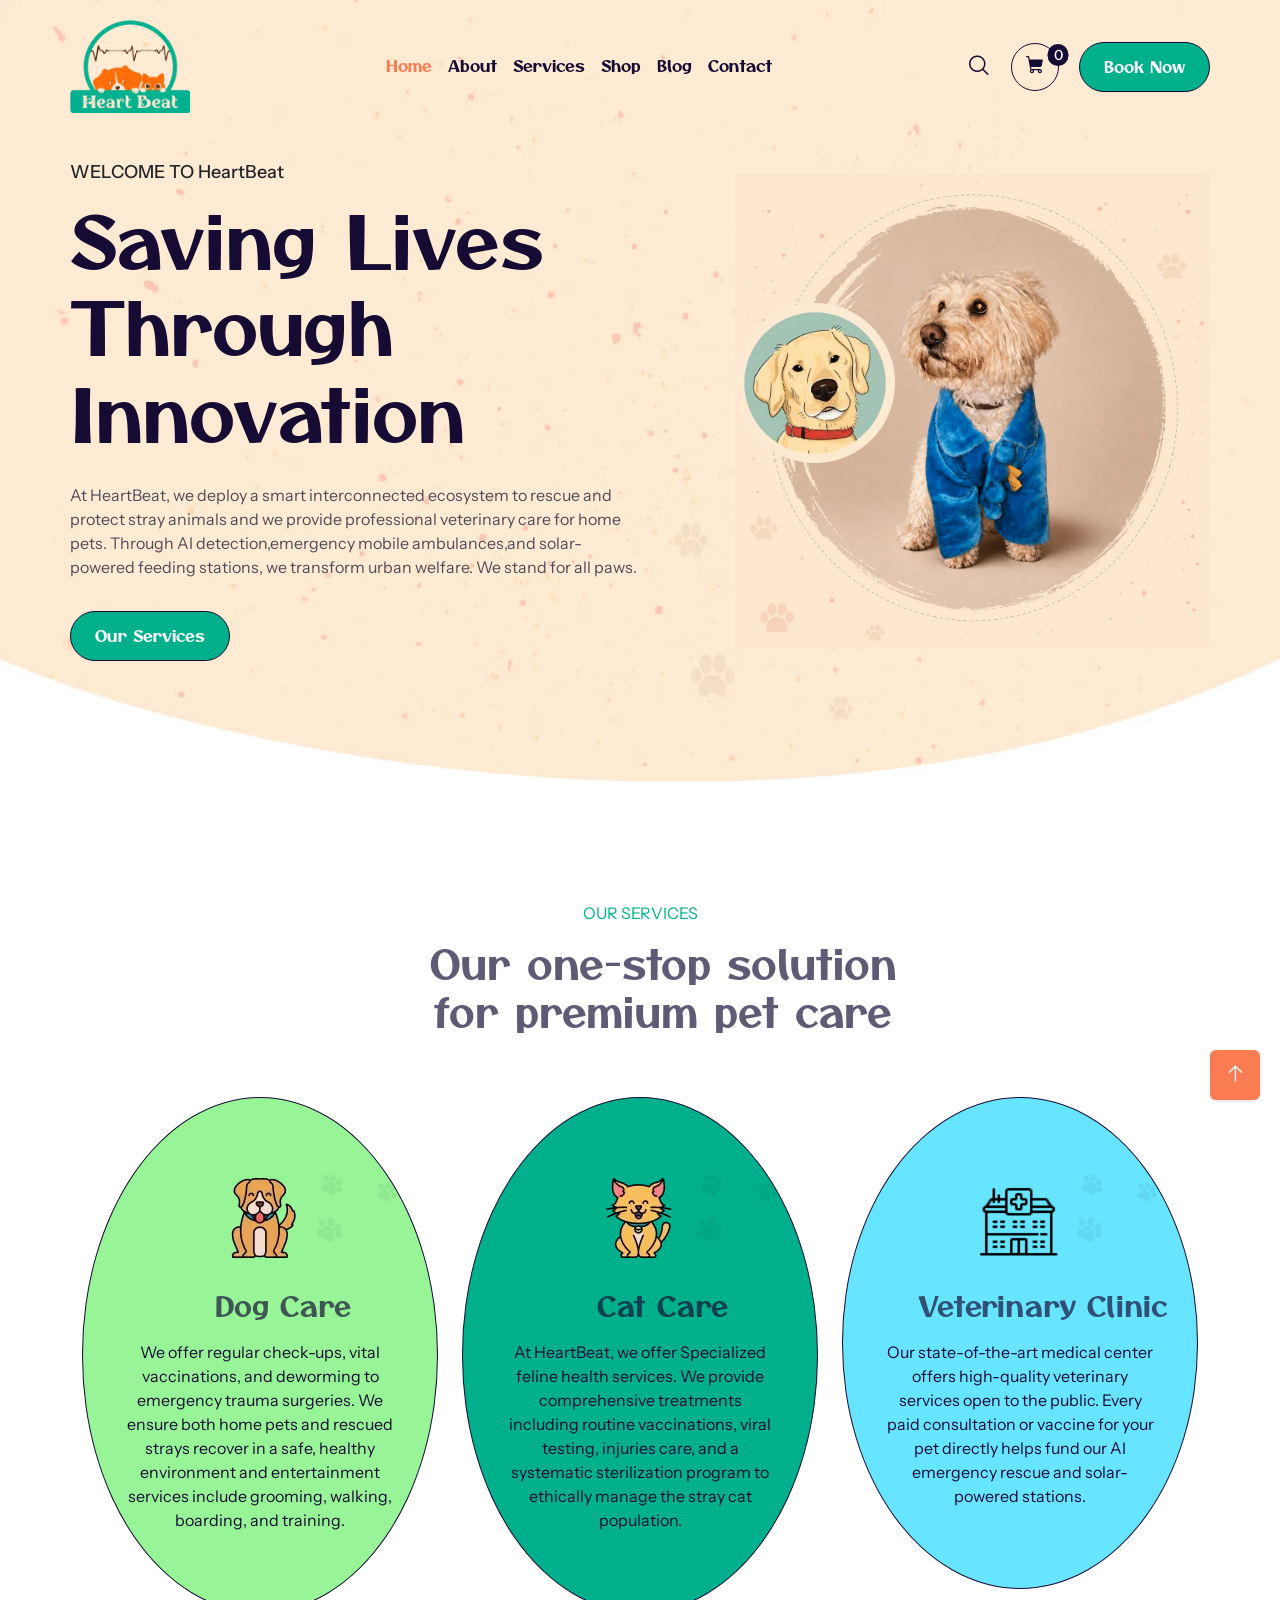
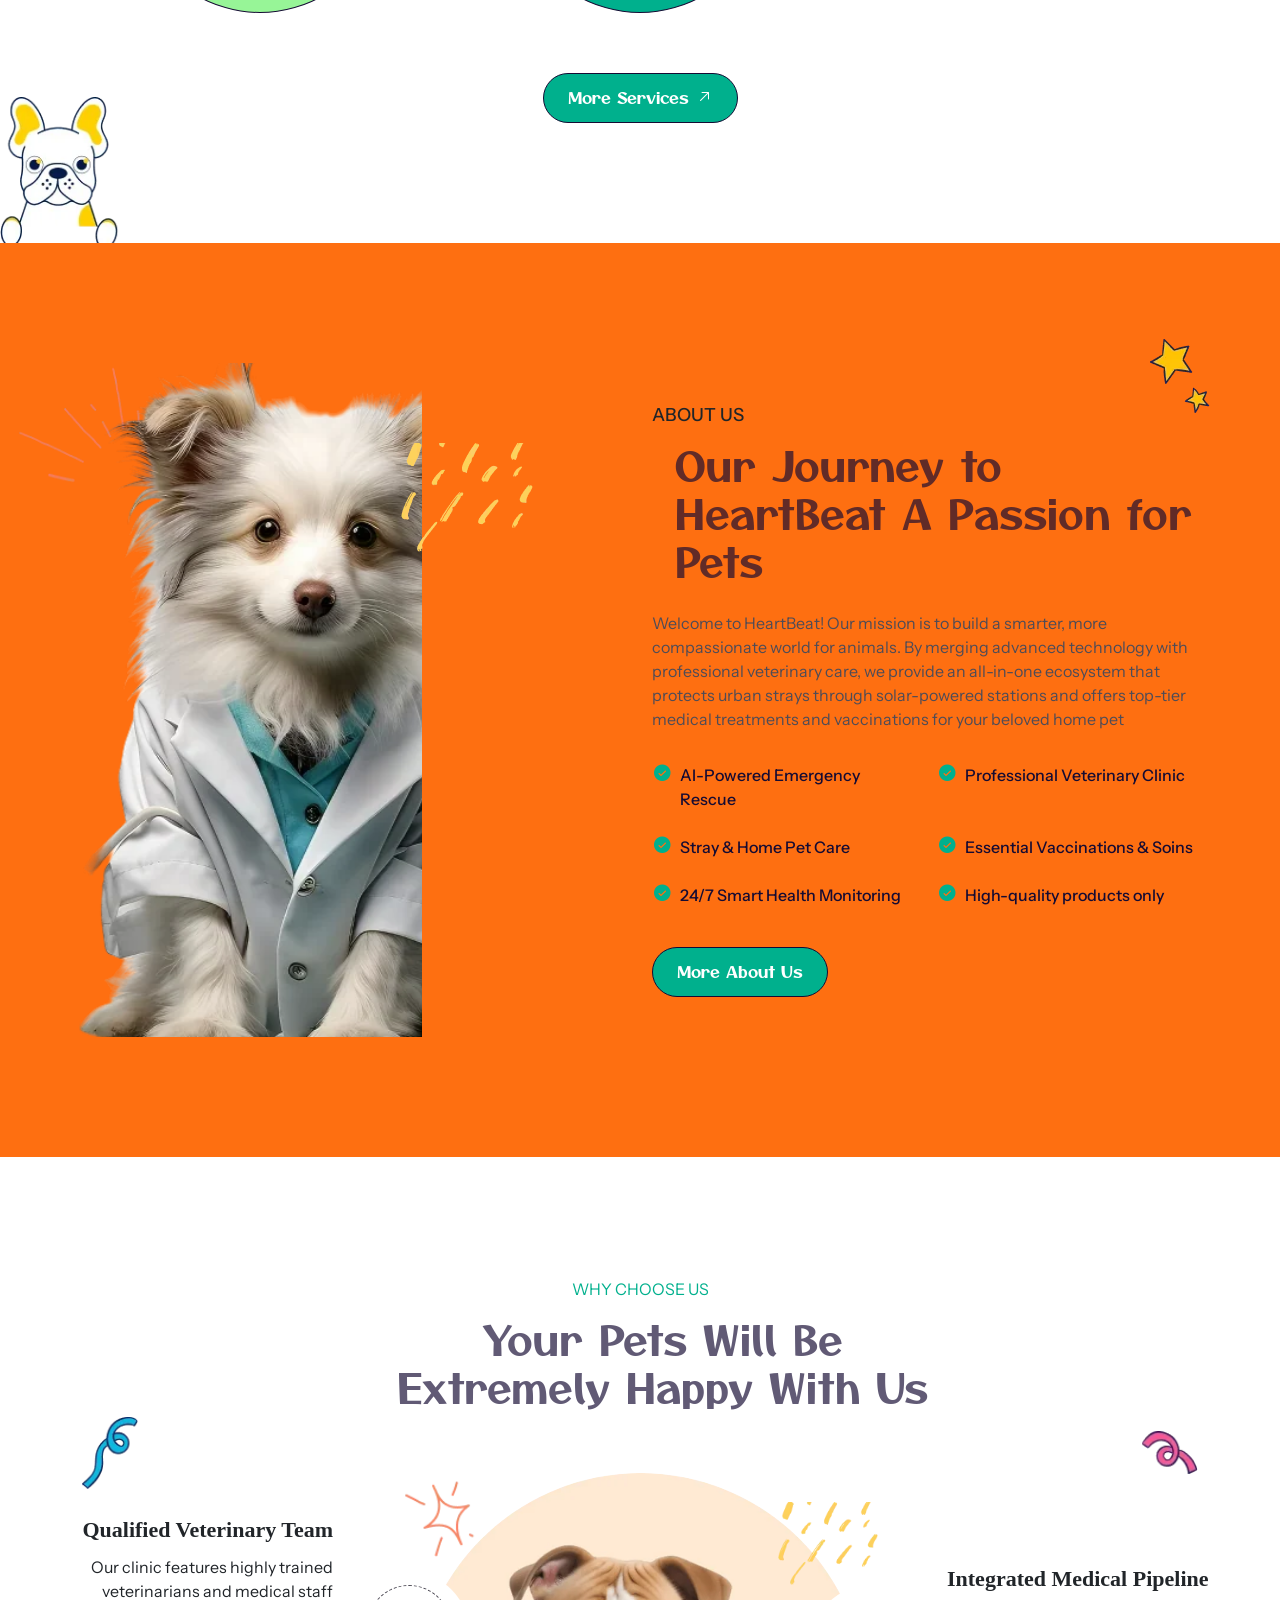
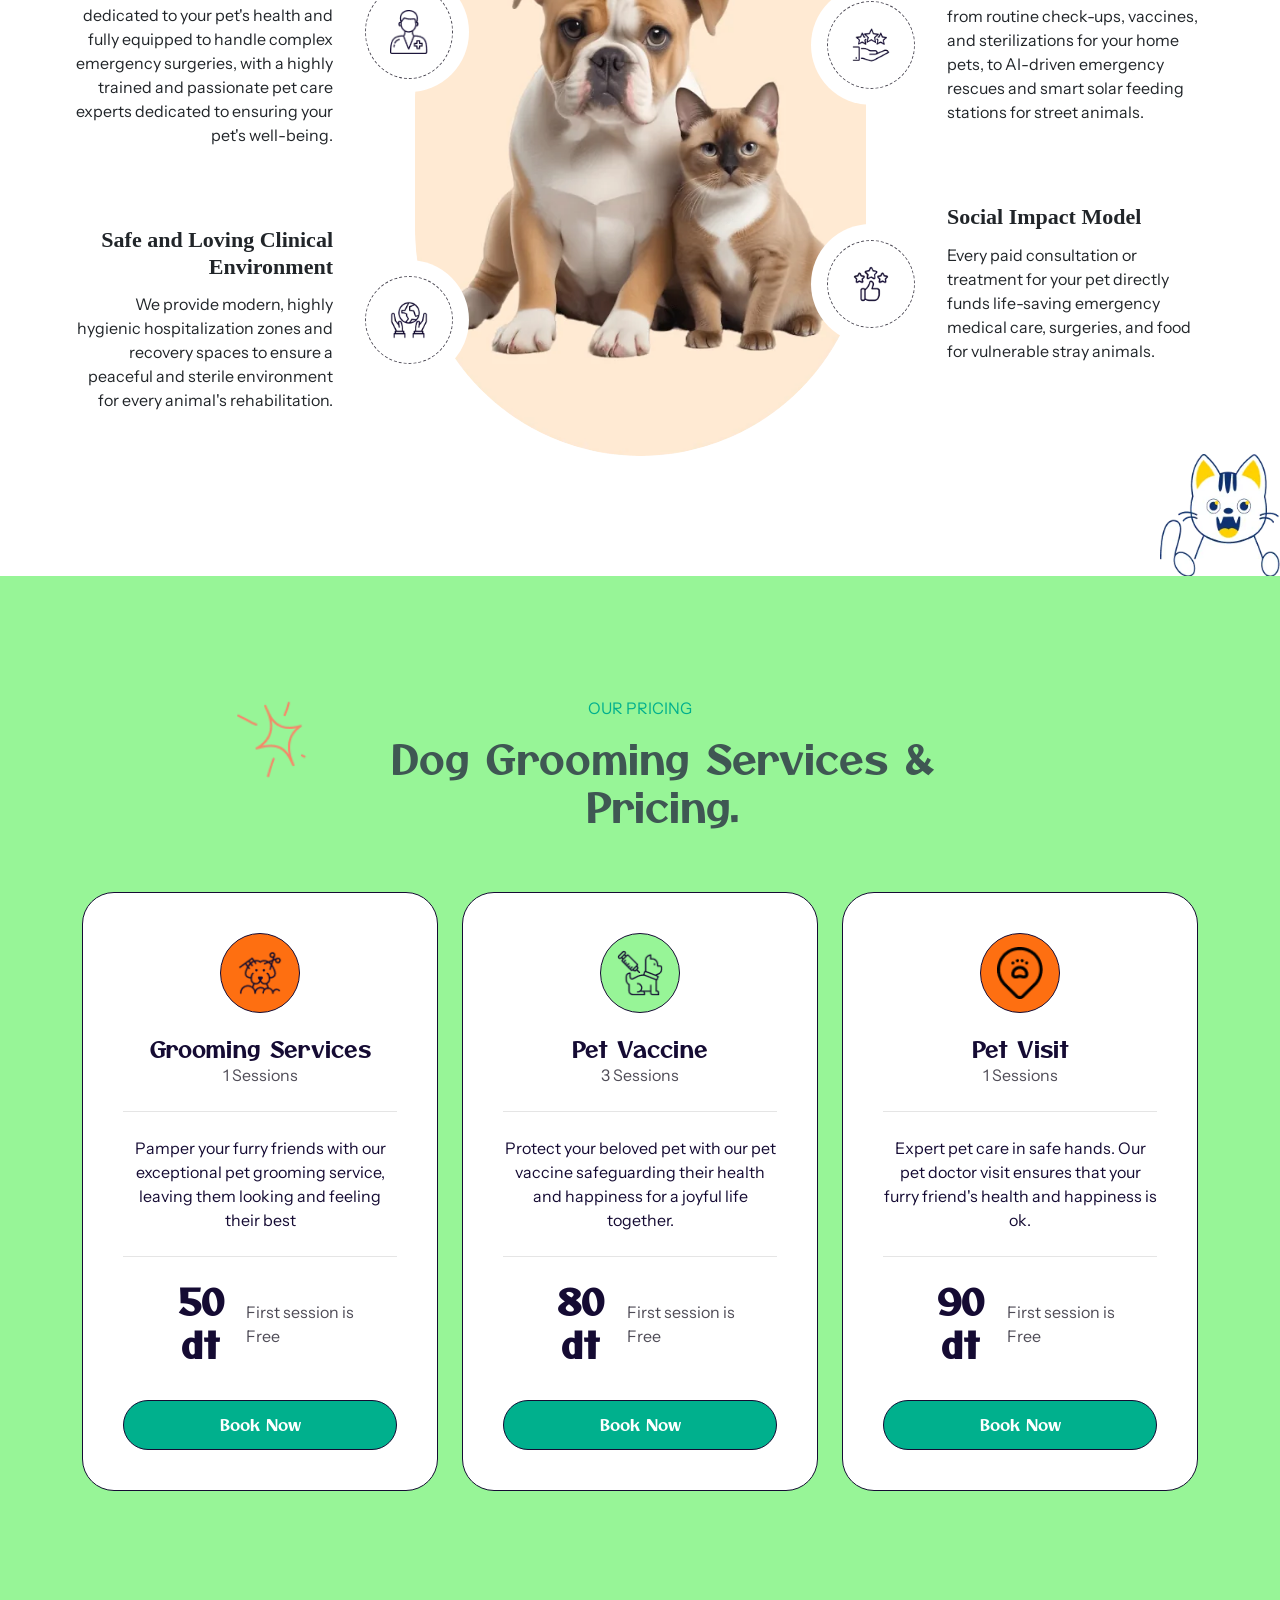
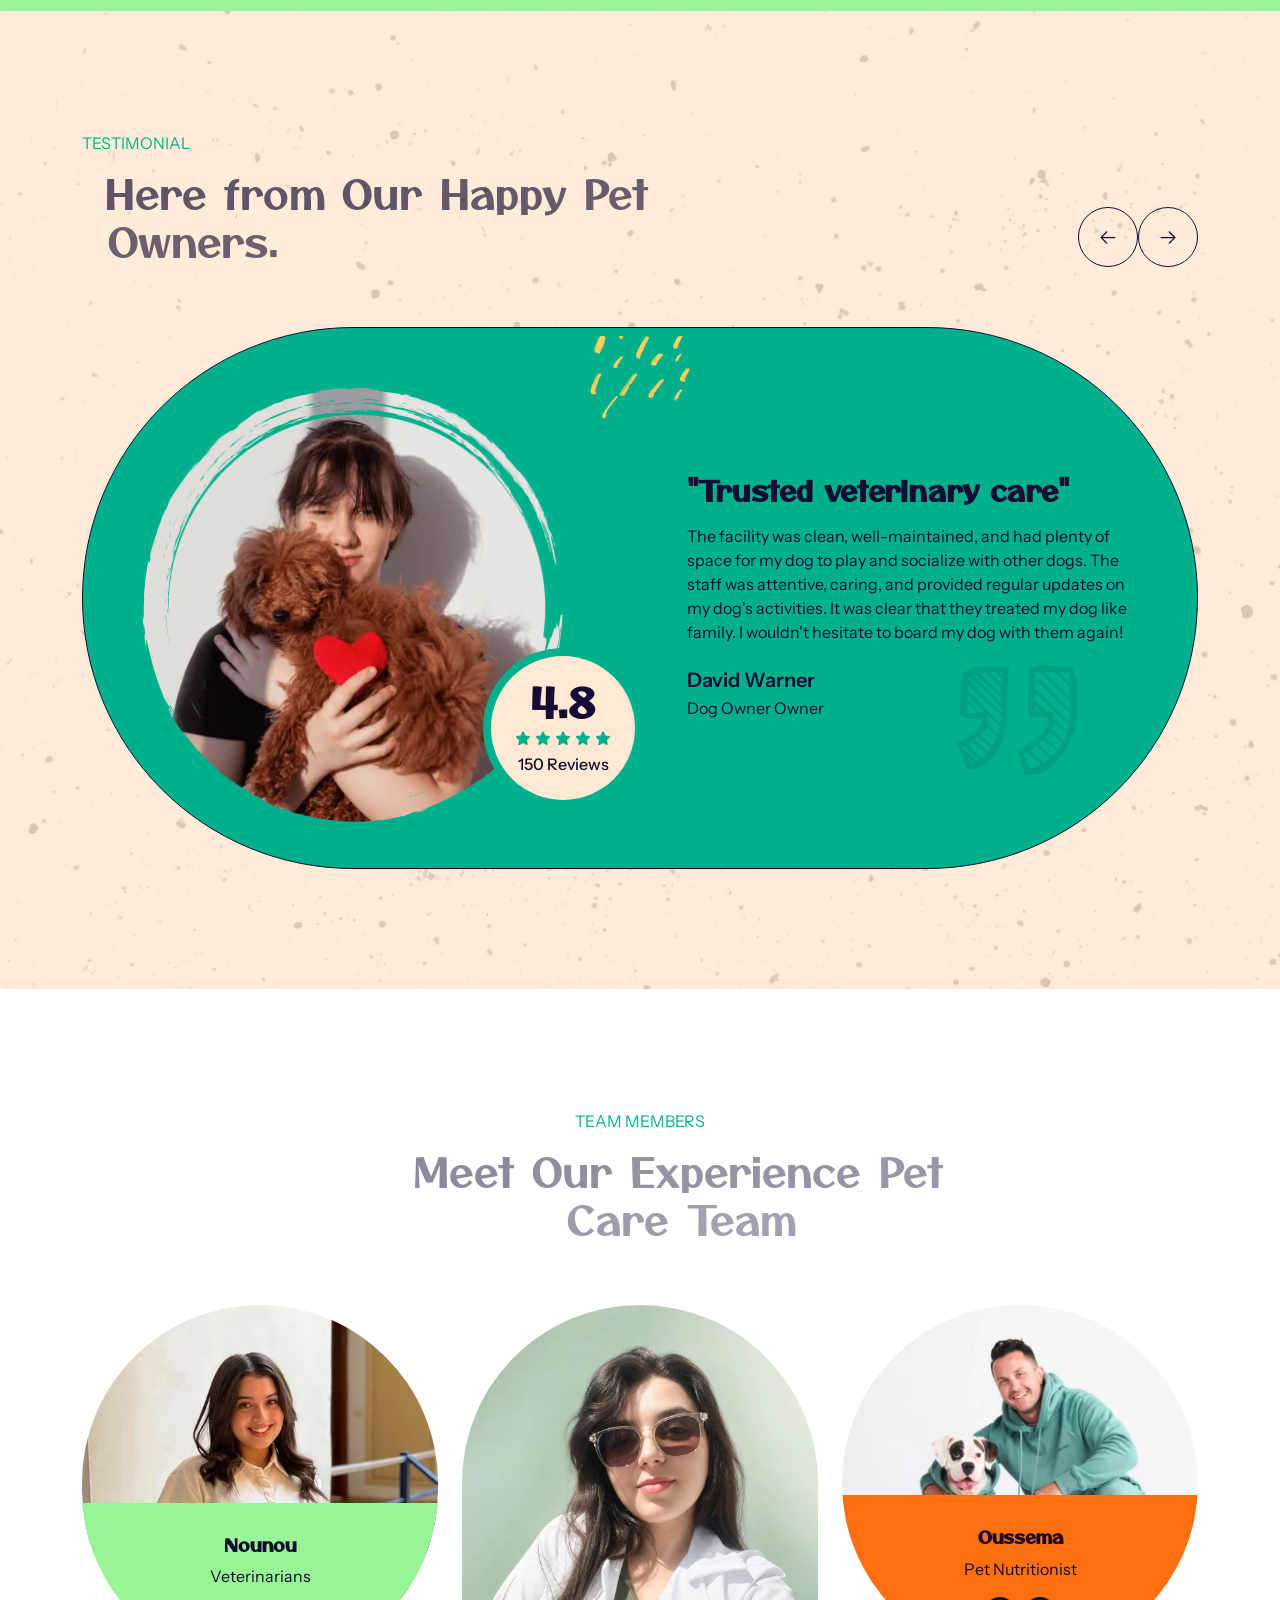
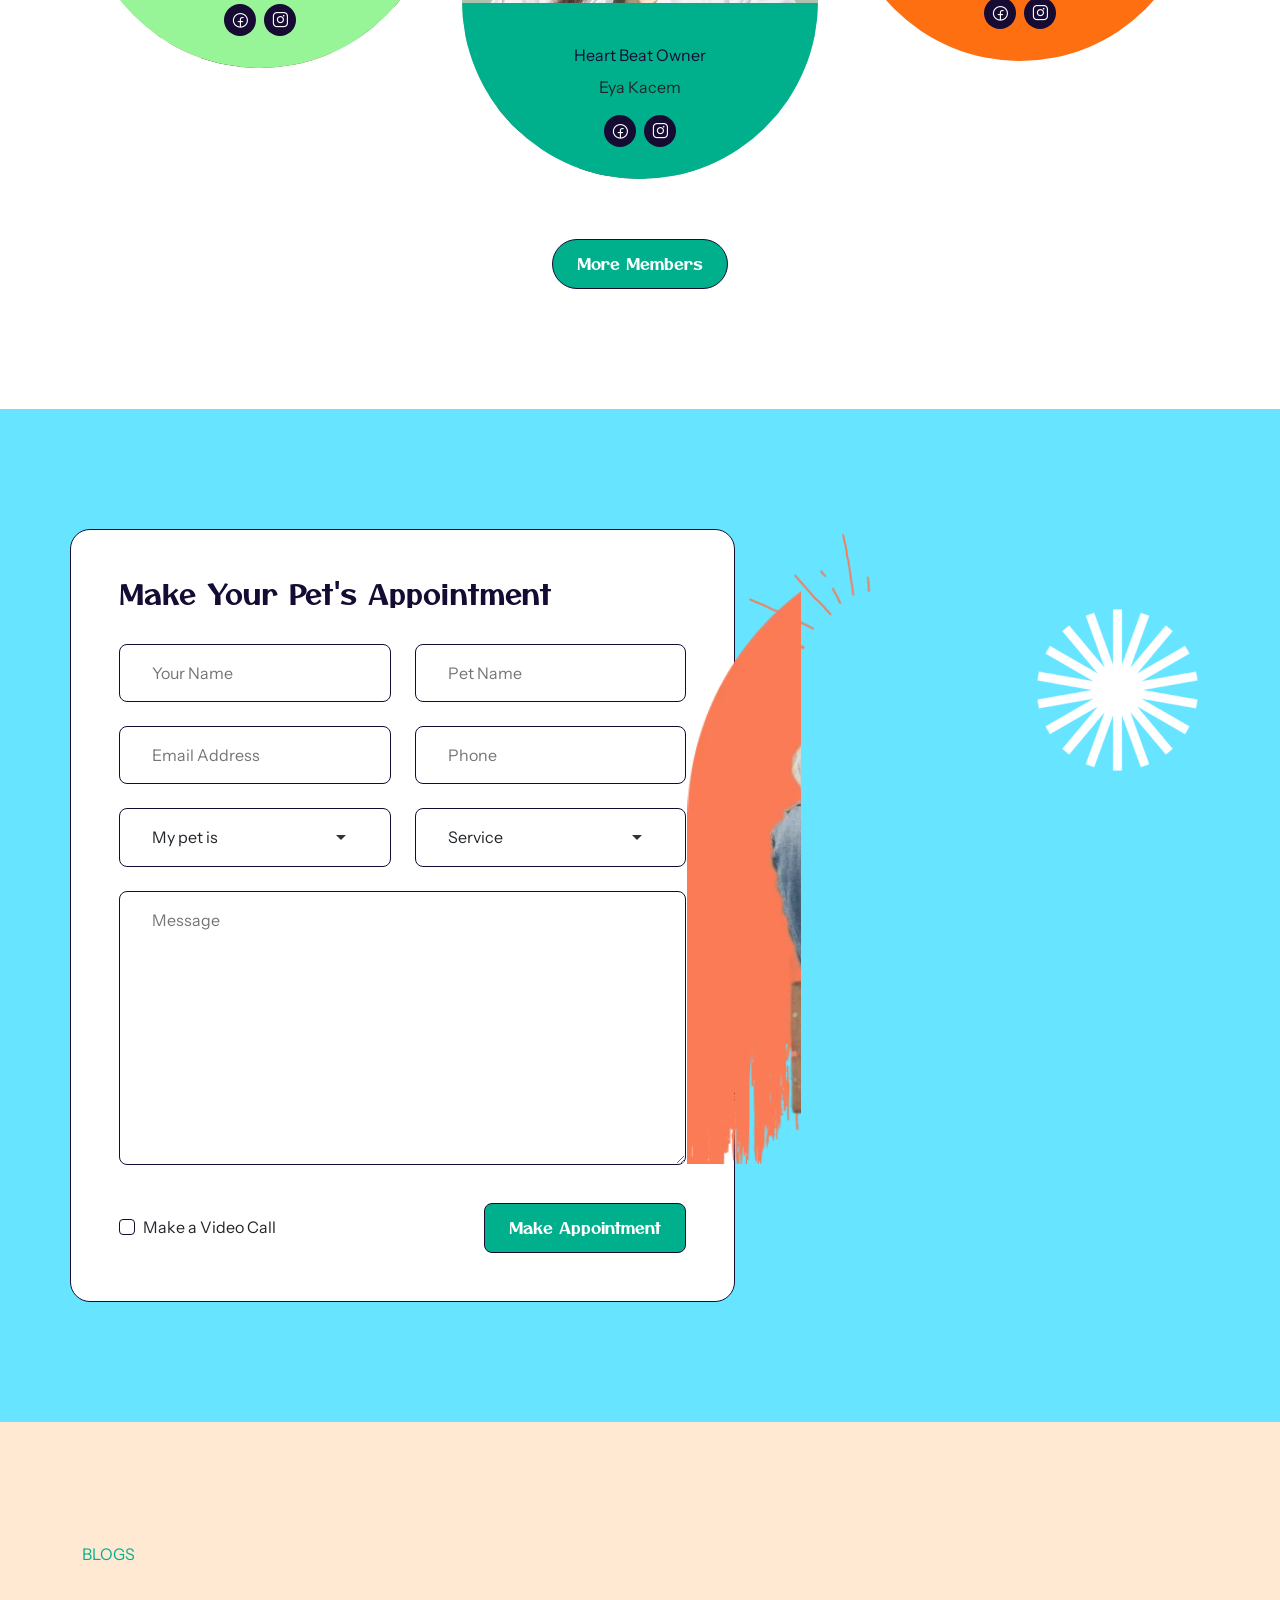
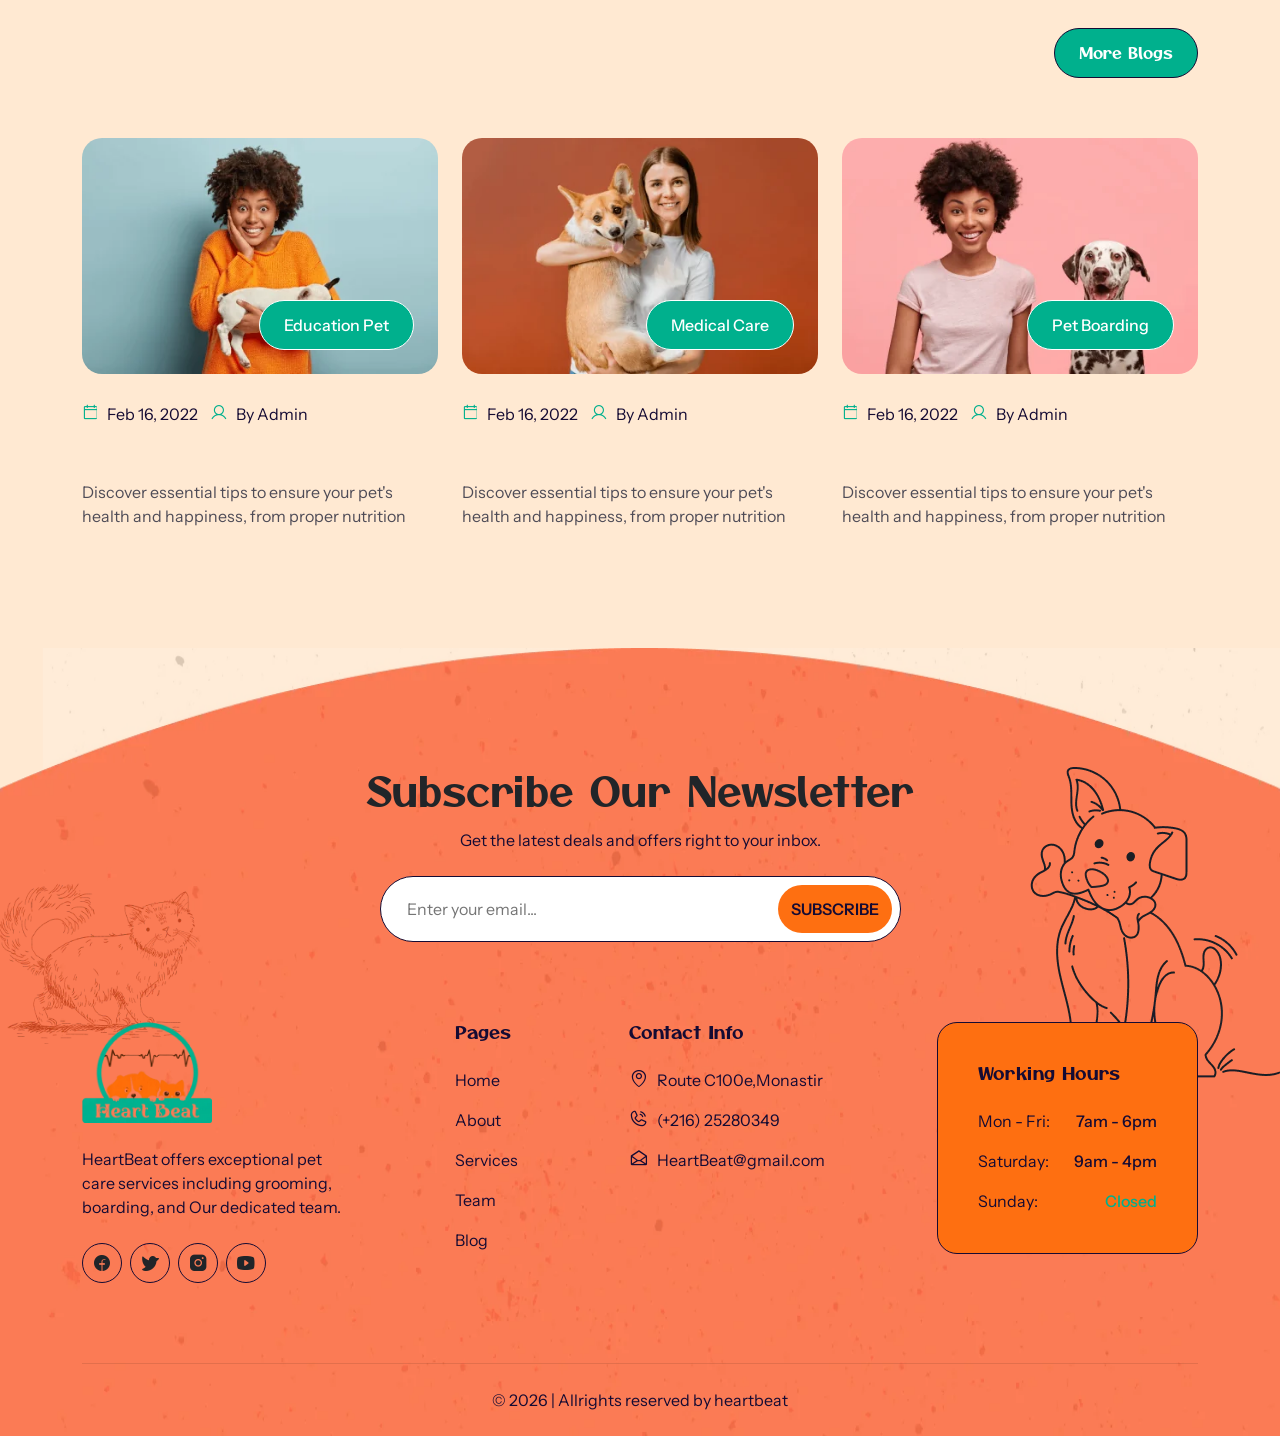
<file: index.html>
<!DOCTYPE html>
<html lang="en">
<!-- head -->

<!-- Mirrored from petpath-demo.vercel.app/main/index.html by HTTrack Website Copier/3.x [XR&CO'2014], Sat, 18 Apr 2026 23:03:25 GMT -->
<!-- Added by HTTrack -->
<meta http-equiv="content-type" content="text/html;charset=utf-8" /><!-- /Added by HTTrack -->

<head>
  <meta charset="utf-8">
  <meta name="viewport" content="width=device-width, initial-scale=1">
  <title>HeartBeat | AI-Powered Pet Care &amp; Veterinary Services in Monastir, Tunisia</title>
  <meta name="description" content="HeartBeat offers AI-powered emergency rescue, veterinary clinic, smart pet feeding stations &amp; pet care services in Monastir, Tunisia. Compassionate care for your pets.">
  <meta name="robots" content="index, follow">
  <link rel="canonical" href="https://heartthebeat.vercel.app/">
  <meta property="og:type" content="website">
  <meta property="og:site_name" content="HeartBeat">
  <meta property="og:title" content="HeartBeat | AI-Powered Pet Care &amp; Veterinary Services in Monastir, Tunisia">
  <meta property="og:description" content="HeartBeat offers AI-powered emergency rescue, veterinary clinic, smart pet feeding stations &amp; pet care services in Monastir, Tunisia.">
  <meta property="og:url" content="https://heartthebeat.vercel.app/">
  <meta property="og:image" content="https://heartthebeat.vercel.app/assets/images/favicon.webp">
  <meta name="twitter:card" content="summary_large_image">
  <meta name="twitter:title" content="HeartBeat | AI-Powered Pet Care &amp; Veterinary Services in Monastir, Tunisia">
  <meta name="twitter:description" content="HeartBeat offers AI-powered emergency rescue, veterinary clinic, smart pet feeding stations &amp; pet care services in Monastir, Tunisia.">
  <link rel="shortcut icon" href="assets/images/favicon.webp" type="image/x-icon">

  <script type="application/ld+json">
    {
      "@context": "https://schema.org",
      "@graph": [
        {
          "@type": "Organization",
          "@id": "https://heartthebeat.vercel.app/#organization",
          "name": "HeartBeat",
          "url": "https://heartthebeat.vercel.app/",
          "logo": "https://heartthebeat.vercel.app/assets/images/favicon.webp",
          "contactPoint": {
            "@type": "ContactPoint",
            "telephone": "+216-25280349",
            "contactType": "customer service"
          },
          "sameAs": [
            "https://facebook.com/heartbeat",
            "https://twitter.com/heartbeat",
            "https://instagram.com/heartbeat"
          ]
        },
        {
          "@type": "LocalBusiness",
          "@id": "https://heartthebeat.vercel.app/#localbusiness",
          "name": "HeartBeat Veterinary Clinic",
          "image": "https://heartthebeat.vercel.app/assets/images/favicon.webp",
          "url": "https://heartthebeat.vercel.app/",
          "telephone": "+216-25280349",
          "email": "HeartBeat@gmail.com",
          "address": {
            "@type": "PostalAddress",
            "streetAddress": "Route C100e",
            "addressLocality": "Monastir",
            "addressCountry": "TN"
          },
          "openingHoursSpecification": [
            { "@type": "OpeningHoursSpecification", "dayOfWeek": "Monday", "opens": "09:00", "closes": "18:00" },
            { "@type": "OpeningHoursSpecification", "dayOfWeek": "Tuesday", "opens": "09:00", "closes": "18:00" },
            { "@type": "OpeningHoursSpecification", "dayOfWeek": "Wednesday", "opens": "09:00", "closes": "18:00" },
            { "@type": "OpeningHoursSpecification", "dayOfWeek": "Thursday", "opens": "09:00", "closes": "18:00" },
            { "@type": "OpeningHoursSpecification", "dayOfWeek": "Friday", "opens": "09:00", "closes": "18:00" },
            { "@type": "OpeningHoursSpecification", "dayOfWeek": "Saturday", "opens": "09:00", "closes": "14:00" }
          ]
        },
        {
          "@type": "WebSite",
          "@id": "https://heartthebeat.vercel.app/#website",
          "url": "https://heartthebeat.vercel.app/",
          "name": "HeartBeat",
          "description": "AI-powered pet care, veterinary services & smart feeding stations in Monastir, Tunisia.",
          "publisher": { "@id": "https://heartthebeat.vercel.app/#organization" }
        }
      ]
    }
  </script>
  <script defer src="assets/js/main.js"></script>
  <link href="assets/css/style.css" rel="stylesheet">
</head>

<body>
  <!-- preloader -->
  <!-- preloader  -->
  <div class="preloader">
    <div class="loader">
      <div class="loader-square"></div>
      <div class="loader-square"></div>
      <div class="loader-square"></div>
      <div class="loader-square"></div>
      <div class="loader-square"></div>
      <div class="loader-square"></div>
      <div class="loader-square"></div>
    </div>
  </div>
  <!-- back to top -->
  <button class="back-to-top position-fixed end-0 bottom-0 d-center me-5">
    <span class="text-h4">
      <i class="ph ph-arrow-up"></i>
    </span>
  </button>
  <!-- header -->
  <!-- header section start -->
  <header class="header-section position-fixed top-0 start-50 translate-middle-x" data-lenis-prevent>
    <div class="container px-0">
      <!-- navbar area -->
      <div class="d-flex align-items-center justify-content-between px-lg-0 px-4 py-lg-5 py-3">
        <div class="logo">
          <a href="index.html">
            <img src="assets/images/logo.webp" alt="logo" class="d-none d-lg-block" width="120px">
            <img src="assets/images/logo.webp" alt="logo" class="d-lg-none" width="80px">
          </a>
        </div>
        <nav class="navbar-area">
          <ul class="nav-menu-items d-lg-flex d-grid gap-3xl-8 gap-xxl-6 gap-4">
            <li class="menu-link">
              <a href="index.html" class="slide-vertical" data-splitting>Home</a>
            </li>
            <li class="menu-link">
              <a href="about-us.html" class="slide-vertical" data-splitting>About</a>
            </li>
            <li class="menu-link">
              <a href="services.html" class="slide-vertical" data-splitting>Services</a>
            </li>
            <li class="menu-link">
              <a href="shop.html" class="slide-vertical" data-splitting>Shop</a>
            </li>
            <li class="menu-link">
              <a href="blogs.html" class="slide-vertical" data-splitting>Blog</a>
            </li>
            <li class="menu-link">
              <a href="contact-us.html" class="slide-vertical" data-splitting>Contact</a>
            </li>
          </ul>
        </nav>
        <div class="nav-btns d-flex align-items-center gap-lg-5 gap-3">

          <!-- search icon -->
          <button class="search-btn text-2xl font-semibold text-n20">
            <i class="ph ph-magnifying-glass"></i>
          </button>

          <button
            class="cart-btn icon-48px position-relative border n20-border text-n20 hover-bg-primary hover-text-n0">
            <span
              class="badge radius-pill text-n0 text-sm fw-medium bg-n20 position-absolute top-50 start-100 translate-middle z-1 mt-n3">0</span>
            <span class="text-xl font-semibold">
              <i class="ph-fill ph-shopping-cart"></i>
            </span>
          </button>

          <a href="contact-us.html" class="btn-primary text-nowrap">Book Now</a>

          <button class="menu-toggle-btn text-2xl">
            <i class="ph ph-list"></i>
          </button>
        </div>
      </div>
    </div>
  </header>
  <!-- header section end -->
  <!-- search form -->
  <div
    class="search-form-wrapper position-fixed top-0 start-0 w-100 vh-100 d-flex align-items-center justify-content-center bg-n10">
    <button class="search-close-btn position-absolute top-0 end-0 text-2xl text-n0 mt-5 me-5"><i
        class="ph ph-x"></i></button>
    <div class="search-form">
      <form class="d-flex align-items-center gap-4 border n10-border p-2">
        <input type="text" placeholder="Search ..." class="w-100 p-2">
        <button type="submit" class="text-2xl text-n0">
          <i class="ph ph-magnifying-glass"></i>
        </button>
      </form>
    </div>
  </div>

  <!-- main start -->
  <main>
    <!-- hero section start -->
    <section class="hero-section pt-120 pb-120">
      <div class="bg-banner position-absolute top-0 start-0 w-100 h-100 z-n1">
        <img class="w-100 h-100" src="assets/images/hero-bg.webp" alt="bg banner">
      </div>
      <div class="container mt-10">
        <div class="row g-6 justify-content-between align-items-center">
          <div class="col-xl-6 col-lg-7 px-lg-0">
            <span class="d-block text-lg fw-medium mb-4">WELCOME TO HeartBeat</span>
            <h2 class="text-animation-word display-two text-n20 fw-normal mb-lg-6 mb-4">
              Saving Lives Through Innovation
            </h2>
            <p class="text-base text-n10 mb-lg-8 mb-md-6 mb-4">
             At HeartBeat, we deploy a smart interconnected ecosystem to rescue and protect stray animals and we provide professional veterinary care for  home pets.
             Through AI detection,emergency mobile ambulances,and solar-powered feeding stations, we transform urban welfare.
             We stand for all paws.
            </p>
            <a href="services.html" class="btn-primary text-xl">
              Our Services
            </a>
          </div>
          <div class="col-lg-5 px-lg-0">
            <div class="hero-banner position-relative reveal-left overflow-visible">
              <img src="assets/images/58b8ce1b-3e9b-4217-b807-c120c6c18062.webp" alt="hero image">
              <div class="hero-thumb banner-element elementBottom rotateLeft position-absolute start-0">
                <img class="w-100" src="assets/images/hero-thumb.webp" alt="hero thumb">
              </div>
            </div>
          </div>
        </div>
      </div>
    </section>
    <!-- hero section end -->

    <!-- service section start -->
    <section class="service-section pt-120 pb-120">
      <div class="container">
        <div class="row justify-content-center mb-lg-15 mb-md-10 mb-8">
          <div class="col-xl-6 col-lg-8 text-center">
            <span class="d-block text-primary text-uppercase mb-lg-4 mb-3">Our Services</span>
            <h2 class="text-animation-word text-h1 text-center font-otomanopee text-n20 fw-normal">
              Our one-stop solution for premium pet care
            </h2>
          </div>
        </div>
        <div class="row g-6 mb-lg-15 mb-md-10 mb-8 justify-content-center justify-content-md-start">
          <div class="col-lg-4 col-md-6 col-xs-10">
            <div
              class="service-card position-relative text-center py-xl-20 py-lg-15 py-sm-12 py-18 px-xl-10 px-sm-8 px-10 border n20-border radius-circle bg-secondary3 overflow-hidden">
              <div class="dog-paws position-absolute end-0 top-0 me-10 mt-10">
                <img class="w-100" src="assets/images/dog-paws.webp" alt="">
              </div>
              <div class="icon-80px mx-auto radius-0 mb-lg-8 mb-6">
                <img class="w-100" src="assets/images/service-icon-1.webp" alt="dog icon">
              </div>
              <a href="service-details.html"
                class="text-animation-line text-h3 text-n20 font-otomanopee fw-normal mb-4 hover-underline">Dog
                Care</a>
              <p class="text-n20">
                 We offer regular check-ups, vital vaccinations, 
                and deworming to emergency trauma surgeries. We ensure both home pets and rescued strays recover in a safe, healthy environment
                and entertainment services include grooming, walking, boarding,
               and training.
              </p>
            </div>
          </div>
          <div class="col-lg-4 col-md-6 col-xs-10">
            <div
              class="service-card position-relative text-center py-xl-20 py-lg-15 py-sm-12 py-18 px-xl-10 px-sm-8 px-10 border n20-border radius-circle bg-primary overflow-hidden">
              <div class="dog-paws position-absolute end-0 top-0 me-10 mt-10">
                <img class="w-100" src="assets/images/dog-paws.webp" alt="">
              </div>
              <div class="icon-80px mx-auto radius-0 mb-lg-8 mb-6">
                <img class="w-100" src="assets/images/service-icon-2.webp" alt="dog icon">
              </div>
              <a href="service-details.html"
                class="text-animation-line text-h3 text-n20 font-otomanopee fw-normal mb-4 hover-underline">Cat
                Care</a>
              <p class="text-n20">
                At HeartBeat, we offer Specialized feline health services. We provide comprehensive treatments including routine vaccinations,
               viral testing, injuries care, and a systematic sterilization program to ethically manage the stray cat population.
              </p>
            </div>
          </div>
          <div class="col-lg-4 col-md-6 col-xs-10">
            <div
              class="service-card position-relative text-center py-xl-20 py-lg-15 py-sm-12 py-18 px-xl-10 px-sm-8 px-10 border n20-border radius-circle bg-secondary2 overflow-hidden">
              <div class="dog-paws position-absolute end-0 top-0 me-10 mt-10">
                <img class="w-100" src="assets/images/dog-paws.webp" alt="dog icon">
              </div>
              <div class="icon-80px mx-auto radius-0 mb-lg-8 mb-6">
                <img class="w-100" src="assets/images/icons8-hospital-64.webp" alt="dog icon">
              </div>
              <a href="service-details.html"
                class="text-animation-line text-h3 text-n20 font-otomanopee fw-normal mb-4 hover-underline">Veterinary Clinic</a>
              <p class="text-n20">
                Our state-of-the-art medical center offers high-quality veterinary services open to the public.
              Every paid consultation or vaccine for your pet directly helps fund our AI emergency rescue and solar-powered stations.
              </p>
            </div>
          </div>
        </div>
        <div class="text-center">
          <a href="services.html" class="btn-primary text-xl">
            More Services
            <span><i class="ph ph-arrow-up-right"></i></span>
          </a>
        </div>
        <div class="vector-white banner-element elementLeft position-absolute bottom-0 z-n1">
          <img class="w-100" src="assets/images/dog-vector-white.webp" alt="dog vector">
        </div>
      </div>
    </section>
    <!-- services section end -->

    <!-- about us section start -->
    <section class="about-us-section pt-120 pb-120 bg-secondary">
      <div class="container position-relative">
        <div class="two-star position-absolute top-0 right-xxl-n10 right-0">
          <img class="w-100" src="assets/images/two-star.webp" alt="two star">
        </div>
        <div class="row g-6 justify-content-between align-items-center">
          <div class="col-lg-5 order-last order-lg-first">
            <div class="position-relative">
              <div class="sun-vector position-absolute top-0 start-0 translate-middle-x">
                <img class="w-100" src="assets/images/sun-vector.webp" alt="vector">
              </div>
              <div class="about-us-banner position-relative">
                <div class="position-absolute top-0 end-0 mt-20 z-1">
                  <img class="w-100" src="assets/images/rain-drop.webp" alt="rain drop">
                </div>
                <div class="reveal-left">
                  <img class="w-100 h-100" src="assets/images/about-section-banner.webp" alt="hero banner">
                </div>
              </div>
            </div>
          </div>
          <div class="col-xl-6 col-lg-7">
            <span class="d-block text-lg fw-medium mb-4">ABOUT US</span>
            <h2 class="text-animation-word text-h1 text-n20 fw-normal mb-lg-6 mb-4">
              Our Journey to HeartBeat A Passion for Pets
            </h2>
            <p class="text-base text-n10 mb-lg-8 mb-md-6 mb-4">
              Welcome to HeartBeat! Our mission is to build a smarter, more compassionate world for animals.
              By merging advanced technology with professional veterinary care, we provide an all-in-one ecosystem
             that protects urban strays through solar-powered stations and offers top-tier medical treatments and 
             vaccinations for your beloved home pet</p>
            <ul class="d-flex gap-xl-6 gap-4 flex-wrap list-w-50 mb-lg-10 mb-md-8 mb-6">
              <li class="d-flex gap-lg-2 gap-1 fw-medium text-n20 font-instrument">
                <span class="text-xl text-primary">
                  <i class="ph-fill ph-check-circle"></i>
                </span>
                AI-Powered Emergency Rescue
              </li>
              <li class="d-flex gap-lg-2 gap-1 fw-medium text-n20 font-instrument">
                <span class="text-xl text-primary">
                  <i class="ph-fill ph-check-circle"></i>
                </span>
                Professional Veterinary Clinic
              </li>
              <li class="d-flex gap-lg-2 gap-1 fw-medium text-n20 font-instrument">
                <span class="text-xl text-primary">
                  <i class="ph-fill ph-check-circle"></i>
                </span>
                Stray & Home Pet Care
              </li>
              <li class="d-flex gap-lg-2 gap-1 fw-medium text-n20 font-instrument">
                <span class="text-xl text-primary">
                  <i class="ph-fill ph-check-circle"></i>
                </span>
                Essential Vaccinations & Soins
              </li>
              <li class="d-flex gap-lg-2 gap-1 fw-medium text-n20 font-instrument">
                <span class="text-xl text-primary">
                  <i class="ph-fill ph-check-circle"></i>
                </span>
                24/7 Smart Health Monitoring
              </li>
              <li class="d-flex gap-lg-2 gap-1 fw-medium text-n20 font-instrument">
                <span class="text-xl text-primary">
                  <i class="ph-fill ph-check-circle"></i>
                </span>
                High-quality products only
              </li>
            </ul>
            <a href="about-us.html" class="btn-primary text-xl">
              More About Us
            </a>
          </div>
        </div>
      </div>
    </section>
    <!-- about us section end -->

    <!-- why choose us section -->
    <!-- why choose us section start -->
    <section class="choose-us-section pt-120 pb-120">
      <div class="container">
        <div class="row justify-content-center mb-lg-15 mb-md-10 mb-8 position-relative">
          <div class="col-xl-6 col-lg-8 text-center px-lg-0">
            <span class="d-block text-primary text-uppercase mb-lg-4 mb-3">WHY CHOOSE US</span>
            <h2 class="text-animation-word text-h1 text-center font-otomanopee text-n20 fw-normal">
              Your Pets Will Be Extremely
              Happy With Us
            </h2>
          </div>
          <div class="icon-80px position-absolute start-0 top-100">
            <img class="w-100" src="assets/images/spiral-1.webp" alt="spiral shape">
          </div>
          <div class="icon-80px position-absolute end-0 top-100">
            <img class="w-100" src="assets/images/spiral-2.webp" alt="spiral shape">
          </div>
        </div>

        <div class="row gy-6 gy-md-0 position-relative d-center justify-content-start justify-content-md-center">
          <div class="col-md-3 d-center order-1 order-md-0">
            <div class="items-wrapper start-0 d-center flex-column gap-lg-20 gap-md-10 gap-6 text-end">
              <div class="single-area d-flex align-items-md-center gap-2 gap-md-4 justify-content-end">
                <div class="content-area text-start text-md-end order-1 order-md-0">
                  <h4 class="font-playfair mb-3">Qualified Veterinary Team</h4><p>
                    Our clinic features highly trained veterinarians and medical staff dedicated 
                    to your pet's health and fully equipped to handle complex emergency surgeries,
                    with a highly trained and passionate pet care experts dedicated to ensuring your pet's well-being.</p>
                </div>
                <div class="img-area box-style box-primary p-lg-4 p-2">
                  <span class="icon-area d-block p-lg-6 p-md-4 p-2 radius-circle">
                    <img class="transition w-100" src="assets/images/choose-us-icon-1.webp" alt="Icon">
                  </span>
                </div>
              </div>
              <div class="single-area d-flex align-items-md-center gap-2 gap-md-4 justify-content-end">
                <div class="content-area text-start text-md-end order-1 order-md-0">
                  <h4 class="font-playfair mb-3">Safe and Loving Clinical Environment</h4><p>We provide modern, highly hygienic hospitalization zones and recovery
                  spaces to ensure a peaceful and sterile environment for every animal's rehabilitation.</p>
                </div>
                <div class="img-area box-style box-primary p-lg-4 p-2">
                  <span class="icon-area d-block p-lg-6 p-md-4 p-2 radius-circle">
                    <img class="transition w-100" src="assets/images/choose-us-icon-2.webp" alt="Icon">
                  </span>
                </div>
              </div>
            </div>
          </div>
          <div class="col-md-5 col-sm-12 position-relative z-n1">
            <div class="icon-80px position-absolute top-0 start-0 d-none d-lg-block">
              <img class="w-100" src="assets/images/bright-star.webp" alt="bright start">
            </div>
            <div class="icon-100px position-absolute top-5 end-0 d-none d-lg-block">
              <img class="w-100" src="assets/images/rain-drop.webp" alt="bright start">
            </div>
            <div class="choose-us-area cus-z-1 d-none d-md-block">
              <img src="assets/images/why-choose-us-banner.webp" class="w-100 rounded-pill" alt="Icon">
            </div>
          </div>
          <div class="col-md-3 d-center">
            <div class="items-wrapper end-0 d-center flex-column gap-lg-20 gap-md-10 gap-6">
              <div class="single-area d-flex align-items-md-center gap-2 gap-md-4 justify-content-end">
                <div class="content-area order-1">
                  <h4 class="font-playfair mb-3">Integrated Medical Pipeline</h4>
                  <p>from routine check-ups, vaccines, and sterilizations for 
                    your home pets, to AI-driven emergency rescues and smart solar feeding stations for street animals.</p>
                </div>
                <div class="img-area box-style box-primary p-lg-4 p-2">
                  <span class="icon-area d-block p-lg-6 p-md-4 p-2 radius-circle">
                    <img class="transition w-100" src="assets/images/choose-us-icon-3.webp" alt="Icon">
                  </span>
                </div>
              </div>
              <div class="single-area d-flex align-items-md-center gap-2 gap-md-4 justify-content-end">
                <div class="content-area order-1">
                  <h4 class="font-playfair mb-3">Social Impact Model</h4>
                  <p>Every paid consultation or treatment for your pet directly funds life-saving emergency medical care, surgeries, 
                    and food for vulnerable stray animals.</p>
                </div>
                <div class="img-area box-style box-primary p-lg-4 p-2">
                  <span class="icon-area d-block p-lg-6 p-md-4 p-2 radius-circle">
                    <img class="transition w-100" src="assets/images/choose-us-icon-4.webp" alt="Icon">
                  </span>
                </div>
              </div>
            </div>
          </div>
        </div>
        <div class="vector-white banner-element elementRight position-absolute bottom-0 z-n1 d-none d-md-block">
          <img class="w-100" src="assets/images/cat-vector.webp" alt="dog vector">
        </div>
      </div>
    </section>
    <!-- why choose us section end -->

    <!-- pricing section  -->
    <!-- pricing section start  -->
    <section class="pricing-section pt-120 pb-120 bg-secondary3">
      <div class="container">
        <div class="row justify-content-center mb-lg-15 mb-md-10 mb-8 position-relative">
          <div class="col-xl-6 col-lg-8 text-center px-lg-0 position-relative">
            <div class="icon-80px position-absolute top-0 end-100 translate-middle-x">
              <img class="w-100" src="assets/images/bright-star.webp" alt="bright start">
            </div>
            <span class="d-block text-primary text-uppercase mb-lg-4 mb-3">OUR PRICING</span>
            <h2 class="text-animation-word text-h1 text-center font-otomanopee text-n20 fw-normal">
              Dog Grooming Services & Pricing.
            </h2>
          </div>
        </div>
        <div class="row g-6 justify-content-center justify-content-md-start">
          <div class="col-lg-4 col-md-6 col-xs-10">
            <div class="price-card p-xl-10 p-md-8 p-6 bg-white border n20-border text-center radius-32">
              <div class="icon-80px p-lg-4 p-2 mx-auto mb-lg-6 mb-4 border n20-border bg-secondary">
                <img class="w-100" src="assets/images/pricing-icon-1.webp" alt="icon">
              </div>
              <h4 class="text-n20 font-otomanopee fw-normal">Grooming Services</h4>
              <span class="text-n10">1 Sessions</span>
              <span class="d-block border-bottom n100-border1 my-lg-6 my-4"></span>
              <p class="text-center text-n20">
                Pamper your furry friends with our exceptional pet grooming service, leaving them
                looking and feeling their best
              </p>
              <span class="d-block border-bottom n100-border1 my-lg-6 my-4"></span>
              <div
                class="d-flex align-items-center justify-content-center gap-2 mb-lg-8 mb-md-6 mb-4 px-3xl-16 px-xl-10 px-lg-4">
                <span class="text-n20 text-h2 font-otomanopee fw-bold">50 dt</span>
                <span class="text-n10 text-start">
                  First session is Free
                </span>
              </div>
              <a href="contact-us.html" class="btn-primary w-100">Book Now</a>
            </div>
          </div>
          <div class="col-lg-4 col-md-6 col-xs-10">
            <div class="price-card p-xl-10 p-md-8 p-6 bg-white border n20-border text-center radius-32">
              <div class="icon-80px p-lg-4 p-2 mx-auto mb-lg-6 mb-4 border n20-border bg-secondary3">
                <img class="w-100" src="assets/images/pricing-icon-2.webp" alt="icon">
              </div>
              <h4 class="text-n20 font-otomanopee fw-normal">Pet Vaccine</h4>
              <span class="text-n10">3 Sessions</span>
              <span class="d-block border-bottom n100-border1 my-lg-6 my-4"></span>
              <p class="text-center text-n20">
                Protect your beloved pet with our pet vaccine safeguarding their health and happiness
                for a joyful life together.
              </p>
              <span class="d-block border-bottom n100-border1 my-lg-6 my-4"></span>
              <div
                class="d-flex align-items-center justify-content-center gap-2 mb-lg-8 mb-md-6 mb-4 px-3xl-16 px-xl-10 px-lg-4">
                <span class="text-n20 text-h2 font-otomanopee fw-bold">80 dt</span>
                <span class="text-n10 text-start">
                  First session is Free
                </span>
              </div>
              <a href="contact-us.html" class="btn-primary w-100">Book Now</a>
            </div>
          </div>
          <div class="col-lg-4 col-md-6 col-xs-10">
            <div class="price-card p-xl-10 p-md-8 p-6 bg-white border n20-border text-center radius-32">
              <div class="icon-80px p-lg-4 p-2 mx-auto mb-lg-6 mb-4 border n20-border bg-secondary">
                <img class="w-100" src="assets/images/pricing-icon-3.webp" alt="icon">
              </div>
              <h4 class="text-n20 font-otomanopee fw-normal">Pet Visit</h4>
              <span class="text-n10">1 Sessions</span>
              <span class="d-block border-bottom n100-border1 my-lg-6 my-4"></span>
              <p class="text-center text-n20">
                Expert pet care in safe hands. Our pet doctor visit ensures that your furry friend's
                health and happiness is ok.
              </p>
              <span class="d-block border-bottom n100-border1 my-lg-6 my-4"></span>
              <div
                class="d-flex align-items-center justify-content-center gap-2 mb-lg-8 mb-md-6 mb-4 px-3xl-16 px-xl-10 px-lg-4">
                <span class="text-n20 text-h2 font-otomanopee fw-bold">90 dt</span>
                <span class="text-n10 text-start">
                  First session is Free
                </span>
              </div>
              <a href="contact-us.html" class="btn-primary w-100">Book Now</a>
            </div>
          </div>
        </div>
      </div>
    </section>
    <!-- pricing section end  -->

    <!-- testimonial section -->
    <!-- testimonial section start -->
    <section class="testimonial-section pt-120 pb-120">
      <div class="container">
        <div class="row g-6 align-items-end justify-content-between mb-lg-15 mb-md-10 mb-8">
          <div class="col-lg-6">
            <span class="d-block text-primary text-uppercase mb-lg-4 mb-3">TESTIMONIAL</span>
            <h2 class="text-animation-word text-h1 font-otomanopee text-n20 fw-normal">
              Here from Our Happy Pet Owners.
            </h2>
          </div>
          <div class="col-auto">
            <div class="swiper-btns d-flex align-items-center">
              <button
                class="prev-btn testimonial-prev icon-60px border n20-border text-xl text-n20 box-style box-primary">
                <i class="ph ph-arrow-left"></i>
              </button>
              <button
                class="next-btn testimonial-next icon-60px border n20-border text-xl text-n20 box-style box-primary">
                <i class="ph ph-arrow-right"></i>
              </button>
            </div>
          </div>
        </div>
        <div class="swiper testimonial-swiper">
          <div class="swiper-wrapper">
            <div class="swiper-slide">
              <div
                class="testimonial-swiper-card d-md-flex d-grid align-items-center justify-content-between gap-md-20 gap-10 p-xl-15 p-lg-10 p-md-8 p-6 bg-primary border n20-border radius-lg-pill radius-42 position-relative overflow-hidden">
                <div class="rain-drop icon-120px radius-unset position-absolute start-50 top-0 translate-middle-x">
                  <img class="w-100" src="assets/images/rain-drop.webp" alt="rain-drop">
                </div>

                <div class="owner-area position-relative">
                  <div class="img-area mx-auto">
                    <img class="w-100" src="assets/images/testimonial-owner-1.webp" alt="testimonial owner">
                  </div>
                  <div
                    class="rating-area p-2 bg-primary position-absolute left-md-100 left-75 bottom-0 translate-middle-x">
                    <div class="bg-primary2 w-100 h-100 radius-circle d-center">
                      <div class="text-center">
                        <span class="text-h1 text-n20">4.8</span>
                        <ul class="d-flex align-items-center justify-content-center gap-1 text-primary">
                          <li><span><i class="ph-fill ph-star"></i></span></li>
                          <li><span><i class="ph-fill ph-star"></i></span></li>
                          <li><span><i class="ph-fill ph-star"></i></span></li>
                          <li><span><i class="ph-fill ph-star"></i></span></li>
                          <li><span><i class="ph-fill ph-star"></i></span></li>
                        </ul>
                        <span class="text-n20 fw-medium">150 Reviews</span>
                      </div>
                    </div>
                  </div>
                </div>
                <div class="msg-area d-grid gap-lg-6 gap-4 position-relative">
                  <div class="quote-icon position-absolute end-0 top-100 translate-middle">
                    <img class="w-100" src="assets/images/quote-icon.webp" alt="quote icon">
                  </div>
                  <div class="d-grid gap-lg-4 gap-2">
                    <span class="text-h3 text-n20">"Trusted veterinary care"</span>
                    <p class="text-n20 fw-normal">
                      The facility was clean, well-maintained, and had plenty of space for my dog
                      to
                      play and socialize with other dogs. The staff was attentive, caring, and
                      provided regular updates on my dog's activities. It was clear that they
                      treated
                      my dog like family. I wouldn't hesitate to board my dog with them again!
                    </p>
                  </div>
                  <div class="d-grid gap-1">
                    <span class="text-n20 text-xl fw-semibold">David Warner</span>
                    <span class="text-n20 fw-normal">Dog Owner Owner</span>
                  </div>
                </div>
              </div>
            </div>
            <div class="swiper-slide">
              <div
                class="testimonial-swiper-card d-md-flex d-grid align-items-center justify-content-between gap-md-20 gap-10 p-xl-15 p-lg-10 p-md-8 p-6 bg-secondary border n20-border radius-lg-pill radius-42 position-relative overflow-hidden">
                <div class="rain-drop icon-120px radius-unset position-absolute start-50 top-0 translate-middle-x">
                  <img class="w-100" src="assets/images/rain-drop.webp" alt="rain-drop">
                </div>

                <div class="owner-area position-relative">
                  <div class="img-area mx-auto">
                    <img class="w-100" src="assets/images/testimonial-owner-2.webp" alt="testimonial owner">
                  </div>
                  <div
                    class="rating-area p-2 bg-primary position-absolute left-md-100 left-75 bottom-0 translate-middle-x">
                    <div class="bg-primary2 w-100 h-100 radius-circle d-center">
                      <div class="text-center">
                        <span class="text-h1 text-n20">4.8</span>
                        <ul class="d-flex align-items-center justify-content-center gap-1 text-primary">
                          <li><span><i class="ph-fill ph-star"></i></span></li>
                          <li><span><i class="ph-fill ph-star"></i></span></li>
                          <li><span><i class="ph-fill ph-star"></i></span></li>
                          <li><span><i class="ph-fill ph-star"></i></span></li>
                          <li><span><i class="ph-fill ph-star"></i></span></li>
                        </ul>
                        <span class="text-n20 fw-medium">150 Reviews</span>
                      </div>
                    </div>
                  </div>
                </div>
                <div class="msg-area d-grid gap-lg-6 gap-4 position-relative">
                  <div class="quote-icon position-absolute end-0 top-100 translate-middle">
                    <img class="w-100" src="assets/images/quote-icon.webp" alt="quote icon">
                  </div>
                  <div class="d-grid gap-lg-4 gap-2">
                    <span class="text-h3 text-n20">"A passionate team for pets"</span>
                    <p class="text-n20 fw-normal">
                      The team is truly goes above and beyond for their furry patients. From the
                      moment I walked in, I could feel the warmth and genuine love they have for
                      animals. I felt reassured and confident in their expertise. My pet received
                      top-notch medical care, and I am grateful for their compassion and
                      dedication.
                    </p>
                  </div>
                  <div class="d-grid gap-1">
                    <span class="text-n20 text-xl fw-semibold">David Warner</span>
                    <span class="text-n20 fw-normal">Dog Owner Owner</span>
                  </div>
                </div>
              </div>
            </div>
            <div class="swiper-slide">
              <div
                class="testimonial-swiper-card d-md-flex d-grid align-items-center justify-content-between gap-md-20 gap-10 p-xl-15 p-lg-10 p-md-8 p-6 bg-secondary3 border n20-border radius-lg-pill radius-42 position-relative overflow-hidden">
                <div class="rain-drop icon-120px radius-unset position-absolute start-50 top-0 translate-middle-x">
                  <img class="w-100" src="assets/images/rain-drop.webp" alt="rain-drop">
                </div>

                <div class="owner-area position-relative">
                  <div class="img-area mx-auto">
                    <img class="w-100" src="assets/images/testimonial-owner-3.webp" alt="testimonial owner">
                  </div>
                  <div
                    class="rating-area p-2 bg-primary position-absolute left-md-100 left-75 bottom-0 translate-middle-x">
                    <div class="bg-primary2 w-100 h-100 radius-circle d-center">
                      <div class="text-center">
                        <span class="text-h1 text-n20">4.8</span>
                        <ul class="d-flex align-items-center justify-content-center gap-1 text-primary">
                          <li><span><i class="ph-fill ph-star"></i></span></li>
                          <li><span><i class="ph-fill ph-star"></i></span></li>
                          <li><span><i class="ph-fill ph-star"></i></span></li>
                          <li><span><i class="ph-fill ph-star"></i></span></li>
                          <li><span><i class="ph-fill ph-star"></i></span></li>
                        </ul>
                        <span class="text-n20 fw-medium">150 Reviews</span>
                      </div>
                    </div>
                  </div>
                </div>
                <div class="msg-area d-grid gap-lg-6 gap-4 position-relative">
                  <div class="quote-icon position-absolute end-0 top-100 translate-middle">
                    <img class="w-100" src="assets/images/quote-icon.webp" alt="quote icon">
                  </div>
                  <div class="d-grid gap-lg-4 gap-2">
                    <span class="text-h3 text-n20">"Exceptional experiences"</span>
                    <p class="text-n20 fw-normal">
                      The facility was clean, well-maintained, and had plenty of space for my dog
                      to play and socialize with other dogs. The staff was attentive, caring, and
                      provided regular updates on my dog's activities. It was clear that they
                      treated my dog like family. I wouldn't hesitate to board my dog with them
                      again!
                    </p>
                  </div>
                  <div class="d-grid gap-1">
                    <span class="text-n20 text-xl fw-semibold">David Warner</span>
                    <span class="text-n20 fw-normal">Dog Owner Owner</span>
                  </div>
                </div>
              </div>
            </div>
          </div>
        </div>
      </div>
    </section>
    <!-- testimonial section end -->

    <!-- team section -->
    <!-- team section start  -->
    <section class="team-section pt-120 pb-120">
      <div class="container">
        <div class="row justify-content-center mb-lg-15 mb-md-10 mb-8 position-relative">
          <div class="col-lg-6 text-center px-lg-0">
            <span class="d-block text-primary text-uppercase mb-lg-4 mb-3">TEAM MEMBERS</span>
            <h2 class="text-animation-word text-h1 text-center font-otomanopee text-n20 fw-normal">
              Meet Our Experience Pet Care Team
            </h2>
          </div>
        </div>
        <div class="row g-6 mb-lg-15 mb-md-10 mb-8 justify-content-center justify-content-md-start">
          <div class="col-lg-4 col-md-6 col-xs-10">
            <div class="team-card radius-pill position-relative overflow-hidden">
              <a href="team-details.html" class="team-member-img shake-animation d-block">
                <div class="shake-thumb">
                  <img src="assets/images/nour.webp" alt="team member" class="w-100" />
                </div>
                <div class="shake-thumb">
                  <img src="assets/images/nounou.webp" alt="team member" class="w-100" />
                </div>
              </a>
              <div
                class="team-member-info w-100 d-center py-lg-8 py-6 position-absolute bottom-0 start-0 bg-secondary3 z-1">
                <div class="text-center">
                  <div class="d-grid gap-2 mb-lg-4 mb-2">
                    <a href="team-details.html" class="text-n20 text-h5 hover-text-n0">Nounou</a>
                    <span class="text-n20 fw-normal">Veterinarians</span>
                  </div>
                  <ul class="d-flex align-items-center justify-content-center gap-2">
                    <li><a href="#" class="icon-32px bg-n20 text-n0 text-lg box-style box-primary"><i
                          class="ph ph-facebook-logo"></i></a></li>
                    <li><a href="#" class="icon-32px bg-n20 text-n0 text-lg box-style box-primary"><i
                          class="ph ph-instagram-logo"></i></a></li>
                  </ul>
                </div>
              </div>
            </div>
          </div>
          <div class="col-lg-4 col-md-6 col-xs-10">
            <div class="team-card radius-pill position-relative overflow-hidden">

              <a href="team-details.html" class="team-member-img shake-animation d-block">
                <div class="shake-thumb">
                  <img src="assets/images/rocki - Copie - Copie.webp" alt="team member" class="w-100" />
                </div>
                <div class="shake-thumb">
                  <img src="assets/images/mee - Copie - Copie.webp" alt="team member" class="w-100" />
                </div>
              </a>
              <div
                class="team-member-info w-100 d-center py-lg-8 py-6 position-absolute bottom-0 start-0 bg-primary z-1">
                <div class="text-center">
                  <div class="d-grid gap-2 mb-lg-4 mb-2">
                    <a href="team-details.html" class="text-n20 text-h5 hover-text-n0"></a>
                    <span class="text-n20 fw-normal">Heart Beat Owner</span>Eya Kacem
                  </div>
                  <ul class="d-flex align-items-center justify-content-center gap-2">
                    <li><a href="#" class="icon-32px bg-n20 text-n0 text-lg box-style box-primary"><i
                          class="ph ph-facebook-logo"></i></a></li>
                    <li><a href="#" class="icon-32px bg-n20 text-n0 text-lg box-style box-primary"><i
                          class="ph ph-instagram-logo"></i></a></li>
                  </ul>
                </div>
              </div>
            </div>
          </div>
          <div class="col-lg-4 col-md-6 col-xs-10">
            <div class="team-card radius-pill position-relative overflow-hidden">
              <a href="team-details.html" class="team-member-img shake-animation d-block">
                <div class="shake-thumb">
                  <img src="assets/images/Dog Clothes.webp" alt="team member" class="w-100" />
                </div>
                <div class="shake-thumb">
                  <img src="assets/images/Pull à Capuche Essentiel - Sarcelle.webp" alt="team member" class="w-100" />
                </div>
              </a>
              <div
                class="team-member-info w-100 d-center py-lg-8 py-6 position-absolute bottom-0 start-0 bg-secondary z-1">
                <div class="text-center">
                  <div class="d-grid gap-2 mb-lg-4 mb-2">
                    <a href="team-details.html" class="text-n20 text-h5 hover-text-n0">Oussema</a>
                    <span class="text-n20 fw-normal">Pet Nutritionist</span>
                  </div>
                  <ul class="d-flex align-items-center justify-content-center gap-2">
                    <li><a href="#" class="icon-32px bg-n20 text-n0 text-lg box-style box-primary"><i
                          class="ph ph-facebook-logo"></i></a></li>
                    <li><a href="#" class="icon-32px bg-n20 text-n0 text-lg box-style box-primary"><i
                          class="ph ph-instagram-logo"></i></a></li>
                  </ul>
                </div>
              </div>
            </div>
          </div>
        </div>
        <div class="text-center">
          <a href="team.html" class="btn-primary text-xl">
            More Members
          </a>
        </div>
      </div>
    </section>
    <!-- team section end  -->

    <!-- contact section -->
    <!-- contact section start -->
    <section class="contact-section pt-120 pb-120 bg-secondary2">
      <div class="container">
        <div class="row g-6 justify-content-between">
          <div class="col-xxl-6 col-lg-7 px-0">
            <div class="contact-form p-xl-12 p-lg-10 p-md-8 p-6 bg-n0 radius-20 border n20-border">
              <h3 class="text-n20 fw-normal mb-lg-8 mb-6">Make Your Pet's Appointment</h3>
              <form class="d-grid gap-lg-6 gap-4">
                <div class="d-lg-flex d-grid align-items-center justify-content-lg-between gap-lg-6 gap-4">
                  <div class="w-100">
                    <input type="text" placeholder="Your Name"
                      class="px-xl-8 px-lg-6 px-md-4 px-3 py-lg-4 py-md-3 py-2 w-100 border n20-border radius-8 focus-primary w-100">
                  </div>
                  <div class="w-100">
                    <input type="text" placeholder="Pet Name"
                      class="px-xl-8 px-lg-6 px-md-4 px-3 py-lg-4 py-md-3 py-2 w-100 border n20-border radius-8 focus-primary w-100">
                  </div>
                </div>
                <div class="d-lg-flex d-grid align-items-center justify-content-lg-between gap-lg-6 gap-4">
                  <div class="w-100">
                    <input type="email" placeholder="Email Address"
                      class="px-xl-8 px-lg-6 px-md-4 px-3 py-lg-4 py-md-3 py-2 w-100 border n20-border radius-8 focus-primary w-100">
                  </div>
                  <div class="w-100">
                    <input type="tel" placeholder="Phone"
                      class="px-xl-8 px-lg-6 px-md-4 px-3 py-lg-4 py-md-3 py-2 w-100 border n20-border radius-8 focus-primary w-100">
                  </div>
                </div>
                <div class="d-lg-flex d-grid align-items-center justify-content-lg-between gap-lg-6 gap-4">
                  <div
                    class="px-xl-8 px-lg-6 px-md-4 px-3 py-lg-4 py-md-3 py-2 w-100 border n20-border radius-8 focus-primary w-100"
                    data-lenis-prevent>
                    <select name="pet-type" id="pet-type" class="w-100 bg-transparent p-0">
                      <option value="0">My pet is </option>
                      <option value="1">item one</option>
                      <option value="2">item two</option>
                      <option value="3">item three</option>
                      <option value="4">item four</option>
                      <option value="5">item five</option>
                      <option value="6">item six</option>
                      <option value="7">item seven</option>
                    </select>
                  </div>

                  <div
                    class="px-xl-8 px-lg-6 px-md-4 px-3 py-lg-4 py-md-3 py-2 w-100 border n20-border radius-8 focus-primary w-100"
                    data-lenis-prevent>
                    <select name="service" id="service-type" class="w-100 bg-transparent p-0">
                      <option value="0">Service</option>
                      <option value="2">Option 1</option>
                      <option value="3">Option 2</option>
                      <option value="4">Option 3</option>
                    </select>
                  </div>
                </div>
                <div class="mb-lg-2 mb-1">
                  <textarea name="message"
                    class="px-xl-8 px-lg-6 px-md-4 px-3 py-lg-4 py-md-3 py-2 w-100 border n20-border radius-8 focus-primary w-100"
                    rows="10" placeholder="Message"></textarea>
                </div>
                <div class="d-flex flex-wrap flex-xs-nowrap align-items-center justify-content-between gap-2">
                  <div class="form-check">
                    <input class="form-check-input n20-border" type="checkbox" value="">
                    <label class="form-check-label">
                      Make a Video Call
                    </label>
                  </div>
                  <button type="submit" class="btn-primary radius-8">Make Appointment</button>
                </div>
              </form>
            </div>
          </div>
          <div class="col-lg-5">
            <div class="position-relative">
              <div class="sun-vector position-absolute top-0 start-0">
                <img class="w-100" src="assets/images/sun-vector.webp" alt="vector">
              </div>
              <div class="about-us-banner position-relative">
                <div class="circle-stripes position-absolute top-0 end-0 mt-20 z-1">
                  <img class="w-100 rotate" src="assets/images/circle-stripes.webp" alt="stripes">
                </div>
                <div class="reveal-left">
                  <img class="w-100 h-100" src="assets/images/contact-section-banner.webp" alt="hero banner">
                </div>
              </div>
            </div>
          </div>
        </div>
      </div>
    </section>
    <!-- contact section end -->

    <!-- blogs section start -->
    <section class="blog-section pt-120 pb-120 bg-primary2">
      <div class="container">
        <div class="row g-6 align-items-end justify-content-between mb-lg-15 mb-md-10 mb-8">
          <div class="col-lg-6">
            <span class="d-block text-primary text-uppercase mb-lg-4 mb-3">BLOGS</span>
            <h2 class="text-animation-word text-h1 font-otomanopee text-n20 fw-normal">
              See Our Pet Services News & Blogs
            </h2>
          </div>
          <div class="col-auto">
            <a href="blogs.html" class="btn-primary text-xl">
              More Blogs
            </a>
          </div>
        </div>
        <div class="row g-6 justify-content-center justify-content-md-start">
          <div class="col-lg-4 col-md-6 col-xs-10">
            <div class="blog-card">
              <div class="blog-img scale-animation position-relative radius-20 overflow-hidden mb-lg-7 mb-md-5 mb-3">
                <img class="w-100" src="assets/images/blog-img-1.webp" alt="blog image">
                <div class="position-absolute end-0 bottom-0 mb-lg-6 mb-4 me-lg-6 me-4">
                  <a href="#" class="btn-primary n0-border text-n0 font-instrument">Education Pet</a>
                </div>
              </div>
              <div class="blog-content">
                <div class="d-flex align-items-center gap-xl-3 gap-2 mb-lg-3 mb-2">
                  <div class="d-flex align-items-center gap-2">
                    <span class="text-lg text-primary"><i class="ph ph-calendar-blank"></i></span>
                    <span class="text-n20 fw-normal">Feb 16, 2022</span>
                  </div>
                  <div class="d-flex align-items-center gap-2">
                    <span class="text-lg text-primary"><i class="ph ph-user"></i></span>
                    <span class="text-n20 fw-normal">By Admin</span>
                  </div>
                </div>
                <a href="#">
                  <h4 class="text-animation-line text-n20 hover-text-primary hover-underline mb-lg-4 mb-3">
                    Get Paid To Walk Dogs
                  </h4>
                </a>
                <p class="text-n10 fw-normal">
                  Discover essential tips to ensure your pet's health and happiness, from proper
                  nutrition
                </p>
              </div>
            </div>
          </div>
          <div class="col-lg-4 col-md-6 col-xs-10">
            <div class="blog-card">
              <div class="blog-img scale-animation position-relative radius-20 overflow-hidden mb-lg-7 mb-md-5 mb-3">
                <img class="w-100" src="assets/images/blog-img-2.webp" alt="blog image">
                <div class="position-absolute end-0 bottom-0 mb-lg-6 mb-4 me-lg-6 me-4">
                  <a href="#" class="btn-primary n0-border text-n0 font-instrument">Medical Care</a>
                </div>
              </div>
              <div class="blog-content">
                <div class="d-flex align-items-center gap-xl-3 gap-2 mb-lg-3 mb-2">
                  <div class="d-flex align-items-center gap-2">
                    <span class="text-lg text-primary"><i class="ph ph-calendar-blank"></i></span>
                    <span class="text-n20 fw-normal">Feb 16, 2022</span>
                  </div>
                  <div class="d-flex align-items-center gap-2">
                    <span class="text-lg text-primary"><i class="ph ph-user"></i></span>
                    <span class="text-n20 fw-normal">By Admin</span>
                  </div>
                </div>
                <a href="#">
                  <h4 class="text-animation-line text-n20 hover-text-primary hover-underline mb-lg-4 mb-3">
                    What Does A Dog Walker Do?
                  </h4>
                </a>
                <p class="text-n10 fw-normal">
                  Discover essential tips to ensure your pet's health and happiness, from proper
                  nutrition
                </p>
              </div>
            </div>
          </div>
          <div class="col-lg-4 col-md-6 col-xs-10">
            <div class="blog-card">
              <div class="blog-img scale-animation position-relative radius-20 overflow-hidden mb-lg-7 mb-md-5 mb-3">
                <img class="w-100" src="assets/images/blog-img-3.webp" alt="blog image">
                <div class="position-absolute end-0 bottom-0 mb-lg-6 mb-4 me-lg-6 me-4">
                  <a href="#" class="btn-primary n0-border text-n0 font-instrument">Pet Boarding</a>
                </div>
              </div>
              <div class="blog-content">
                <div class="d-flex align-items-center gap-xl-3 gap-2 mb-lg-3 mb-2">
                  <div class="d-flex align-items-center gap-2">
                    <span class="text-lg text-primary"><i class="ph ph-calendar-blank"></i></span>
                    <span class="text-n20 fw-normal">Feb 16, 2022</span>
                  </div>
                  <div class="d-flex align-items-center gap-2">
                    <span class="text-lg text-primary"><i class="ph ph-user"></i></span>
                    <span class="text-n20 fw-normal">By Admin</span>
                  </div>
                </div>
                <a href="#">
                  <h4 class="text-animation-line text-n20 hover-text-primary hover-underline mb-lg-4 mb-3">
                    Walk Your Best doggo friend
                  </h4>
                </a>
                <p class="text-n10 fw-normal">
                  Discover essential tips to ensure your pet's health and happiness, from proper
                  nutrition
                </p>
              </div>
            </div>
          </div>
        </div>
      </div>
    </section>
    <!-- blogs section end -->

  </main>
  <!-- main end -->

  <!-- footer -->
  <div class="bg-primary2">
    <!-- footer section start -->
    <footer class="footer-section pt-120">
      <div class="bg-banner position-absolute bottom-0 start-0 w-100 h-100 z-n1 d-none d-sm-block">
        <img class="w-100 h-100" src="assets/images/footer-bg.webp" alt="bg banner">
      </div>
      <div class="position-absolute top-40 left-0 translate-middle-y z-n1 d-none d-lg-block">
        <img class="max-w-200px w-100" src="assets/images/cat-vector-2.webp" alt="footer vector">
      </div>
      <div class="position-absolute top-15 right-0 z-n1 d-none d-lg-block">
        <img class="max-w-300px w-100" src="assets/images/dog-vector.webp" alt="footer vector">
      </div>
      <div class="container">
        <div class="row justify-content-center mb-lg-20 mb-md-15 mb-10 pt-10 pt-md-0">
          <div class="col-xl-7 col-lg-9 text-center">
            <div class=" mb-lg-6 mb-4">
              <span class="text-h1 fw-normal mb-lg-3 mb-2">Subscribe Our Newsletter</span>
              <span class="text-n20">Get the latest deals and offers right to your inbox.</span>
            </div>
            <form action="#" class="px-xl-15 px-lg-10 px-md-8 px-md-6">
              <div
                class="d-flex align-items-center justify-content-center gap-3 border n20-border bg-n0 radius-pill p-lg-2 p-1 ps-lg-6 ps-4">
                <input type="email" placeholder="Enter your email..." class="w-100 bg-transparent border-0 outline-0">
                <button type="submit"
                  class="btn-secondary border-0 text-n20 fw-semibold text-uppercase font-instrument">Subscribe</button>
              </div>
            </form>
          </div>
        </div>

        <div class="row justify-content-between g-6 pb-lg-20 pb-md-15 pb-10">
          <div class="col-xl-3 col-lg-4 col-md-6">
            <div class="footer-logo mb-lg-6 mb-4">
              <a href="index.html">
                <img class="w-100" src="assets/images/logo.webp" alt="footer logo">
              </a>
            </div>
            <p class="text-n20 fw-normal mb-lg-6 mb-4">
              HeartBeat offers exceptional pet care services including grooming, boarding, and Our dedicated
              team.
            </p>
            <ul class="d-flex align-items-center gap-lg-2 gap-1">
              <li>
                <a href="#" class="icon-40px border n20-border text-xl box-style box-secondary">
                  <i class="ph-fill ph-facebook-logo"></i>
                </a>
              </li>
              <li>
                <a href="#" class="icon-40px border n20-border text-xl box-style box-secondary">
                  <i class="ph-fill ph-twitter-logo"></i>
                </a>
              </li>
              <li>
                <a href="#" class="icon-40px border n20-border text-xl box-style box-secondary">
                  <i class="ph-fill ph-instagram-logo"></i>
                </a>
              </li>
              <li>
                <a href="#" class="icon-40px border n20-border text-xl box-style box-secondary">
                  <i class="ph-fill ph-youtube-logo"></i>
                </a>
              </li>
            </ul>
          </div>
          <div class="col-auto">
            <div class="footer-menu">
              <h5 class="text-n20 fw-normal mb-lg-6 mb-4">Pages</h5>
              <ul class="d-grid gap-lg-4 gap-2">
                <li>
                  <a href="index.html" class="text-n20 fw-normal hover-text-secondary hover-underline">Home</a>
                </li>
                <li>
                  <a href="about-us.html" class="text-n20 fw-normal hover-text-secondary hover-underline">About </a>
                </li>
                <li>
                  <a href="services.html" class="text-n20 fw-normal hover-text-secondary hover-underline">Services</a>
                </li>
                <li>
                  <a href="team.html" class="text-n20 fw-normal hover-text-secondary hover-underline">Team</a>
                </li>
                <li>
                  <a href="blogs.html" class="text-n20 fw-normal hover-text-secondary hover-underline">Blog</a>
                </li>
              </ul>
            </div>
          </div>
          <div class="col-auto">
            <div class="footer-menu">
              <h5 class="text-n20 fw-normal mb-lg-6 mb-4">Contact Info</h5>
              <ul class="d-grid gap-lg-4 gap-2">
                <li>
                  <a href="#"
                    class="d-flex align-items-center gap-2 text-n20 fw-normal hover-text-secondary hover-underline">
                    <span class="text-xl"><i class="ph ph-map-pin"></i></span>
                    Route C100e,Monastir
                  </a>
                </li>
                <li>
                  <a href="#"
                    class="d-flex align-items-center gap-2 text-n20 fw-normal hover-text-secondary hover-underline">
                    <span class="text-xl"><i class="ph ph-phone-call"></i></span>
                    (+216) 25280349
                  </a>
                </li>
                <li>
                  <a href="#"
                    class="d-flex align-items-center gap-2 text-n20 fw-normal hover-text-secondary hover-underline">
                    <span class="text-xl"><i class="ph ph-envelope-open"></i></span>
                    HeartBeat@gmail.com
                  </a>
                </li>
              </ul>
            </div>
          </div>
          <div class="col-xl-3 col-lg-4 col-md-6">
            <div class="working-time-card p-xl-10 p-lg-8 p-md-6 p-4 radius-20 bg-secondary border n20-border">
              <h5 class="text-n20 fw-normal mb-lg-6 mb-4">Working Hours</h5>
              <ul class="d-grid gap-lg-4 gap-2">
                <li class="d-flex align-items-center justify-content-between gap-2">
                  <span class="text-n20 fw-normal">Mon - Fri:</span>
                  <span class="text-n20 fw-medium">7am - 6pm</span>
                </li>
                <li class="d-flex align-items-center justify-content-between gap-2">
                  <span class="text-n20 fw-normal">Saturday:</span>
                  <span class="text-n20 fw-medium">9am - 4pm</span>
                </li>
                <li class="d-flex align-items-center justify-content-between gap-2">
                  <span class="text-n20 fw-normal">Sunday:</span>
                  <span class="text-n20 fw-medium text-primary">Closed</span>
                </li>
              </ul>
            </div>
          </div>
        </div>
        <span class="d-block border-bottom n100-border1"></span>
        <div class="py-lg-6 py-4 text-center">
          <span class="text-n20 fw-normal"> © 2026 | Allrights reserved by heartbeat</span>
        </div>
      </div>
    </footer>
    <!-- footer section end -->
  </div>

</body>


<!-- Mirrored from petpath-demo.vercel.app/main/index.html by HTTrack Website Copier/3.x [XR&CO'2014], Sat, 18 Apr 2026 23:04:20 GMT -->

</html>
</file>
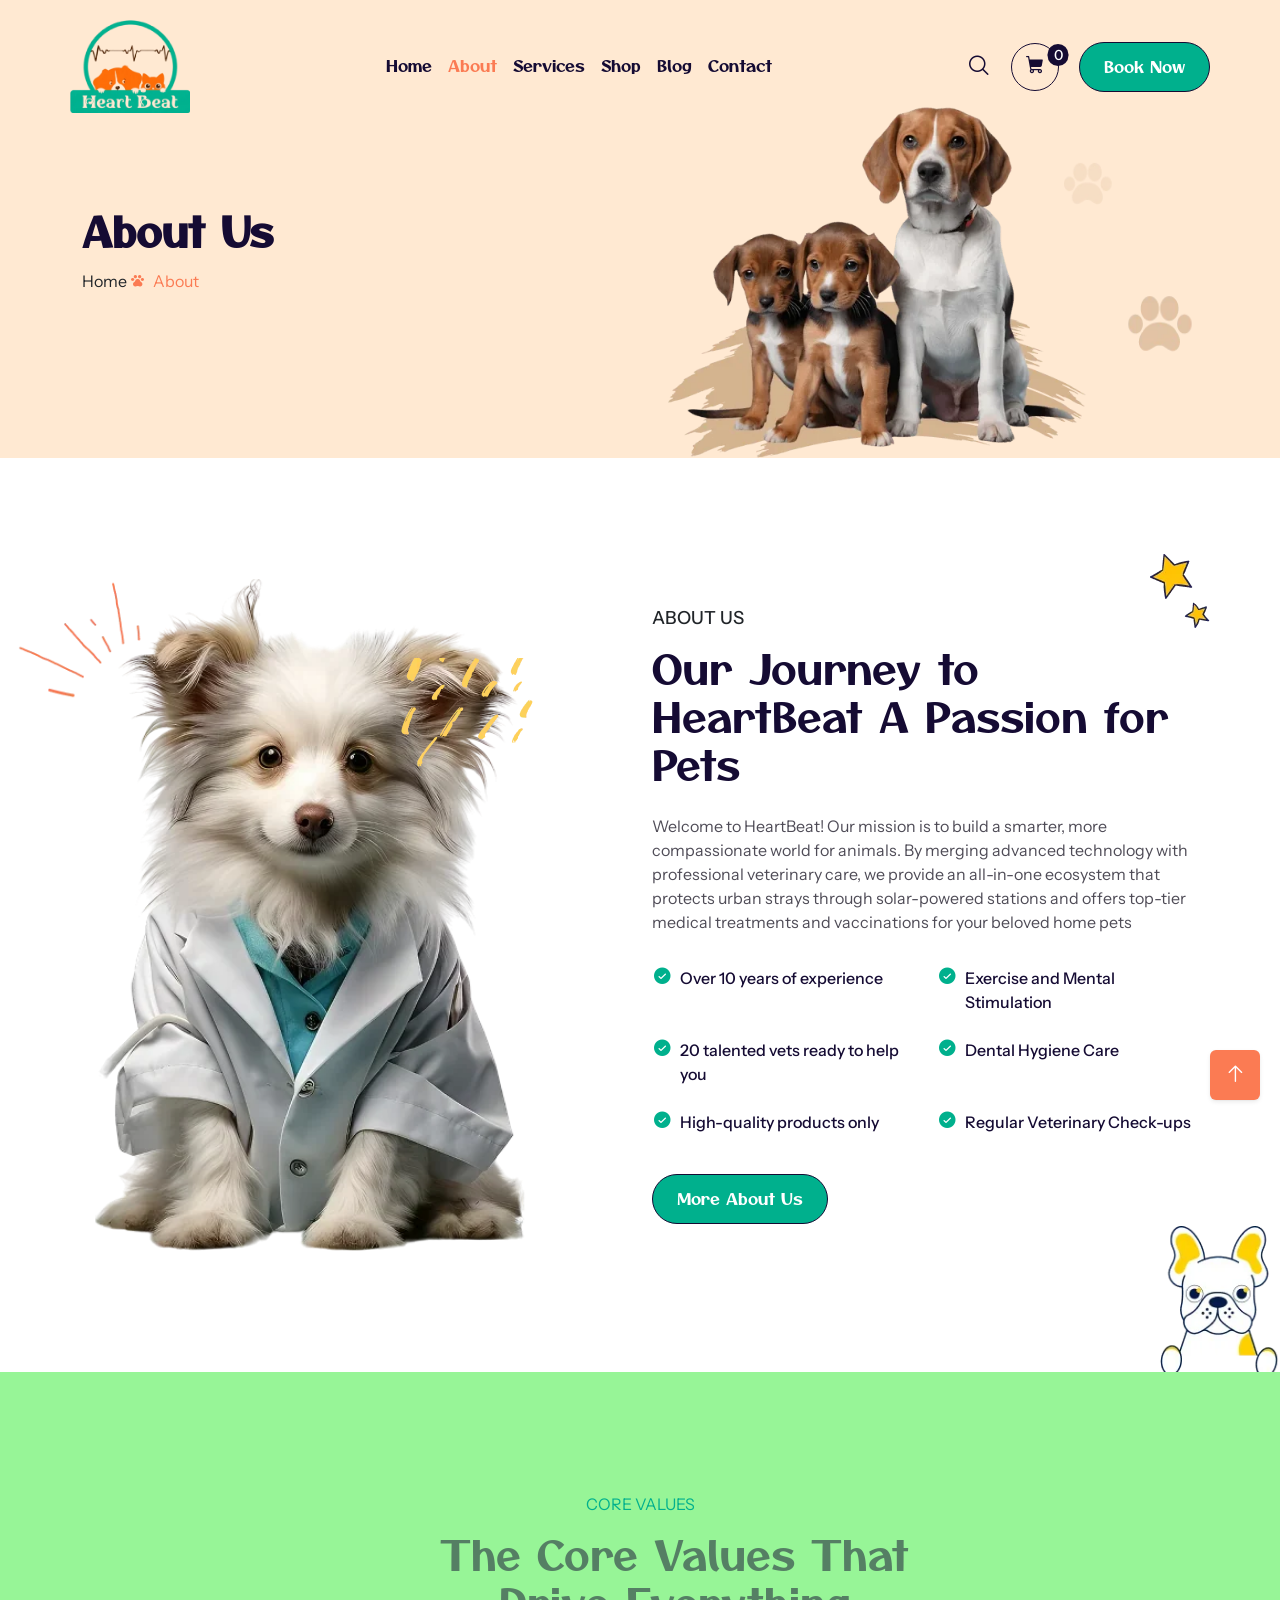
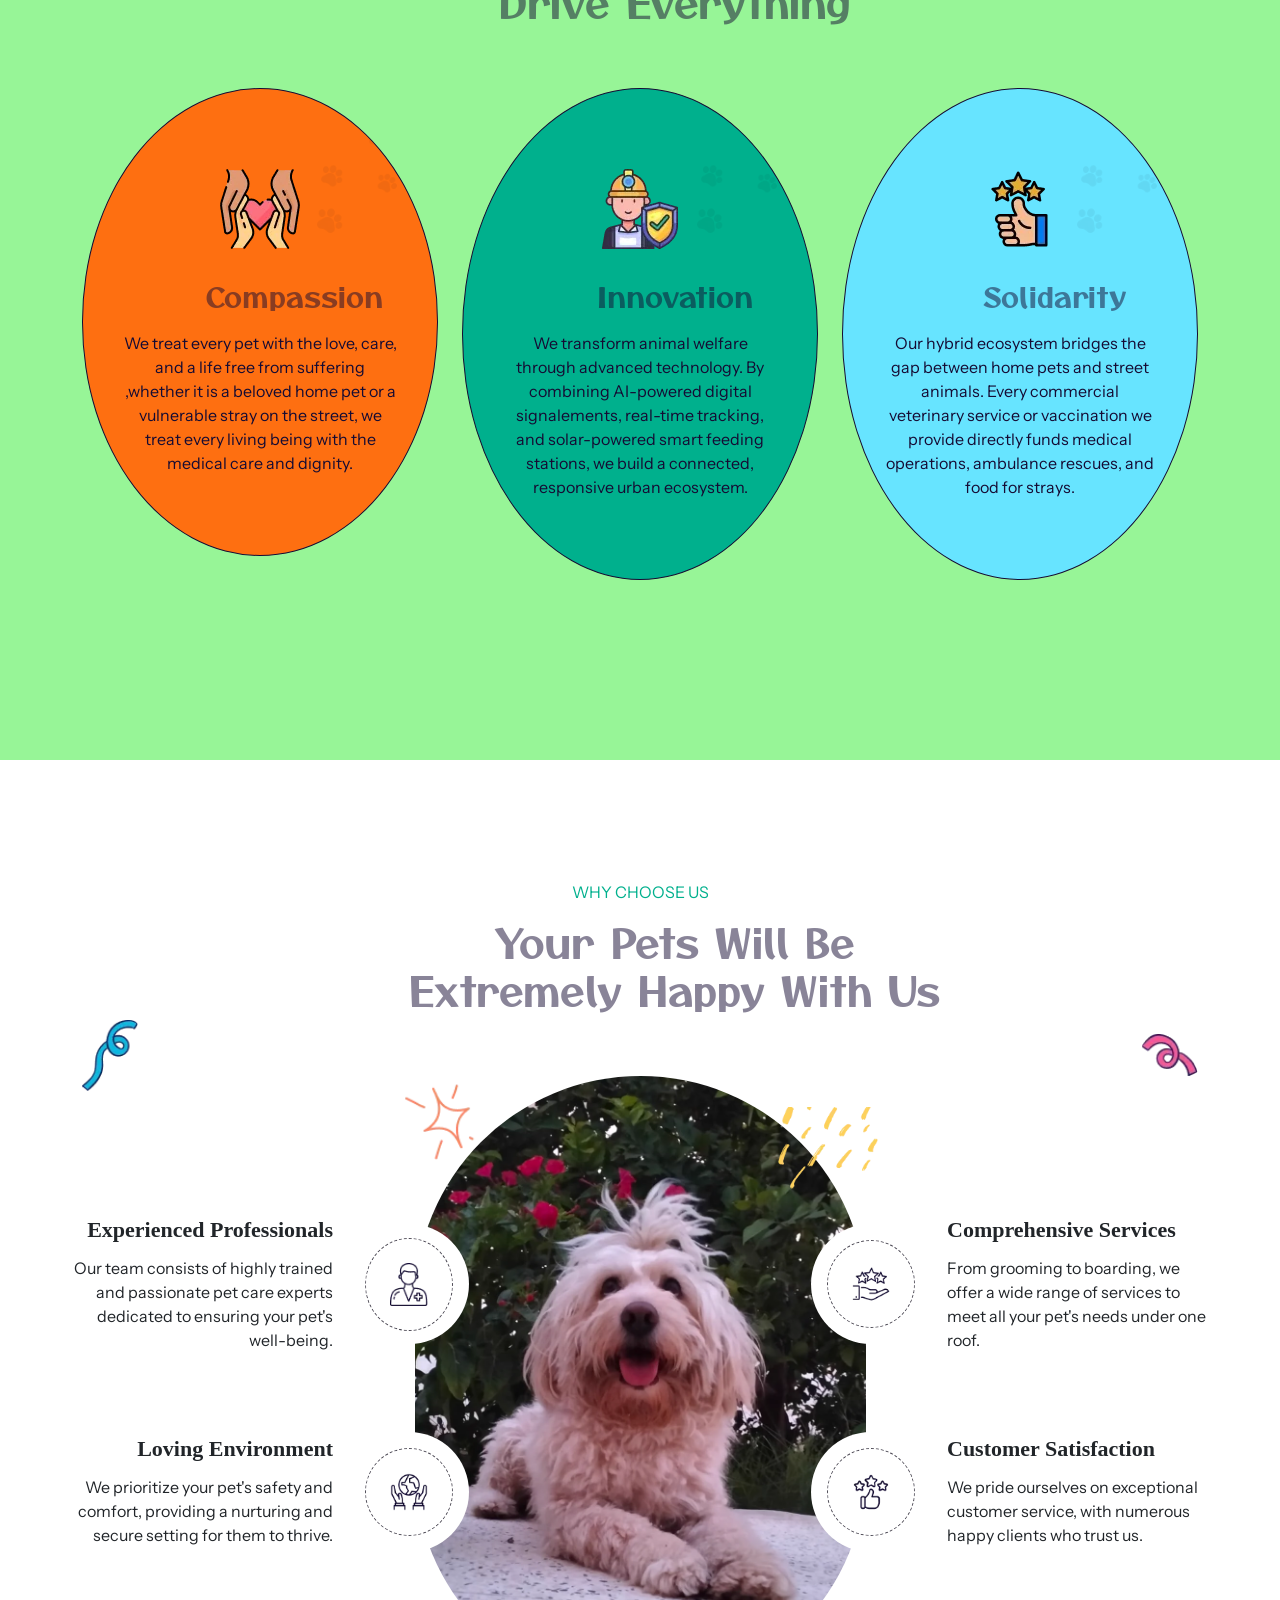
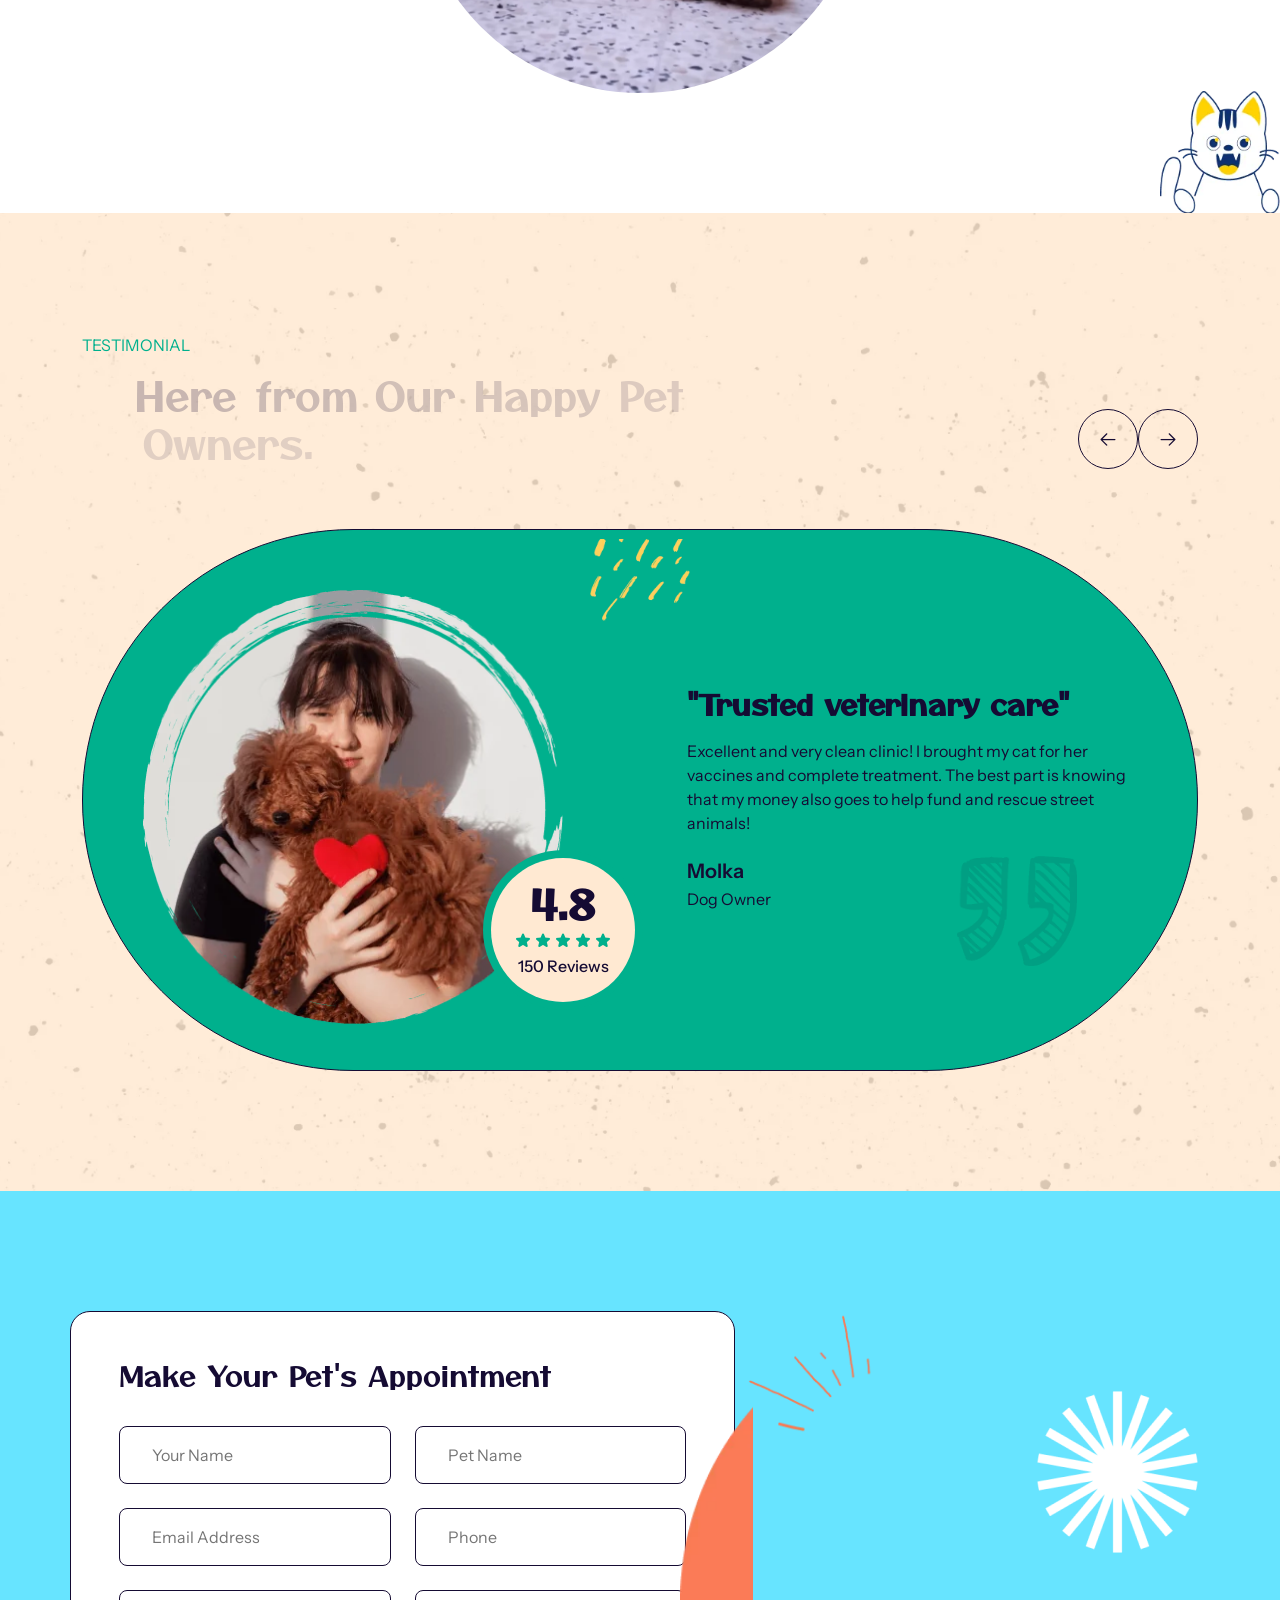
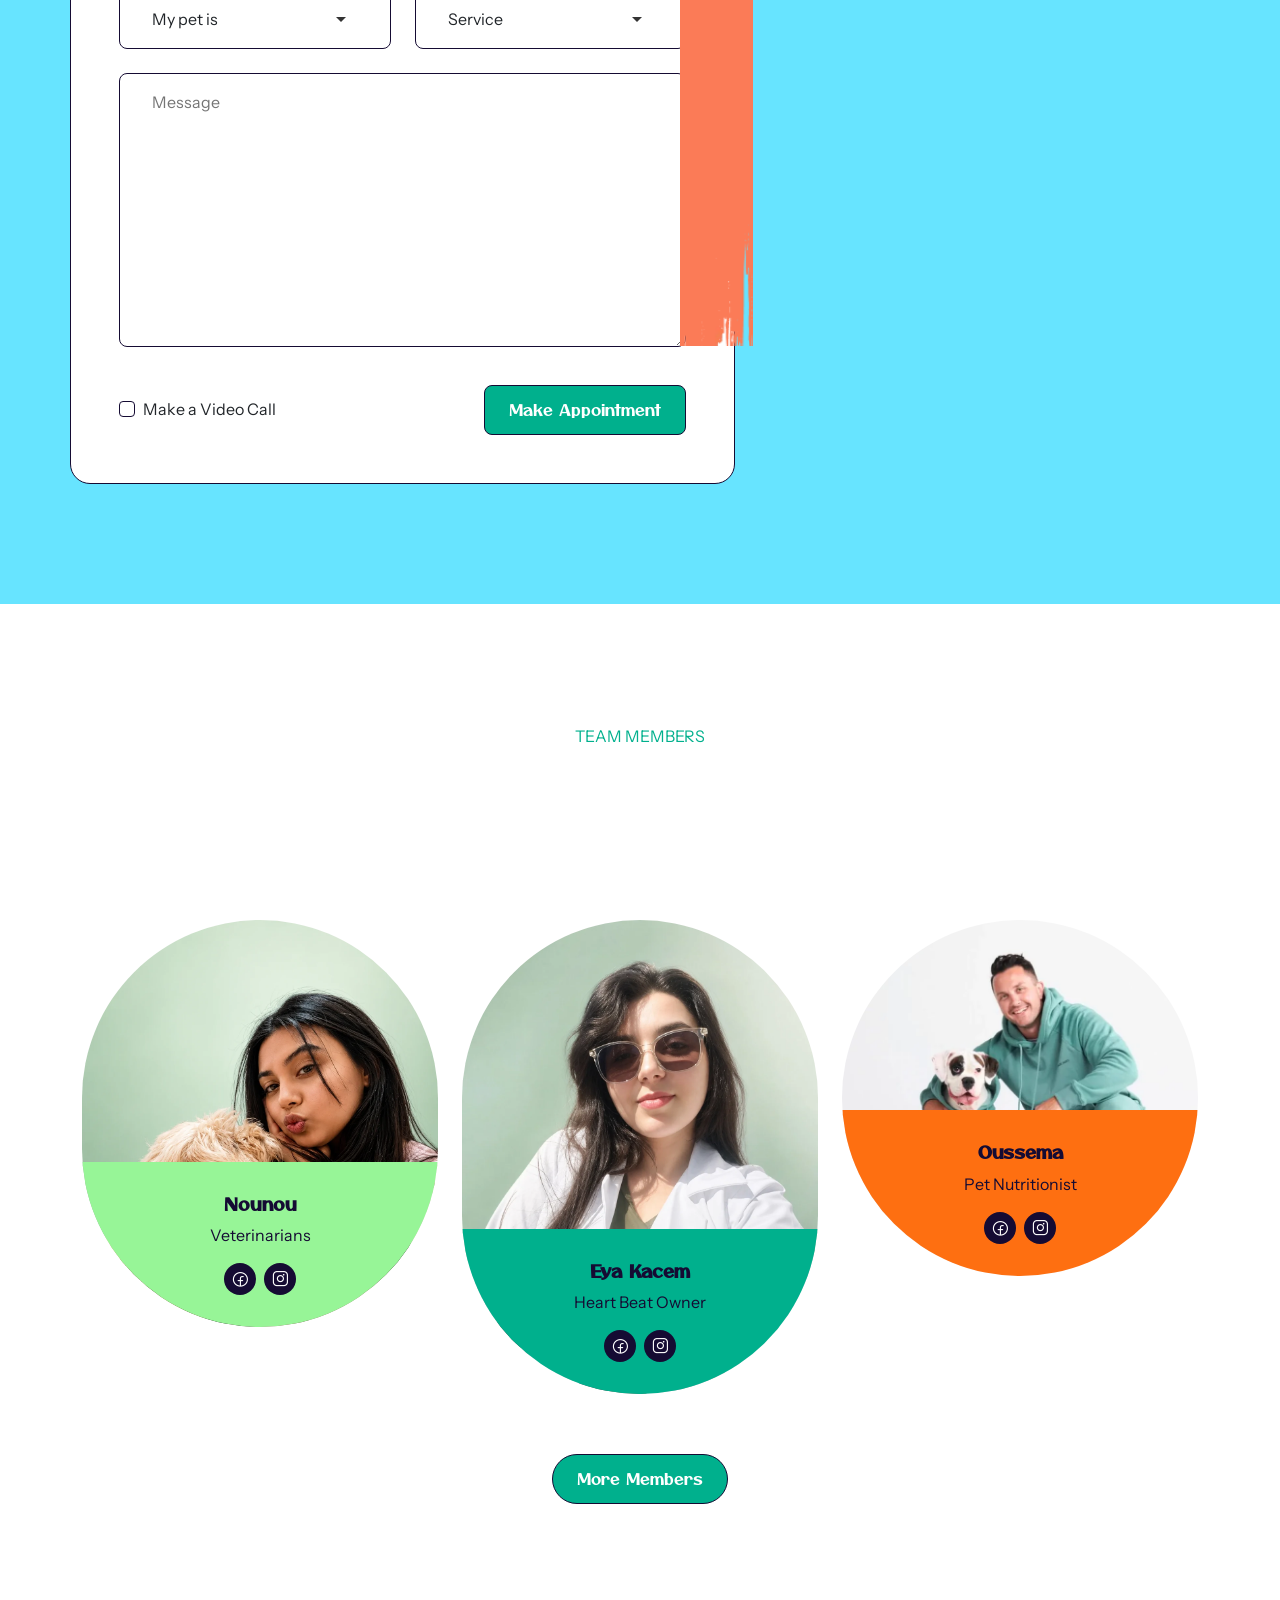
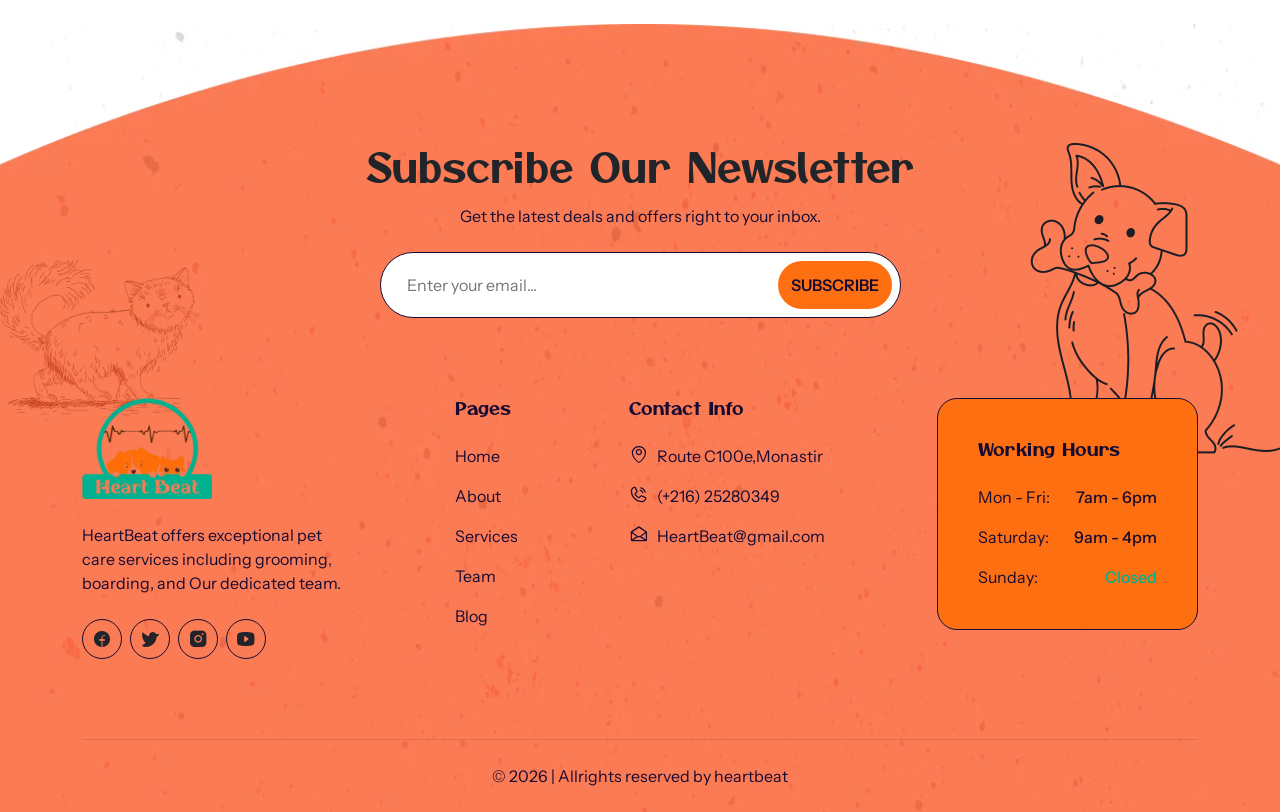
<file: about-us.html>
<!DOCTYPE html>
<html lang="en">
<!-- head -->

<!-- Mirrored from petpath-demo.vercel.app/main/about-us.html by HTTrack Website Copier/3.x [XR&CO'2014], Sat, 18 Apr 2026 23:04:31 GMT -->
<!-- Added by HTTrack --><meta http-equiv="content-type" content="text/html;charset=utf-8" /><!-- /Added by HTTrack -->
<head>
    <meta charset="utf-8">
    <meta name="viewport" content="width=device-width, initial-scale=1">
    <title>About Us | HeartBeat Pet Care &amp; Veterinary Clinic Monastir</title>
    <meta name="description" content="Learn about HeartBeat's mission to revolutionize pet care in Tunisia. AI-powered rescue, veterinary excellence &amp; stray animal protection since 2022.">
    <meta name="robots" content="index, follow">
    <link rel="canonical" href="https://heartthebeat.vercel.app/about-us.html">
    <meta property="og:type" content="website">
    <meta property="og:site_name" content="HeartBeat">
    <meta property="og:title" content="About Us | HeartBeat Pet Care &amp; Veterinary Clinic Monastir">
    <meta property="og:description" content="Learn about HeartBeat's mission to revolutionize pet care in Tunisia. AI-powered rescue, veterinary excellence &amp; stray animal protection since 2022.">
    <meta property="og:url" content="https://heartthebeat.vercel.app/about-us.html">
    <meta property="og:image" content="https://heartthebeat.vercel.app/assets/images/favicon.webp">
    <meta name="twitter:card" content="summary_large_image">
    <meta name="twitter:title" content="About Us | HeartBeat Pet Care &amp; Veterinary Clinic Monastir">
    <meta name="twitter:description" content="Learn about HeartBeat's mission to revolutionize pet care in Tunisia. AI-powered rescue, veterinary excellence &amp; stray animal protection since 2022.">
    <link rel="shortcut icon" href="assets/images/favicon.webp" type="image/x-icon">

<script defer src="assets/js/main.js"></script><link href="assets/css/style.css" rel="stylesheet"></head>

<body>
    <!-- preloader -->
    <!-- preloader  -->
<div class="preloader">
    <div class="loader">
        <div class="loader-square"></div>
        <div class="loader-square"></div>
        <div class="loader-square"></div>
        <div class="loader-square"></div>
        <div class="loader-square"></div>
        <div class="loader-square"></div>
        <div class="loader-square"></div>
    </div>
</div>
    <!-- back to top -->
    <button class="back-to-top position-fixed end-0 bottom-0 d-center me-5">
    <span class="text-h4">
        <i class="ph ph-arrow-up"></i>
    </span>
</button>
    <!-- header -->
    <!-- header section start -->
<header class="header-section position-fixed top-0 start-50 translate-middle-x" data-lenis-prevent>
    <div class="container px-0">
        <!-- navbar area -->
        <div class="d-flex align-items-center justify-content-between px-lg-0 px-4 py-lg-5 py-3">
            <div class="logo">
                <a href="index.html">
                    <img src="assets/images/logo.webp" alt="logo" class="d-none d-lg-block" width="120px">
                    <img src="assets/images/logo.webp" alt="logo" class="d-lg-none" width="80px">
                </a>
            </div>
            <nav class="navbar-area">
                <ul class="nav-menu-items d-lg-flex d-grid gap-3xl-8 gap-xxl-6 gap-4">
                    <li class="menu-link">
                        <a href="index.html" class="slide-vertical" data-splitting>Home</a>
                    </li>
                    <li class="menu-link">
                        <a href="about-us.html" class="slide-vertical" data-splitting>About</a>
                    </li>
                    <li class="menu-link">
                        <a href="services.html" class="slide-vertical" data-splitting>Services</a>
                    </li>
                    <li class="menu-link">
                        <a href="shop.html" class="slide-vertical" data-splitting>Shop</a>
                    </li>
                    <li class="menu-link">
                        <a href="blogs.html" class="slide-vertical" data-splitting>Blog</a>
                    </li>
                    <li class="menu-link">
                        <a href="contact-us.html" class="slide-vertical" data-splitting>Contact</a>
                    </li>
                </ul>
            </nav>
            <div class="nav-btns d-flex align-items-center gap-lg-5 gap-3">

                <!-- search icon -->
                <button class="search-btn text-2xl font-semibold text-n20">
                    <i class="ph ph-magnifying-glass"></i>
                </button>

                <button
                    class="cart-btn icon-48px position-relative border n20-border text-n20 hover-bg-primary hover-text-n0">
                    <span
                        class="badge radius-pill text-n0 text-sm fw-medium bg-n20 position-absolute top-50 start-100 translate-middle z-1 mt-n3">0</span>
                    <span class="text-xl font-semibold">
                        <i class="ph-fill ph-shopping-cart"></i>
                    </span>
                </button>

                <a href="contact-us.html" class="btn-primary text-nowrap">Book Now</a>

                <button class="menu-toggle-btn text-2xl">
                    <i class="ph ph-list"></i>
                </button>
            </div>
        </div>
    </div>
</header>
<!-- header section end -->
<!-- search form -->
<div
    class="search-form-wrapper position-fixed top-0 start-0 w-100 vh-100 d-flex align-items-center justify-content-center bg-n10">
    <button class="search-close-btn position-absolute top-0 end-0 text-2xl text-n0 mt-5 me-5"><i
            class="ph ph-x"></i></button>
    <div class="search-form">
        <form class="d-flex align-items-center gap-4 border n10-border p-2">
            <input type="text" placeholder="Search ..." class="w-100 p-2">
            <button type="submit" class="text-2xl text-n0">
                <i class="ph ph-magnifying-glass"></i>
            </button>
        </form>
    </div>
</div>

    <!-- main start -->
    <main>
        <!-- inner hero section start -->
        <section class="inner-hero-section pt-xxl-0 pt-xs-15 pt-20 pt-120 bg-primary2">
            <div class="container position-relative">
                <div class="row g-6 justify-content-between align-items-center">
                    <div class="col-sm-6">
                        <span class="mb-3 text-h1 text-n20">About Us</span>
                        <ul class="breadcrumb d-inline-flex align-items-center justify-content-center gap-lg-2 gap-1">
                            <li class="breadcrumb-item"><a href="index.html">Home</a></li>
                            <li class="breadcrumb-item active"><a href="#">About</a></li>
                        </ul>
                    </div>
                    <div class="col-xl-5 col-sm-6 me-auto d-none d-sm-block">
                        <div class="reveal-bottom inner-hero-banner">
                            <img class="w-100" src="assets/images/inner-hero-banner.webp" alt="inner hero banner">
                        </div>
                    </div>
                </div>
                <div class="pows position-absolute top-60 right-n10 translate-middle-y z-n1 d-none d-sm-block">
                    <img class="w-100" src="assets/images/pows.webp" alt="pow">
                </div>
            </div>
        </section>
        <!-- inner hero section end -->

        <!-- about us section start -->
        <section class="about-us-section pt-120 pb-120">
            <div class="container position-relative">
                <div class="two-star position-absolute top-0 end-0">
                    <img class="w-100" src="assets/images/two-star.webp" alt="two star">
                </div>
                <div class="row g-6 justify-content-between align-items-center">
                    <div class="col-lg-5 order-last order-lg-first">
                        <div class="position-relative">
                            <div class="sun-vector position-absolute top-0 start-0 translate-middle-x">
                                <img class="w-100" src="assets/images/sun-vector.webp" alt="vector">
                            </div>
                            <div class="about-us-banner position-relative">
                                <div class="position-absolute top-0 end-0 mt-20 z-1">
                                    <img class="w-100" src="assets/images/rain-drop.webp" alt="rain drop">
                                </div>
                                <div class="reveal-left">
                                    <img class="w-100 h-100" src="assets/images/about-section-banner.webp"
                                        alt="hero banner">
                                </div>
                            </div>
                        </div>
                    </div>
                    <div class="col-xl-6 col-lg-7">
                        <span class="d-block text-lg fw-medium mb-4">ABOUT US</span>
                        <h1 class="text-animation-word text-n20 fw-normal mb-lg-6 mb-4">
                            Our Journey to HeartBeat A Passion for Pets
                        </h1>
                        <p class="text-base text-n10 mb-lg-8 mb-md-6 mb-4">
                            Welcome to HeartBeat! Our mission is to build a smarter, more compassionate world for animals.
                            By merging advanced technology with professional veterinary care, we provide an all-in-one ecosystem
                            that protects urban strays through solar-powered stations and offers top-tier medical treatments and 
                            vaccinations for your beloved home pets</p>
                        <ul class="d-flex gap-xl-6 gap-4 flex-wrap list-w-50 mb-lg-10 mb-md-8 mb-6">
                            <li class="d-flex gap-lg-2 gap-1 fw-medium text-n20 font-instrument">
                                <span class="text-xl text-primary">
                                    <i class="ph-fill ph-check-circle"></i>
                                </span>
                                Over 10 years of experience
                            </li>
                            <li class="d-flex gap-lg-2 gap-1 fw-medium text-n20 font-instrument">
                                <span class="text-xl text-primary">
                                    <i class="ph-fill ph-check-circle"></i>
                                </span>
                                Exercise and Mental Stimulation
                            </li>
                            <li class="d-flex gap-lg-2 gap-1 fw-medium text-n20 font-instrument">
                                <span class="text-xl text-primary">
                                    <i class="ph-fill ph-check-circle"></i>
                                </span>
                                20 talented vets ready to help you
                            </li>
                            <li class="d-flex gap-lg-2 gap-1 fw-medium text-n20 font-instrument">
                                <span class="text-xl text-primary">
                                    <i class="ph-fill ph-check-circle"></i>
                                </span>
                                Dental Hygiene Care
                            </li>
                            <li class="d-flex gap-lg-2 gap-1 fw-medium text-n20 font-instrument">
                                <span class="text-xl text-primary">
                                    <i class="ph-fill ph-check-circle"></i>
                                </span>
                                High-quality products only
                            </li>
                            <li class="d-flex gap-lg-2 gap-1 fw-medium text-n20 font-instrument">
                                <span class="text-xl text-primary">
                                    <i class="ph-fill ph-check-circle"></i>
                                </span>
                                Regular Veterinary Check-ups
                            </li>
                        </ul>
                        <a href="#" class="btn-primary text-xl">
                            More About Us
                        </a>
                    </div>
                </div>
            </div>
            <div class="vector-white banner-element elementRight position-absolute bottom-0 z-n1">
                <img class="w-100" src="assets/images/dog-vector-white.webp" alt="dog vector">
            </div>
        </section>
        <!-- about us section end -->

        <!-- core value section start -->
        <section class="core-value-section pt-120 pb-120 bg-secondary3">
            <div class="container">
                <div class="row justify-content-center mb-lg-15 mb-md-10 mb-8">
                    <div class="col-xl-6 col-lg-8 text-center">
                        <span class="d-block text-primary text-uppercase mb-lg-4 mb-3">CORE VALUES</span>
                        <h2 class="text-animation-word text-h1 text-center font-otomanopee text-n20 fw-normal">
                            The Core Values That Drive Everything
                        </h2>
                    </div>
                </div>
                <div class="row g-6 mb-lg-15 mb-md-10 mb-8 justify-content-center justify-content-md-start">
                    <div class="col-lg-4 col-md-6 col-sm-10">
                        <div
                            class="core-value-card position-relative text-center py-xl-20 py-lg-15 py-sm-12 py-18 px-xl-10 px-sm-8 px-10 border n20-border radius-circle bg-secondary overflow-hidden">
                            <div class="dog-paws position-absolute end-0 top-0 me-10 mt-10">
                                <img class="w-100" src="assets/images/dog-paws.webp" alt="">
                            </div>
                            <div class="icon-80px mx-auto radius-0 mb-lg-8 mb-6">
                                <img class="w-100" src="assets/images/sharing-love.webp" alt="icon">
                            </div>
                            <a href="#"
                                class="text-animation-line text-h3 text-n20 font-otomanopee fw-normal mb-4 hover-underline">Compassion</a>
                            <p class="text-n20">
                            We treat every pet with the love, care, and a life free from suffering ,whether it is a beloved home pet or a 
                            vulnerable stray on the street, we treat every living being with the medical care and dignity.</p>
                        </div>
                    </div>
                    <div class="col-lg-4 col-md-6 col-sm-10">
                        <div
                            class="core-value-card position-relative text-center py-xl-20 py-lg-15 py-sm-12 py-18 px-xl-10 px-sm-8 px-10 border n20-border radius-circle bg-primary overflow-hidden">
                            <div class="dog-paws position-absolute end-0 top-0 me-10 mt-10">
                                <img class="w-100" src="assets/images/dog-paws.webp" alt="">
                            </div>
                            <div class="icon-80px mx-auto radius-0 mb-lg-8 mb-6">
                                <img class="w-100" src="assets/images/safety.webp" alt="icon">
                            </div>
                            <a href="#"
                                class="text-animation-line text-h3 text-n20 font-otomanopee fw-normal mb-4 hover-underline">Innovation</a>
                            <p class="text-n20">
                            We transform animal welfare through advanced technology. By combining AI-powered digital signalements, 
                            real-time tracking, and solar-powered smart feeding stations, we build a connected, responsive urban ecosystem.
                            </p>
                        </div>
                    </div>
                    <div class="col-lg-4 col-md-6 col-sm-10">
                        <div
                            class="core-value-card position-relative text-center py-xl-20 py-lg-15 py-sm-12 py-18 px-xl-10 px-sm-8 px-10 border n20-border radius-circle bg-secondary2 overflow-hidden">
                            <div class="dog-paws position-absolute end-0 top-0 me-10 mt-10">
                                <img class="w-100" src="assets/images/dog-paws.webp" alt="">
                            </div>
                            <div class="icon-80px mx-auto radius-0 mb-lg-8 mb-6">
                                <img class="w-100" src="assets/images/like-star.webp" alt="icon">
                            </div>
                            <a href="#"
                                class="text-animation-line text-h3 text-n20 font-otomanopee fw-normal mb-4 hover-underline">Solidarity</a>
                            <p class="text-n20">
                            Our hybrid ecosystem bridges the gap between home pets and street animals. Every commercial
                            veterinary service or vaccination we provide directly funds medical operations, ambulance rescues, and food for strays.
                            </p>
                        </div>
                    </div>
                </div>
            </div>
        </section>
        <!-- core value section end -->

        <!-- why choose us section -->
        <!-- why choose us section start -->
<section class="choose-us-section pt-120 pb-120">
    <div class="container">
        <div class="row justify-content-center mb-lg-15 mb-md-10 mb-8 position-relative">
            <div class="col-xl-6 col-lg-8 text-center px-lg-0">
                <span class="d-block text-primary text-uppercase mb-lg-4 mb-3">WHY CHOOSE US</span>
                <h2 class="text-animation-word text-h1 text-center font-otomanopee text-n20 fw-normal">
                    Your Pets Will Be Extremely
                    Happy With Us
                </h2>
            </div>
            <div class="icon-80px position-absolute start-0 top-100">
                <img class="w-100" src="assets/images/spiral-1.webp" alt="spiral shape">
            </div>
            <div class="icon-80px position-absolute end-0 top-100">
                <img class="w-100" src="assets/images/spiral-2.webp" alt="spiral shape">
            </div>
        </div>

        <div class="row gy-6 gy-md-0 position-relative d-center justify-content-start justify-content-md-center">
            <div class="col-md-3 d-center order-1 order-md-0">
                <div class="items-wrapper start-0 d-center flex-column gap-lg-20 gap-md-10 gap-6 text-end">
                    <div class="single-area d-flex align-items-md-center gap-2 gap-md-4 justify-content-end">
                        <div class="content-area text-start text-md-end order-1 order-md-0">
                            <h4 class="font-playfair mb-3">Experienced Professionals</h4>
                            <p>Our team consists of highly trained and passionate pet care experts dedicated to
                                ensuring your pet's well-being.</p>
                        </div>
                        <div class="img-area box-style box-primary p-lg-4 p-2">
                            <span class="icon-area d-block p-lg-6 p-md-4 p-2 radius-circle">
                                <img class="transition w-100" src="assets/images/choose-us-icon-1.webp" alt="Icon">
                            </span>
                        </div>
                    </div>
                    <div class="single-area d-flex align-items-md-center gap-2 gap-md-4 justify-content-end">
                        <div class="content-area text-start text-md-end order-1 order-md-0">
                            <h4 class="font-playfair mb-3">Loving Environment</h4>
                            <p>We prioritize your pet's safety and comfort, providing a nurturing and secure
                                setting for them to thrive.</p>
                        </div>
                        <div class="img-area box-style box-primary p-lg-4 p-2">
                            <span class="icon-area d-block p-lg-6 p-md-4 p-2 radius-circle">
                                <img class="transition w-100" src="assets/images/choose-us-icon-2.webp" alt="Icon">
                            </span>
                        </div>
                    </div>
                </div>
            </div>
            <div class="col-md-5 col-sm-12 position-relative z-n1">
                <div class="icon-80px position-absolute top-0 start-0 d-none d-lg-block">
                    <img class="w-100" src="assets/images/bright-star.webp" alt="bright start">
                </div>
                <div class="icon-100px position-absolute top-5 end-0 d-none d-lg-block">
                    <img class="w-100" src="assets/images/rain-drop.webp" alt="bright start">
                </div>
                <div class="choose-us-area cus-z-1 d-none d-md-block">
                    <img src="assets/images/bogoss.webp" class="w-100 rounded-pill" alt="Icon">
                </div>
            </div>
            <div class="col-md-3 d-center">
                <div class="items-wrapper end-0 d-center flex-column gap-lg-20 gap-md-10 gap-6">
                    <div class="single-area d-flex align-items-md-center gap-2 gap-md-4 justify-content-end">
                        <div class="content-area order-1">
                            <h4 class="font-playfair mb-3">Comprehensive Services</h4>
                            <p>From grooming to boarding, we offer a wide range of services to meet all your
                                pet's needs under one roof.</p>
                        </div>
                        <div class="img-area box-style box-primary p-lg-4 p-2">
                            <span class="icon-area d-block p-lg-6 p-md-4 p-2 radius-circle">
                                <img class="transition w-100" src="assets/images/choose-us-icon-3.webp" alt="Icon">
                            </span>
                        </div>
                    </div>
                    <div class="single-area d-flex align-items-md-center gap-2 gap-md-4 justify-content-end">
                        <div class="content-area order-1">
                            <h4 class="font-playfair mb-3">Customer Satisfaction</h4>
                            <p>We pride ourselves on exceptional customer service, with numerous happy clients
                                who trust us.</p>
                        </div>
                        <div class="img-area box-style box-primary p-lg-4 p-2">
                            <span class="icon-area d-block p-lg-6 p-md-4 p-2 radius-circle">
                                <img class="transition w-100" src="assets/images/choose-us-icon-4.webp" alt="Icon">
                            </span>
                        </div>
                    </div>
                </div>
            </div>
        </div>
        <div class="vector-white banner-element elementRight position-absolute bottom-0 z-n1 d-none d-md-block">
            <img class="w-100" src="assets/images/cat-vector.webp" alt="dog vector">
        </div>
    </div>
</section>
<!-- why choose us section end -->

        <!-- testimonial section -->
        <!-- testimonial section start -->
<section class="testimonial-section pt-120 pb-120">
    <div class="container">
        <div class="row g-6 align-items-end justify-content-between mb-lg-15 mb-md-10 mb-8">
            <div class="col-lg-6">
                <span class="d-block text-primary text-uppercase mb-lg-4 mb-3">TESTIMONIAL</span>
                <h2 class="text-animation-word text-h1 font-otomanopee text-n20 fw-normal">
                    Here from Our Happy Pet Owners.
                </h2>
            </div>
            <div class="col-auto">
                <div class="swiper-btns d-flex align-items-center">
                    <button
                        class="prev-btn testimonial-prev icon-60px border n20-border text-xl text-n20 box-style box-primary">
                        <i class="ph ph-arrow-left"></i>
                    </button>
                    <button
                        class="next-btn testimonial-next icon-60px border n20-border text-xl text-n20 box-style box-primary">
                        <i class="ph ph-arrow-right"></i>
                    </button>
                </div>
            </div>
        </div>
        <div class="swiper testimonial-swiper">
            <div class="swiper-wrapper">
                <div class="swiper-slide">
                    <div
                        class="testimonial-swiper-card d-md-flex d-grid align-items-center justify-content-between gap-md-20 gap-10 p-xl-15 p-lg-10 p-md-8 p-6 bg-primary border n20-border radius-lg-pill radius-42 position-relative overflow-hidden">
                        <div
                            class="rain-drop icon-120px radius-unset position-absolute start-50 top-0 translate-middle-x">
                            <img class="w-100" src="assets/images/rain-drop.webp" alt="rain-drop">
                        </div>

                        <div class="owner-area position-relative">
                            <div class="img-area mx-auto">
                                <img class="w-100" src="assets/images/testimonial-owner-1.webp" alt="testimonial owner">
                            </div>
                            <div
                                class="rating-area p-2 bg-primary position-absolute left-md-100 left-75 bottom-0 translate-middle-x">
                                <div class="bg-primary2 w-100 h-100 radius-circle d-center">
                                    <div class="text-center">
                                        <span class="text-h1 text-n20">4.8</span>
                                        <ul class="d-flex align-items-center justify-content-center gap-1 text-primary">
                                            <li><span><i class="ph-fill ph-star"></i></span></li>
                                            <li><span><i class="ph-fill ph-star"></i></span></li>
                                            <li><span><i class="ph-fill ph-star"></i></span></li>
                                            <li><span><i class="ph-fill ph-star"></i></span></li>
                                            <li><span><i class="ph-fill ph-star"></i></span></li>
                                        </ul>
                                        <span class="text-n20 fw-medium">150 Reviews</span>
                                    </div>
                                </div>
                            </div>
                        </div>
                        <div class="msg-area d-grid gap-lg-6 gap-4 position-relative">
                            <div class="quote-icon position-absolute end-0 top-100 translate-middle">
                                <img class="w-100" src="assets/images/quote-icon.webp" alt="quote icon">
                            </div>
                            <div class="d-grid gap-lg-4 gap-2">
                                <span class="text-h3 text-n20">"Trusted veterinary care"</span>
                                <p class="text-n20 fw-normal">
                                    Excellent and very clean clinic! I brought my cat 
                                    for her vaccines and complete treatment. The best part 
                                    is knowing that my money also goes to help fund and rescue street animals!
                                </p>
                            </div>
                            <div class="d-grid gap-1">
                                <span class="text-n20 text-xl fw-semibold">Molka</span>
                                <span class="text-n20 fw-normal">Dog Owner </span>
                            </div>
                        </div>
                    </div>
                </div>
                <div class="swiper-slide">
                    <div
                        class="testimonial-swiper-card d-md-flex d-grid align-items-center justify-content-between gap-md-20 gap-10 p-xl-15 p-lg-10 p-md-8 p-6 bg-secondary border n20-border radius-lg-pill radius-42 position-relative overflow-hidden">
                        <div
                            class="rain-drop icon-120px radius-unset position-absolute start-50 top-0 translate-middle-x">
                            <img class="w-100" src="assets/images/rain-drop.webp" alt="rain-drop">
                        </div>

                        <div class="owner-area position-relative">
                            <div class="img-area mx-auto">
                                <img class="w-100" src="assets/images/testimonial-owner-2.webp" alt="testimonial owner">
                            </div>
                            <div
                                class="rating-area p-2 bg-primary position-absolute left-md-100 left-75 bottom-0 translate-middle-x">
                                <div class="bg-primary2 w-100 h-100 radius-circle d-center">
                                    <div class="text-center">
                                        <span class="text-h1 text-n20">4.8</span>
                                        <ul class="d-flex align-items-center justify-content-center gap-1 text-primary">
                                            <li><span><i class="ph-fill ph-star"></i></span></li>
                                            <li><span><i class="ph-fill ph-star"></i></span></li>
                                            <li><span><i class="ph-fill ph-star"></i></span></li>
                                            <li><span><i class="ph-fill ph-star"></i></span></li>
                                            <li><span><i class="ph-fill ph-star"></i></span></li>
                                        </ul>
                                        <span class="text-n20 fw-medium">150 Reviews</span>
                                    </div>
                                </div>
                            </div>
                        </div>
                        <div class="msg-area d-grid gap-lg-6 gap-4 position-relative">
                            <div class="quote-icon position-absolute end-0 top-100 translate-middle">
                                <img class="w-100" src="assets/images/quote-icon.webp" alt="quote icon">
                            </div>
                            <div class="d-grid gap-lg-4 gap-2">
                                <span class="text-h3 text-n20">"HeartBeat Website User"</span>
                                <p class="text-n20 fw-normal">
                                    I found an injured dog on the street and accessed the HeartBeat
                                     site directly from my phone. I sent a report with photos and GPS location
                                     the ambulance arrived quickly to rescue and treat him at the headquarters.
                                </p>
                            </div>
                            <div class="d-grid gap-1">
                                <span class="text-n20 text-xl fw-semibold">Hend</span>
                                <span class="text-n20 fw-normal">Dog Owner Owner</span>
                            </div>
                        </div>
                    </div>
                </div>
                <div class="swiper-slide">
                    <div
                        class="testimonial-swiper-card d-md-flex d-grid align-items-center justify-content-between gap-md-20 gap-10 p-xl-15 p-lg-10 p-md-8 p-6 bg-secondary3 border n20-border radius-lg-pill radius-42 position-relative overflow-hidden">
                        <div
                            class="rain-drop icon-120px radius-unset position-absolute start-50 top-0 translate-middle-x">
                            <img class="w-100" src="assets/images/rain-drop.webp" alt="rain-drop">
                        </div>

                        <div class="owner-area position-relative">
                            <div class="img-area mx-auto">
                                <img class="w-100" src="assets/images/testimonial-owner-3.webp" alt="testimonial owner">
                            </div>
                            <div
                                class="rating-area p-2 bg-primary position-absolute left-md-100 left-75 bottom-0 translate-middle-x">
                                <div class="bg-primary2 w-100 h-100 radius-circle d-center">
                                    <div class="text-center">
                                        <span class="text-h1 text-n20">4.8</span>
                                        <ul class="d-flex align-items-center justify-content-center gap-1 text-primary">
                                            <li><span><i class="ph-fill ph-star"></i></span></li>
                                            <li><span><i class="ph-fill ph-star"></i></span></li>
                                            <li><span><i class="ph-fill ph-star"></i></span></li>
                                            <li><span><i class="ph-fill ph-star"></i></span></li>
                                            <li><span><i class="ph-fill ph-star"></i></span></li>
                                        </ul>
                                        <span class="text-n20 fw-medium">150 Reviews</span>
                                    </div>
                                </div>
                            </div>
                        </div>
                        <div class="msg-area d-grid gap-lg-6 gap-4 position-relative">
                            <div class="quote-icon position-absolute end-0 top-100 translate-middle">
                                <img class="w-100" src="assets/images/quote-icon.webp" alt="quote icon">
                            </div>
                            <div class="d-grid gap-lg-4 gap-2">
                                <span class="text-h3 text-n20">"Exceptional experiences"</span>
                                <p class="text-n20 fw-normal">
                                The solar stations in our neighborhood are amazing.
                                I can always check their status on the website to ensure
                                they have food and clean water.It’s a brilliant digital solution!</p>
                            </div>
                            <div class="d-grid gap-1">
                                <span class="text-n20 text-xl fw-semibold">Olfa</span>
                                <span class="text-n20 fw-normal">Community Member</span>
                            </div>
                        </div>
                    </div>
                </div>
            </div>
        </div>
    </div>
</section>
<!-- testimonial section end -->

        <!-- contact section -->
        <!-- contact section start -->
<section class="contact-section pt-120 pb-120 bg-secondary2">
    <div class="container">
        <div class="row g-6 justify-content-between">
            <div class="col-xxl-6 col-lg-7 px-0">
                <div class="contact-form p-xl-12 p-lg-10 p-md-8 p-6 bg-n0 radius-20 border n20-border">
                    <h3 class="text-n20 fw-normal mb-lg-8 mb-6">Make Your Pet's Appointment</h3>
                    <form class="d-grid gap-lg-6 gap-4">
                        <div class="d-lg-flex d-grid align-items-center justify-content-lg-between gap-lg-6 gap-4">
                            <div class="w-100">
                                <input type="text" placeholder="Your Name"
                                    class="px-xl-8 px-lg-6 px-md-4 px-3 py-lg-4 py-md-3 py-2 w-100 border n20-border radius-8 focus-primary w-100">
                            </div>
                            <div class="w-100">
                                <input type="text" placeholder="Pet Name"
                                    class="px-xl-8 px-lg-6 px-md-4 px-3 py-lg-4 py-md-3 py-2 w-100 border n20-border radius-8 focus-primary w-100">
                            </div>
                        </div>
                        <div class="d-lg-flex d-grid align-items-center justify-content-lg-between gap-lg-6 gap-4">
                            <div class="w-100">
                                <input type="email" placeholder="Email Address"
                                    class="px-xl-8 px-lg-6 px-md-4 px-3 py-lg-4 py-md-3 py-2 w-100 border n20-border radius-8 focus-primary w-100">
                            </div>
                            <div class="w-100">
                                <input type="tel" placeholder="Phone"
                                    class="px-xl-8 px-lg-6 px-md-4 px-3 py-lg-4 py-md-3 py-2 w-100 border n20-border radius-8 focus-primary w-100">
                            </div>
                        </div>
                        <div class="d-lg-flex d-grid align-items-center justify-content-lg-between gap-lg-6 gap-4">
                            <div class="px-xl-8 px-lg-6 px-md-4 px-3 py-lg-4 py-md-3 py-2 w-100 border n20-border radius-8 focus-primary w-100"
                                data-lenis-prevent>
                                <select name="pet-type" id="pet-type" class="w-100 bg-transparent p-0">
                                    <option value="0">My pet is </option>
                                    <option value="1">item one</option>
                                    <option value="2">item two</option>
                                    <option value="3">item three</option>
                                    <option value="4">item four</option>
                                    <option value="5">item five</option>
                                    <option value="6">item six</option>
                                    <option value="7">item seven</option>
                                </select>
                            </div>

                            <div class="px-xl-8 px-lg-6 px-md-4 px-3 py-lg-4 py-md-3 py-2 w-100 border n20-border radius-8 focus-primary w-100"
                                data-lenis-prevent>
                                <select name="service" id="service-type" class="w-100 bg-transparent p-0">
                                    <option value="0">Service</option>
                                    <option value="2">Option 1</option>
                                    <option value="3">Option 2</option>
                                    <option value="4">Option 3</option>
                                </select>
                            </div>
                        </div>
                        <div class="mb-lg-2 mb-1">
                            <textarea name="message"
                                class="px-xl-8 px-lg-6 px-md-4 px-3 py-lg-4 py-md-3 py-2 w-100 border n20-border radius-8 focus-primary w-100"
                                rows="10" placeholder="Message"></textarea>
                        </div>
                        <div class="d-flex flex-wrap flex-xs-nowrap align-items-center justify-content-between gap-2">
                            <div class="form-check">
                                <input class="form-check-input n20-border" type="checkbox" value="">
                                <label class="form-check-label">
                                    Make a Video Call
                                </label>
                            </div>
                            <button type="submit" class="btn-primary radius-8">Make Appointment</button>
                        </div>
                    </form>
                </div>
            </div>
            <div class="col-lg-5">
                <div class="position-relative">
                    <div class="sun-vector position-absolute top-0 start-0">
                        <img class="w-100" src="assets/images/sun-vector.webp" alt="vector">
                    </div>
                    <div class="about-us-banner position-relative">
                        <div class="circle-stripes position-absolute top-0 end-0 mt-20 z-1">
                            <img class="w-100 rotate" src="assets/images/circle-stripes.webp" alt="stripes">
                        </div>
                        <div class="reveal-left">
                            <img class="w-100 h-100" src="assets/images/contact-section-banner.webp" alt="hero banner">
                        </div>
                    </div>
                </div>
            </div>
        </div>
    </div>
</section>
<!-- contact section end -->

        <!-- team section -->
        <!-- team section start  -->
<section class="team-section pt-120 pb-120">
    <div class="container">
        <div class="row justify-content-center mb-lg-15 mb-md-10 mb-8 position-relative">
            <div class="col-lg-6 text-center px-lg-0">
                <span class="d-block text-primary text-uppercase mb-lg-4 mb-3">TEAM MEMBERS</span>
                <h2 class="text-animation-word text-h1 text-center font-otomanopee text-n20 fw-normal">
                    Meet Our Experience Pet Care Team
                </h2>
            </div>
        </div>
        <div class="row g-6 mb-lg-15 mb-md-10 mb-8 justify-content-center justify-content-md-start">
            <div class="col-lg-4 col-md-6 col-xs-10">
                <div class="team-card radius-pill position-relative overflow-hidden">
                    <a href="team-details.html" class="team-member-img shake-animation d-block">
                        <div class="shake-thumb">
                            <img src="assets/images/nounou.webp" alt="team member" class="w-100" />
                        </div>
                        <div class="shake-thumb">
                            <img src="assets/images/nour.webp" alt="team member" class="w-100" />
                        </div>
                    </a>
                    <div
                        class="team-member-info w-100 d-center py-lg-8 py-6 position-absolute bottom-0 start-0 bg-secondary3 z-1">
                        <div class="text-center">
                            <div class="d-grid gap-2 mb-lg-4 mb-2">
                                <a href="team-details.html" class="text-n20 text-h5 hover-text-n0">Nounou</a>
                                <span class="text-n20 fw-normal">Veterinarians</span>
                            </div>
                            <ul class="d-flex align-items-center justify-content-center gap-2">
                                <li><a href="#" class="icon-32px bg-n20 text-n0 text-lg box-style box-primary"><i
                                            class="ph ph-facebook-logo"></i></a></li>
                                <li><a href="#" class="icon-32px bg-n20 text-n0 text-lg box-style box-primary"><i
                                            class="ph ph-instagram-logo"></i></a></li>
                            </ul>
                        </div>
                    </div>
                </div>
            </div>
            <div class="col-lg-4 col-md-6 col-xs-10">
                <div class="team-card radius-pill position-relative overflow-hidden">

                    <a href="team-details.html" class="team-member-img shake-animation d-block">
                        <div class="shake-thumb">
                            <img src="assets/images/rokii_retouched.webp" alt="team member" class="w-100" />
                        </div>
                        <div class="shake-thumb">
                            <img src="assets/images/mee - Copie.webp" alt="team member" class="w-100" />
                        </div>
                    </a>
                    <div
                        class="team-member-info w-100 d-center py-lg-8 py-6 position-absolute bottom-0 start-0 bg-primary z-1">
                        <div class="text-center">
                            <div class="d-grid gap-2 mb-lg-4 mb-2">
                                <a href="team-details.html" class="text-n20 text-h5 hover-text-n0">Eya Kacem</a>
                                <span class="text-n20 fw-normal">Heart Beat Owner</span>
                            </div>
                            <ul class="d-flex align-items-center justify-content-center gap-2">
                                <li><a href="#" class="icon-32px bg-n20 text-n0 text-lg box-style box-primary"><i
                                            class="ph ph-facebook-logo"></i></a></li>
                                <li><a href="#" class="icon-32px bg-n20 text-n0 text-lg box-style box-primary"><i
                                            class="ph ph-instagram-logo"></i></a></li>
                            </ul>
                        </div>
                    </div>
                </div>
            </div>
            <div class="col-lg-4 col-md-6 col-xs-10">
                <div class="team-card radius-pill position-relative overflow-hidden">
                    <a href="team-details.html" class="team-member-img shake-animation d-block">
                        <div class="shake-thumb">
                            <img src="assets/images/Dog Clothes.webp" alt="team member" class="w-100" />
                        </div>
                        <div class="shake-thumb">
                            <img src="assets/images/Pull à Capuche Essentiel - Sarcelle.webp" alt="team member" class="w-100" />
                        </div>
                    </a>
                    <div
                        class="team-member-info w-100 d-center py-lg-8 py-6 position-absolute bottom-0 start-0 bg-secondary z-1">
                        <div class="text-center">
                            <div class="d-grid gap-2 mb-lg-4 mb-2">
                                <a href="team-details.html" class="text-n20 text-h5 hover-text-n0">Oussema</a>
                                <span class="text-n20 fw-normal">Pet Nutritionist</span>
                            </div>
                            <ul class="d-flex align-items-center justify-content-center gap-2">
                                <li><a href="#" class="icon-32px bg-n20 text-n0 text-lg box-style box-primary"><i
                                            class="ph ph-facebook-logo"></i></a></li>
                                <li><a href="#" class="icon-32px bg-n20 text-n0 text-lg box-style box-primary"><i
                                            class="ph ph-instagram-logo"></i></a></li>
                            </ul>
                        </div>
                    </div>
                </div>
            </div>
        </div>
        <div class="text-center">
            <a href="team.html" class="btn-primary text-xl">
                More Members
            </a>
        </div>
    </div>
</section>
<!-- team section end  -->

    </main>
    <!-- main end -->

    <!-- footer -->
    <!-- footer section start -->
<footer class="footer-section pt-120">
    <div class="bg-banner position-absolute bottom-0 start-0 w-100 h-100 z-n1 d-none d-sm-block">
        <img class="w-100 h-100" src="assets/images/footer-bg.webp" alt="bg banner">
    </div>
    <div class="position-absolute top-40 left-0 translate-middle-y z-n1 d-none d-lg-block">
        <img class="max-w-200px w-100" src="assets/images/cat-vector-2.webp" alt="footer vector">
    </div>
    <div class="position-absolute top-15 right-0 z-n1 d-none d-lg-block">
        <img class="max-w-300px w-100" src="assets/images/dog-vector.webp" alt="footer vector">
    </div>
    <div class="container">
        <div class="row justify-content-center mb-lg-20 mb-md-15 mb-10 pt-10 pt-md-0">
            <div class="col-xl-7 col-lg-9 text-center">
                <div class=" mb-lg-6 mb-4">
                    <span class="text-h1 fw-normal mb-lg-3 mb-2">Subscribe Our Newsletter</span>
                    <span class="text-n20">Get the latest deals and offers right to your inbox.</span>
                </div>
                <form action="#" class="px-xl-15 px-lg-10 px-md-8 px-md-6">
                    <div
                        class="d-flex align-items-center justify-content-center gap-3 border n20-border bg-n0 radius-pill p-lg-2 p-1 ps-lg-6 ps-4">
                        <input type="email" placeholder="Enter your email..."
                            class="w-100 bg-transparent border-0 outline-0">
                        <button type="submit"
                            class="btn-secondary border-0 text-n20 fw-semibold text-uppercase font-instrument">Subscribe</button>
                    </div>
                </form>
            </div>
        </div>

        <div class="row justify-content-between g-6 pb-lg-20 pb-md-15 pb-10">
            <div class="col-xl-3 col-lg-4 col-md-6">
                <div class="footer-logo mb-lg-6 mb-4">
                    <a href="index.html">
                        <img class="w-100" src="assets/images/logo.webp" alt="footer logo">
                    </a>
                </div>
                <p class="text-n20 fw-normal mb-lg-6 mb-4">
                    HeartBeat offers exceptional pet care services including grooming, boarding, and Our dedicated
                    team.
                </p>
                <ul class="d-flex align-items-center gap-lg-2 gap-1">
                    <li>
                        <a href="#" class="icon-40px border n20-border text-xl box-style box-secondary">
                            <i class="ph-fill ph-facebook-logo"></i>
                        </a>
                    </li>
                    <li>
                        <a href="#" class="icon-40px border n20-border text-xl box-style box-secondary">
                            <i class="ph-fill ph-twitter-logo"></i>
                        </a>
                    </li>
                    <li>
                        <a href="#" class="icon-40px border n20-border text-xl box-style box-secondary">
                            <i class="ph-fill ph-instagram-logo"></i>
                        </a>
                    </li>
                    <li>
                        <a href="#" class="icon-40px border n20-border text-xl box-style box-secondary">
                            <i class="ph-fill ph-youtube-logo"></i>
                        </a>
                    </li>
                </ul>
            </div>
            <div class="col-auto">
                <div class="footer-menu">
                    <h5 class="text-n20 fw-normal mb-lg-6 mb-4">Pages</h5>
                    <ul class="d-grid gap-lg-4 gap-2">
                        <li>
                            <a href="index.html"
                                class="text-n20 fw-normal hover-text-secondary hover-underline">Home</a>
                        </li>
                        <li>
                            <a href="about-us.html"
                                class="text-n20 fw-normal hover-text-secondary hover-underline">About</a>
                        </li>
                        <li>
                            <a href="services.html"
                                class="text-n20 fw-normal hover-text-secondary hover-underline">Services</a>
                        </li>
                        <li>
                            <a href="team.html" class="text-n20 fw-normal hover-text-secondary hover-underline">Team</a>
                        </li>
                        <li>
                            <a href="blogs.html"
                                class="text-n20 fw-normal hover-text-secondary hover-underline">Blog</a>
                        </li>
                    </ul>
                </div>
            </div>
            <div class="col-auto">
                <div class="footer-menu">
                    <h5 class="text-n20 fw-normal mb-lg-6 mb-4">Contact Info</h5>
                    <ul class="d-grid gap-lg-4 gap-2">
                        <li>
                            <a href="#"
                                class="d-flex align-items-center gap-2 text-n20 fw-normal hover-text-secondary hover-underline">
                                <span class="text-xl"><i class="ph ph-map-pin"></i></span>
                                Route C100e,Monastir
                            </a>
                        </li>
                        <li>
                            <a href="#"
                                class="d-flex align-items-center gap-2 text-n20 fw-normal hover-text-secondary hover-underline">
                                <span class="text-xl"><i class="ph ph-phone-call"></i></span>
                                (+216) 25280349
                            </a>
                        </li>
                        <li>
                            <a href="#"
                                class="d-flex align-items-center gap-2 text-n20 fw-normal hover-text-secondary hover-underline">
                                <span class="text-xl"><i class="ph ph-envelope-open"></i></span>
                                HeartBeat@gmail.com
                            </a>
                        </li>
                    </ul>
                </div>
            </div>
            <div class="col-xl-3 col-lg-4 col-md-6">
                <div class="working-time-card p-xl-10 p-lg-8 p-md-6 p-4 radius-20 bg-secondary border n20-border">
                    <h5 class="text-n20 fw-normal mb-lg-6 mb-4">Working Hours</h5>
                    <ul class="d-grid gap-lg-4 gap-2">
                        <li class="d-flex align-items-center justify-content-between gap-2">
                            <span class="text-n20 fw-normal">Mon - Fri:</span>
                            <span class="text-n20 fw-medium">7am - 6pm</span>
                        </li>
                        <li class="d-flex align-items-center justify-content-between gap-2">
                            <span class="text-n20 fw-normal">Saturday:</span>
                            <span class="text-n20 fw-medium">9am - 4pm</span>
                        </li>
                        <li class="d-flex align-items-center justify-content-between gap-2">
                            <span class="text-n20 fw-normal">Sunday:</span>
                            <span class="text-n20 fw-medium text-primary">Closed</span>
                        </li>
                    </ul>
                </div>
            </div>
        </div>
        <span class="d-block border-bottom n100-border1"></span>
        <div class="py-lg-6 py-4 text-center">
            <span class="text-n20 fw-normal"> © 2026 | Allrights reserved by heartbeat</span>
        </div>
    </div>
</footer>
<!-- footer section end -->

</body>


<!-- Mirrored from petpath-demo.vercel.app/main/about-us.html by HTTrack Website Copier/3.x [XR&CO'2014], Sat, 18 Apr 2026 23:04:36 GMT -->
</html>
</file>
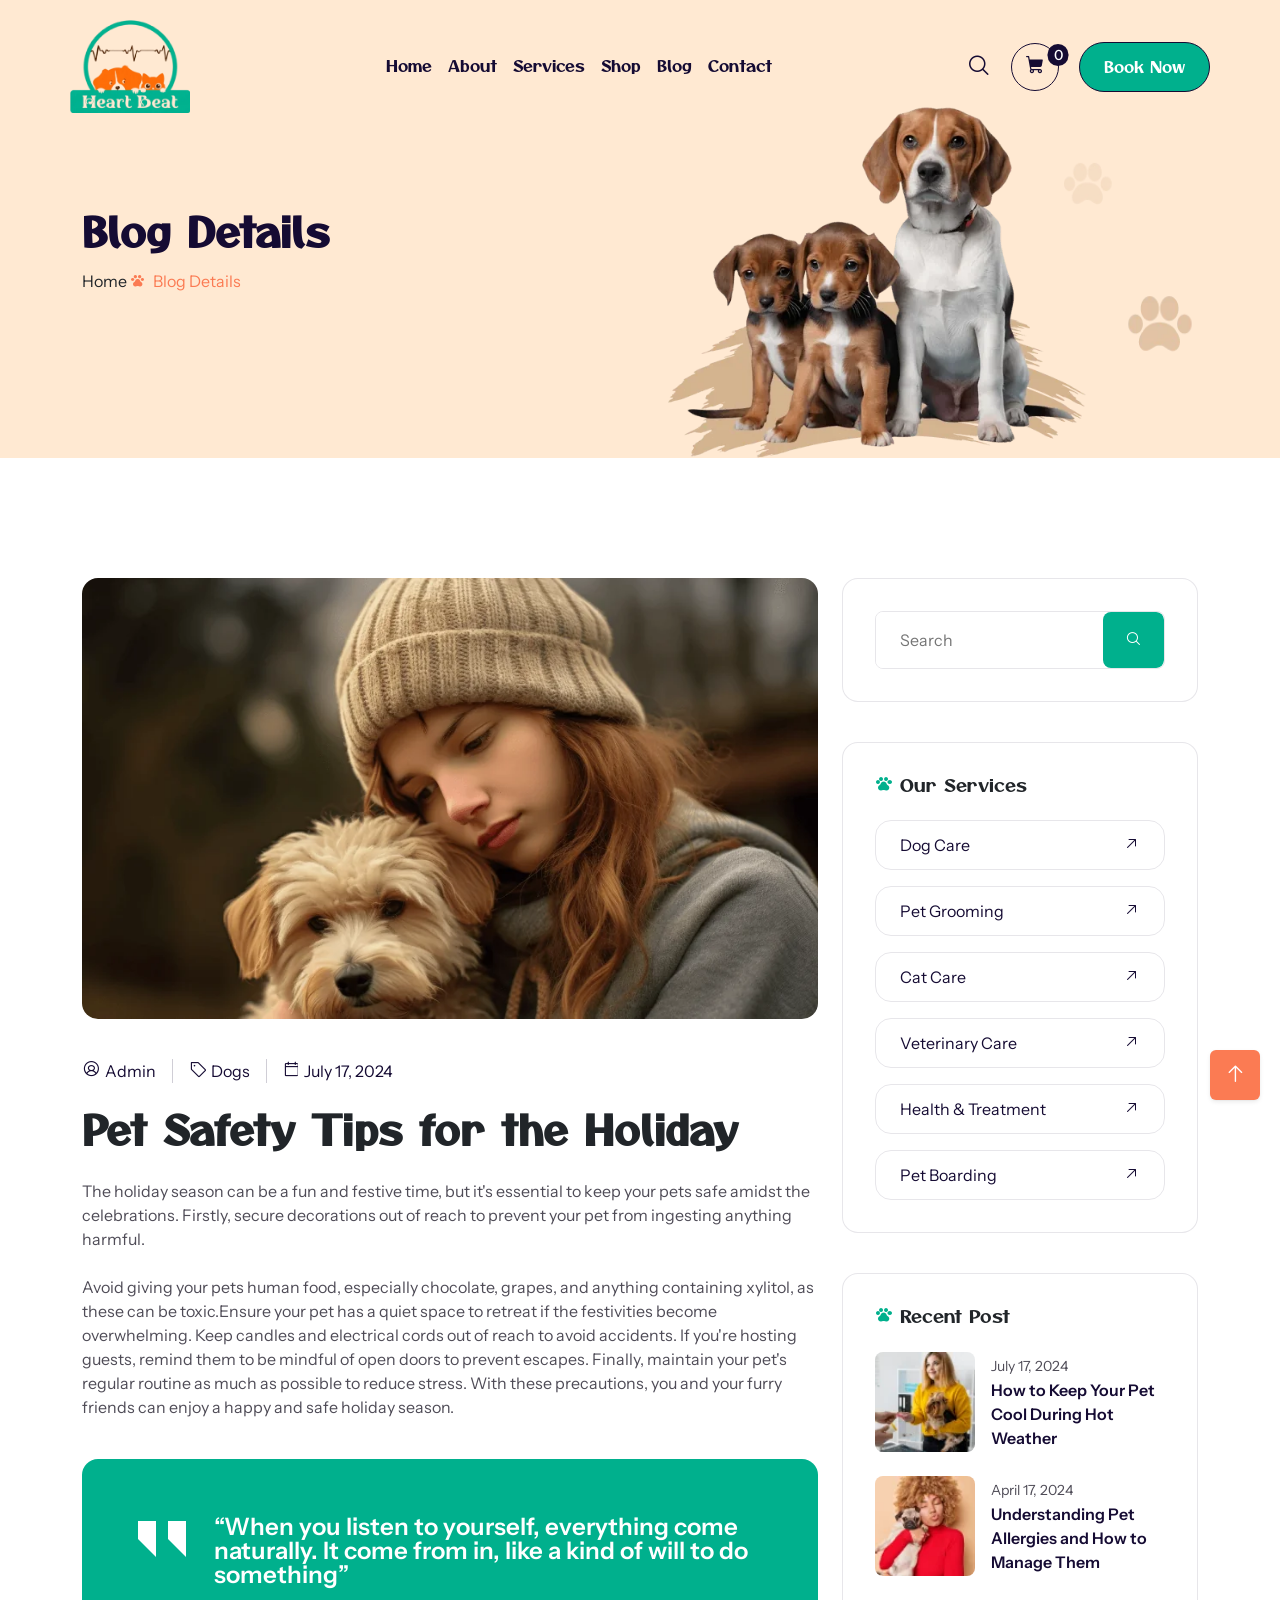
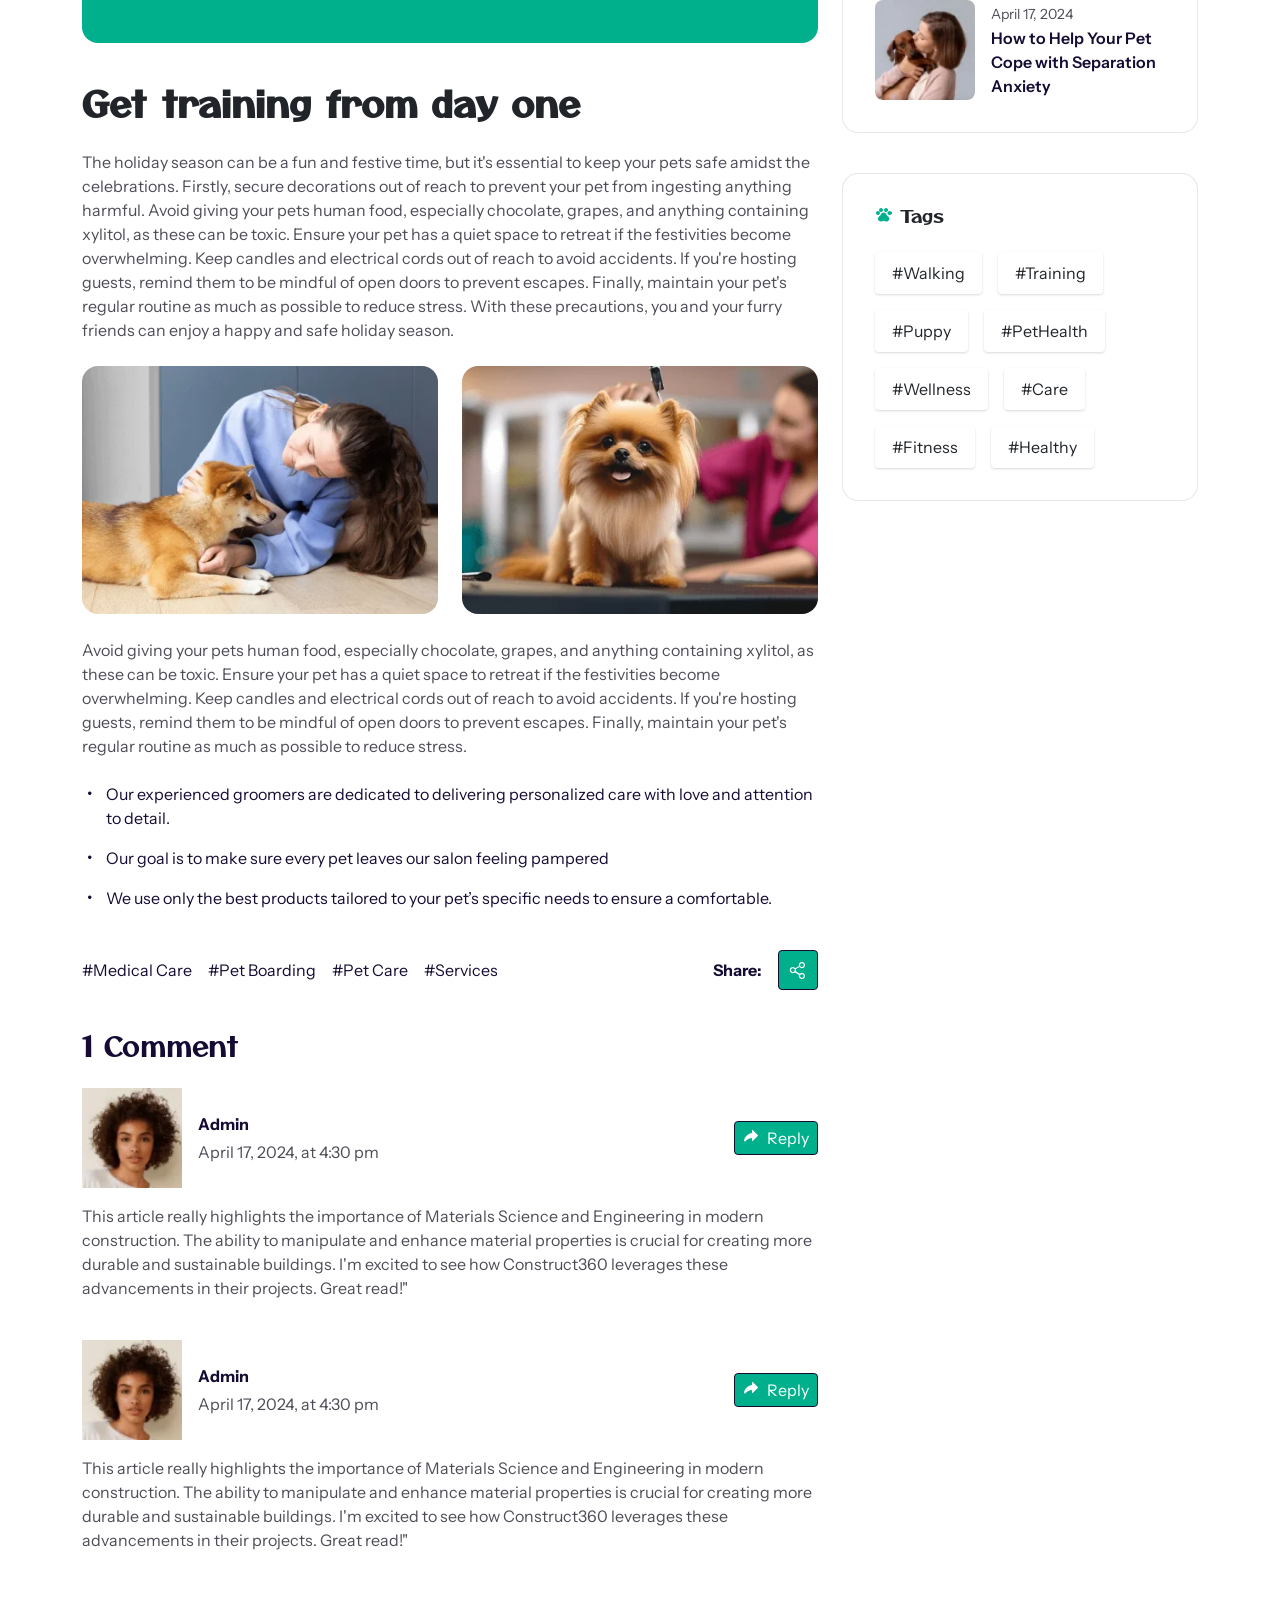
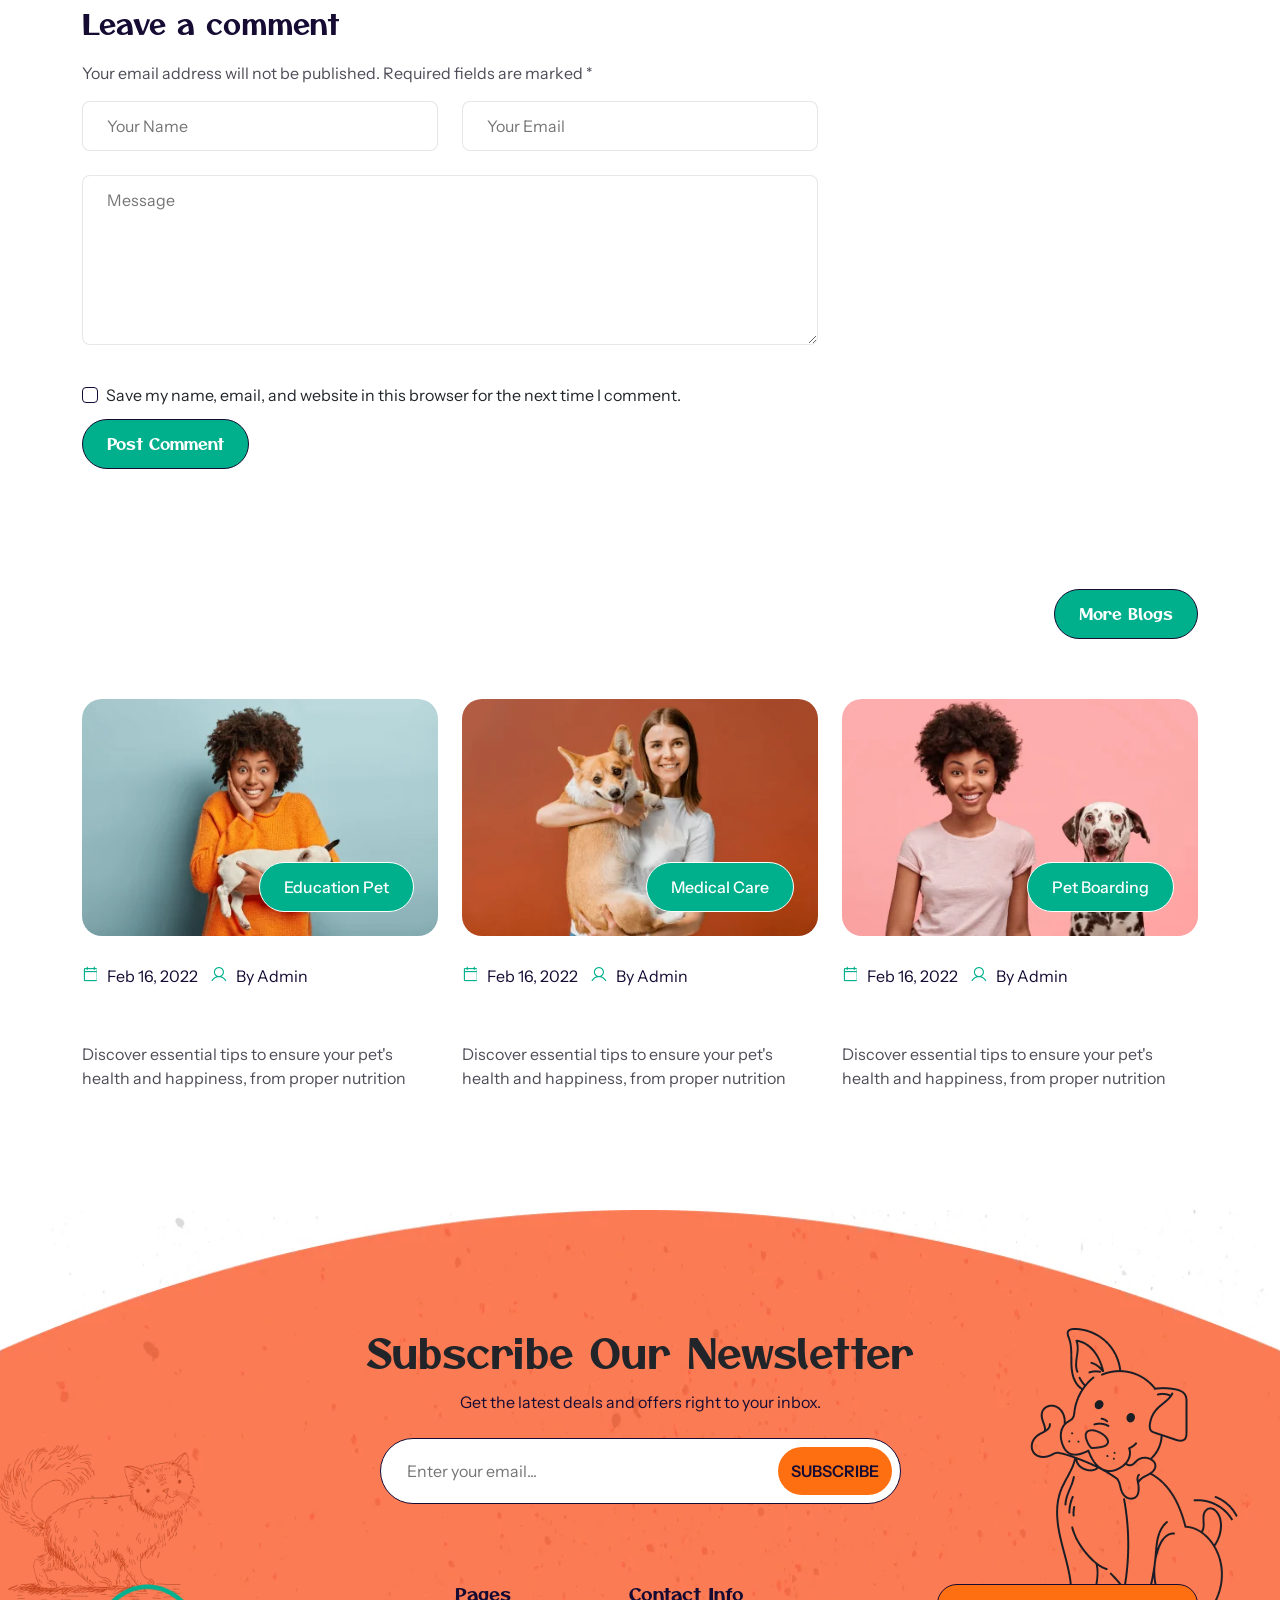
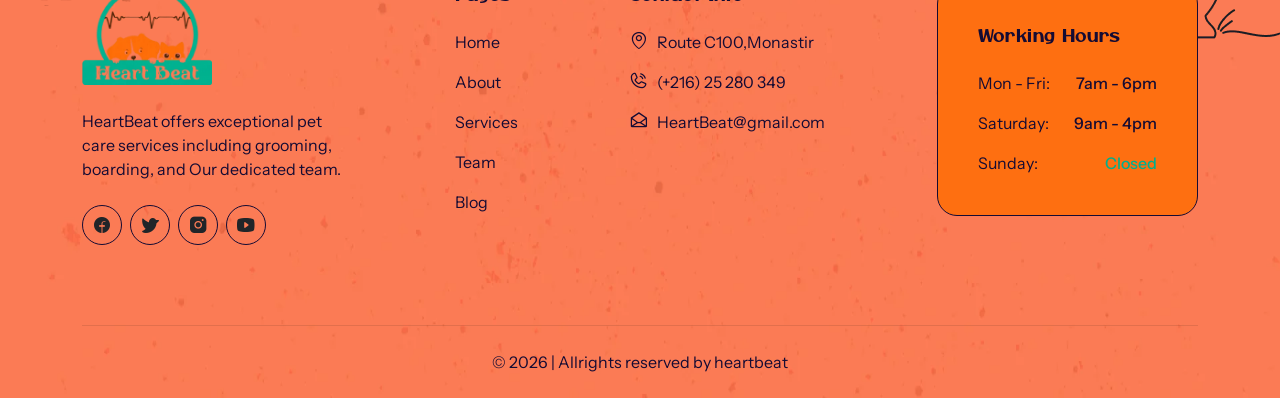
<file: blog-details.html>
<!DOCTYPE html>
<html lang="en">
<!-- head -->

<!-- Mirrored from petpath-demo.vercel.app/main/blog-details.html by HTTrack Website Copier/3.x [XR&CO'2014], Sat, 18 Apr 2026 23:04:45 GMT -->
<!-- Added by HTTrack --><meta http-equiv="content-type" content="text/html;charset=utf-8" /><!-- /Added by HTTrack -->
<head>
    <meta charset="utf-8">
    <meta name="viewport" content="width=device-width, initial-scale=1">
    <title>Blog Article | HeartBeat Pet Care &amp; Veterinary Advice</title>
    <meta name="description" content="Read HeartBeat's latest blog posts on pet health, veterinary care tips &amp; animal welfare in Tunisia.">
    <meta name="robots" content="index, follow">
    <link rel="canonical" href="https://heartthebeat.vercel.app/blog-details.html">
    <meta property="og:type" content="article">
    <meta property="og:site_name" content="HeartBeat">
    <meta property="og:title" content="Blog Article | HeartBeat Pet Care &amp; Veterinary Advice">
    <meta property="og:description" content="Read HeartBeat's latest blog posts on pet health, veterinary care tips &amp; animal welfare in Tunisia.">
    <meta property="og:url" content="https://heartthebeat.vercel.app/blog-details.html">
    <meta property="og:image" content="https://heartthebeat.vercel.app/assets/images/favicon.webp">
    <meta name="twitter:card" content="summary_large_image">
    <meta name="twitter:title" content="Blog Article | HeartBeat Pet Care &amp; Veterinary Advice">
    <meta name="twitter:description" content="Read HeartBeat's latest blog posts on pet health, veterinary care tips &amp; animal welfare in Tunisia.">
    <link rel="shortcut icon" href="assets/images/favicon.webp" type="image/x-icon">

<script defer src="assets/js/main.js"></script><link href="assets/css/style.css" rel="stylesheet"></head>

<body>
    <!-- preloader -->
    <!-- preloader  -->
<div class="preloader">
    <div class="loader">
        <div class="loader-square"></div>
        <div class="loader-square"></div>
        <div class="loader-square"></div>
        <div class="loader-square"></div>
        <div class="loader-square"></div>
        <div class="loader-square"></div>
        <div class="loader-square"></div>
    </div>
</div>
    <!-- back to top -->
    <button class="back-to-top position-fixed end-0 bottom-0 d-center me-5">
    <span class="text-h4">
        <i class="ph ph-arrow-up"></i>
    </span>
</button>
    <!-- header -->
    <!-- header section start -->
<header class="header-section position-fixed top-0 start-50 translate-middle-x" data-lenis-prevent>
    <div class="container px-0">
        <!-- navbar area -->
        <div class="d-flex align-items-center justify-content-between px-lg-0 px-4 py-lg-5 py-3">
            <div class="logo">
                <a href="index.html">
                    <img src="assets/images/logo.webp" alt="logo" class="d-none d-lg-block" width="120px">
                    <img src="assets/images/logo.webp" alt="logo" class="d-lg-none" width="80px">
                </a>
            </div>
            <nav class="navbar-area">
                <ul class="nav-menu-items d-lg-flex d-grid gap-3xl-8 gap-xxl-6 gap-4">
                    <li class="menu-link">
                        <a href="index.html" class="slide-vertical" data-splitting>Home</a>
                    </li>
                    <li class="menu-link">
                        <a href="about-us.html" class="slide-vertical" data-splitting>About</a>
                    </li>
                    <li class="menu-link">
                        <a href="services.html" class="slide-vertical" data-splitting>Services</a>
                    </li>
                    <li class="menu-link">
                        <a href="shop.html" class="slide-vertical" data-splitting>Shop</a>
                    </li>
                    <li class="menu-link">
                        <a href="blogs.html" class="slide-vertical" data-splitting>Blog</a>
                    </li>
                    <li class="menu-link">
                        <a href="contact-us.html" class="slide-vertical" data-splitting>Contact</a>
                    </li>
                </ul>
            </nav>
            <div class="nav-btns d-flex align-items-center gap-lg-5 gap-3">

                <!-- search icon -->
                <button class="search-btn text-2xl font-semibold text-n20">
                    <i class="ph ph-magnifying-glass"></i>
                </button>

                <button
                    class="cart-btn icon-48px position-relative border n20-border text-n20 hover-bg-primary hover-text-n0">
                    <span
                        class="badge radius-pill text-n0 text-sm fw-medium bg-n20 position-absolute top-50 start-100 translate-middle z-1 mt-n3">0</span>
                    <span class="text-xl font-semibold">
                        <i class="ph-fill ph-shopping-cart"></i>
                    </span>
                </button>

                <a href="contact-us.html" class="btn-primary text-nowrap">Book Now</a>

                <button class="menu-toggle-btn text-2xl">
                    <i class="ph ph-list"></i>
                </button>
            </div>
        </div>
    </div>
</header>
<!-- header section end -->
<!-- search form -->
<div
    class="search-form-wrapper position-fixed top-0 start-0 w-100 vh-100 d-flex align-items-center justify-content-center bg-n10">
    <button class="search-close-btn position-absolute top-0 end-0 text-2xl text-n0 mt-5 me-5"><i
            class="ph ph-x"></i></button>
    <div class="search-form">
        <form class="d-flex align-items-center gap-4 border n10-border p-2">
            <input type="text" placeholder="Search ..." class="w-100 p-2">
            <button type="submit" class="text-2xl text-n0">
                <i class="ph ph-magnifying-glass"></i>
            </button>
        </form>
    </div>
</div>

    <!-- main start -->
    <main>

        <!-- inner hero section start -->
        <section class="inner-hero-section pt-xxl-0 pt-md-15 pt-20 pt-120 bg-primary2">
            <div class="container position-relative">
                <div class="row g-6 justify-content-between align-items-center">
                    <div class="col-sm-6">
                        <span class="mb-3 text-h1 text-n20">Blog Details</span>
                        <ul class="breadcrumb d-inline-flex align-items-center justify-content-center gap-lg-2 gap-1">
                            <li class="breadcrumb-item"><a href="index.html">Home</a></li>
                            <li class="breadcrumb-item active"><a href="#">Blog Details</a></li>
                        </ul>
                    </div>
                    <div class="col-xl-5 col-sm-6 me-auto d-none d-sm-block">
                        <div class="reveal-bottom inner-hero-banner">
                            <img class="w-100" src="assets/images/inner-hero-banner.webp" alt="inner hero banner">
                        </div>
                    </div>
                </div>
                <div class="pows position-absolute top-60 right-n10 translate-middle-y z-n1 d-none d-sm-block">
                    <img class="w-100" src="assets/images/pows.webp" alt="pow">
                </div>
            </div>
        </section>
        <!-- inner hero section end -->

        <!-- service details section start -->
        <section class="service-details-section pt-120">
            <div class="container">
                <div class="row g-6">
                    <div class="col-lg-8">
                        <div class="service-details-banner mb-lg-10 mb-md-8 mb-6">
                            <img class="w-100 radius-16" src="assets/images/blog-details-banner.webp"
                                alt="service details banner">
                        </div>
                        <div class="service-details-content d-grid gap-lg-6 gap-4 mb-lg-10 mb-md-8 mb-6">
                            <div class="d-flex align-items-center gap-lg-4 gap-2">
                                <div class="d-flex align-items-center gap-1 text-n20">
                                    <span class="text-lg"><i class="ph ph-user-circle"></i></span>
                                    <span>Admin</span>
                                </div>
                                <span class="d-block vr-line bg-n20-2"></span>
                                <div class="d-flex align-items-center gap-1 text-n20">
                                    <span class="text-lg"><i class="ph ph-tag"></i></span>
                                    <span>Dogs</span>
                                </div>
                                <span class="d-block vr-line bg-n20-2"></span>
                                <div class="d-flex align-items-center gap-1 text-n20">
                                    <span class="text-lg"><i class="ph ph-calendar-blank"></i></span>
                                    <span>July 17, 2024</span>
                                </div>
                            </div>
                            <h1>Pet Safety Tips for the Holiday</h1>
                            <p class="text-n10 font-instrument fw-normal">
                                The holiday season can be a fun and festive time, but it's essential to keep your pets
                                safe amidst the celebrations. Firstly, secure decorations out of reach to prevent your
                                pet from ingesting anything harmful.
                            </p>
                            <p class="text-n10 font-instrument fw-normal">
                                Avoid giving your pets human food, especially chocolate, grapes, and anything containing
                                xylitol, as these can be toxic.Ensure your pet has a quiet space to retreat if the
                                festivities become overwhelming. Keep candles and electrical cords out of reach to avoid
                                accidents. If you're hosting guests, remind them to be mindful of open doors to prevent
                                escapes. Finally, maintain your pet's regular routine as much as possible to reduce
                                stress. With these precautions, you and your furry friends can enjoy a happy and safe
                                holiday season.
                            </p>
                        </div>
                        <div
                            class="post-quote d-flex gap-xl-7 gap-md-5 gap-3 p-xl-14 p-md-10 p-md-8 p-xs-6 p-4 bg-primary radius-16 mb-lg-10 mb-md-8 mb-6">
                            <div class="post-quote-icon"><img src="assets/images/post-quote-icon.webp" alt="quote icon">
                            </div>
                            <span class="text-n0 text-2xl fw-semibold">
                                “When you listen to yourself, everything come naturally. It come from in, like a kind of
                                will to do something”
                            </span>
                        </div>
                        <div class="service-details-content d-grid gap-lg-6 gap-4 mb-lg-10 mb-md-8 mb-6">
                            <h2>Get training from day one</h2>
                            <p class="text-n10 font-instrument fw-normal">
                                The holiday season can be a fun and festive time, but it's essential to keep your pets
                                safe amidst the celebrations. Firstly, secure decorations out of reach to prevent your
                                pet from ingesting anything harmful. Avoid giving your pets human food, especially
                                chocolate, grapes, and anything containing xylitol, as these can be toxic. Ensure your
                                pet has a quiet space to retreat if the festivities become overwhelming. Keep candles
                                and electrical cords out of reach to avoid accidents. If you're hosting guests, remind
                                them to be mindful of open doors to prevent escapes. Finally, maintain your pet's
                                regular routine as much as possible to reduce stress. With these precautions, you and
                                your furry friends can enjoy a happy and safe holiday season.
                            </p>
                            <div class="blog-details-post-banner d-xs-flex d-grid align-items-center gap-lg-6 gap-4">
                                <div class="w-100">
                                    <img class="w-100 radius-16" src="assets/images/blog-details-post-1.webp"
                                        alt="blog details post banner">
                                </div>
                                <div class="w-100">
                                    <img class="w-100 radius-16" src="assets/images/blog-details-post-2.webp"
                                        alt="blog details post banner">
                                </div>
                            </div>

                            <p class="text-n10 font-instrument fw-normal">
                                Avoid giving your pets human food, especially chocolate, grapes, and anything containing
                                xylitol, as these can be toxic. Ensure your pet has a quiet space to retreat if the
                                festivities become overwhelming. Keep candles and electrical cords out of reach to avoid
                                accidents. If you're hosting guests, remind them to be mindful of open doors to prevent
                                escapes. Finally, maintain your pet's regular routine as much as possible to reduce
                                stress.
                            </p>
                            <ul class="d-grid gap-lg-4 gap-2">
                                <li class="d-flex gap-2 text-n20">
                                    <span><i class="ph-fill ph-dot-outline"></i></span>
                                    Our experienced groomers are dedicated to delivering personalized care with love and
                                    attention to detail.
                                </li>
                                <li class="d-flex gap-2 text-n20">
                                    <span><i class="ph-fill ph-dot-outline"></i></span>
                                    Our goal is to make sure every pet leaves our salon feeling pampered
                                </li>
                                <li class="d-flex gap-2 text-n20">
                                    <span><i class="ph-fill ph-dot-outline"></i></span>
                                    We use only the best products tailored to your pet’s specific needs to ensure a
                                    comfortable.
                                </li>
                            </ul>
                        </div>
                        <div
                            class="service-details-content d-flex align-items-center justify-content-between gap-lg-6 gap-4 flex-wrap mb-lg-10 mb-md-8 mb-6">
                            <ul class="d-flex align-items-center gap-lg-4 gap-2 flex-wrap">
                                <li>
                                    <a href="#" class="text-n20 font-instrument hover-text-primary">#Medical Care</a>
                                </li>
                                <li>
                                    <a href="#" class="text-n20 font-instrument hover-text-primary">#Pet Boarding</a>
                                </li>
                                <li>
                                    <a href="#" class="text-n20 font-instrument hover-text-primary">#Pet Care</a>
                                </li>
                                <li>
                                    <a href="#" class="text-n20 font-instrument hover-text-primary">#Services</a>
                                </li>
                            </ul>
                            <div class="d-flex align-items-center gap-lg-4 gap-2">
                                <span class="text-n20 font-instrument fw-bold">Share:</span>
                                <div class="position-relative d-inline-block" data-lenis-prevent>
                                    <button class="icon-40px bg-primary radius-4 border n20-border text-n0 text-xl"
                                        id="shareButton">
                                        <i class="ph ph-share-network"></i></button>
                                    <div class="share-options" id="shareOptions">
                                        <a href="#" class="share-option" data-platform="facebook">
                                            <i class="ph-fill ph-facebook-logo"></i> Facebook
                                        </a>
                                        <a href="#" class="share-option" data-platform="twitter">
                                            <i class="ph-fill ph-twitter-logo"></i> Twitter
                                        </a>
                                        <a href="#" class="share-option" data-platform="linkedin">
                                            <i class="ph-fill ph-linkedin-logo"></i> LinkedIn
                                        </a>
                                        <a href="#" class="share-option" data-platform="pinterest">
                                            <i class="ph-fill ph-pinterest-logo"></i> Pinterest
                                        </a>
                                        <a href="#" class="share-option" data-platform="reddit">
                                            <i class="ph-fill ph-reddit-logo"></i> Reddit
                                        </a>
                                        <a href="#" class="share-option" data-platform="whatsapp">
                                            <i class="ph-fill ph-whatsapp-logo"></i> WhatsApp
                                        </a>
                                        <a href="#" class="share-option" data-platform="telegram">
                                            <i class="ph-fill ph-telegram-logo"></i> Telegram
                                        </a>
                                        <a href="#" class="share-option" data-platform="tumblr">
                                            <i class="ph-fill ph-tumblr-logo"></i> Tumblr
                                        </a>
                                        <a href="#" class="share-option" data-platform="email">
                                            <i class="ph-fill ph-envelope"></i> Email
                                        </a>
                                        <a href="#" class="share-option" id="copyLink">
                                            <i class="ph-fill ph-link"></i> Copy Link
                                        </a>
                                    </div>
                                </div>
                            </div>
                        </div>

                        <!-- comment area -->
                        <div class="comment-area mb-lg-10 mb-md-8 mb-6">
                            <h3 class="text-n20 font-otomanopee fw-normal mb-lg-6 mb-4">1 Comment</h3>
                            <div class="comment-wrapper d-grid gap-lg-6 gap-4">
                                <div class="single-comment d-grid gap-lg-4 gap-2">
                                    <div class="d-flex align-items-center justify-content-between gap-lg-4 gap-2 flex-wrap">
                                        <div class="d-flex align-items-center gap-lg-4 gap-2">
                                            <div class="commenter icon-100px">
                                                <img class="w-100" src="assets/images/author-1.webp" alt="author">
                                            </div>
                                            <div class="d-grid gap-1">
                                                <span class="text-n20 font-instrument fw-bold">Admin</span>
                                                <span class="text-n10 font-instrument fw-normal">April 17, 2024, at 4:30
                                                    pm</span>
                                            </div>
                                        </div>
                                        <button
                                            class="comment-replay-btn btn-primary py-1 px-2 radius-4 font-instrument fw-normal">
                                            <span><i class="ph-fill ph-share-fat"></i></span> Reply
                                        </button>
                                    </div>
                                    <span class="text-n10 font-instrument fw-normal">
                                        This article really highlights the importance of Materials Science and
                                        Engineering in modern construction. The ability to manipulate and enhance
                                        material properties is crucial for creating more durable and sustainable
                                        buildings. I'm excited to see how Construct360 leverages these advancements in
                                        their projects. Great read!"
                                    </span>
                                    <div class="comment-replay-form">
                                        <form action="#"
                                            class="d-flex align-items-center gap-lg-4 gap-2 border n20-border radius-4 overflow-hidden p-3">

                                            <textarea class="comment-textarea w-100 font-instrument border-0"
                                                placeholder="Write a comment..."></textarea>

                                            <button
                                                class="comment-replay-submit btn-primary py-1 px-2 radius-4 font-instrument fw-normal"
                                                type="submit">
                                                <i class="ph-fill ph-paper-plane-right"></i>
                                            </button>
                                        </form>
                                    </div>
                                </div>
                                <div class="single-comment d-grid gap-lg-4 gap-2">
                                    <div class="d-flex align-items-center justify-content-between gap-lg-4 gap-2 flex-wrap">
                                        <div class="d-flex align-items-center gap-lg-4 gap-2">
                                            <div class="commenter icon-100px">
                                                <img class="w-100" src="assets/images/author-1.webp" alt="author">
                                            </div>
                                            <div class="d-grid gap-1">
                                                <span class="text-n20 font-instrument fw-bold">Admin</span>
                                                <span class="text-n10 font-instrument fw-normal">April 17, 2024, at 4:30
                                                    pm</span>
                                            </div>
                                        </div>
                                        <button
                                            class="comment-replay-btn btn-primary py-1 px-2 radius-4 font-instrument fw-normal">
                                            <span><i class="ph-fill ph-share-fat"></i></span> Reply
                                        </button>
                                    </div>
                                    <span class="text-n10 font-instrument fw-normal">
                                        This article really highlights the importance of Materials Science and
                                        Engineering in modern construction. The ability to manipulate and enhance
                                        material properties is crucial for creating more durable and sustainable
                                        buildings. I'm excited to see how Construct360 leverages these advancements in
                                        their projects. Great read!"
                                    </span>
                                    <div class="comment-replay-form">

                                        <form action="#"
                                            class="d-flex align-items-center gap-lg-4 gap-2 border n20-border radius-4 overflow-hidden p-3">

                                            <textarea class="comment-textarea w-100 font-instrument border-0"
                                                placeholder="Write a comment..."></textarea>

                                            <button
                                                class="comment-replay-submit btn-primary py-1 px-2 radius-4 font-instrument fw-normal"
                                                type="submit">
                                                <i class="ph-fill ph-paper-plane-right"></i>
                                            </button>

                                        </form>
                                    </div>
                                </div>
                            </div>
                        </div>
                        <!-- comment form -->
                        <div class="comment-form">
                            <div class="mb-lg-4 mb-2">
                                <h3 class="text-n20 font-otomanopee fw-normal mb-lg-5 mb-3">Leave a comment</h3>
                                <span class="text-n10 font-instrument fw-normal">
                                    Your email address will not be published. Required fields are marked *
                                </span>
                            </div>
                            <form class="d-grid gap-lg-6 gap-4">
                                <div
                                    class="d-lg-flex d-grid align-items-center justify-content-lg-between gap-lg-6 gap-4">
                                    <div class="w-100">
                                        <input type="text" placeholder="Your Name"
                                            class="px-xl-6 px-lg-4 px-3 py-lg-3 py-2 w-100 border n20-1-border radius-8 focus-primary w-100">
                                    </div>
                                    <div class="w-100">
                                        <input type="email" placeholder="Your Email"
                                            class="px-xl-6 px-lg-4 px-3 py-lg-3 py-2 w-100 border n20-1-border radius-8 focus-primary w-100">
                                    </div>
                                </div>
                                <div class="mb-lg-2 mb-1">
                                    <textarea name="message"
                                        class="px-xl-6 px-lg-4 px-3 py-lg-3 py-2 w-100 border n20-1-border radius-8 focus-primary w-100"
                                        rows="6" placeholder="Message"></textarea>
                                </div>
                                <div>
                                    <div class="form-check mb-lg-3 mb-2">
                                        <input class="form-check-input n20-border" type="checkbox" value="">
                                        <label class="form-check-label">
                                            Save my name, email, and website in this browser for the next time I
                                            comment.
                                        </label>
                                    </div>
                                    <button type="submit" class="btn-primary">Post Comment</button>
                                </div>
                            </form>
                        </div>
                    </div>
                    <div class="col-lg-4">

                        <div
                            class="sidebar-search-form p-xl-8 p-md-6 p-4 bg-white border n20-1-border radius-16 mb-lg-10 mb-md-8 mb-6">
                            <form action="#"
                                class="d-flex align-items-center border n20-1-border radius-8 focus-primary overflow-hidden">
                                <input type="text" placeholder="Search"
                                    class="w-100 font-instrument border-0 outline-0 p-lg-4 p-3 ps-lg-6 ps-4">
                                <button class="btn-primary border-0 text-n0 text-2xl py-lg-4 py-3 radius-8">
                                    <span><i class="ph ph-magnifying-glass"></i></span>
                                </button>
                            </form>
                        </div>
                        <!-- service list start -->
                        <div
                            class="service-list p-xl-8 p-md-6 p-4 bg-white border n20-1-border radius-16 mb-lg-10 mb-md-8 mb-6">
                            <h5 class="font-otomanopee fw-normal mb-lg-6 mb-4">
                                <span class="text-primary"><i class="ph-fill ph-paw-print"></i></span>
                                Our Services
                            </h5>
                            <ul class="d-grid gap-lg-4 gap-3">
                                <li>
                                    <a href="#"
                                        class="service-list-item d-flex align-items-center justify-content-between text-n20 font-instrument py-lg-3 py-2 px-lg-6 px-4 border n20-1-border radius-16 transition hover-bg-primary hover-text-n0">
                                        Dog Care
                                        <span><i class="ph ph-arrow-up-right"></i></span></a>
                                </li>
                                <li>
                                    <a href="#"
                                        class="service-list-item d-flex align-items-center justify-content-between text-n20 font-instrument py-lg-3 py-2 px-lg-6 px-4 border n20-1-border radius-16 transition hover-bg-primary hover-text-n0">
                                        Pet Grooming
                                        <span><i class="ph ph-arrow-up-right"></i></span></a>
                                </li>
                                <li>
                                    <a href="#"
                                        class="service-list-item d-flex align-items-center justify-content-between text-n20 font-instrument py-lg-3 py-2 px-lg-6 px-4 border n20-1-border radius-16 transition hover-bg-primary hover-text-n0">
                                        Cat Care
                                        <span><i class="ph ph-arrow-up-right"></i></span></a>
                                </li>
                                <li>
                                    <a href="#"
                                        class="service-list-item d-flex align-items-center justify-content-between text-n20 font-instrument py-lg-3 py-2 px-lg-6 px-4 border n20-1-border radius-16 transition hover-bg-primary hover-text-n0">
                                        Veterinary Care
                                        <span><i class="ph ph-arrow-up-right"></i></span></a>
                                </li>
                                <li>
                                    <a href="#"
                                        class="service-list-item d-flex align-items-center justify-content-between text-n20 font-instrument py-lg-3 py-2 px-lg-6 px-4 border n20-1-border radius-16 transition hover-bg-primary hover-text-n0">
                                        Health & Treatment
                                        <span><i class="ph ph-arrow-up-right"></i></span></a>
                                </li>
                                <li>
                                    <a href="#"
                                        class="service-list-item d-flex align-items-center justify-content-between text-n20 font-instrument py-lg-3 py-2 px-lg-6 px-4 border n20-1-border radius-16 transition hover-bg-primary hover-text-n0">
                                        Pet Boarding
                                        <span><i class="ph ph-arrow-up-right"></i></span></a>
                                </li>
                            </ul>
                        </div>
                        <!-- service list end -->

                        <!-- recent post list start -->
                        <div
                            class="recent-post-list p-xl-8 p-md-6 p-4 bg-white border n20-1-border radius-16 mb-lg-10 mb-md-8 mb-6">
                            <h5 class="font-otomanopee fw-normal mb-lg-6 mb-4">
                                <span class="text-primary"><i class="ph-fill ph-paw-print"></i></span>
                                Recent Post
                            </h5>
                            <ul class="d-grid gap-lg-6 gap-4">
                                <li>
                                    <a href="#" class="d-flex align-items-center gap-lg-4 gap-2">
                                        <div class="recent-post-thumb icon-100px">
                                            <img class="w-100 radius-8" src="assets/images/recent-post-1.webp"
                                                alt="recent post">
                                        </div>
                                        <div class="d-grid">
                                            <span class="text-sm text-n10 font-instrument">July 17, 2024</span>
                                            <span
                                                class="text-n20 fw-semibold font-instrument hover-text-primary hover-underline">
                                                How to Keep Your Pet Cool During Hot Weather
                                            </span>
                                        </div>
                                    </a>
                                </li>
                                <li>
                                    <a href="#" class="d-flex align-items-center gap-lg-4 gap-2">
                                        <div class="recent-post-thumb icon-100px">
                                            <img class="w-100 radius-8" src="assets/images/recent-post-2.webp"
                                                alt="recent post">
                                        </div>
                                        <div class="d-grid">
                                            <span class="text-sm text-n10 font-instrument">April 17, 2024</span>
                                            <span
                                                class="text-n20 fw-semibold font-instrument hover-text-primary hover-underline">
                                                Understanding Pet Allergies and How to Manage Them
                                            </span>
                                        </div>
                                    </a>
                                </li>
                                <li>
                                    <a href="#" class="d-flex align-items-center gap-lg-4 gap-2">
                                        <div class="recent-post-thumb icon-100px">
                                            <img class="w-100 radius-8" src="assets/images/recent-post-3.webp"
                                                alt="recent post">
                                        </div>
                                        <div class="d-grid">
                                            <span class="text-sm text-n10 font-instrument">April 17, 2024</span>
                                            <span
                                                class="text-n20 fw-semibold font-instrument hover-text-primary hover-underline">
                                                How to Help Your Pet Cope with Separation Anxiety
                                            </span>
                                        </div>
                                    </a>
                                </li>
                            </ul>
                        </div>
                        <!-- recent post list end -->

                        <!-- tag list start -->
                        <div
                            class="tag-list p-xl-8 p-md-6 p-4 bg-white border n20-1-border radius-16 mb-lg-10 mb-md-8 mb-6">
                            <h5 class="font-otomanopee fw-normal mb-lg-6 mb-4">
                                <span class="text-primary"><i class="ph-fill ph-paw-print"></i></span>
                                Tags
                            </h5>
                            <ul class="d-flex gap-lg-4 gap-3 flex-wrap">
                                <li>
                                    <a href="#"
                                        class="d-inline-block py-2 px-4 radius-4 bg-n0 shadow-2 hover-bg-primary hover-text-n0 border hover-n20-border">
                                        #Walking
                                    </a>
                                </li>
                                <li>
                                    <a href="#"
                                        class="d-inline-block py-2 px-4 radius-4 bg-n0 shadow-2 hover-bg-primary hover-text-n0 border hover-n20-border">
                                        #Training
                                    </a>
                                </li>
                                <li>
                                    <a href="#"
                                        class="d-inline-block py-2 px-4 radius-4 bg-n0 shadow-2 hover-bg-primary hover-text-n0 border hover-n20-border">
                                        #Puppy
                                    </a>
                                </li>
                                <li>
                                    <a href="#"
                                        class="d-inline-block py-2 px-4 radius-4 bg-n0 shadow-2 hover-bg-primary hover-text-n0 border hover-n20-border">
                                        #PetHealth
                                    </a>
                                </li>
                                <li>
                                    <a href="#"
                                        class="d-inline-block py-2 px-4 radius-4 bg-n0 shadow-2 hover-bg-primary hover-text-n0 border hover-n20-border">
                                        #Wellness
                                    </a>
                                </li>
                                <li>
                                    <a href="#"
                                        class="d-inline-block py-2 px-4 radius-4 bg-n0 shadow-2 hover-bg-primary hover-text-n0 border hover-n20-border">
                                        #Care
                                    </a>
                                </li>
                                <li>
                                    <a href="#"
                                        class="d-inline-block py-2 px-4 radius-4 bg-n0 shadow-2 hover-bg-primary hover-text-n0 border hover-n20-border">
                                        #Fitness
                                    </a>
                                </li>
                                <li>
                                    <a href="#"
                                        class="d-inline-block py-2 px-4 radius-4 bg-n0 shadow-2 hover-bg-primary hover-text-n0 border hover-n20-border">
                                        #Healthy
                                    </a>
                                </li>
                            </ul>
                        </div>
                        <!-- tag list end -->
                    </div>
                </div>
            </div>

        </section>
        <!-- service details section end -->

        <!-- blogs section start -->
        <section class="blog-section pt-120 pb-120">
            <div class="container">
                <div class="row g-6 align-items-end justify-content-between mb-lg-15 mb-md-10 mb-8">
                    <div class="col-lg-6">
                        <h2 class="text-animation-word text-h1 font-otomanopee text-n20 fw-normal">
                            Related Blogs
                        </h2>
                    </div>
                    <div class="col-auto">
                        <a href="blogs.html" class="btn-primary text-xl">
                            More Blogs
                        </a>
                    </div>
                </div>
                <div class="row g-6">
                    <div class="col-lg-4 col-md-6">
                        <div class="blog-card">
                            <div
                                class="blog-img scale-animation position-relative radius-20 overflow-hidden mb-lg-7 mb-5">
                                <img class="w-100" src="assets/images/blog-img-1.webp" alt="blog image">
                                <div class="position-absolute end-0 bottom-0 mb-lg-6 mb-4 me-lg-6 me-4">
                                    <a href="#" class="btn-primary n0-border text-n0 font-instrument">Education Pet</a>
                                </div>
                            </div>
                            <div class="blog-content">
                                <div class="d-flex align-items-center gap-xl-3 gap-2 mb-lg-3 mb-2">
                                    <div class="d-flex align-items-center gap-2">
                                        <span class="text-lg text-primary"><i class="ph ph-calendar-blank"></i></span>
                                        <span class="text-n20 fw-normal">Feb 16, 2022</span>
                                    </div>
                                    <div class="d-flex align-items-center gap-2">
                                        <span class="text-lg text-primary"><i class="ph ph-user"></i></span>
                                        <span class="text-n20 fw-normal">By Admin</span>
                                    </div>
                                </div>
                                <a href="blog-details.html">
                                    <h4
                                        class="text-animation-line text-n20 hover-text-primary hover-underline mb-lg-4 mb-3">
                                        Get Paid To Walk Dogs
                                    </h4>
                                </a>
                                <p class="text-n10 fw-normal">
                                    Discover essential tips to ensure your pet's health and happiness, from proper
                                    nutrition
                                </p>
                            </div>
                        </div>
                    </div>
                    <div class="col-lg-4 col-md-6">
                        <div class="blog-card">
                            <div
                                class="blog-img scale-animation position-relative radius-20 overflow-hidden mb-lg-7 mb-5">
                                <img class="w-100" src="assets/images/blog-img-2.webp" alt="blog image">
                                <div class="position-absolute end-0 bottom-0 mb-lg-6 mb-4 me-lg-6 me-4">
                                    <a href="#" class="btn-primary n0-border text-n0 font-instrument">Medical Care</a>
                                </div>
                            </div>
                            <div class="blog-content">
                                <div class="d-flex align-items-center gap-xl-3 gap-2 mb-lg-3 mb-2">
                                    <div class="d-flex align-items-center gap-2">
                                        <span class="text-lg text-primary"><i class="ph ph-calendar-blank"></i></span>
                                        <span class="text-n20 fw-normal">Feb 16, 2022</span>
                                    </div>
                                    <div class="d-flex align-items-center gap-2">
                                        <span class="text-lg text-primary"><i class="ph ph-user"></i></span>
                                        <span class="text-n20 fw-normal">By Admin</span>
                                    </div>
                                </div>
                                <a href="blog-details.html">
                                    <h4
                                        class="text-animation-line text-n20 hover-text-primary hover-underline mb-lg-4 mb-3">
                                        What Does A Dog Walker Do?
                                    </h4>
                                </a>
                                <p class="text-n10 fw-normal">
                                    Discover essential tips to ensure your pet's health and happiness, from proper
                                    nutrition
                                </p>
                            </div>
                        </div>
                    </div>
                    <div class="col-lg-4 col-md-6">
                        <div class="blog-card">
                            <div
                                class="blog-img scale-animation position-relative radius-20 overflow-hidden mb-lg-7 mb-5">
                                <img class="w-100" src="assets/images/blog-img-3.webp" alt="blog image">
                                <div class="position-absolute end-0 bottom-0 mb-lg-6 mb-4 me-lg-6 me-4">
                                    <a href="#" class="btn-primary n0-border text-n0 font-instrument">Pet Boarding</a>
                                </div>
                            </div>
                            <div class="blog-content">
                                <div class="d-flex align-items-center gap-xl-3 gap-2 mb-lg-3 mb-2">
                                    <div class="d-flex align-items-center gap-2">
                                        <span class="text-lg text-primary"><i class="ph ph-calendar-blank"></i></span>
                                        <span class="text-n20 fw-normal">Feb 16, 2022</span>
                                    </div>
                                    <div class="d-flex align-items-center gap-2">
                                        <span class="text-lg text-primary"><i class="ph ph-user"></i></span>
                                        <span class="text-n20 fw-normal">By Admin</span>
                                    </div>
                                </div>
                                <a href="blog-details.html">
                                    <h4
                                        class="text-animation-line text-n20 hover-text-primary hover-underline mb-lg-4 mb-3">
                                        Walk Your Best doggo friend
                                    </h4>
                                </a>
                                <p class="text-n10 fw-normal">
                                    Discover essential tips to ensure your pet's health and happiness, from proper
                                    nutrition
                                </p>
                            </div>
                        </div>
                    </div>
                </div>
            </div>
        </section>
        <!-- blogs section end -->

    </main>
    <!-- main end -->

    <!-- footer -->
    <!-- footer section start -->
<footer class="footer-section pt-120">
    <div class="bg-banner position-absolute bottom-0 start-0 w-100 h-100 z-n1 d-none d-sm-block">
        <img class="w-100 h-100" src="assets/images/footer-bg.webp" alt="bg banner">
    </div>
    <div class="position-absolute top-40 left-0 translate-middle-y z-n1 d-none d-lg-block">
        <img class="max-w-200px w-100" src="assets/images/cat-vector-2.webp" alt="footer vector">
    </div>
    <div class="position-absolute top-15 right-0 z-n1 d-none d-lg-block">
        <img class="max-w-300px w-100" src="assets/images/dog-vector.webp" alt="footer vector">
    </div>
    <div class="container">
        <div class="row justify-content-center mb-lg-20 mb-md-15 mb-10 pt-10 pt-md-0">
            <div class="col-xl-7 col-lg-9 text-center">
                <div class=" mb-lg-6 mb-4">
                    <span class="text-h1 fw-normal mb-lg-3 mb-2">Subscribe Our Newsletter</span>
                    <span class="text-n20">Get the latest deals and offers right to your inbox.</span>
                </div>
                <form action="#" class="px-xl-15 px-lg-10 px-md-8 px-md-6">
                    <div
                        class="d-flex align-items-center justify-content-center gap-3 border n20-border bg-n0 radius-pill p-lg-2 p-1 ps-lg-6 ps-4">
                        <input type="email" placeholder="Enter your email..."
                            class="w-100 bg-transparent border-0 outline-0">
                        <button type="submit"
                            class="btn-secondary border-0 text-n20 fw-semibold text-uppercase font-instrument">Subscribe</button>
                    </div>
                </form>
            </div>
        </div>

        <div class="row justify-content-between g-6 pb-lg-20 pb-md-15 pb-10">
            <div class="col-xl-3 col-lg-4 col-md-6">
                <div class="footer-logo mb-lg-6 mb-4">
                    <a href="index.html">
                        <img class="w-100" src="assets/images/logo.webp" alt="footer logo">
                    </a>
                </div>
                <p class="text-n20 fw-normal mb-lg-6 mb-4">
                    HeartBeat offers exceptional pet care services including grooming, boarding, and Our dedicated
                    team.
                </p>
                <ul class="d-flex align-items-center gap-lg-2 gap-1">
                    <li>
                        <a href="#" class="icon-40px border n20-border text-xl box-style box-secondary">
                            <i class="ph-fill ph-facebook-logo"></i>
                        </a>
                    </li>
                    <li>
                        <a href="#" class="icon-40px border n20-border text-xl box-style box-secondary">
                            <i class="ph-fill ph-twitter-logo"></i>
                        </a>
                    </li>
                    <li>
                        <a href="#" class="icon-40px border n20-border text-xl box-style box-secondary">
                            <i class="ph-fill ph-instagram-logo"></i>
                        </a>
                    </li>
                    <li>
                        <a href="#" class="icon-40px border n20-border text-xl box-style box-secondary">
                            <i class="ph-fill ph-youtube-logo"></i>
                        </a>
                    </li>
                </ul>
            </div>
            <div class="col-auto">
                <div class="footer-menu">
                    <h5 class="text-n20 fw-normal mb-lg-6 mb-4">Pages</h5>
                    <ul class="d-grid gap-lg-4 gap-2">
                        <li>
                            <a href="index.html"
                                class="text-n20 fw-normal hover-text-secondary hover-underline">Home</a>
                        </li>
                        <li>
                            <a href="about-us.html"
                                class="text-n20 fw-normal hover-text-secondary hover-underline">About </a>
                        </li>
                        <li>
                            <a href="services.html"
                                class="text-n20 fw-normal hover-text-secondary hover-underline">Services</a>
                        </li>
                        <li>
                            <a href="team.html" class="text-n20 fw-normal hover-text-secondary hover-underline">Team</a>
                        </li>
                        <li>
                            <a href="blogs.html"
                                class="text-n20 fw-normal hover-text-secondary hover-underline">Blog</a>
                        </li>
                    </ul>
                </div>
            </div>
            <div class="col-auto">
                <div class="footer-menu">
                    <h5 class="text-n20 fw-normal mb-lg-6 mb-4">Contact Info</h5>
                    <ul class="d-grid gap-lg-4 gap-2">
                        <li>
                            <a href="#"
                                class="d-flex align-items-center gap-2 text-n20 fw-normal hover-text-secondary hover-underline">
                                <span class="text-xl"><i class="ph ph-map-pin"></i></span>
                                Route C100,Monastir
                            </a>
                        </li>
                        <li>
                            <a href="#"
                                class="d-flex align-items-center gap-2 text-n20 fw-normal hover-text-secondary hover-underline">
                                <span class="text-xl"><i class="ph ph-phone-call"></i></span>
                                (+216) 25 280 349
                            </a>
                        </li>
                        <li>
                            <a href="#"
                                class="d-flex align-items-center gap-2 text-n20 fw-normal hover-text-secondary hover-underline">
                                <span class="text-xl"><i class="ph ph-envelope-open"></i></span>
                                HeartBeat@gmail.com
                            </a>
                        </li>
                    </ul>
                </div>
            </div>
            <div class="col-xl-3 col-lg-4 col-md-6">
                <div class="working-time-card p-xl-10 p-lg-8 p-md-6 p-4 radius-20 bg-secondary border n20-border">
                    <h5 class="text-n20 fw-normal mb-lg-6 mb-4">Working Hours</h5>
                    <ul class="d-grid gap-lg-4 gap-2">
                        <li class="d-flex align-items-center justify-content-between gap-2">
                            <span class="text-n20 fw-normal">Mon - Fri:</span>
                            <span class="text-n20 fw-medium">7am - 6pm</span>
                        </li>
                        <li class="d-flex align-items-center justify-content-between gap-2">
                            <span class="text-n20 fw-normal">Saturday:</span>
                            <span class="text-n20 fw-medium">9am - 4pm</span>
                        </li>
                        <li class="d-flex align-items-center justify-content-between gap-2">
                            <span class="text-n20 fw-normal">Sunday:</span>
                            <span class="text-n20 fw-medium text-primary">Closed</span>
                        </li>
                    </ul>
                </div>
            </div>
        </div>
        <span class="d-block border-bottom n100-border1"></span>
        <div class="py-lg-6 py-4 text-center">
            <span class="text-n20 fw-normal"> © 2026 | Allrights reserved by heartbeat</span>
        </div>
    </div>
</footer>
<!-- footer section end -->

</body>


<!-- Mirrored from petpath-demo.vercel.app/main/blog-details.html by HTTrack Website Copier/3.x [XR&CO'2014], Sat, 18 Apr 2026 23:04:53 GMT -->
</html>
</file>
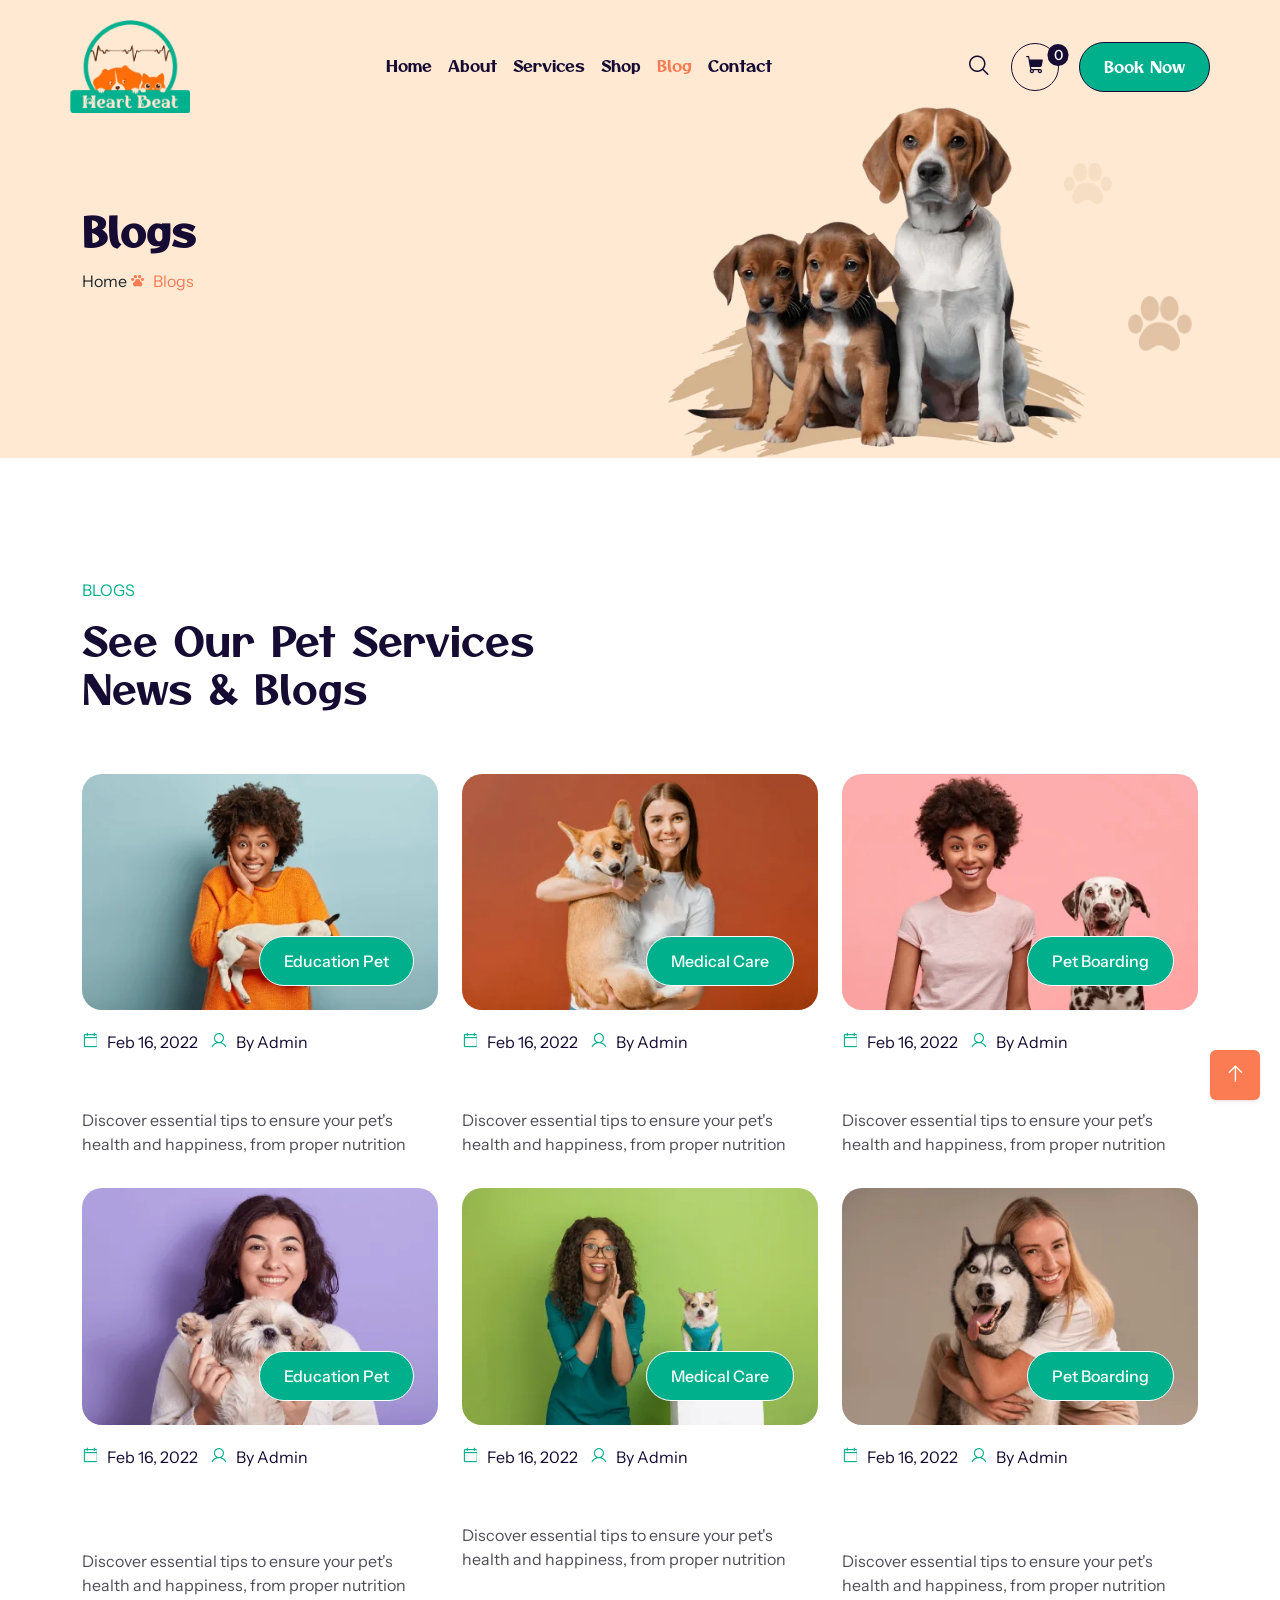
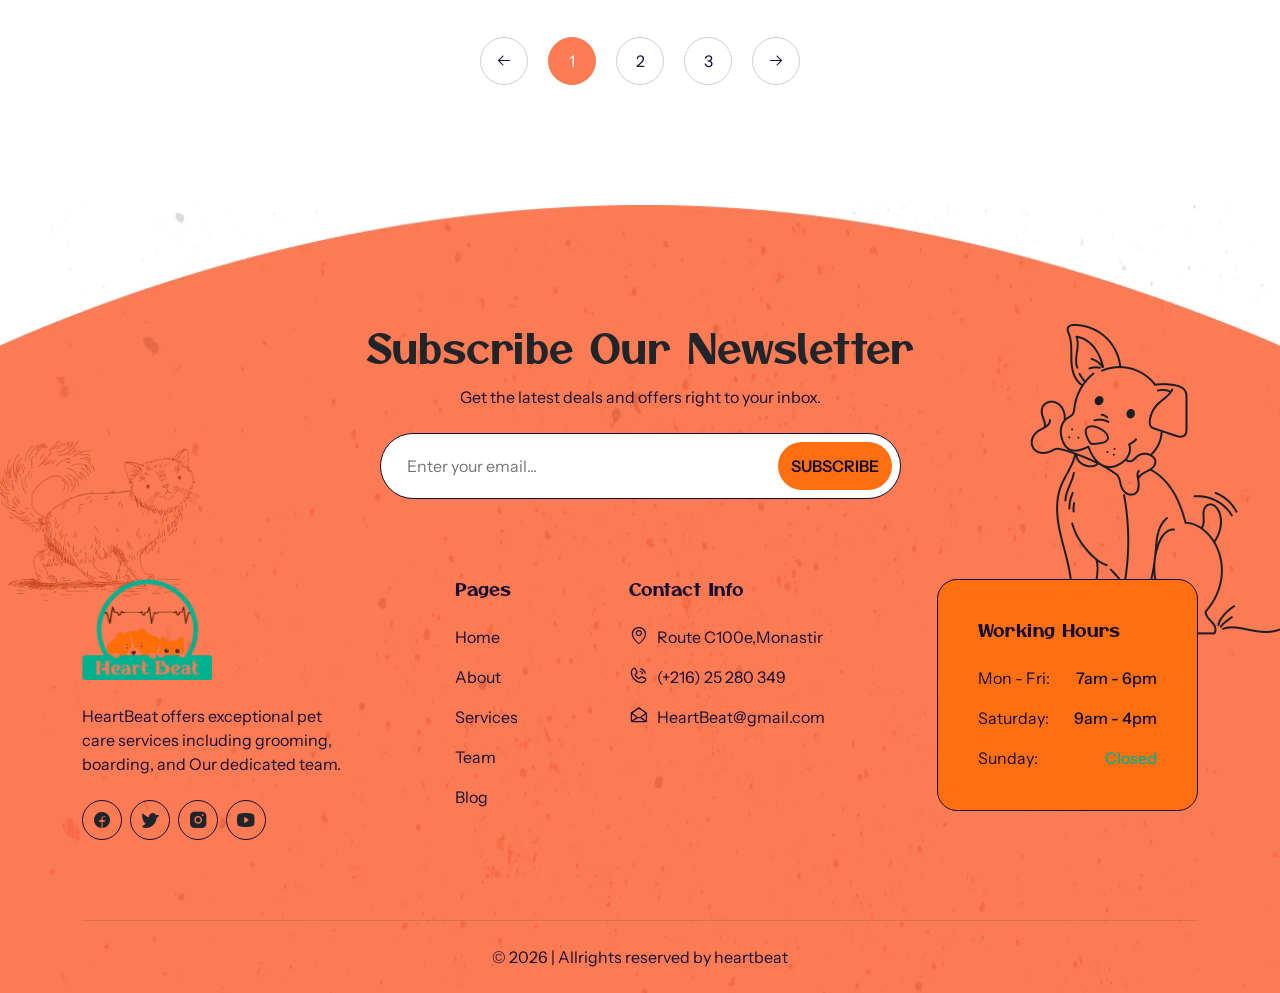
<file: blogs.html>
<!DOCTYPE html>
<html lang="en">
<!-- head -->

<!-- Mirrored from petpath-demo.vercel.app/main/blogs.html by HTTrack Website Copier/3.x [XR&CO'2014], Sat, 18 Apr 2026 23:04:42 GMT -->
<!-- Added by HTTrack --><meta http-equiv="content-type" content="text/html;charset=utf-8" /><!-- /Added by HTTrack -->
<head>
    <meta charset="utf-8">
    <meta name="viewport" content="width=device-width, initial-scale=1">
    <title>Pet Care Blog | HeartBeat Veterinary Tips &amp; Advice</title>
    <meta name="description" content="Read HeartBeat's blog for expert pet care tips, veterinary advice, animal welfare insights &amp; rescue stories from Monastir, Tunisia.">
    <meta name="robots" content="index, follow">
    <link rel="canonical" href="https://heartthebeat.vercel.app/blogs.html">
    <meta property="og:type" content="website">
    <meta property="og:site_name" content="HeartBeat">
    <meta property="og:title" content="Pet Care Blog | HeartBeat Veterinary Tips &amp; Advice">
    <meta property="og:description" content="Read HeartBeat's blog for expert pet care tips, veterinary advice, animal welfare insights &amp; rescue stories from Monastir, Tunisia.">
    <meta property="og:url" content="https://heartthebeat.vercel.app/blogs.html">
    <meta property="og:image" content="https://heartthebeat.vercel.app/assets/images/favicon.webp">
    <meta name="twitter:card" content="summary_large_image">
    <meta name="twitter:title" content="Pet Care Blog | HeartBeat Veterinary Tips &amp; Advice">
    <meta name="twitter:description" content="Read HeartBeat's blog for expert pet care tips, veterinary advice, animal welfare insights &amp; rescue stories from Monastir, Tunisia.">
    <link rel="shortcut icon" href="assets/images/favicon.webp" type="image/x-icon">

<script defer src="assets/js/main.js"></script><link href="assets/css/style.css" rel="stylesheet"></head>

<body>
    <!-- preloader -->
    <!-- preloader  -->
<div class="preloader">
    <div class="loader">
        <div class="loader-square"></div>
        <div class="loader-square"></div>
        <div class="loader-square"></div>
        <div class="loader-square"></div>
        <div class="loader-square"></div>
        <div class="loader-square"></div>
        <div class="loader-square"></div>
    </div>
</div>
    <!-- back to top -->
    <button class="back-to-top position-fixed end-0 bottom-0 d-center me-5">
    <span class="text-h4">
        <i class="ph ph-arrow-up"></i>
    </span>
</button>
    <!-- header -->
    <!-- header section start -->
<header class="header-section position-fixed top-0 start-50 translate-middle-x" data-lenis-prevent>
    <div class="container px-0">
        <!-- navbar area -->
        <div class="d-flex align-items-center justify-content-between px-lg-0 px-4 py-lg-5 py-3">
            <div class="logo">
                <a href="index.html">
                    <img src="assets/images/logo.webp" alt="logo" class="d-none d-lg-block" width="120px">
                    <img src="assets/images/logo.webp" alt="logo" class="d-lg-none" width="80px">
                </a>
            </div>
            <nav class="navbar-area">
                <ul class="nav-menu-items d-lg-flex d-grid gap-3xl-8 gap-xxl-6 gap-4">
                    <li class="menu-link">
                        <a href="index.html" class="slide-vertical" data-splitting>Home</a>
                    </li>
                    <li class="menu-link">
                        <a href="about-us.html" class="slide-vertical" data-splitting>About</a>
                    </li>
                    <li class="menu-link">
                        <a href="services.html" class="slide-vertical" data-splitting>Services</a>
                    </li>
                    <li class="menu-link">
                        <a href="shop.html" class="slide-vertical" data-splitting>Shop</a>
                    </li>
                    <li class="menu-link">
                        <a href="blogs.html" class="slide-vertical" data-splitting>Blog</a>
                    </li>
                    <li class="menu-link">
                        <a href="contact-us.html" class="slide-vertical" data-splitting>Contact</a>
                    </li>
                </ul>
            </nav>
            <div class="nav-btns d-flex align-items-center gap-lg-5 gap-3">

                <!-- search icon -->
                <button class="search-btn text-2xl font-semibold text-n20">
                    <i class="ph ph-magnifying-glass"></i>
                </button>

                <button
                    class="cart-btn icon-48px position-relative border n20-border text-n20 hover-bg-primary hover-text-n0">
                    <span
                        class="badge radius-pill text-n0 text-sm fw-medium bg-n20 position-absolute top-50 start-100 translate-middle z-1 mt-n3">0</span>
                    <span class="text-xl font-semibold">
                        <i class="ph-fill ph-shopping-cart"></i>
                    </span>
                </button>

                <a href="contact-us.html" class="btn-primary text-nowrap">Book Now</a>

                <button class="menu-toggle-btn text-2xl">
                    <i class="ph ph-list"></i>
                </button>
            </div>
        </div>
    </div>
</header>
<!-- header section end -->
<!-- search form -->
<div
    class="search-form-wrapper position-fixed top-0 start-0 w-100 vh-100 d-flex align-items-center justify-content-center bg-n10">
    <button class="search-close-btn position-absolute top-0 end-0 text-2xl text-n0 mt-5 me-5"><i
            class="ph ph-x"></i></button>
    <div class="search-form">
        <form class="d-flex align-items-center gap-4 border n10-border p-2">
            <input type="text" placeholder="Search ..." class="w-100 p-2">
            <button type="submit" class="text-2xl text-n0">
                <i class="ph ph-magnifying-glass"></i>
            </button>
        </form>
    </div>
</div>

    <!-- main start -->
    <main>
        <!-- inner hero section start -->
        <section class="inner-hero-section pt-xxl-0 pt-md-15 pt-20 pt-120 bg-primary2">
            <div class="container position-relative">
                <div class="row g-6 justify-content-between align-items-center">
                    <div class="col-sm-6">
                        <span class="mb-3 text-h1 text-n20">Blogs</span>
                        <ul class="breadcrumb d-inline-flex align-items-center justify-content-center gap-lg-2 gap-1">
                            <li class="breadcrumb-item"><a href="index.html">Home</a></li>
                            <li class="breadcrumb-item active"><a href="#">Blogs</a></li>
                        </ul>
                    </div>
                    <div class="col-xl-5 col-sm-6 me-auto d-none d-sm-block">
                        <div class="reveal-bottom inner-hero-banner">
                            <img class="w-100" src="assets/images/inner-hero-banner.webp" alt="inner hero banner">
                        </div>
                    </div>
                </div>
                <div class="pows position-absolute top-60 right-n10 translate-middle-y z-n1 d-none d-sm-block">
                    <img class="w-100" src="assets/images/pows.webp" alt="pow">
                </div>
            </div>
        </section>
        <!-- inner hero section end -->

        <!-- blogs section start -->
        <section class="blog-section pt-120 pb-120">
            <div class="container">
                <div class="row g-6 align-items-end justify-content-between mb-lg-15 mb-md-10 mb-8">
                    <div class="col-lg-6">
                        <span class="d-block text-primary text-uppercase mb-lg-4 mb-3">BLOGS</span>
                        <h1 class="text-animation-word font-otomanopee text-n20 fw-normal">
                            See Our Pet Services News & Blogs
                        </h1>
                    </div>
                </div>
                <div class="row gx-6 gy-8 justify-content-center justify-content-md-start mb-lg-10 mb-md-8 mb-6">
                    <div class="col-lg-4 col-md-6 col-xs-10">
                        <div class="blog-card">
                            <div
                                class="blog-img scale-animation position-relative radius-20 overflow-hidden mb-lg-7 mb-lg-5 mb-3">
                                <img class="w-100" src="assets/images/blog-img-1.webp" alt="blog image">
                                <div class="position-absolute end-0 bottom-0 mb-lg-6 mb-4 me-lg-6 me-4">
                                    <a href="#" class="btn-primary n0-border text-n0 font-instrument">Education Pet</a>
                                </div>
                            </div>
                            <div class="blog-content">
                                <div class="d-flex align-items-center gap-xl-3 gap-2 mb-lg-3 mb-2">
                                    <div class="d-flex align-items-center gap-2">
                                        <span class="text-lg text-primary"><i class="ph ph-calendar-blank"></i></span>
                                        <span class="text-n20 fw-normal">Feb 16, 2022</span>
                                    </div>
                                    <div class="d-flex align-items-center gap-2">
                                        <span class="text-lg text-primary"><i class="ph ph-user"></i></span>
                                        <span class="text-n20 fw-normal">By Admin</span>
                                    </div>
                                </div>
                                <a href="blog-details.html">
                                    <h4
                                        class="text-animation-line text-n20 hover-text-primary hover-underline mb-lg-4 mb-3">
                                        Get Paid To Walk Dogs
                                    </h4>
                                </a>
                                <p class="text-n10 fw-normal">
                                    Discover essential tips to ensure your pet's health and happiness, from proper
                                    nutrition
                                </p>
                            </div>
                        </div>
                    </div>
                    <div class="col-lg-4 col-md-6 col-xs-10">
                        <div class="blog-card">
                            <div
                                class="blog-img scale-animation position-relative radius-20 overflow-hidden mb-lg-7 mb-lg-5 mb-3">
                                <img class="w-100" src="assets/images/blog-img-2.webp" alt="blog image">
                                <div class="position-absolute end-0 bottom-0 mb-lg-6 mb-4 me-lg-6 me-4">
                                    <a href="#" class="btn-primary n0-border text-n0 font-instrument">Medical Care</a>
                                </div>
                            </div>
                            <div class="blog-content">
                                <div class="d-flex align-items-center gap-xl-3 gap-2 mb-lg-3 mb-2">
                                    <div class="d-flex align-items-center gap-2">
                                        <span class="text-lg text-primary"><i class="ph ph-calendar-blank"></i></span>
                                        <span class="text-n20 fw-normal">Feb 16, 2022</span>
                                    </div>
                                    <div class="d-flex align-items-center gap-2">
                                        <span class="text-lg text-primary"><i class="ph ph-user"></i></span>
                                        <span class="text-n20 fw-normal">By Admin</span>
                                    </div>
                                </div>
                                <a href="blog-details.html">
                                    <h4
                                        class="text-animation-line text-n20 hover-text-primary hover-underline mb-lg-4 mb-3">
                                        What Does A Dog Walker Do?
                                    </h4>
                                </a>
                                <p class="text-n10 fw-normal">
                                    Discover essential tips to ensure your pet's health and happiness, from proper
                                    nutrition
                                </p>
                            </div>
                        </div>
                    </div>
                    <div class="col-lg-4 col-md-6 col-xs-10">
                        <div class="blog-card">
                            <div
                                class="blog-img scale-animation position-relative radius-20 overflow-hidden mb-lg-7 mb-lg-5 mb-3">
                                <img class="w-100" src="assets/images/blog-img-3.webp" alt="blog image">
                                <div class="position-absolute end-0 bottom-0 mb-lg-6 mb-4 me-lg-6 me-4">
                                    <a href="#" class="btn-primary n0-border text-n0 font-instrument">Pet Boarding</a>
                                </div>
                            </div>
                            <div class="blog-content">
                                <div class="d-flex align-items-center gap-xl-3 gap-2 mb-lg-3 mb-2">
                                    <div class="d-flex align-items-center gap-2">
                                        <span class="text-lg text-primary"><i class="ph ph-calendar-blank"></i></span>
                                        <span class="text-n20 fw-normal">Feb 16, 2022</span>
                                    </div>
                                    <div class="d-flex align-items-center gap-2">
                                        <span class="text-lg text-primary"><i class="ph ph-user"></i></span>
                                        <span class="text-n20 fw-normal">By Admin</span>
                                    </div>
                                </div>
                                <a href="blog-details.html">
                                    <h4
                                        class="text-animation-line text-n20 hover-text-primary hover-underline mb-lg-4 mb-3">
                                        Walk Your Best doggo friend
                                    </h4>
                                </a>
                                <p class="text-n10 fw-normal">
                                    Discover essential tips to ensure your pet's health and happiness, from proper
                                    nutrition
                                </p>
                            </div>
                        </div>
                    </div>
                    <div class="col-lg-4 col-md-6 col-xs-10">
                        <div class="blog-card">
                            <div
                                class="blog-img scale-animation position-relative radius-20 overflow-hidden mb-lg-7 mb-lg-5 mb-3">
                                <img class="w-100" src="assets/images/blog-img-4.webp" alt="blog image">
                                <div class="position-absolute end-0 bottom-0 mb-lg-6 mb-4 me-lg-6 me-4">
                                    <a href="#" class="btn-primary n0-border text-n0 font-instrument">Education Pet</a>
                                </div>
                            </div>
                            <div class="blog-content">
                                <div class="d-flex align-items-center gap-xl-3 gap-2 mb-lg-3 mb-2">
                                    <div class="d-flex align-items-center gap-2">
                                        <span class="text-lg text-primary"><i class="ph ph-calendar-blank"></i></span>
                                        <span class="text-n20 fw-normal">Feb 16, 2022</span>
                                    </div>
                                    <div class="d-flex align-items-center gap-2">
                                        <span class="text-lg text-primary"><i class="ph ph-user"></i></span>
                                        <span class="text-n20 fw-normal">By Admin</span>
                                    </div>
                                </div>
                                <a href="blog-details.html">
                                    <h4
                                        class="text-animation-line text-n20 hover-text-primary hover-underline mb-lg-4 mb-3">
                                        How much money walkers make
                                    </h4>
                                </a>
                                <p class="text-n10 fw-normal">
                                    Discover essential tips to ensure your pet's health and happiness, from proper
                                    nutrition
                                </p>
                            </div>
                        </div>
                    </div>
                    <div class="col-lg-4 col-md-6 col-xs-10">
                        <div class="blog-card">
                            <div
                                class="blog-img scale-animation position-relative radius-20 overflow-hidden mb-lg-7 mb-lg-5 mb-3">
                                <img class="w-100" src="assets/images/blog-img-5.webp" alt="blog image">
                                <div class="position-absolute end-0 bottom-0 mb-lg-6 mb-4 me-lg-6 me-4">
                                    <a href="#" class="btn-primary n0-border text-n0 font-instrument">Medical Care</a>
                                </div>
                            </div>
                            <div class="blog-content">
                                <div class="d-flex align-items-center gap-xl-3 gap-2 mb-lg-3 mb-2">
                                    <div class="d-flex align-items-center gap-2">
                                        <span class="text-lg text-primary"><i class="ph ph-calendar-blank"></i></span>
                                        <span class="text-n20 fw-normal">Feb 16, 2022</span>
                                    </div>
                                    <div class="d-flex align-items-center gap-2">
                                        <span class="text-lg text-primary"><i class="ph ph-user"></i></span>
                                        <span class="text-n20 fw-normal">By Admin</span>
                                    </div>
                                </div>
                                <a href="blog-details.html">
                                    <h4
                                        class="text-animation-line text-n20 hover-text-primary hover-underline mb-lg-4 mb-3">
                                        How To Become A Dog Walker
                                    </h4>
                                </a>
                                <p class="text-n10 fw-normal">
                                    Discover essential tips to ensure your pet's health and happiness, from proper
                                    nutrition
                                </p>
                            </div>
                        </div>
                    </div>
                    <div class="col-lg-4 col-md-6 col-xs-10">
                        <div class="blog-card">
                            <div
                                class="blog-img scale-animation position-relative radius-20 overflow-hidden mb-lg-7 mb-lg-5 mb-3">
                                <img class="w-100" src="assets/images/blog-img-6.webp" alt="blog image">
                                <div class="position-absolute end-0 bottom-0 mb-lg-6 mb-4 me-lg-6 me-4">
                                    <a href="#" class="btn-primary n0-border text-n0 font-instrument">Pet Boarding</a>
                                </div>
                            </div>
                            <div class="blog-content">
                                <div class="d-flex align-items-center gap-xl-3 gap-2 mb-lg-3 mb-2">
                                    <div class="d-flex align-items-center gap-2">
                                        <span class="text-lg text-primary"><i class="ph ph-calendar-blank"></i></span>
                                        <span class="text-n20 fw-normal">Feb 16, 2022</span>
                                    </div>
                                    <div class="d-flex align-items-center gap-2">
                                        <span class="text-lg text-primary"><i class="ph ph-user"></i></span>
                                        <span class="text-n20 fw-normal">By Admin</span>
                                    </div>
                                </div>
                                <a href="blog-details.html">
                                    <h4
                                        class="text-animation-line text-n20 hover-text-primary hover-underline mb-lg-4 mb-3">
                                        Know how to take care of dogs
                                    </h4>
                                </a>
                                <p class="text-n10 fw-normal">
                                    Discover essential tips to ensure your pet's health and happiness, from proper
                                    nutrition
                                </p>
                            </div>
                        </div>
                    </div>
                </div>
                <ul class="pagination justify-content-center gap-lg-5 gap-3">
                    <li class="pagination-item">
                        <a class="pagination-link" href="#">
                            <i class="ph ph-arrow-left"></i>
                        </a>
                    </li>
                    <li class="pagination-item"><a class="pagination-link active" href="#">1</a></li>
                    <li class="pagination-item"><a class="pagination-link" href="#">2</a></li>
                    <li class="pagination-item"><a class="pagination-link" href="#">3</a></li>
                    <li class="pagination-item">
                        <a class="pagination-link" href="#">
                            <i class="ph ph-arrow-right"></i>
                        </a>
                    </li>
                </ul>
            </div>
        </section>
        <!-- blogs section end -->

    </main>
    <!-- main end -->

    <!-- footer -->
    <!-- footer section start -->
<footer class="footer-section pt-120">
    <div class="bg-banner position-absolute bottom-0 start-0 w-100 h-100 z-n1 d-none d-sm-block">
        <img class="w-100 h-100" src="assets/images/footer-bg.webp" alt="bg banner">
    </div>
    <div class="position-absolute top-40 left-0 translate-middle-y z-n1 d-none d-lg-block">
        <img class="max-w-200px w-100" src="assets/images/cat-vector-2.webp" alt="footer vector">
    </div>
    <div class="position-absolute top-15 right-0 z-n1 d-none d-lg-block">
        <img class="max-w-300px w-100" src="assets/images/dog-vector.webp" alt="footer vector">
    </div>
    <div class="container">
        <div class="row justify-content-center mb-lg-20 mb-md-15 mb-10 pt-10 pt-md-0">
            <div class="col-xl-7 col-lg-9 text-center">
                <div class=" mb-lg-6 mb-4">
                    <span class="text-h1 fw-normal mb-lg-3 mb-2">Subscribe Our Newsletter</span>
                    <span class="text-n20">Get the latest deals and offers right to your inbox.</span>
                </div>
                <form action="#" class="px-xl-15 px-lg-10 px-md-8 px-md-6">
                    <div
                        class="d-flex align-items-center justify-content-center gap-3 border n20-border bg-n0 radius-pill p-lg-2 p-1 ps-lg-6 ps-4">
                        <input type="email" placeholder="Enter your email..."
                            class="w-100 bg-transparent border-0 outline-0">
                        <button type="submit"
                            class="btn-secondary border-0 text-n20 fw-semibold text-uppercase font-instrument">Subscribe</button>
                    </div>
                </form>
            </div>
        </div>

        <div class="row justify-content-between g-6 pb-lg-20 pb-md-15 pb-10">
            <div class="col-xl-3 col-lg-4 col-md-6">
                <div class="footer-logo mb-lg-6 mb-4">
                    <a href="index.html">
                        <img class="w-100" src="assets/images/logo.webp" alt="footer logo">
                    </a>
                </div>
                <p class="text-n20 fw-normal mb-lg-6 mb-4">
                    HeartBeat offers exceptional pet care services including grooming, boarding, and Our dedicated
                    team.
                </p>
                <ul class="d-flex align-items-center gap-lg-2 gap-1">
                    <li>
                        <a href="#" class="icon-40px border n20-border text-xl box-style box-secondary">
                            <i class="ph-fill ph-facebook-logo"></i>
                        </a>
                    </li>
                    <li>
                        <a href="#" class="icon-40px border n20-border text-xl box-style box-secondary">
                            <i class="ph-fill ph-twitter-logo"></i>
                        </a>
                    </li>
                    <li>
                        <a href="#" class="icon-40px border n20-border text-xl box-style box-secondary">
                            <i class="ph-fill ph-instagram-logo"></i>
                        </a>
                    </li>
                    <li>
                        <a href="#" class="icon-40px border n20-border text-xl box-style box-secondary">
                            <i class="ph-fill ph-youtube-logo"></i>
                        </a>
                    </li>
                </ul>
            </div>
            <div class="col-auto">
                <div class="footer-menu">
                    <h5 class="text-n20 fw-normal mb-lg-6 mb-4">Pages</h5>
                    <ul class="d-grid gap-lg-4 gap-2">
                        <li>
                            <a href="index.html"
                                class="text-n20 fw-normal hover-text-secondary hover-underline">Home</a>
                        </li>
                        <li>
                            <a href="about-us.html"
                                class="text-n20 fw-normal hover-text-secondary hover-underline">About </a>
                        </li>
                        <li>
                            <a href="services.html"
                                class="text-n20 fw-normal hover-text-secondary hover-underline">Services</a>
                        </li>
                        <li>
                            <a href="team.html" class="text-n20 fw-normal hover-text-secondary hover-underline">Team</a>
                        </li>
                        <li>
                            <a href="blogs.html"
                                class="text-n20 fw-normal hover-text-secondary hover-underline">Blog</a>
                        </li>
                    </ul>
                </div>
            </div>
            <div class="col-auto">
                <div class="footer-menu">
                    <h5 class="text-n20 fw-normal mb-lg-6 mb-4">Contact Info</h5>
                    <ul class="d-grid gap-lg-4 gap-2">
                        <li>
                            <a href="#"
                                class="d-flex align-items-center gap-2 text-n20 fw-normal hover-text-secondary hover-underline">
                                <span class="text-xl"><i class="ph ph-map-pin"></i></span>
                                Route C100e,Monastir
                            </a>
                        </li>
                        <li>
                            <a href="#"
                                class="d-flex align-items-center gap-2 text-n20 fw-normal hover-text-secondary hover-underline">
                                <span class="text-xl"><i class="ph ph-phone-call"></i></span>
                                (+216) 25 280 349 
                            </a>
                        </li>
                        <li>
                            <a href="#"
                                class="d-flex align-items-center gap-2 text-n20 fw-normal hover-text-secondary hover-underline">
                                <span class="text-xl"><i class="ph ph-envelope-open"></i></span>
                                HeartBeat@gmail.com
                            </a>
                        </li>
                    </ul>
                </div>
            </div>
            <div class="col-xl-3 col-lg-4 col-md-6">
                <div class="working-time-card p-xl-10 p-lg-8 p-md-6 p-4 radius-20 bg-secondary border n20-border">
                    <h5 class="text-n20 fw-normal mb-lg-6 mb-4">Working Hours</h5>
                    <ul class="d-grid gap-lg-4 gap-2">
                        <li class="d-flex align-items-center justify-content-between gap-2">
                            <span class="text-n20 fw-normal">Mon - Fri:</span>
                            <span class="text-n20 fw-medium">7am - 6pm</span>
                        </li>
                        <li class="d-flex align-items-center justify-content-between gap-2">
                            <span class="text-n20 fw-normal">Saturday:</span>
                            <span class="text-n20 fw-medium">9am - 4pm</span>
                        </li>
                        <li class="d-flex align-items-center justify-content-between gap-2">
                            <span class="text-n20 fw-normal">Sunday:</span>
                            <span class="text-n20 fw-medium text-primary">Closed</span>
                        </li>
                    </ul>
                </div>
            </div>
        </div>
        <span class="d-block border-bottom n100-border1"></span>
        <div class="py-lg-6 py-4 text-center">
            <span class="text-n20 fw-normal"> © 2026 | Allrights reserved by heartbeat</span>
        </div>
    </div>
</footer>
<!-- footer section end -->

</body>


<!-- Mirrored from petpath-demo.vercel.app/main/blogs.html by HTTrack Website Copier/3.x [XR&CO'2014], Sat, 18 Apr 2026 23:04:45 GMT -->
</html>
</file>
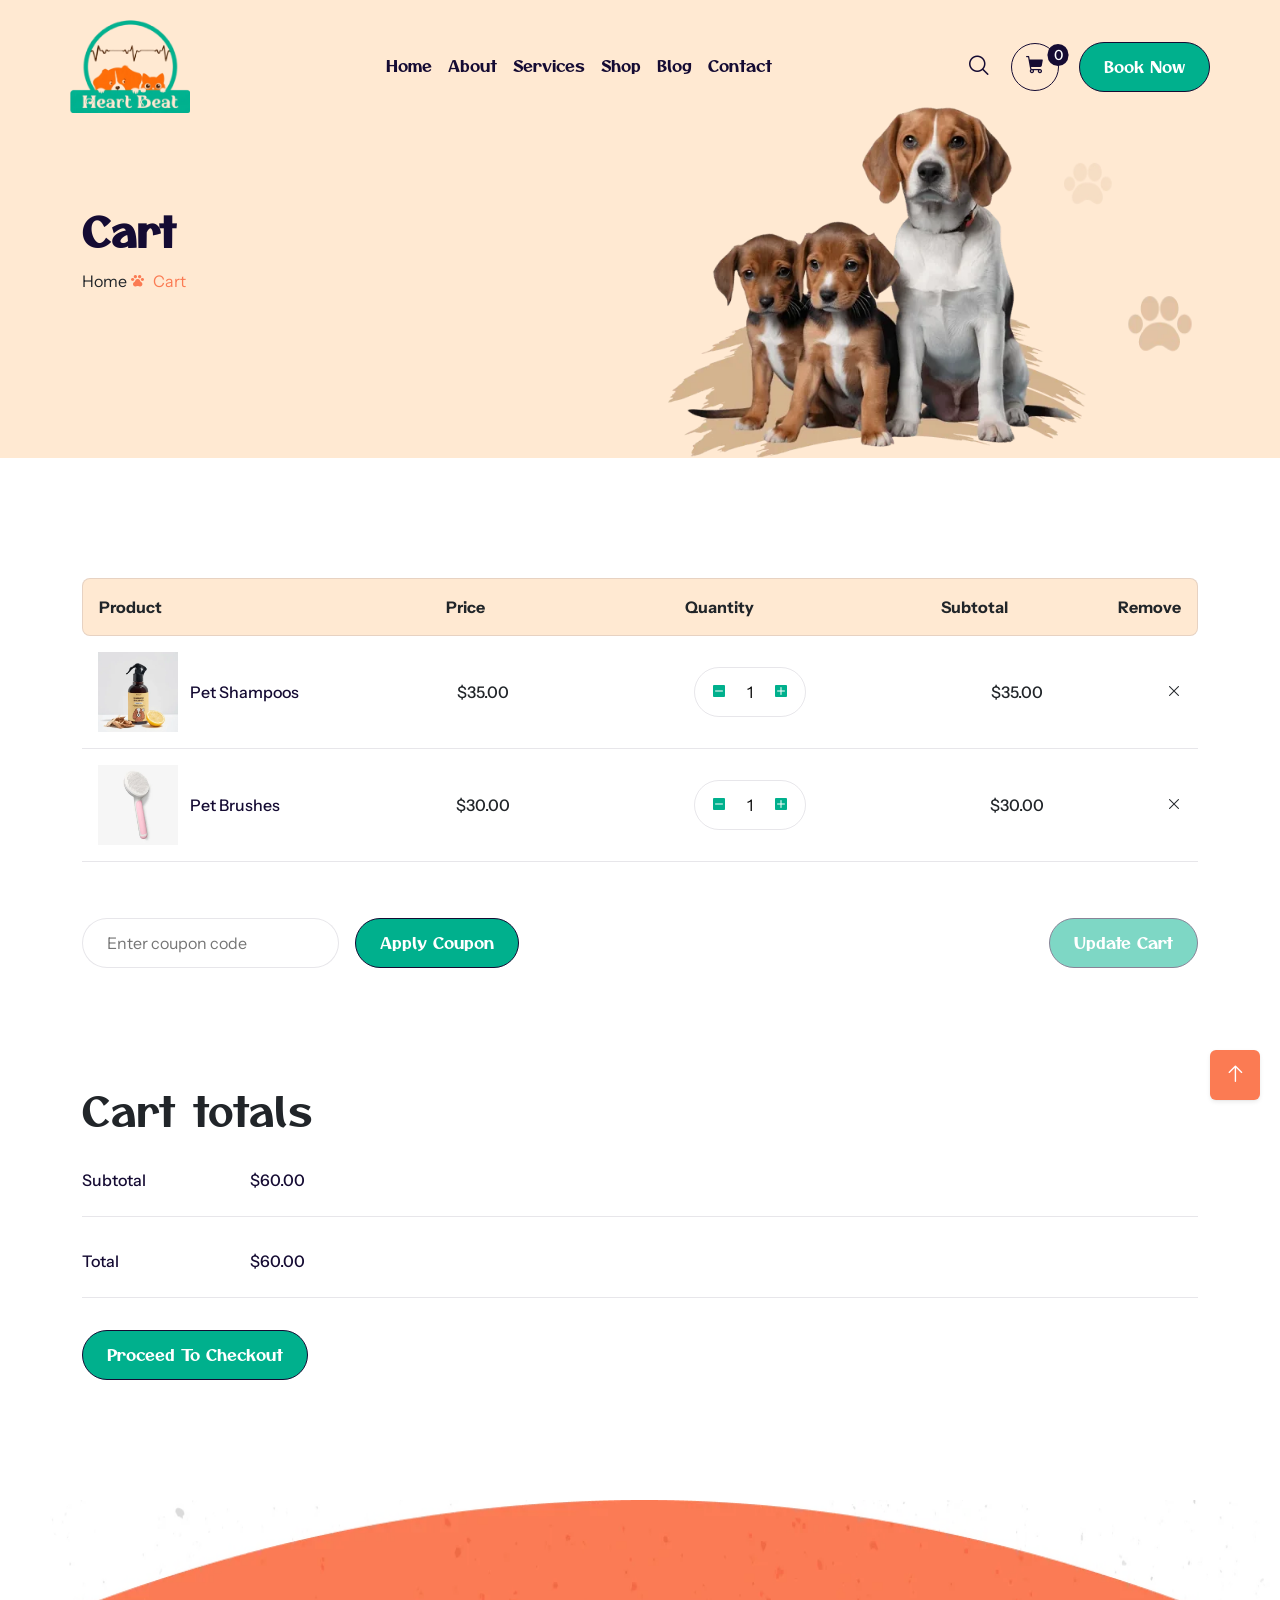
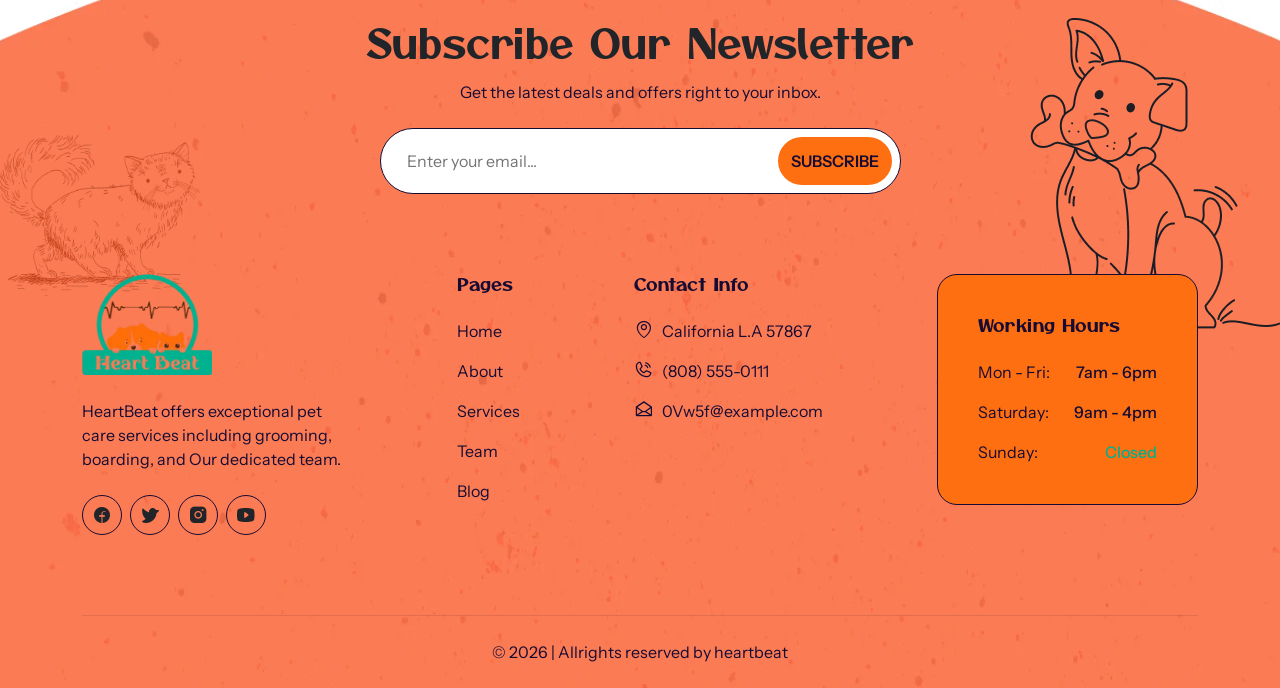
<file: cart.html>
<!DOCTYPE html>
<html lang="en">
<!-- head -->

<!-- Mirrored from petpath-demo.vercel.app/main/cart.html by HTTrack Website Copier/3.x [XR&CO'2014], Sat, 18 Apr 2026 23:05:12 GMT -->
<!-- Added by HTTrack --><meta http-equiv="content-type" content="text/html;charset=utf-8" /><!-- /Added by HTTrack -->
<head>
    <meta charset="utf-8">
    <meta name="viewport" content="width=device-width, initial-scale=1">
    <title>Shopping Cart | HeartBeat Pet Shop</title>
    <meta name="description" content="Review your pet care product selections at HeartBeat's online pet shop. Secure checkout &amp; delivery in Monastir, Tunisia.">
    <meta name="robots" content="noindex, follow">
    <link rel="canonical" href="https://heartthebeat.vercel.app/cart.html">
    <meta property="og:type" content="website">
    <meta property="og:site_name" content="HeartBeat">
    <meta property="og:title" content="Shopping Cart | HeartBeat Pet Shop">
    <meta property="og:description" content="Review your pet care product selections at HeartBeat's online pet shop.">
    <meta property="og:url" content="https://heartthebeat.vercel.app/cart.html">
    <meta property="og:image" content="https://heartthebeat.vercel.app/assets/images/favicon.webp">
    <meta name="twitter:card" content="summary_large_image">
    <meta name="twitter:title" content="Shopping Cart | HeartBeat Pet Shop">
    <meta name="twitter:description" content="Review your pet care product selections at HeartBeat's online pet shop.">
    <link rel="shortcut icon" href="assets/images/favicon.webp" type="image/x-icon">

<script defer src="assets/js/main.js"></script><link href="assets/css/style.css" rel="stylesheet"></head>

<body>
    <!-- preloader -->
    <!-- preloader  -->
<div class="preloader">
    <div class="loader">
        <div class="loader-square"></div>
        <div class="loader-square"></div>
        <div class="loader-square"></div>
        <div class="loader-square"></div>
        <div class="loader-square"></div>
        <div class="loader-square"></div>
        <div class="loader-square"></div>
    </div>
</div>
    <!-- back to top -->
    <button class="back-to-top position-fixed end-0 bottom-0 d-center me-5">
    <span class="text-h4">
        <i class="ph ph-arrow-up"></i>
    </span>
</button>
    <!-- header -->
    <!-- header section start -->
<header class="header-section position-fixed top-0 start-50 translate-middle-x" data-lenis-prevent>
    <div class="container px-0">
        <!-- navbar area -->
        <div class="d-flex align-items-center justify-content-between px-lg-0 px-4 py-lg-5 py-3">
            <div class="logo">
                <a href="index.html">
                    <img src="assets/images/logo.webp" alt="logo" class="d-none d-lg-block" width="120px">
                    <img src="assets/images/logo.webp" alt="logo" class="d-lg-none" width="80px">
                </a>
            </div>
            <nav class="navbar-area">
                <ul class="nav-menu-items d-lg-flex d-grid gap-3xl-8 gap-xxl-6 gap-4">
                    <li class="menu-link">
                        <a href="index.html" class="slide-vertical" data-splitting>Home</a>
                    </li>
                    <li class="menu-link">
                        <a href="about-us.html" class="slide-vertical" data-splitting>About</a>
                    </li>
                    <li class="menu-link">
                        <a href="services.html" class="slide-vertical" data-splitting>Services</a>
                    </li>
                    <li class="menu-link">
                        <a href="shop.html" class="slide-vertical" data-splitting>Shop</a>
                    </li>
                    <li class="menu-link">
                        <a href="blogs.html" class="slide-vertical" data-splitting>Blog</a>
                    </li>
                    <li class="menu-link">
                        <a href="contact-us.html" class="slide-vertical" data-splitting>Contact</a>
                    </li>
                </ul>
            </nav>
            <div class="nav-btns d-flex align-items-center gap-lg-5 gap-3">

                <!-- search icon -->
                <button class="search-btn text-2xl font-semibold text-n20">
                    <i class="ph ph-magnifying-glass"></i>
                </button>

                <button
                    class="cart-btn icon-48px position-relative border n20-border text-n20 hover-bg-primary hover-text-n0">
                    <span
                        class="badge radius-pill text-n0 text-sm fw-medium bg-n20 position-absolute top-50 start-100 translate-middle z-1 mt-n3">0</span>
                    <span class="text-xl font-semibold">
                        <i class="ph-fill ph-shopping-cart"></i>
                    </span>
                </button>

                <a href="contact-us.html" class="btn-primary text-nowrap">Book Now</a>

                <button class="menu-toggle-btn text-2xl">
                    <i class="ph ph-list"></i>
                </button>
            </div>
        </div>
    </div>
</header>
<!-- header section end -->
<!-- search form -->
<div
    class="search-form-wrapper position-fixed top-0 start-0 w-100 vh-100 d-flex align-items-center justify-content-center bg-n10">
    <button class="search-close-btn position-absolute top-0 end-0 text-2xl text-n0 mt-5 me-5"><i
            class="ph ph-x"></i></button>
    <div class="search-form">
        <form class="d-flex align-items-center gap-4 border n10-border p-2">
            <input type="text" placeholder="Search ..." class="w-100 p-2">
            <button type="submit" class="text-2xl text-n0">
                <i class="ph ph-magnifying-glass"></i>
            </button>
        </form>
    </div>
</div>

    <!-- main start -->
    <main>

        <!-- inner hero section start -->
        <section class="inner-hero-section pt-xxl-0 pt-md-15 pt-20 pt-120 bg-primary2">
            <div class="container position-relative">
                <div class="row g-6 justify-content-between align-items-center">
                    <div class="col-sm-6">
                        <span class="mb-3 text-h1 text-n20">Cart</span>
                        <ul class="breadcrumb d-inline-flex align-items-center justify-content-center gap-lg-2 gap-1">
                            <li class="breadcrumb-item"><a href="index.html">Home</a></li>
                            <li class="breadcrumb-item active"><a href="#">Cart</a></li>
                        </ul>
                    </div>
                    <div class="col-xl-5 col-sm-6 me-auto d-none d-sm-block">
                        <div class="reveal-bottom inner-hero-banner">
                            <img class="w-100" src="assets/images/inner-hero-banner.webp" alt="inner hero banner">
                        </div>
                    </div>
                </div>
                <div class="pows position-absolute top-60 right-n10 translate-middle-y z-n1 d-none d-sm-block">
                    <img class="w-100" src="assets/images/pows.webp" alt="pow">
                </div>
            </div>
        </section>
        <!-- inner hero section end -->

        <!-- cart section start -->
        <section class="cart-section pt-120 pb-120">
            <div class="container">
                <div class="pb-lg-20 pb-15">
                    <div class="cart-wrapper table-responsive mb-lg-10 mb-md-8 mb-6">
                        <table class="cart-table table common-table">
                            <thead>
                                <tr class="bg-primary2 border n20-1-border radius-8">
                                    <th class="p-xxl-6 p-lg-4 p-2">Product</th>
                                    <th class="p-xxl-6 p-lg-4 p-2 text-center">Price</th>
                                    <th class="p-xxl-6 p-lg-4 p-2 text-center">Quantity</th>
                                    <th class="p-xxl-6 p-lg-4 p-2 text-center">Subtotal</th>
                                    <th class="p-xxl-6 p-lg-4 p-2 text-center w-100px">Remove</th>
                                </tr>
                            </thead>
                            <tbody>
                                <tr class="align-items-center border-bottom n20-1-border">
                                    <td class="p-xxl-6 p-lg-4 p-2">
                                        <a href="shop-details.html" class="d-flex align-items-center gap-3">
                                            <img class="w-100 icon-80px radius-unset" src="assets/images/product-1.webp"
                                                alt="product image">
                                            <span class="text-n20 fw-medium font-instrument">Pet Shampoos</span>
                                        </a>
                                    </td>
                                    <td class="p-xxl-6 p-lg-4 p-2 fw-medium font-instrument text-center">$35.00</td>
                                    <td class="p-xxl-6 p-lg-4 p-2 text-center">
                                        <div
                                            class="quantity d-inline-flex align-items-center justify-content-center gap-2 py-lg-3 py-2 px-4 border n20-1-border radius-pill">
                                            <button class="quantityDecrement text-primary"><i
                                                    class="ph-fill ph-minus"></i></button>
                                            <input type="text" value="1" class="quantityValue border-0 p-0 outline-0">
                                            <button class="quantityIncrement text-primary"><i
                                                    class="ph-fill ph-plus"></i></button>
                                        </div>
                                    </td>
                                    <td class="p-xxl-6 p-lg-4 p-2 fw-medium font-instrument text-center">$35.00</td>
                                    <td class="p-xxl-6 p-lg-4 p-2 text-center w-100px">
                                        <button class="cart-prod-remove-btn fw-medium font-instrument">
                                            <i class="ph ph-x"></i>
                                        </button>
                                    </td>
                                </tr>
                                <tr class="align-items-center border-bottom n20-1-border">
                                    <td class="p-xxl-6 p-lg-4 p-2">
                                        <a href="shop-details.html" class="d-flex align-items-center gap-3">
                                            <img class="w-100 icon-80px radius-unset" src="assets/images/product-2.webp"
                                                alt="product image">
                                            <span class="text-n20 fw-medium font-instrument">Pet Brushes</span>
                                        </a>
                                    </td>
                                    <td class="p-xxl-6 p-lg-4 p-2 fw-medium font-instrument text-center">$30.00</td>
                                    <td class="p-xxl-6 p-lg-4 p-2 text-center">
                                        <div
                                            class="quantity d-inline-flex align-items-center justify-content-center gap-2 py-lg-3 py-2 px-4 border n20-1-border radius-pill">
                                            <button class="quantityDecrement text-primary"><i
                                                    class="ph-fill ph-minus"></i></button>
                                            <input type="text" value="1" class="quantityValue border-0 p-0 outline-0">
                                            <button class="quantityIncrement text-primary"><i
                                                    class="ph-fill ph-plus"></i></button>
                                        </div>
                                    </td>
                                    <td class="p-xxl-6 p-lg-4 p-2 fw-medium font-instrument text-center">$30.00</td>
                                    <td class="p-xxl-6 p-lg-4 p-2 text-center w-100px">
                                        <button class="cart-prod-remove-btn fw-medium font-instrument">
                                            <i class="ph ph-x"></i>
                                        </button>
                                    </td>
                                </tr>
                            </tbody>
                        </table>
                    </div>
                    <div class="d-flex align-items-center justify-content-between gap-4 flex-wrap">
                        <div class="d-flex justify-content-between align-items-center gap-4">
                            <input type="text" placeholder="Enter coupon code"
                                class="w-100 py-lg-3 py-2 px-lg-6 px-4 border n20-1-border radius-pill">
                            <div>
                                <button class="btn-primary text-nowrap">Apply Coupon</button>
                            </div>
                        </div>
                        <button class="btn-primary disabled">Update Cart</button>
                    </div>
                </div>

                <div class="pt-md-10">
                    <span class="text-h1 fw-normal font-otomanopee mb-lg-8 mb-md-6 mb-4">Cart totals</span>
                    <ul class="cart-totals-list d-grid gap-lg-8 gap-md-6 gap-4 mb-lg-8 mb-md-6 mb-4">
                        <li class="border-bottom n20-1-border pb-lg-6 pb-4">
                            <span
                                class="d-flex align-items-center justify-content-between text-n20 fw-medium font-instrument w-xl-20 w-lg-40 w-md-60">
                                <span>Subtotal</span> <span>$60.00</span>
                            </span>
                        </li>
                        <li class="border-bottom n20-1-border pb-lg-6 pb-4">
                            <span
                                class="d-flex align-items-center justify-content-between text-n20 fw-medium font-instrument w-xl-20 w-lg-40 w-md-60">
                                <span>Total</span> <span>$60.00</span>
                            </span>
                        </li>
                    </ul>
                    <button class="btn-primary">Proceed To Checkout</button>
                </div>
            </div>
        </section>
        <!-- cart section end -->

    </main>
    <!-- main end -->

    <!-- footer -->
    <!-- footer section start -->
<footer class="footer-section pt-120">
    <div class="bg-banner position-absolute bottom-0 start-0 w-100 h-100 z-n1 d-none d-sm-block">
        <img class="w-100 h-100" src="assets/images/footer-bg.webp" alt="bg banner">
    </div>
    <div class="position-absolute top-40 left-0 translate-middle-y z-n1 d-none d-lg-block">
        <img class="max-w-200px w-100" src="assets/images/cat-vector-2.webp" alt="footer vector">
    </div>
    <div class="position-absolute top-15 right-0 z-n1 d-none d-lg-block">
        <img class="max-w-300px w-100" src="assets/images/dog-vector.webp" alt="footer vector">
    </div>
    <div class="container">
        <div class="row justify-content-center mb-lg-20 mb-md-15 mb-10 pt-10 pt-md-0">
            <div class="col-xl-7 col-lg-9 text-center">
                <div class=" mb-lg-6 mb-4">
                    <span class="text-h1 fw-normal mb-lg-3 mb-2">Subscribe Our Newsletter</span>
                    <span class="text-n20">Get the latest deals and offers right to your inbox.</span>
                </div>
                <form action="#" class="px-xl-15 px-lg-10 px-md-8 px-md-6">
                    <div
                        class="d-flex align-items-center justify-content-center gap-3 border n20-border bg-n0 radius-pill p-lg-2 p-1 ps-lg-6 ps-4">
                        <input type="email" placeholder="Enter your email..."
                            class="w-100 bg-transparent border-0 outline-0">
                        <button type="submit"
                            class="btn-secondary border-0 text-n20 fw-semibold text-uppercase font-instrument">Subscribe</button>
                    </div>
                </form>
            </div>
        </div>

        <div class="row justify-content-between g-6 pb-lg-20 pb-md-15 pb-10">
            <div class="col-xl-3 col-lg-4 col-md-6">
                <div class="footer-logo mb-lg-6 mb-4">
                    <a href="index.html">
                        <img class="w-100" src="assets/images/logo.webp" alt="footer logo">
                    </a>
                </div>
                <p class="text-n20 fw-normal mb-lg-6 mb-4">
                    HeartBeat offers exceptional pet care services including grooming, boarding, and Our dedicated
                    team.
                </p>
                <ul class="d-flex align-items-center gap-lg-2 gap-1">
                    <li>
                        <a href="#" class="icon-40px border n20-border text-xl box-style box-secondary">
                            <i class="ph-fill ph-facebook-logo"></i>
                        </a>
                    </li>
                    <li>
                        <a href="#" class="icon-40px border n20-border text-xl box-style box-secondary">
                            <i class="ph-fill ph-twitter-logo"></i>
                        </a>
                    </li>
                    <li>
                        <a href="#" class="icon-40px border n20-border text-xl box-style box-secondary">
                            <i class="ph-fill ph-instagram-logo"></i>
                        </a>
                    </li>
                    <li>
                        <a href="#" class="icon-40px border n20-border text-xl box-style box-secondary">
                            <i class="ph-fill ph-youtube-logo"></i>
                        </a>
                    </li>
                </ul>
            </div>
            <div class="col-auto">
                <div class="footer-menu">
                    <h5 class="text-n20 fw-normal mb-lg-6 mb-4">Pages</h5>
                    <ul class="d-grid gap-lg-4 gap-2">
                        <li>
                            <a href="index.html"
                                class="text-n20 fw-normal hover-text-secondary hover-underline">Home</a>
                        </li>
                        <li>
                            <a href="about-us.html"
                                class="text-n20 fw-normal hover-text-secondary hover-underline">About </a>
                        </li>
                        <li>
                            <a href="services.html"
                                class="text-n20 fw-normal hover-text-secondary hover-underline">Services</a>
                        </li>
                        <li>
                            <a href="team.html" class="text-n20 fw-normal hover-text-secondary hover-underline">Team</a>
                        </li>
                        <li>
                            <a href="blogs.html"
                                class="text-n20 fw-normal hover-text-secondary hover-underline">Blog</a>
                        </li>
                    </ul>
                </div>
            </div>
            <div class="col-auto">
                <div class="footer-menu">
                    <h5 class="text-n20 fw-normal mb-lg-6 mb-4">Contact Info</h5>
                    <ul class="d-grid gap-lg-4 gap-2">
                        <li>
                            <a href="#"
                                class="d-flex align-items-center gap-2 text-n20 fw-normal hover-text-secondary hover-underline">
                                <span class="text-xl"><i class="ph ph-map-pin"></i></span>
                                California L.A 57867
                            </a>
                        </li>
                        <li>
                            <a href="#"
                                class="d-flex align-items-center gap-2 text-n20 fw-normal hover-text-secondary hover-underline">
                                <span class="text-xl"><i class="ph ph-phone-call"></i></span>
                                (808) 555-0111
                            </a>
                        </li>
                        <li>
                            <a href="#"
                                class="d-flex align-items-center gap-2 text-n20 fw-normal hover-text-secondary hover-underline">
                                <span class="text-xl"><i class="ph ph-envelope-open"></i></span>
                                0Vw5f@example.com
                            </a>
                        </li>
                    </ul>
                </div>
            </div>
            <div class="col-xl-3 col-lg-4 col-md-6">
                <div class="working-time-card p-xl-10 p-lg-8 p-md-6 p-4 radius-20 bg-secondary border n20-border">
                    <h5 class="text-n20 fw-normal mb-lg-6 mb-4">Working Hours</h5>
                    <ul class="d-grid gap-lg-4 gap-2">
                        <li class="d-flex align-items-center justify-content-between gap-2">
                            <span class="text-n20 fw-normal">Mon - Fri:</span>
                            <span class="text-n20 fw-medium">7am - 6pm</span>
                        </li>
                        <li class="d-flex align-items-center justify-content-between gap-2">
                            <span class="text-n20 fw-normal">Saturday:</span>
                            <span class="text-n20 fw-medium">9am - 4pm</span>
                        </li>
                        <li class="d-flex align-items-center justify-content-between gap-2">
                            <span class="text-n20 fw-normal">Sunday:</span>
                            <span class="text-n20 fw-medium text-primary">Closed</span>
                        </li>
                    </ul>
                </div>
            </div>
        </div>
        <span class="d-block border-bottom n100-border1"></span>
        <div class="py-lg-6 py-4 text-center">
            <span class="text-n20 fw-normal"> © 2026 | Allrights reserved by heartbeat</span>
        </div>
    </div>
</footer>
<!-- footer section end -->

</body>


<!-- Mirrored from petpath-demo.vercel.app/main/cart.html by HTTrack Website Copier/3.x [XR&CO'2014], Sat, 18 Apr 2026 23:05:12 GMT -->
</html>
</file>
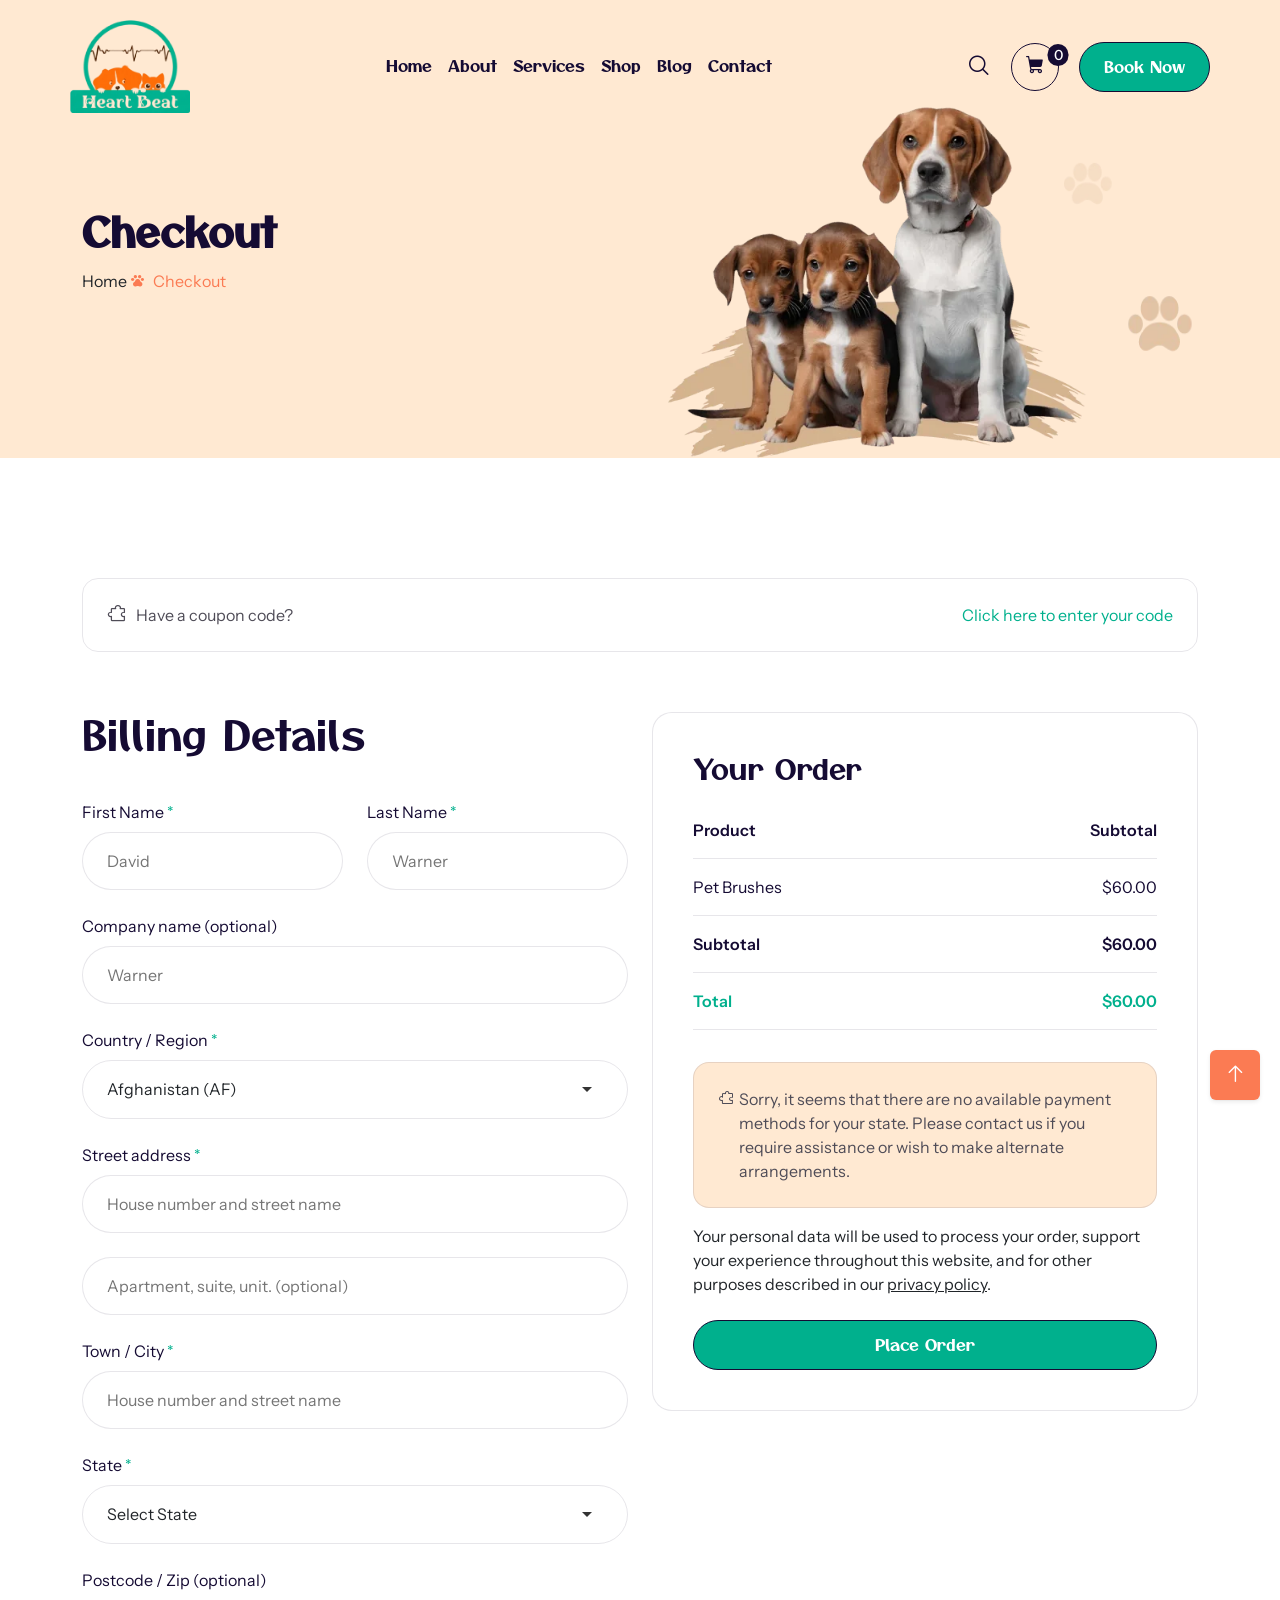
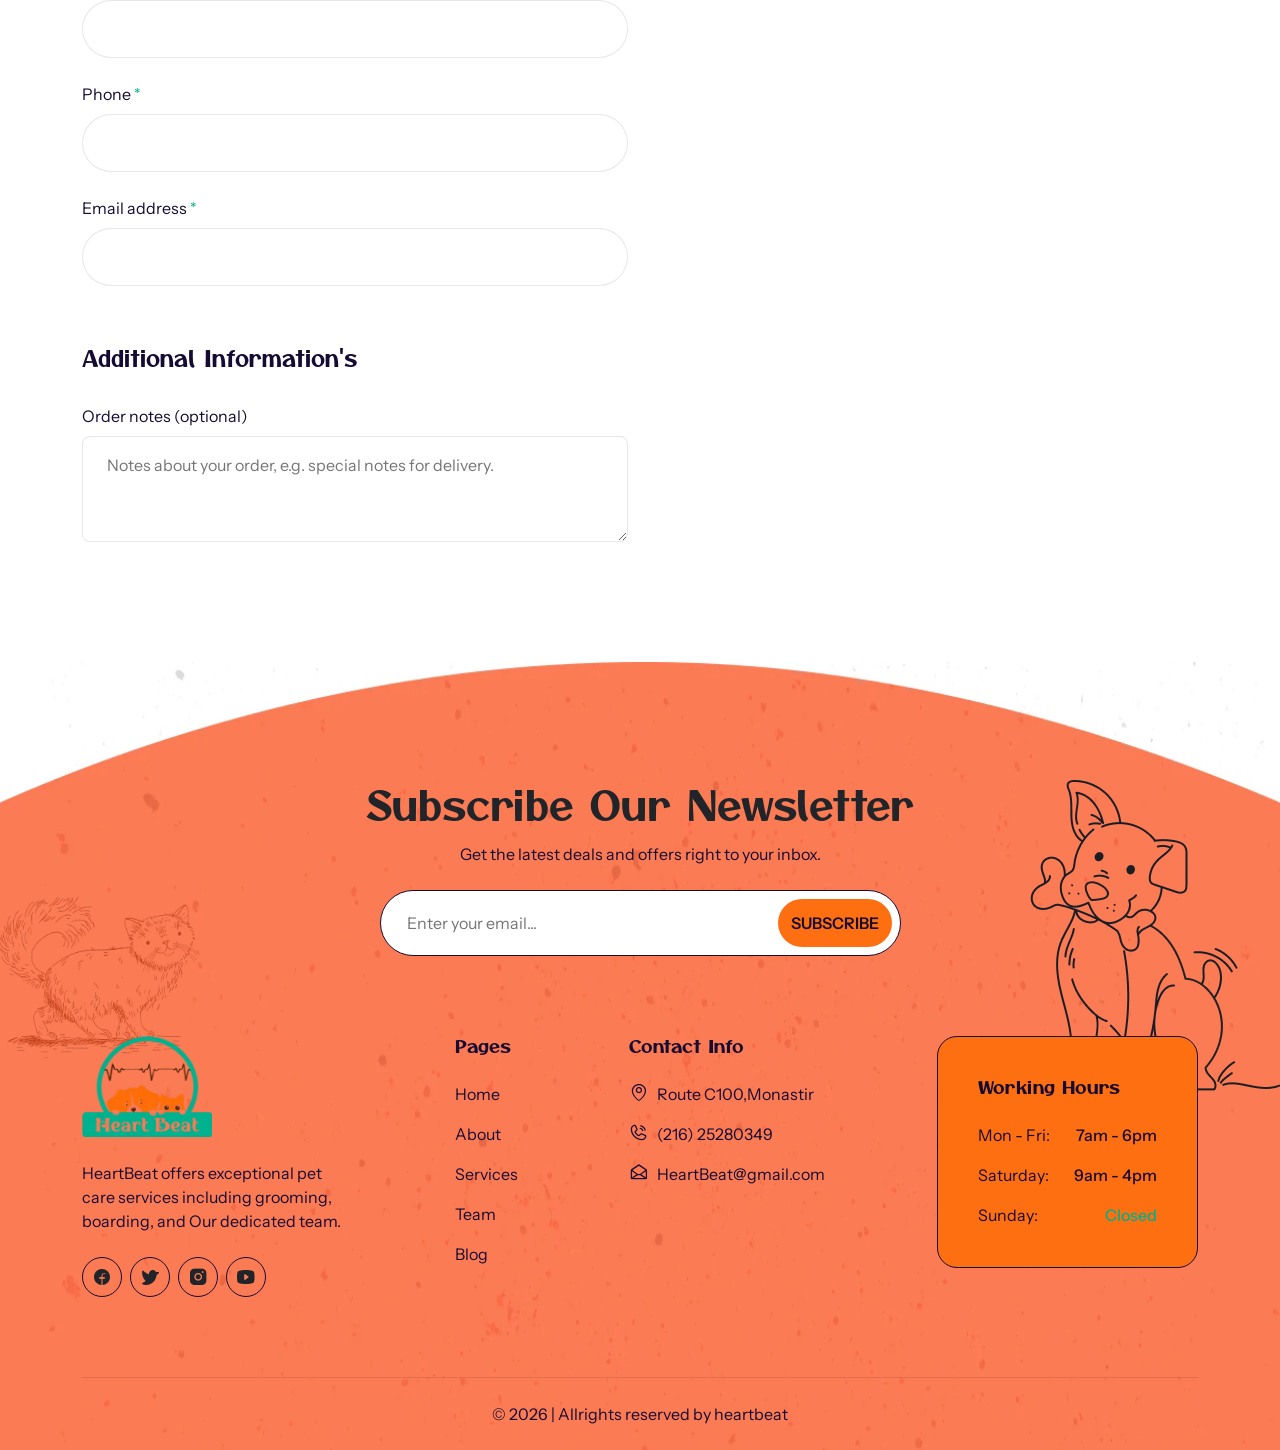
<file: checkout.html>
<!DOCTYPE html>
<html lang="en">
<!-- head -->

<!-- Mirrored from petpath-demo.vercel.app/main/checkout.html by HTTrack Website Copier/3.x [XR&CO'2014], Sat, 18 Apr 2026 23:05:12 GMT -->
<!-- Added by HTTrack --><meta http-equiv="content-type" content="text/html;charset=utf-8" /><!-- /Added by HTTrack -->
<head>
    <meta charset="utf-8">
    <meta name="viewport" content="width=device-width, initial-scale=1">
    <title>Checkout | HeartBeat Pet Shop Monastir</title>
    <meta name="description" content="Complete your purchase of pet care products from HeartBeat. Secure payment &amp; delivery in Monastir, Tunisia.">
    <meta name="robots" content="noindex, follow">
    <link rel="canonical" href="https://heartthebeat.vercel.app/checkout.html">
    <meta property="og:type" content="website">
    <meta property="og:site_name" content="HeartBeat">
    <meta property="og:title" content="Checkout | HeartBeat Pet Shop Monastir">
    <meta property="og:description" content="Complete your purchase of pet care products from HeartBeat. Secure payment &amp; delivery in Monastir, Tunisia.">
    <meta property="og:url" content="https://heartthebeat.vercel.app/checkout.html">
    <meta property="og:image" content="https://heartthebeat.vercel.app/assets/images/favicon.webp">
    <meta name="twitter:card" content="summary_large_image">
    <meta name="twitter:title" content="Checkout | HeartBeat Pet Shop Monastir">
    <meta name="twitter:description" content="Complete your purchase of pet care products from HeartBeat. Secure payment &amp; delivery in Monastir, Tunisia.">
    <link rel="shortcut icon" href="assets/images/favicon.webp" type="image/x-icon">

<script defer src="assets/js/main.js"></script><link href="assets/css/style.css" rel="stylesheet"></head>

<body>
    <!-- preloader -->
    <!-- preloader  -->
<div class="preloader">
    <div class="loader">
        <div class="loader-square"></div>
        <div class="loader-square"></div>
        <div class="loader-square"></div>
        <div class="loader-square"></div>
        <div class="loader-square"></div>
        <div class="loader-square"></div>
        <div class="loader-square"></div>
    </div>
</div>
    <!-- back to top -->
    <button class="back-to-top position-fixed end-0 bottom-0 d-center me-5">
    <span class="text-h4">
        <i class="ph ph-arrow-up"></i>
    </span>
</button>
    <!-- header -->
    <!-- header section start -->
<header class="header-section position-fixed top-0 start-50 translate-middle-x" data-lenis-prevent>
    <div class="container px-0">
        <!-- navbar area -->
        <div class="d-flex align-items-center justify-content-between px-lg-0 px-4 py-lg-5 py-3">
            <div class="logo">
                <a href="index.html">
                    <img src="assets/images/logo.webp" alt="logo" class="d-none d-lg-block" width="120px">
                    <img src="assets/images/logo.webp" alt="logo" class="d-lg-none" width="80px">
                </a>
            </div>
            <nav class="navbar-area">
                <ul class="nav-menu-items d-lg-flex d-grid gap-3xl-8 gap-xxl-6 gap-4">
                    <li class="menu-link">
                        <a href="index.html" class="slide-vertical" data-splitting>Home</a>
                    </li>
                    <li class="menu-link">
                        <a href="about-us.html" class="slide-vertical" data-splitting>About</a>
                    </li>
                    <li class="menu-link">
                        <a href="services.html" class="slide-vertical" data-splitting>Services</a>
                    </li>
                    <li class="menu-link">
                        <a href="shop.html" class="slide-vertical" data-splitting>Shop</a>
                    </li>
                    <li class="menu-link">
                        <a href="blogs.html" class="slide-vertical" data-splitting>Blog</a>
                    </li>
                    <li class="menu-link">
                        <a href="contact-us.html" class="slide-vertical" data-splitting>Contact</a>
                    </li>
                </ul>
            </nav>
            <div class="nav-btns d-flex align-items-center gap-lg-5 gap-3">

                <!-- search icon -->
                <button class="search-btn text-2xl font-semibold text-n20">
                    <i class="ph ph-magnifying-glass"></i>
                </button>

                <button
                    class="cart-btn icon-48px position-relative border n20-border text-n20 hover-bg-primary hover-text-n0">
                    <span
                        class="badge radius-pill text-n0 text-sm fw-medium bg-n20 position-absolute top-50 start-100 translate-middle z-1 mt-n3">0</span>
                    <span class="text-xl font-semibold">
                        <i class="ph-fill ph-shopping-cart"></i>
                    </span>
                </button>

                <a href="contact-us.html" class="btn-primary text-nowrap">Book Now</a>

                <button class="menu-toggle-btn text-2xl">
                    <i class="ph ph-list"></i>
                </button>
            </div>
        </div>
    </div>
</header>
<!-- header section end -->
<!-- search form -->
<div
    class="search-form-wrapper position-fixed top-0 start-0 w-100 vh-100 d-flex align-items-center justify-content-center bg-n10">
    <button class="search-close-btn position-absolute top-0 end-0 text-2xl text-n0 mt-5 me-5"><i
            class="ph ph-x"></i></button>
    <div class="search-form">
        <form class="d-flex align-items-center gap-4 border n10-border p-2">
            <input type="text" placeholder="Search ..." class="w-100 p-2">
            <button type="submit" class="text-2xl text-n0">
                <i class="ph ph-magnifying-glass"></i>
            </button>
        </form>
    </div>
</div>

    <!-- main start -->
    <main>

        <!-- inner hero section start -->
        <section class="inner-hero-section pt-xxl-0 pt-md-15 pt-20 pt-120 bg-primary2">
            <div class="container position-relative">
                <div class="row g-6 justify-content-between align-items-center">
                    <div class="col-sm-6">
                        <span class="mb-3 text-h1 text-n20">Checkout</span>
                        <ul class="breadcrumb d-inline-flex align-items-center justify-content-center gap-lg-2 gap-1">
                            <li class="breadcrumb-item"><a href="index.html">Home</a></li>
                            <li class="breadcrumb-item active"><a href="#">Checkout</a></li>
                        </ul>
                    </div>
                    <div class="col-xl-5 col-sm-6 me-auto d-none d-sm-block">
                        <div class="reveal-bottom inner-hero-banner">
                            <img class="w-100" src="assets/images/inner-hero-banner.webp" alt="inner hero banner">
                        </div>
                    </div>
                </div>
                <div class="pows position-absolute top-60 right-n10 translate-middle-y z-n1 d-none d-sm-block">
                    <img class="w-100" src="assets/images/pows.webp" alt="pow">
                </div>
            </div>
        </section>
        <!-- inner hero section end -->

        <!-- checkout section start -->
        <section class="checkout-section pt-120 pb-120">
            <div class="container">
                <div class="coupon-code-container mb-lg-15 mb-md-10 mb-8">
                    <div
                        class="d-flex align-items-center justify-content-between flex-wrap p-lg-6 p-4 radius-16 border n20-1-border">
                        <div class="d-flex align-items-center gap-2">
                            <span class="text-xl text-n10"><i class="ph ph-puzzle-piece"></i></span>
                            <span class="text-n10 fw-normal font-instrument">Have a coupon code?</span>
                        </div>
                        <button class="coupon-toggle-btn text-primary fw-normal font-instrument">Click here to enter
                            your
                            code</button>
                    </div>
                    <div class="coupon-form">
                        <div class="mt-lg-10 mt-md-8 mt-6">
                            <span class="d-block text-n10 fw-normal font-instrument mb-lg-3 mb-2">
                                If you have a coupon code, please apply it below.
                            </span>
                            <form action="#" class="d-grid gap-lg-8 gap-md-6 gap-4">
                                <input type="text" placeholder="Please enter a coupon code."
                                    class="w-100 p-lg-6 p-4 border n20-1-border radius-16">
                                <div>
                                    <button class="coupon-code-btn btn-primary">Apply Coupon</button>
                                </div>
                            </form>
                        </div>
                    </div>
                </div>

                <!-- checkout form -->
                <form action="#" class="d-grid gap-lg-8 gap-md-6 gap-4">
                    <div class="row g-6">
                        <div class="col-lg-6">
                            <span class="text-h1 text-n20 fw-normal mb-lg-10 mb-md-8 mb-6">Billing Details</span>
                            <div class="checkout-form d-grid gap-lg-6 gap-4 mb-lg-15 mb-md-10 mb-8">
                                <div class="d-flex align-items-center gap-lg-6 gap-4 flex-wrap flex-lg-nowrap">
                                    <div class="d-grid gap-2 w-100">
                                        <label class="text-n20 fw-normal font-instrument">First
                                            Name <span class="text-primary">*</span></label>
                                        <input type="text" placeholder="David"
                                            class="px-lg-6 px-md-4 px-3 py-lg-4 py-md-3 py-2 w-100 border n20-1-border radius-pill focus-primary w-100"
                                            required>
                                    </div>
                                    <div class="d-grid gap-2 w-100">
                                        <label class="text-n20 fw-normal font-instrument">Last
                                            Name <span class="text-primary">*</span></label>
                                        <input type="text" placeholder="Warner"
                                            class="px-lg-6 px-md-4 px-3 py-lg-4 py-md-3 py-2 w-100 border n20-1-border radius-pill focus-primary w-100"
                                            required>
                                    </div>
                                </div>
                                <div class="d-grid gap-2">
                                    <label class="text-n20 fw-normal font-instrument">Company name
                                        (optional)
                                    </label>
                                    <input type="text" placeholder="Warner"
                                        class="px-lg-6 px-md-4 px-3 py-lg-4 py-md-3 py-2 w-100 border n20-1-border radius-pill focus-primary w-100">
                                </div>
                                <div class="d-grid gap-2">
                                    <label class="text-n20 fw-normal font-instrument">Country / Region <span
                                            class="text-primary">*</span></label>
                                    <div class="px-lg-6 px-md-4 px-3 py-lg-4 py-md-3 py-2 w-100 border n20-1-border radius-pill focus-primary w-100"
                                        data-lenis-prevent>
                                        <select name="country-name" id="country-name" class="w-100 bg-transparent p-0 ">
                                            <option value="0">Afghanistan (AF) </option>
                                            <option value="1">Albania (AL) </option>
                                            <option value="2">Algeria (DZ) </option>
                                            <option value="3">American Samoa (AS) </option>
                                            <option value="4">Andorra (AD) </option>
                                            <option value="5">Angola (AO) </option>
                                            <option value="6">Anguilla (AI) </option>
                                            <option value="7">Antarctica (AQ) </option>
                                            <option value="8">Antigua and Barbuda (AG) </option>
                                            <option value="9">Argentina (AR) </option>
                                            <option value="10">Armenia (AM) </option>
                                            <option value="11">Aruba (AW) </option>
                                            <option value="12">Australia (AU) </option>
                                            <option value="13">Austria (AT) </option>
                                            <option value="14">Azerbaijan (AZ) </option>
                                            <option value="15">Bahamas (BS) </option>
                                            <option value="16">Bahrain (BH) </option>
                                            <option value="17">Bangladesh (BD) </option>
                                            <option value="18">Barbados (BB) </option>
                                            <option value="19">Belarus (BY) </option>
                                            <option value="20">Belgium (BE) </option>
                                        </select>
                                    </div>
                                </div>
                                <div class="d-grid gap-2">
                                    <label class="text-n20 fw-normal font-instrument">Street address <span
                                            class="text-primary">*</span>
                                    </label>
                                    <input type="text" placeholder="House number and street name"
                                        class="px-lg-6 px-md-4 px-3 py-lg-4 py-md-3 py-2 w-100 border n20-1-border radius-pill focus-primary w-100 mb-lg-4 mb-2"
                                        required>
                                    <input type="text" placeholder="Apartment, suite, unit. (optional)"
                                        class="px-lg-6 px-md-4 px-3 py-lg-4 py-md-3 py-2 w-100 border n20-1-border radius-pill focus-primary w-100">
                                </div>
                                <div class="d-grid gap-2">
                                    <label class="text-n20 fw-normal font-instrument">Town / City <span
                                            class="text-primary">*</span>
                                    </label>
                                    <input type="text" placeholder="House number and street name"
                                        class="px-lg-6 px-md-4 px-3 py-lg-4 py-md-3 py-2 w-100 border n20-1-border radius-pill focus-primary w-100"
                                        required>
                                </div>
                                <div class="d-grid gap-2">
                                    <label class="text-n20 fw-normal font-instrument">State <span
                                            class="text-primary">*</span></label>
                                    <div class="px-lg-6 px-md-4 px-3 py-lg-4 py-md-3 py-2 w-100 border n20-1-border radius-pill focus-primary w-100"
                                        data-lenis-prevent>
                                        <select name="state-name" id="state-name" class="w-100 bg-transparent p-0">
                                            <option value="0"> Select State </option>
                                            <option value="1">item one</option>
                                            <option value="2">item two</option>
                                            <option value="3">item three</option>
                                            <option value="4">item four</option>
                                            <option value="5">item five</option>
                                            <option value="6">item six</option>
                                            <option value="7">item seven</option>
                                        </select>
                                    </div>
                                </div>
                                <div class="d-grid gap-2">
                                    <label class="text-n20 fw-normal font-instrument">Postcode / Zip (optional)
                                    </label>
                                    <input type="text"
                                        class="px-lg-6 px-md-4 px-3 py-lg-4 py-md-3 py-2 w-100 border n20-1-border radius-pill focus-primary w-100">
                                </div>
                                <div class="d-grid gap-2">
                                    <label class="text-n20 fw-normal font-instrument">Phone <span
                                            class="text-primary">*</span>
                                    </label>
                                    <input type="tel"
                                        class="px-lg-6 px-md-4 px-3 py-lg-4 py-md-3 py-2 w-100 border n20-1-border radius-pill focus-primary w-100"
                                        required>
                                </div>
                                <div class="d-grid gap-2">
                                    <label class="text-n20 fw-normal font-instrument">Email address <span
                                            class="text-primary">*</span>
                                    </label>
                                    <input type="email"
                                        class="px-lg-6 px-md-4 px-3 py-lg-4 py-md-3 py-2 w-100 border n20-1-border radius-pill focus-primary w-100"
                                        required>
                                </div>
                            </div>
                            <span class="text-h4 text-n20 fw-normal font-otomanopee mb-lg-8 mb-md-6 mb-4">Additional
                                Information's</span>
                            <div class="d-grid gap-2">
                                <label class="text-n20 fw-normal font-instrument">Order notes (optional)
                                </label>
                                <textarea
                                    class="px-lg-6 px-md-4 px-3 py-lg-4 py-md-3 py-2 w-100 border n20-1-border radius-8 focus-primary w-100"
                                    rows="3"
                                    placeholder="Notes about your order, e.g. special notes for delivery."></textarea>
                            </div>
                        </div>
                        <div class="col-lg-6">
                            <div class="p-xxl-15 p-lg-10 p-md-8 p-6 bg-n0 radius-20 border n20-1-border">
                                <span class="text-h3 text-n20 fw-normal mb-lg-8 mb-md-6 mb-4">Your Order</span>
                                <ul class="cart-totals-list d-grid gap-lg-4 gap-2 mb-lg-8 mb-md-6 mb-4">
                                    <li
                                        class="d-flex align-items-center justify-content-between text-n20 fw-semibold font-instrument border-bottom n20-1-border pb-lg-4 pb-2">
                                        <span>Product</span> <span>Subtotal</span>
                                    </li>
                                    <li
                                        class="d-flex align-items-center justify-content-between text-n20 fw-normal font-instrument border-bottom n20-1-border pb-lg-4 pb-2">
                                        <span>Pet Brushes</span> <span>$60.00</span>
                                    </li>
                                    <li
                                        class="d-flex align-items-center justify-content-between text-n20 fw-semibold font-instrument border-bottom n20-1-border pb-lg-4 pb-2">
                                        <span>Subtotal</span> <span>$60.00</span>
                                    </li>
                                    <li
                                        class="d-flex align-items-center justify-content-between text-primary fw-semibold font-instrument border-bottom n20-1-border pb-lg-4 pb-2">
                                        <span>Total</span> <span>$60.00</span>
                                    </li>
                                </ul>
                                <div
                                    class="d-flex gap-1 text-n10 p-lg-6 p-4 radius-16 border n20-1-border bg-primary2 mb-lg-4 mb-2">
                                    <span><i class="ph ph-puzzle-piece"></i></span>
                                    <span>
                                        Sorry, it seems that there are no available payment methods for your state.
                                        Please contact us if you require assistance or wish to make alternate
                                        arrangements.
                                    </span>
                                </div>
                                <span class="d-block mb-lg-6 mb-4">
                                    Your personal data will be used to process your order, support your experience
                                    throughout this website, and for other purposes described in our <a href="#"
                                        class="text-decoration-underline hover-text-primary">privacy policy</a>.
                                </span>
                                <button class="w-100 btn-primary">Place
                                    Order</button>
                            </div>
                        </div>
                    </div>
                </form>
            </div>
        </section>
        <!-- checkout section end -->

    </main>
    <!-- main end -->

    <!-- footer -->
    <!-- footer section start -->
<footer class="footer-section pt-120">
    <div class="bg-banner position-absolute bottom-0 start-0 w-100 h-100 z-n1 d-none d-sm-block">
        <img class="w-100 h-100" src="assets/images/footer-bg.webp" alt="bg banner">
    </div>
    <div class="position-absolute top-40 left-0 translate-middle-y z-n1 d-none d-lg-block">
        <img class="max-w-200px w-100" src="assets/images/cat-vector-2.webp" alt="footer vector">
    </div>
    <div class="position-absolute top-15 right-0 z-n1 d-none d-lg-block">
        <img class="max-w-300px w-100" src="assets/images/dog-vector.webp" alt="footer vector">
    </div>
    <div class="container">
        <div class="row justify-content-center mb-lg-20 mb-md-15 mb-10 pt-10 pt-md-0">
            <div class="col-xl-7 col-lg-9 text-center">
                <div class=" mb-lg-6 mb-4">
                    <span class="text-h1 fw-normal mb-lg-3 mb-2">Subscribe Our Newsletter</span>
                    <span class="text-n20">Get the latest deals and offers right to your inbox.</span>
                </div>
                <form action="#" class="px-xl-15 px-lg-10 px-md-8 px-md-6">
                    <div
                        class="d-flex align-items-center justify-content-center gap-3 border n20-border bg-n0 radius-pill p-lg-2 p-1 ps-lg-6 ps-4">
                        <input type="email" placeholder="Enter your email..."
                            class="w-100 bg-transparent border-0 outline-0">
                        <button type="submit"
                            class="btn-secondary border-0 text-n20 fw-semibold text-uppercase font-instrument">Subscribe</button>
                    </div>
                </form>
            </div>
        </div>

        <div class="row justify-content-between g-6 pb-lg-20 pb-md-15 pb-10">
            <div class="col-xl-3 col-lg-4 col-md-6">
                <div class="footer-logo mb-lg-6 mb-4">
                    <a href="index.html">
                        <img class="w-100" src="assets/images/logo.webp" alt="footer logo">
                    </a>
                </div>
                <p class="text-n20 fw-normal mb-lg-6 mb-4">
                    HeartBeat offers exceptional pet care services including grooming, boarding, and Our dedicated
                    team.
                </p>
                <ul class="d-flex align-items-center gap-lg-2 gap-1">
                    <li>
                        <a href="#" class="icon-40px border n20-border text-xl box-style box-secondary">
                            <i class="ph-fill ph-facebook-logo"></i>
                        </a>
                    </li>
                    <li>
                        <a href="#" class="icon-40px border n20-border text-xl box-style box-secondary">
                            <i class="ph-fill ph-twitter-logo"></i>
                        </a>
                    </li>
                    <li>
                        <a href="#" class="icon-40px border n20-border text-xl box-style box-secondary">
                            <i class="ph-fill ph-instagram-logo"></i>
                        </a>
                    </li>
                    <li>
                        <a href="#" class="icon-40px border n20-border text-xl box-style box-secondary">
                            <i class="ph-fill ph-youtube-logo"></i>
                        </a>
                    </li>
                </ul>
            </div>
            <div class="col-auto">
                <div class="footer-menu">
                    <h5 class="text-n20 fw-normal mb-lg-6 mb-4">Pages</h5>
                    <ul class="d-grid gap-lg-4 gap-2">
                        <li>
                            <a href="index.html"
                                class="text-n20 fw-normal hover-text-secondary hover-underline">Home</a>
                        </li>
                        <li>
                            <a href="about-us.html"
                                class="text-n20 fw-normal hover-text-secondary hover-underline">About </a>
                        </li>
                        <li>
                            <a href="services.html"
                                class="text-n20 fw-normal hover-text-secondary hover-underline">Services</a>
                        </li>
                        <li>
                            <a href="team.html" class="text-n20 fw-normal hover-text-secondary hover-underline">Team</a>
                        </li>
                        <li>
                            <a href="blogs.html"
                                class="text-n20 fw-normal hover-text-secondary hover-underline">Blog</a>
                        </li>
                    </ul>
                </div>
            </div>
            <div class="col-auto">
                <div class="footer-menu">
                    <h5 class="text-n20 fw-normal mb-lg-6 mb-4">Contact Info</h5>
                    <ul class="d-grid gap-lg-4 gap-2">
                        <li>
                            <a href="#"
                                class="d-flex align-items-center gap-2 text-n20 fw-normal hover-text-secondary hover-underline">
                                <span class="text-xl"><i class="ph ph-map-pin"></i></span>
                                Route C100,Monastir
                            </a>
                        </li>
                        <li>
                            <a href="#"
                                class="d-flex align-items-center gap-2 text-n20 fw-normal hover-text-secondary hover-underline">
                                <span class="text-xl"><i class="ph ph-phone-call"></i></span>
                                (216) 25280349
                            </a>
                        </li>
                        <li>
                            <a href="#"
                                class="d-flex align-items-center gap-2 text-n20 fw-normal hover-text-secondary hover-underline">
                                <span class="text-xl"><i class="ph ph-envelope-open"></i></span>
                                HeartBeat@gmail.com
                            </a>
                        </li>
                    </ul>
                </div>
            </div>
            <div class="col-xl-3 col-lg-4 col-md-6">
                <div class="working-time-card p-xl-10 p-lg-8 p-md-6 p-4 radius-20 bg-secondary border n20-border">
                    <h5 class="text-n20 fw-normal mb-lg-6 mb-4">Working Hours</h5>
                    <ul class="d-grid gap-lg-4 gap-2">
                        <li class="d-flex align-items-center justify-content-between gap-2">
                            <span class="text-n20 fw-normal">Mon - Fri:</span>
                            <span class="text-n20 fw-medium">7am - 6pm</span>
                        </li>
                        <li class="d-flex align-items-center justify-content-between gap-2">
                            <span class="text-n20 fw-normal">Saturday:</span>
                            <span class="text-n20 fw-medium">9am - 4pm</span>
                        </li>
                        <li class="d-flex align-items-center justify-content-between gap-2">
                            <span class="text-n20 fw-normal">Sunday:</span>
                            <span class="text-n20 fw-medium text-primary">Closed</span>
                        </li>
                    </ul>
                </div>
            </div>
        </div>
        <span class="d-block border-bottom n100-border1"></span>
        <div class="py-lg-6 py-4 text-center">
            <span class="text-n20 fw-normal"> © 2026 | Allrights reserved by heartbeat</span>
        </div>
    </div>
</footer>
<!-- footer section end -->

</body>


<!-- Mirrored from petpath-demo.vercel.app/main/checkout.html by HTTrack Website Copier/3.x [XR&CO'2014], Sat, 18 Apr 2026 23:05:12 GMT -->
</html>
</file>
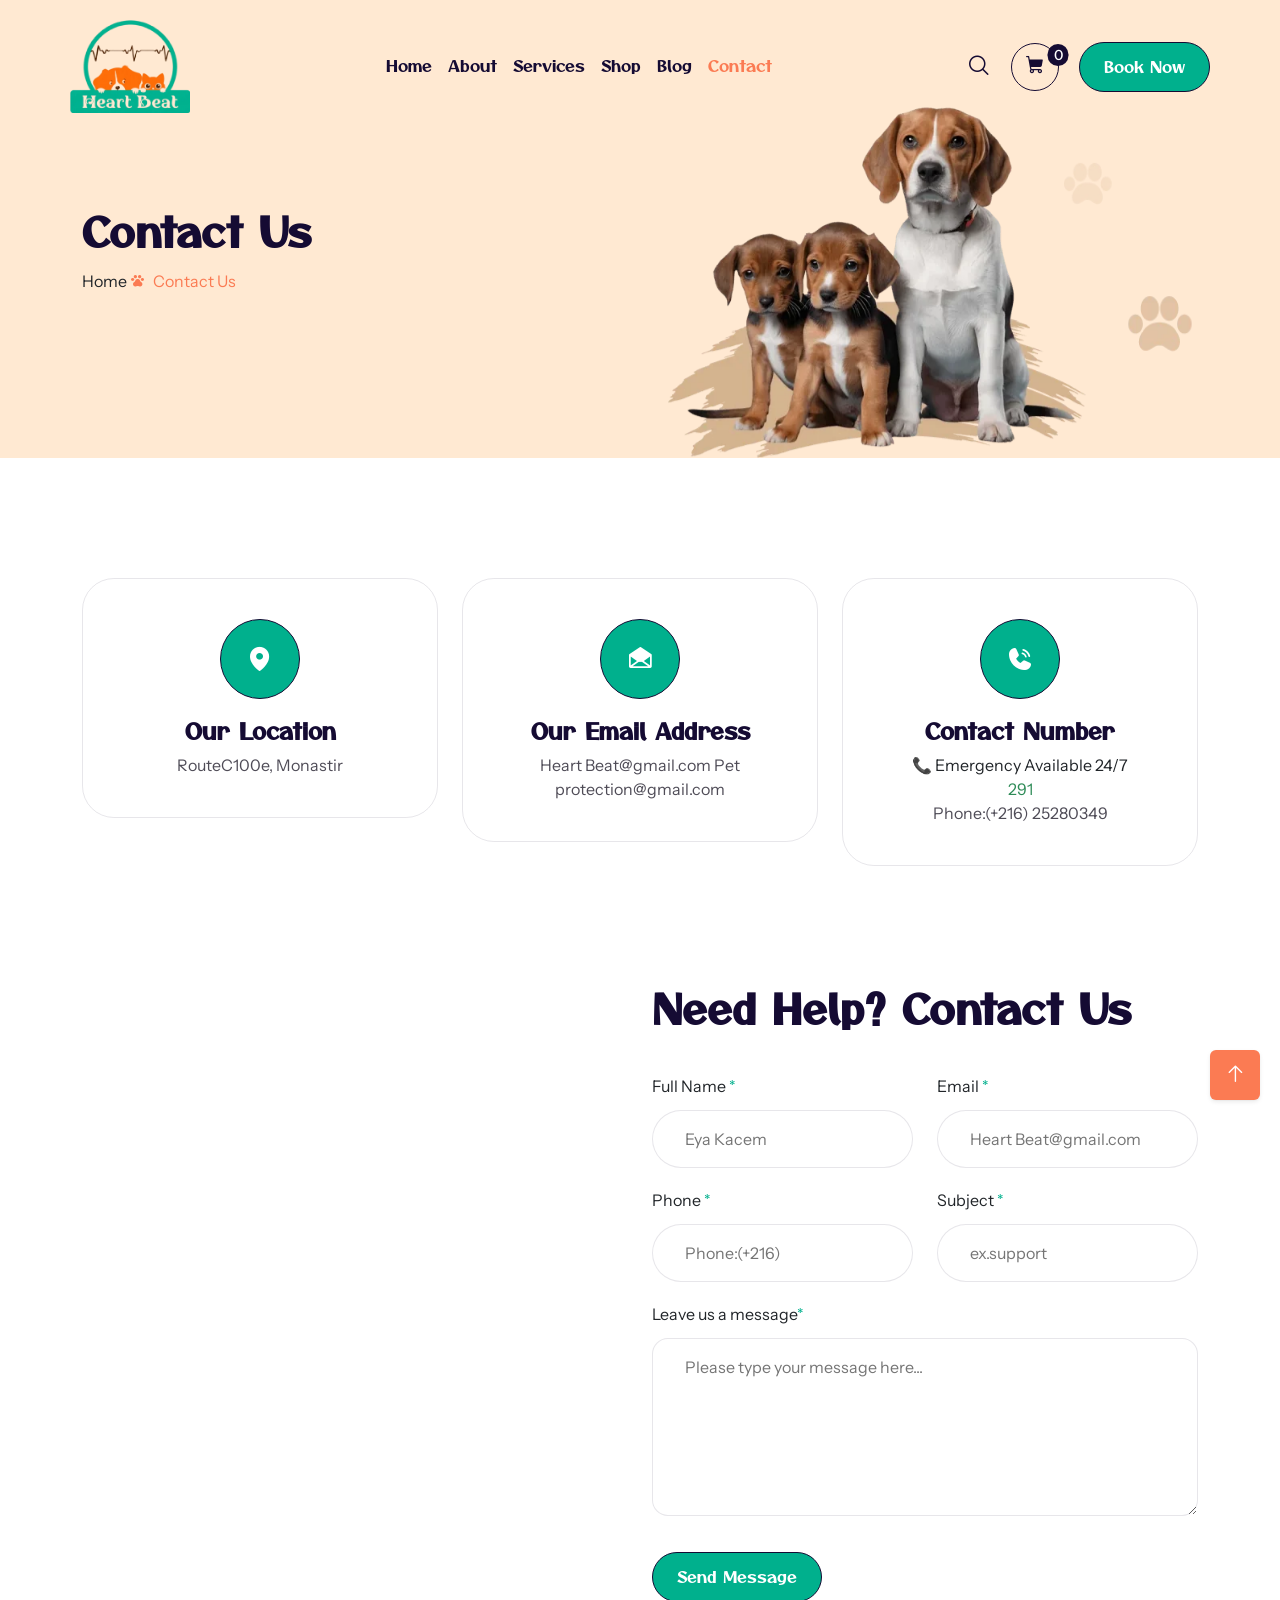
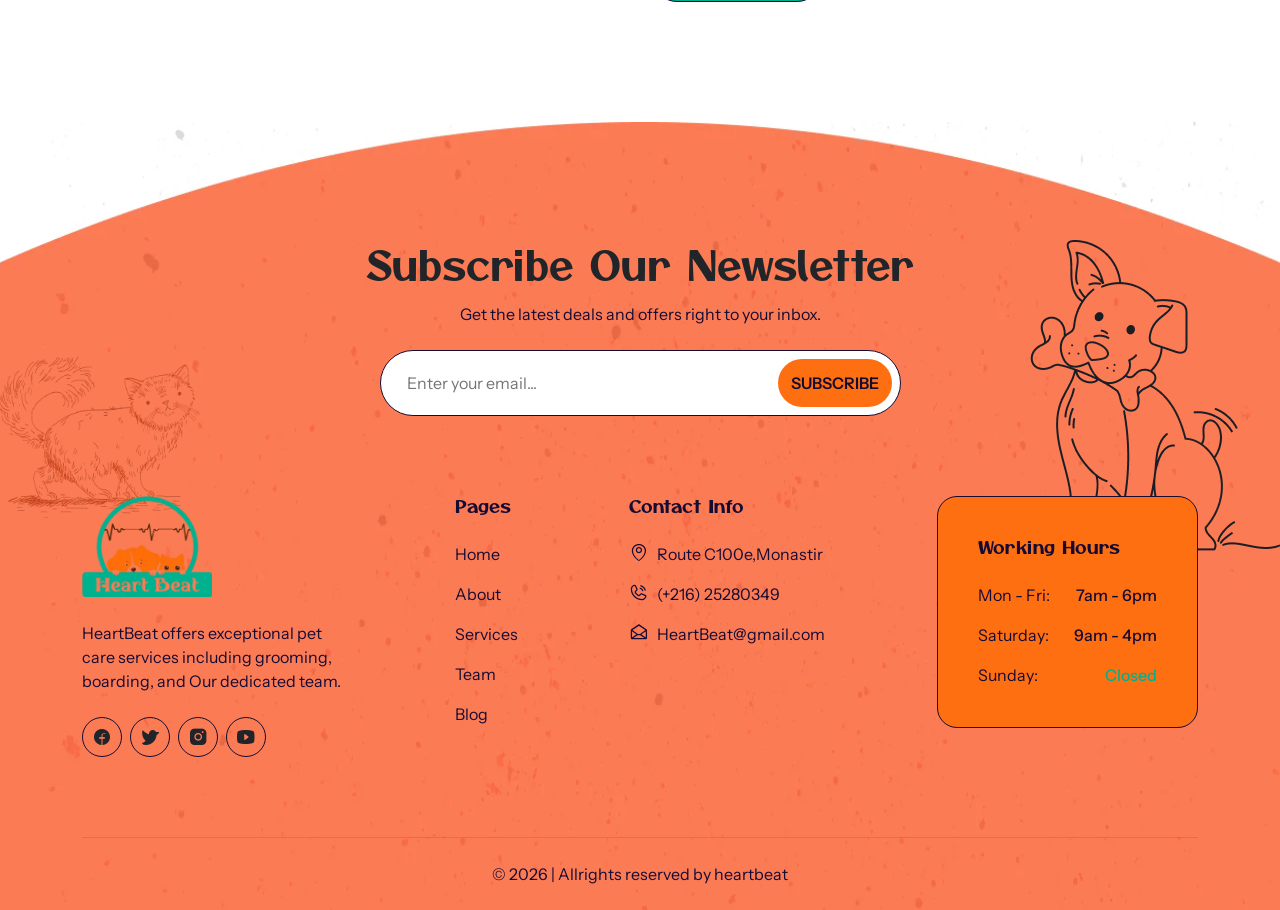
<file: contact-us.html>
<!DOCTYPE html>
<html lang="en">
<!-- head -->

<!-- Mirrored from petpath-demo.vercel.app/main/contact-us.html by HTTrack Website Copier/3.x [XR&CO'2014], Sat, 18 Apr 2026 23:05:12 GMT -->
<!-- Added by HTTrack --><meta http-equiv="content-type" content="text/html;charset=utf-8" /><!-- /Added by HTTrack -->
<head>
    <meta charset="utf-8">
    <meta name="viewport" content="width=device-width, initial-scale=1">
    <title>Contact Us | HeartBeat Pet Care Clinic Monastir</title>
    <meta name="description" content="Get in touch with HeartBeat. Visit our veterinary clinic in Monastir, Tunisia. Call (+216) 25280349 or email us for pet care inquiries.">
    <meta name="robots" content="index, follow">
    <link rel="canonical" href="https://heartthebeat.vercel.app/contact-us.html">
    <meta property="og:type" content="website">
    <meta property="og:site_name" content="HeartBeat">
    <meta property="og:title" content="Contact Us | HeartBeat Pet Care Clinic Monastir">
    <meta property="og:description" content="Get in touch with HeartBeat. Visit our veterinary clinic in Monastir, Tunisia. Call (+216) 25280349.">
    <meta property="og:url" content="https://heartthebeat.vercel.app/contact-us.html">
    <meta property="og:image" content="https://heartthebeat.vercel.app/assets/images/favicon.webp">
    <meta name="twitter:card" content="summary_large_image">
    <meta name="twitter:title" content="Contact Us | HeartBeat Pet Care Clinic Monastir">
    <meta name="twitter:description" content="Get in touch with HeartBeat. Visit our veterinary clinic in Monastir, Tunisia. Call (+216) 25280349.">
    <link rel="shortcut icon" href="assets/images/favicon.webp" type="image/x-icon">

<script defer src="assets/js/main.js"></script><link href="assets/css/style.css" rel="stylesheet"></head>

<body>
    <!-- preloader -->
    <!-- preloader  -->
<div class="preloader">
    <div class="loader">
        <div class="loader-square"></div>
        <div class="loader-square"></div>
        <div class="loader-square"></div>
        <div class="loader-square"></div>
        <div class="loader-square"></div>
        <div class="loader-square"></div>
        <div class="loader-square"></div>
    </div>
</div>
    <!-- back to top -->
    <button class="back-to-top position-fixed end-0 bottom-0 d-center me-5">
    <span class="text-h4">
        <i class="ph ph-arrow-up"></i>
    </span>
</button>
    <!-- header -->
    <!-- header section start -->
<header class="header-section position-fixed top-0 start-50 translate-middle-x" data-lenis-prevent>
    <div class="container px-0">
        <!-- navbar area -->
        <div class="d-flex align-items-center justify-content-between px-lg-0 px-4 py-lg-5 py-3">
            <div class="logo">
                <a href="index.html">
                    <img src="assets/images/logo.webp" alt="logo" class="d-none d-lg-block" width="120px">
                    <img src="assets/images/logo.webp" alt="logo" class="d-lg-none" width="80px">
                </a>
            </div>
            <nav class="navbar-area">
                <ul class="nav-menu-items d-lg-flex d-grid gap-3xl-8 gap-xxl-6 gap-4">
                    <li class="menu-link">
                        <a href="index.html" class="slide-vertical" data-splitting>Home</a>
                    </li>
                    <li class="menu-link">
                        <a href="about-us.html" class="slide-vertical" data-splitting>About</a>
                    </li>
                    <li class="menu-link">
                        <a href="services.html" class="slide-vertical" data-splitting>Services</a>
                    </li>
                    <li class="menu-link">
                        <a href="shop.html" class="slide-vertical" data-splitting>Shop</a>
                    </li>
                    <li class="menu-link">
                        <a href="blogs.html" class="slide-vertical" data-splitting>Blog</a>
                    </li>
                    <li class="menu-link">
                        <a href="contact-us.html" class="slide-vertical" data-splitting>Contact</a>
                    </li>
                </ul>
            </nav>
            <div class="nav-btns d-flex align-items-center gap-lg-5 gap-3">

                <!-- search icon -->
                <button class="search-btn text-2xl font-semibold text-n20">
                    <i class="ph ph-magnifying-glass"></i>
                </button>

                <button
                    class="cart-btn icon-48px position-relative border n20-border text-n20 hover-bg-primary hover-text-n0">
                    <span
                        class="badge radius-pill text-n0 text-sm fw-medium bg-n20 position-absolute top-50 start-100 translate-middle z-1 mt-n3">0</span>
                    <span class="text-xl font-semibold">
                        <i class="ph-fill ph-shopping-cart"></i>
                    </span>
                </button>

                <a href="contact-us.html" class="btn-primary text-nowrap">Book Now</a>

                <button class="menu-toggle-btn text-2xl">
                    <i class="ph ph-list"></i>
                </button>
            </div>
        </div>
    </div>
</header>
<!-- header section end -->
<!-- search form -->
<div
    class="search-form-wrapper position-fixed top-0 start-0 w-100 vh-100 d-flex align-items-center justify-content-center bg-n10">
    <button class="search-close-btn position-absolute top-0 end-0 text-2xl text-n0 mt-5 me-5"><i
            class="ph ph-x"></i></button>
    <div class="search-form">
        <form class="d-flex align-items-center gap-4 border n10-border p-2">
            <input type="text" placeholder="Search ..." class="w-100 p-2">
            <button type="submit" class="text-2xl text-n0">
                <i class="ph ph-magnifying-glass"></i>
            </button>
        </form>
    </div>
</div>

    <!-- main start -->
    <main>

        <!-- inner hero section start -->
        <section class="inner-hero-section pt-xxl-0 pt-md-15 pt-20 pt-120 bg-primary2">
            <div class="container position-relative">
                <div class="row g-6 justify-content-between align-items-center">
                    <div class="col-sm-6">
                        <span class="mb-3 text-h1 text-n20">Contact Us</span>
                        <ul class="breadcrumb d-inline-flex align-items-center justify-content-center gap-lg-2 gap-1">
                            <li class="breadcrumb-item"><a href="index.html">Home</a></li>
                            <li class="breadcrumb-item active"><a href="#">Contact Us</a></li>
                        </ul>
                    </div>
                    <div class="col-xl-5 col-sm-6 me-auto d-none d-sm-block">
                        <div class="reveal-bottom inner-hero-banner">
                            <img class="w-100" src="assets/images/inner-hero-banner.webp" alt="inner hero banner">
                        </div>
                    </div>
                </div>
                <div class="pows position-absolute top-60 right-n10 translate-middle-y z-n1 d-none d-sm-block">
                    <img class="w-100" src="assets/images/pows.webp" alt="pow">
                </div>
            </div>
        </section>
        <!-- inner hero section end -->

        <!-- contact location section start -->
        <section class="contact-section pt-120 pb-120">
            <div class="container">
                <div class="row g-5">
                    <div class="col-12">
                        <div class="contact-form">
                            <div class="row g-6">
                                <div class="col-lg-4 col-md-6">
                                    <div
                                        class="contact-card p-xxl-12 p-xl-10 p-lg-8 p-sm-6 p-4 border n20-1-border radius-32 text-center">
                                        <div
                                            class="icon-80px border n20-border bg-primary text-n0 text-h3 mx-auto mb-lg-5 mb-3">
                                            <i class="ph-fill ph-map-pin"></i>
                                        </div>
                                        <h4 class="text-n20 mb-2">Our Location</h4>
                                        <a href="#" class="text-n10 hover-underline hover-text-primary">RouteC100e, Monastir
                                            
                                            </a>
                                    </div>
                                </div>
                                <div class="col-lg-4 col-md-6">
                                    <div
                                        class="contact-card p-xxl-12 p-xl-10 p-lg-8 p-sm-6 p-4 border n20-1-border radius-32 text-center">
                                        <div
                                            class="icon-80px border n20-border bg-primary text-n0 text-h3 mx-auto mb-lg-5 mb-3">
                                            <i class="ph-fill ph-envelope-open"></i>
                                        </div>
                                        <h4 class="text-n20 mb-2">Our Email Address</h4>
                                        <a href="#"
                                            class="text-n10 hover-underline hover-text-primary">Heart Beat@gmail.com</a>
                                        <a href="#"
                                            class="text-n10 hover-underline hover-text-primary">Pet protection@gmail.com</a>
                                    </div>
                                </div>
                                <div class="col-lg-4 col-md-6">
                                    <div
                                        class="contact-card p-xxl-12 p-xl-10 p-lg-8 p-sm-6 p-4 border n20-1-border radius-32 text-center">
                                        <div
                                            class="icon-80px border n20-border bg-primary text-n0 text-h3 mx-auto mb-lg-5 mb-3">
                                            <i class="ph-fill ph-phone-call"></i>
                                        </div>
                                        <h4 class="text-n20 mb-2">Contact Number</h4>
                                    
                                        <a href="#" class="emergency-btn"></a>
                                        
                                            📞 Emergency Available 24/7<p style="color:#2e8b57;">291</p></a>
                                            <a href="#" class="text-n10 hover-underline hover-text-primary">Phone:(+216)
                                            25280349</a>
                                
                                    </div>
                                </div>
                            </div>
                        </div>
                    </div>
                </div>
            </div>
        </section>
        <!-- contact location section end -->

        <!-- contact form section start -->
        <section class="contact-form-section pb-120">
            <div class="container">
                <div class="row g-6 justify-content-between">
                    <div class="col-xl-5 col-lg-6 order-last order-lg-first">
                        <div class="contact-form-banner reveal-left radius-16">
                            <img class="w-100" src="assets/images/mee.webp" alt="contact form banner">
                        </div>
                    </div>
                    <div class="col-lg-6">
                        <div class="contact-form">
                            <h1 class="text-n20 mb-lg-10 mb-md-8 mb-6">Need Help? Contact Us</h1>
                            <form class="d-grid gap-lg-5 gap-3" action="#">
                                <div
                                    class="d-lg-flex d-grid align-items-center justify-content-lg-between gap-lg-6 gap-4">
                                    <div class="d-grid gap-lg-3 gap-2 w-100">
                                        <label for="name">Full Name <span class="text-primary">*</span></label>
                                        <input type="text" id="name" placeholder="Eya Kacem"
                                            class="px-xl-8 px-lg-6 px-md-4 px-3 py-lg-4 py-md-3 py-2 border n20-1-border radius-pill focus-primary w-100">
                                    </div>
                                    <div class="d-grid gap-lg-3 gap-2 w-100">
                                        <label for="email">Email <span class="text-primary">*</span></label>
                                        <input type="email" id="email" placeholder="Heart Beat@gmail.com"
                                            class="px-xl-8 px-lg-6 px-md-4 px-3 py-lg-4 py-md-3 py-2 border n20-1-border radius-pill focus-primary w-100">
                                    </div>
                                </div>
                                <div
                                    class="d-lg-flex d-grid align-items-center justify-content-lg-between gap-lg-6 gap-4">
                                    <div class="d-grid gap-lg-3 gap-2 w-100">
                                        <label for="phone">Phone <span class="text-primary">*</span></label>
                                        <input type="text" id="phone" placeholder="Phone:(+216)
                                            25280349"
                                            class="px-xl-8 px-lg-6 px-md-4 px-3 py-lg-4 py-md-3 py-2 border n20-1-border radius-pill focus-primary w-100">
                                    </div>
                                    <div class="d-grid gap-lg-3 gap-2 w-100">
                                        <label for="subject">Subject <span class="text-primary">*</span></label>
                                        <input type="text" id="subject" placeholder="ex.support"
                                            class="px-xl-8 px-lg-6 px-md-4 px-3 py-lg-4 py-md-3 py-2 border n20-1-border radius-pill focus-primary w-100">
                                    </div>
                                </div>
                                <div class="d-grid gap-lg-3 gap-2 w-100">
                                    <label for="message">Leave us a message<span class="text-primary">*</span></label>
                                    <textarea id="message" placeholder="Please type your message here..."
                                        class="px-xl-8 px-lg-6 px-md-4 px-3 py-lg-4 py-md-3 py-2 border n20-1-border radius-16 focus-primary w-100"
                                        rows="6"></textarea>
                                </div>
                                <div class="mt-4">
                                    <button type="submit" class="btn btn-primary">Send Message</button>
                                </div>
                            </form>
                        </div>
                    </div>
                </div>
            </div>
        </section>
        <!-- contact form section end -->

    </main>
    <!-- main end -->

    <!-- footer -->
    <!-- footer section start -->
<footer class="footer-section pt-120">
    <div class="bg-banner position-absolute bottom-0 start-0 w-100 h-100 z-n1 d-none d-sm-block">
        <img class="w-100 h-100" src="assets/images/footer-bg.webp" alt="bg banner">
    </div>
    <div class="position-absolute top-40 left-0 translate-middle-y z-n1 d-none d-lg-block">
        <img class="max-w-200px w-100" src="assets/images/cat-vector-2.webp" alt="footer vector">
    </div>
    <div class="position-absolute top-15 right-0 z-n1 d-none d-lg-block">
        <img class="max-w-300px w-100" src="assets/images/dog-vector.webp" alt="footer vector">
    </div>
    <div class="container">
        <div class="row justify-content-center mb-lg-20 mb-md-15 mb-10 pt-10 pt-md-0">
            <div class="col-xl-7 col-lg-9 text-center">
                <div class=" mb-lg-6 mb-4">
                    <span class="text-h1 fw-normal mb-lg-3 mb-2">Subscribe Our Newsletter</span>
                    <span class="text-n20">Get the latest deals and offers right to your inbox.</span>
                </div>
                <form action="#" class="px-xl-15 px-lg-10 px-md-8 px-md-6">
                    <div
                        class="d-flex align-items-center justify-content-center gap-3 border n20-border bg-n0 radius-pill p-lg-2 p-1 ps-lg-6 ps-4">
                        <input type="email" placeholder="Enter your email..."
                            class="w-100 bg-transparent border-0 outline-0">
                        <button type="submit"
                            class="btn-secondary border-0 text-n20 fw-semibold text-uppercase font-instrument">Subscribe</button>
                    </div>
                </form>
            </div>
        </div>

        <div class="row justify-content-between g-6 pb-lg-20 pb-md-15 pb-10">
            <div class="col-xl-3 col-lg-4 col-md-6">
                <div class="footer-logo mb-lg-6 mb-4">
                    <a href="index.html">
                        <img class="w-100" src="assets/images/logo.webp" alt="footer logo">
                    </a>
                </div>
                <p class="text-n20 fw-normal mb-lg-6 mb-4">
                    HeartBeat offers exceptional pet care services including grooming, boarding, and Our dedicated
                    team.
                </p>
                <ul class="d-flex align-items-center gap-lg-2 gap-1">
                    <li>
                        <a href="#" class="icon-40px border n20-border text-xl box-style box-secondary">
                            <i class="ph-fill ph-facebook-logo"></i>
                        </a>
                    </li>
                    <li>
                        <a href="#" class="icon-40px border n20-border text-xl box-style box-secondary">
                            <i class="ph-fill ph-twitter-logo"></i>
                        </a>
                    </li>
                    <li>
                        <a href="#" class="icon-40px border n20-border text-xl box-style box-secondary">
                            <i class="ph-fill ph-instagram-logo"></i>
                        </a>
                    </li>
                    <li>
                        <a href="#" class="icon-40px border n20-border text-xl box-style box-secondary">
                            <i class="ph-fill ph-youtube-logo"></i>
                        </a>
                    </li>
                </ul>
            </div>
            <div class="col-auto">
                <div class="footer-menu">
                    <h5 class="text-n20 fw-normal mb-lg-6 mb-4">Pages</h5>
                    <ul class="d-grid gap-lg-4 gap-2">
                        <li>
                            <a href="index.html"
                                class="text-n20 fw-normal hover-text-secondary hover-underline">Home</a>
                        </li>
                        <li>
                            <a href="about-us.html"
                                class="text-n20 fw-normal hover-text-secondary hover-underline">About </a>
                        </li>
                        <li>
                            <a href="services.html"
                                class="text-n20 fw-normal hover-text-secondary hover-underline">Services</a>
                        </li>
                        <li>
                            <a href="team.html" class="text-n20 fw-normal hover-text-secondary hover-underline">Team</a>
                        </li>
                        <li>
                            <a href="blogs.html"
                                class="text-n20 fw-normal hover-text-secondary hover-underline">Blog</a>
                        </li>
                    </ul>
                </div>
            </div>
            <div class="col-auto">
                <div class="footer-menu">
                    <h5 class="text-n20 fw-normal mb-lg-6 mb-4">Contact Info</h5>
                    <ul class="d-grid gap-lg-4 gap-2">
                        <li>
                            <a href="#"
                                class="d-flex align-items-center gap-2 text-n20 fw-normal hover-text-secondary hover-underline">
                                <span class="text-xl"><i class="ph ph-map-pin"></i></span>
                                Route C100e,Monastir
                            </a>
                        </li>
                        <li>
                            <a href="#"
                                class="d-flex align-items-center gap-2 text-n20 fw-normal hover-text-secondary hover-underline">
                                <span class="text-xl"><i class="ph ph-phone-call"></i></span>
                                (+216) 25280349
                            </a>
                        </li>
                        <li>
                            <a href="#"
                                class="d-flex align-items-center gap-2 text-n20 fw-normal hover-text-secondary hover-underline">
                                <span class="text-xl"><i class="ph ph-envelope-open"></i></span>HeartBeat@gmail.com
                                
                            </a>
                        </li>
                    </ul>
                </div>
            </div>
            <div class="col-xl-3 col-lg-4 col-md-6">
                <div class="working-time-card p-xl-10 p-lg-8 p-md-6 p-4 radius-20 bg-secondary border n20-border">
                    <h5 class="text-n20 fw-normal mb-lg-6 mb-4">Working Hours</h5>
                    <ul class="d-grid gap-lg-4 gap-2">
                        <li class="d-flex align-items-center justify-content-between gap-2">
                            <span class="text-n20 fw-normal">Mon - Fri:</span>
                            <span class="text-n20 fw-medium">7am - 6pm</span>
                        </li>
                        <li class="d-flex align-items-center justify-content-between gap-2">
                            <span class="text-n20 fw-normal">Saturday:</span>
                            <span class="text-n20 fw-medium">9am - 4pm</span>
                        </li>
                        <li class="d-flex align-items-center justify-content-between gap-2">
                            <span class="text-n20 fw-normal">Sunday:</span>
                            <span class="text-n20 fw-medium text-primary">Closed</span>
                        </li>
                    </ul>
                </div>
            </div>
        </div>
        <span class="d-block border-bottom n100-border1"></span>
        <div class="py-lg-6 py-4 text-center">
            <span class="text-n20 fw-normal"> © 2026 | Allrights reserved by heartbeat</span>
        </div>
    </div>
</footer>
<!-- footer section end -->

</body>


<!-- Mirrored from petpath-demo.vercel.app/main/contact-us.html by HTTrack Website Copier/3.x [XR&CO'2014], Sat, 18 Apr 2026 23:05:13 GMT -->
</html>
</file>
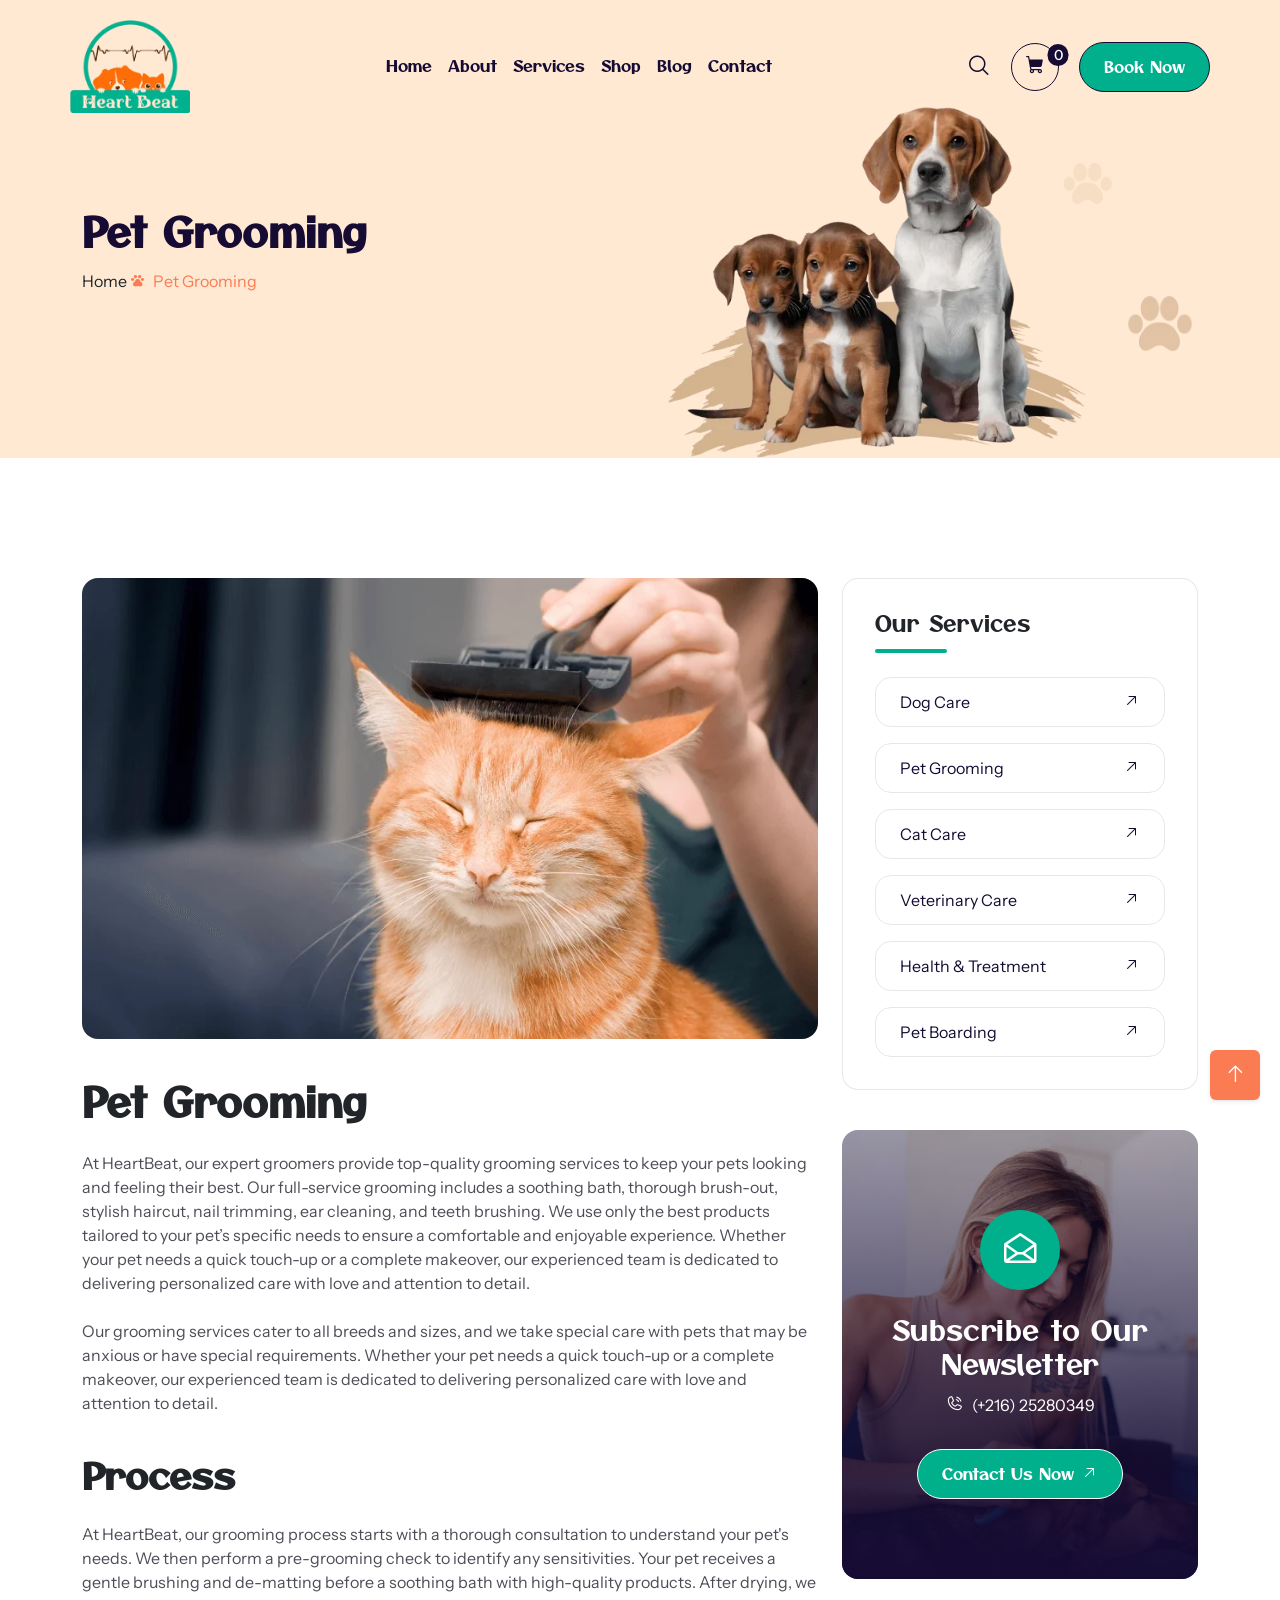
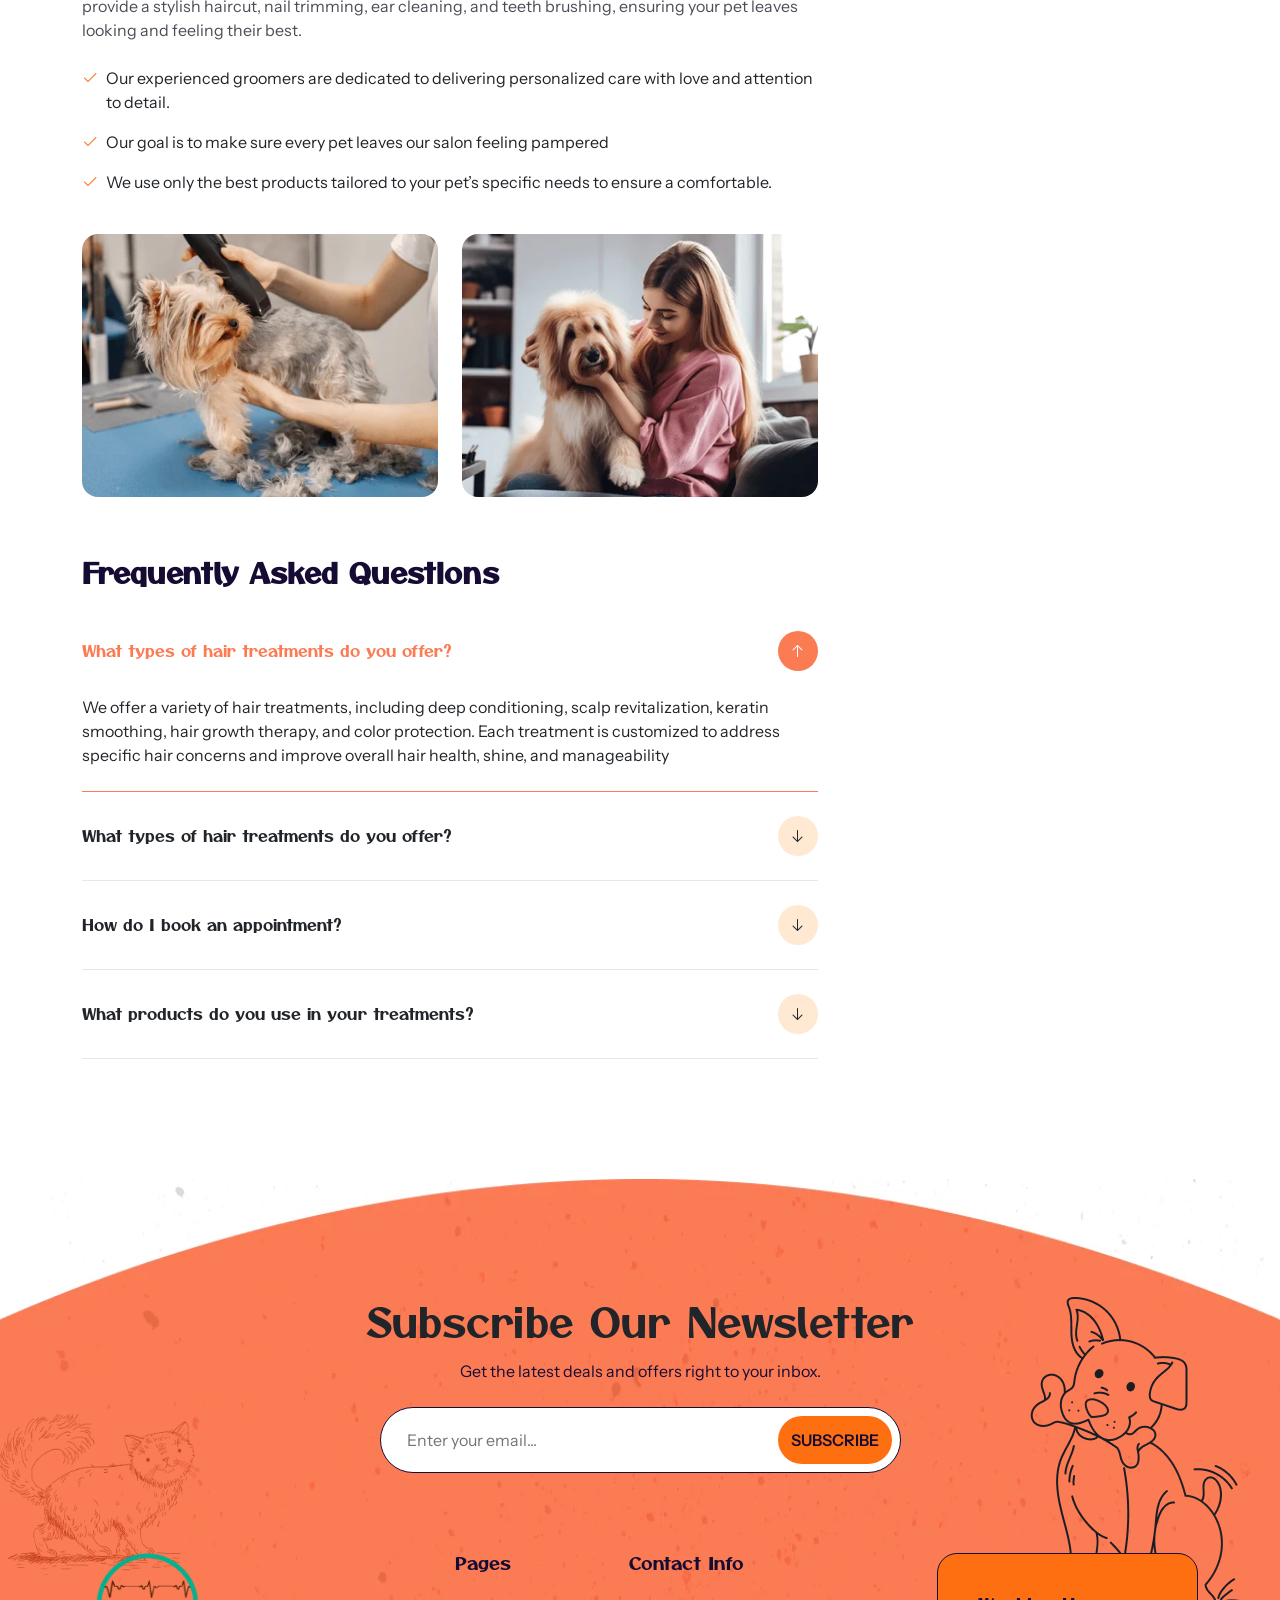
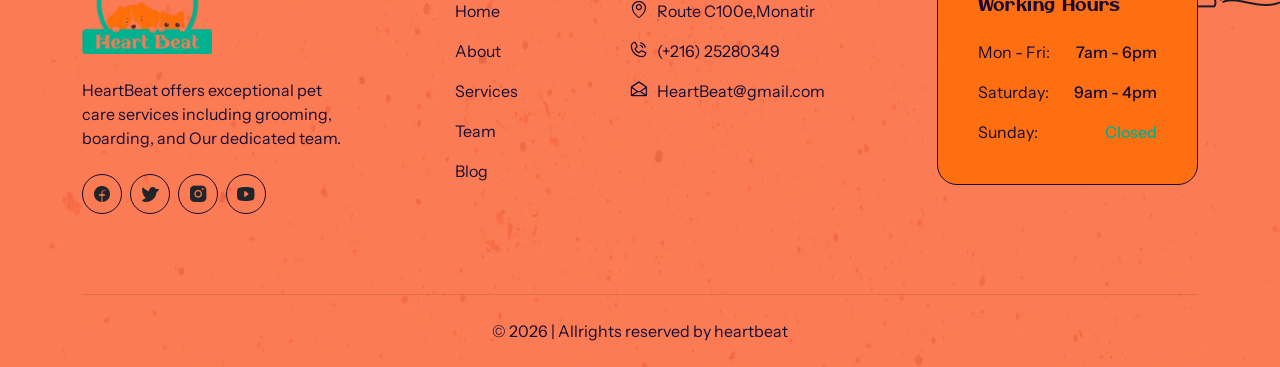
<file: service-details.html>
<!DOCTYPE html>
<html lang="en">
<!-- head -->

<!-- Mirrored from petpath-demo.vercel.app/main/service-details.html by HTTrack Website Copier/3.x [XR&CO'2014], Sat, 18 Apr 2026 23:04:39 GMT -->
<!-- Added by HTTrack --><meta http-equiv="content-type" content="text/html;charset=utf-8" /><!-- /Added by HTTrack -->
<head>
    <meta charset="utf-8">
    <meta name="viewport" content="width=device-width, initial-scale=1">
    <title>Service Details | HeartBeat Pet Care Monastir</title>
    <meta name="description" content="Detailed information about HeartBeat's pet care services. Professional veterinary care, pet grooming &amp; wellness services in Monastir, Tunisia.">
    <meta name="robots" content="index, follow">
    <link rel="canonical" href="https://heartthebeat.vercel.app/service-details.html">
    <meta property="og:type" content="website">
    <meta property="og:site_name" content="HeartBeat">
    <meta property="og:title" content="Service Details | HeartBeat Pet Care Monastir">
    <meta property="og:description" content="Detailed information about HeartBeat's pet care services. Professional veterinary care, pet grooming &amp; wellness services in Monastir, Tunisia.">
    <meta property="og:url" content="https://heartthebeat.vercel.app/service-details.html">
    <meta property="og:image" content="https://heartthebeat.vercel.app/assets/images/favicon.webp">
    <meta name="twitter:card" content="summary_large_image">
    <meta name="twitter:title" content="Service Details | HeartBeat Pet Care Monastir">
    <meta name="twitter:description" content="Detailed information about HeartBeat's pet care services. Professional veterinary care, pet grooming &amp; wellness services in Monastir, Tunisia.">
    <link rel="shortcut icon" href="assets/images/favicon.webp" type="image/x-icon">

<script defer src="assets/js/main.js"></script><link href="assets/css/style.css" rel="stylesheet"></head>

<body>
    <!-- preloader -->
    <!-- preloader  -->
<div class="preloader">
    <div class="loader">
        <div class="loader-square"></div>
        <div class="loader-square"></div>
        <div class="loader-square"></div>
        <div class="loader-square"></div>
        <div class="loader-square"></div>
        <div class="loader-square"></div>
        <div class="loader-square"></div>
    </div>
</div>
    <!-- back to top -->
    <button class="back-to-top position-fixed end-0 bottom-0 d-center me-5">
    <span class="text-h4">
        <i class="ph ph-arrow-up"></i>
    </span>
</button>
    <!-- header -->
    <!-- header section start -->
<header class="header-section position-fixed top-0 start-50 translate-middle-x" data-lenis-prevent>
    <div class="container px-0">
        <!-- navbar area -->
        <div class="d-flex align-items-center justify-content-between px-lg-0 px-4 py-lg-5 py-3">
            <div class="logo">
                <a href="index.html">
                    <img src="assets/images/logo.webp" alt="logo" class="d-none d-lg-block" width="120px">
                    <img src="assets/images/logo.webp" alt="logo" class="d-lg-none" width="80px">
                </a>
            </div>
            <nav class="navbar-area">
                <ul class="nav-menu-items d-lg-flex d-grid gap-3xl-8 gap-xxl-6 gap-4">
                    <li class="menu-link">
                        <a href="index.html" class="slide-vertical" data-splitting>Home</a>
                    </li>
                    <li class="menu-link">
                        <a href="about-us.html" class="slide-vertical" data-splitting>About</a>
                    </li>
                    <li class="menu-link">
                        <a href="services.html" class="slide-vertical" data-splitting>Services</a>
                    </li>
                    <li class="menu-link">
                        <a href="shop.html" class="slide-vertical" data-splitting>Shop</a>
                    </li>
                    <li class="menu-link">
                        <a href="blogs.html" class="slide-vertical" data-splitting>Blog</a>
                    </li>
                    <li class="menu-link">
                        <a href="contact-us.html" class="slide-vertical" data-splitting>Contact</a>
                    </li>
                </ul>
            </nav>
            <div class="nav-btns d-flex align-items-center gap-lg-5 gap-3">

                <!-- search icon -->
                <button class="search-btn text-2xl font-semibold text-n20">
                    <i class="ph ph-magnifying-glass"></i>
                </button>

                <button
                    class="cart-btn icon-48px position-relative border n20-border text-n20 hover-bg-primary hover-text-n0">
                    <span
                        class="badge radius-pill text-n0 text-sm fw-medium bg-n20 position-absolute top-50 start-100 translate-middle z-1 mt-n3">0</span>
                    <span class="text-xl font-semibold">
                        <i class="ph-fill ph-shopping-cart"></i>
                    </span>
                </button>

                <a href="contact-us.html" class="btn-primary text-nowrap">Book Now</a>

                <button class="menu-toggle-btn text-2xl">
                    <i class="ph ph-list"></i>
                </button>
            </div>
        </div>
    </div>
</header>
<!-- header section end -->
<!-- search form -->
<div
    class="search-form-wrapper position-fixed top-0 start-0 w-100 vh-100 d-flex align-items-center justify-content-center bg-n10">
    <button class="search-close-btn position-absolute top-0 end-0 text-2xl text-n0 mt-5 me-5"><i
            class="ph ph-x"></i></button>
    <div class="search-form">
        <form class="d-flex align-items-center gap-4 border n10-border p-2">
            <input type="text" placeholder="Search ..." class="w-100 p-2">
            <button type="submit" class="text-2xl text-n0">
                <i class="ph ph-magnifying-glass"></i>
            </button>
        </form>
    </div>
</div>

    <!-- main start -->
    <main>

        <!-- inner hero section start -->
        <section class="inner-hero-section pt-xxl-0 pt-md-15 pt-20 pt-120 bg-primary2">
            <div class="container position-relative">
                <div class="row g-6 justify-content-between align-items-center">
                    <div class="col-sm-6">
                        <span class="mb-3 text-h1 text-n20">Pet Grooming</span>
                        <ul class="breadcrumb d-inline-flex align-items-center justify-content-center gap-lg-2 gap-1">
                            <li class="breadcrumb-item"><a href="index.html">Home</a></li>
                            <li class="breadcrumb-item active"><a href="#">Pet Grooming</a></li>
                        </ul>
                    </div>
                    <div class="col-xl-5 col-sm-6 me-auto d-none d-sm-block">
                        <div class="reveal-bottom inner-hero-banner">
                            <img class="w-100" src="assets/images/inner-hero-banner.webp" alt="inner hero banner">
                        </div>
                    </div>
                </div>
                <div class="pows position-absolute top-60 right-n10 translate-middle-y z-n1 d-none d-sm-block">
                    <img class="w-100" src="assets/images/pows.webp" alt="pow">
                </div>
            </div>
        </section>
        <!-- inner hero section end -->

        <!-- service details section start -->
        <section class="service-details-section pt-120 pb-120">
            <div class="container">
                <div class="row g-6">
                    <div class="col-lg-8">
                        <div class="mb-lg-15 mb-md-10 mb-8">
                            <div class="service-details-banner mb-lg-10 mb-md-8 mb-6">
                                <img class="w-100 radius-16" src="assets/images/service-details-banner.webp"
                                    alt="service details banner">
                            </div>
                            <div class="service-details-content d-grid gap-lg-6 gap-4 mb-lg-10 mb-md-8 mb-6">
                                <h1>Pet Grooming</h1>
                                <p class="text-n10 font-instrument fw-normal">
                                    At HeartBeat, our expert groomers provide top-quality grooming services to keep your
                                    pets
                                    looking and feeling their best. Our full-service grooming includes a soothing bath,
                                    thorough brush-out, stylish haircut, nail trimming, ear cleaning, and teeth
                                    brushing. We
                                    use only the best products tailored to your pet’s specific needs to ensure a
                                    comfortable
                                    and enjoyable experience. Whether your pet needs a quick touch-up or a complete
                                    makeover, our experienced team is dedicated to delivering personalized care with
                                    love
                                    and attention to detail.
                                </p>
                                <p class="text-n10 font-instrument fw-normal">
                                    Our grooming services cater to all breeds and sizes, and we take special care with
                                    pets
                                    that may be anxious or have special requirements. Whether your pet needs a quick
                                    touch-up or a complete makeover, our experienced team is dedicated to delivering
                                    personalized care with love and attention to detail.
                                </p>
                            </div>
                            <div class="service-details-content d-grid gap-lg-6 gap-4 mb-lg-10 mb-md-8 mb-6">
                                <h2>Process</h2>
                                <p class="text-n10 font-instrument fw-normal">
                                    At HeartBeat, our grooming process starts with a thorough consultation to understand
                                    your
                                    pet's needs. We then perform a pre-grooming check to identify any sensitivities.
                                    Your
                                    pet receives a gentle brushing and de-matting before a soothing bath with
                                    high-quality
                                    products. After drying, we provide a stylish haircut, nail trimming, ear cleaning,
                                    and
                                    teeth brushing, ensuring your pet leaves looking and feeling their best.
                                </p>
                                <ul class="d-grid gap-lg-4 gap-2">
                                    <li class="d-flex gap-2">
                                        <span class="text-secondary"><i class="ph ph-check"></i></span>
                                        Our experienced groomers are dedicated to delivering personalized care with love
                                        and
                                        attention to detail.
                                    </li>
                                    <li class="d-flex gap-2">
                                        <span class="text-secondary"><i class="ph ph-check"></i></span>
                                        Our goal is to make sure every pet leaves our salon feeling pampered
                                    </li>
                                    <li class="d-flex gap-2">
                                        <span class="text-secondary"><i class="ph ph-check"></i></span>
                                        We use only the best products tailored to your pet’s specific needs to ensure a
                                        comfortable.
                                    </li>
                                </ul>
                            </div>
                            <div class="service-details-post-banner d-xs-flex d-grid align-items-center gap-lg-6 gap-4">
                                <div class="w-100">
                                    <img class="w-100 radius-16" src="assets/images/service-details-post-1.webp"
                                        alt="service details post banner">
                                </div>
                                <div class="w-100">
                                    <img class="w-100 radius-16" src="assets/images/service-details-post-2.webp"
                                        alt="service details post banner">
                                </div>
                            </div>
                        </div>
                        <!-- accordion area -->
                        <h3 class="text-n20 font-otomanopee mb-lg-10 mb-md-8 mb-6">Frequently Asked
                            Questions</h3>
                        <div class="accordion-area d-grid gap-lg-6 gap-4">
                            <div class="accordion-item border-bottom pb-lg-6 pb-4 show">
                                <div
                                    class="accordion-header d-flex align-items-center justify-content-between text-h4 fw-normal">
                                    <button class="accordion-button">
                                        What types of hair treatments do you offer?
                                    </button>
                                    <span class="accordion-icon text-lg"></span>
                                </div>
                                <div class="accordion-content">
                                    <p class="text-n600 text-base">
                                        We offer a variety of hair treatments, including deep conditioning, scalp
                                        revitalization, keratin smoothing, hair growth therapy, and color protection.
                                        Each treatment is customized to address specific hair concerns and improve
                                        overall hair health, shine, and manageability
                                    </p>
                                </div>
                            </div>
                            <div class="accordion-item border-bottom pb-lg-6 pb-4">
                                <div
                                    class="accordion-header d-flex align-items-center justify-content-between text-h4 fw-normal">
                                    <button class="accordion-button">
                                        What types of hair treatments do you offer?
                                    </button>
                                    <span class="accordion-icon text-lg"></span>
                                </div>
                                <div class="accordion-content">
                                    <p class="text-n600 text-base">
                                        We offer a variety of hair treatments, including deep conditioning, scalp
                                        revitalization, keratin smoothing, hair growth therapy, and color protection.
                                        Each treatment is customized to address specific hair concerns and improve
                                        overall hair health, shine, and manageability
                                    </p>
                                </div>
                            </div>
                            <div class="accordion-item border-bottom pb-lg-6 pb-4">
                                <div
                                    class="accordion-header d-flex align-items-center justify-content-between text-h4 fw-normal">
                                    <button class="accordion-button">
                                        How do I book an appointment?
                                    </button>
                                    <span class="accordion-icon text-lg"></span>
                                </div>
                                <div class="accordion-content">
                                    <p class="text-n600 text-base">
                                        We offer a variety of hair treatments, including deep conditioning, scalp
                                        revitalization, keratin smoothing, hair growth therapy, and color protection.
                                        Each treatment is customized to address specific hair concerns and improve
                                        overall hair health, shine, and manageability
                                    </p>
                                </div>
                            </div>
                            <div class="accordion-item border-bottom pb-lg-6 pb-4">
                                <div
                                    class="accordion-header d-flex align-items-center justify-content-between text-h4 fw-normal">
                                    <button class="accordion-button">
                                        What products do you use in your treatments?
                                    </button>
                                    <span class="accordion-icon text-lg"></span>
                                </div>
                                <div class="accordion-content">
                                    <p class="text-n600 text-base">
                                        We offer a variety of hair treatments, including deep conditioning, scalp
                                        revitalization, keratin smoothing, hair growth therapy, and color protection.
                                        Each treatment is customized to address specific hair concerns and improve
                                        overall hair health, shine, and manageability
                                    </p>
                                </div>
                            </div>
                        </div>
                    </div>
                    <div class="col-lg-4">
                        <!-- service list -->
                        <div
                            class="service-list p-xl-8 p-md-6 p-4 bg-white border n20-1-border radius-16 mb-lg-10 mb-md-8 mb-6">
                            <div class="mb-lg-6 mb-4">
                                <h4 class="font-otomanopee fw-normal mb-3">Our Services</h4>
                                <span class="d-block hr-line-72px radius-pill bg-primary"></span>
                            </div>
                            <ul class="d-grid gap-lg-4 gap-3">
                                <li>
                                    <a href="#"
                                        class="service-list-item d-flex align-items-center justify-content-between text-n20 font-instrument py-lg-3 py-2 px-lg-6 px-4 border n20-1-border radius-16 transition hover-bg-primary hover-text-n0">
                                        Dog Care
                                        <span><i class="ph ph-arrow-up-right"></i></span></a>
                                </li>
                                <li>
                                    <a href="#"
                                        class="service-list-item d-flex align-items-center justify-content-between text-n20 font-instrument py-lg-3 py-2 px-lg-6 px-4 border n20-1-border radius-16 transition hover-bg-primary hover-text-n0">
                                        Pet Grooming
                                        <span><i class="ph ph-arrow-up-right"></i></span></a>
                                </li>
                                <li>
                                    <a href="#"
                                        class="service-list-item d-flex align-items-center justify-content-between text-n20 font-instrument py-lg-3 py-2 px-lg-6 px-4 border n20-1-border radius-16 transition hover-bg-primary hover-text-n0">
                                        Cat Care
                                        <span><i class="ph ph-arrow-up-right"></i></span></a>
                                </li>
                                <li>
                                    <a href="#"
                                        class="service-list-item d-flex align-items-center justify-content-between text-n20 font-instrument py-lg-3 py-2 px-lg-6 px-4 border n20-1-border radius-16 transition hover-bg-primary hover-text-n0">
                                        Veterinary Care
                                        <span><i class="ph ph-arrow-up-right"></i></span></a>
                                </li>
                                <li>
                                    <a href="#"
                                        class="service-list-item d-flex align-items-center justify-content-between text-n20 font-instrument py-lg-3 py-2 px-lg-6 px-4 border n20-1-border radius-16 transition hover-bg-primary hover-text-n0">
                                        Health & Treatment
                                        <span><i class="ph ph-arrow-up-right"></i></span></a>
                                </li>
                                <li>
                                    <a href="#"
                                        class="service-list-item d-flex align-items-center justify-content-between text-n20 font-instrument py-lg-3 py-2 px-lg-6 px-4 border n20-1-border radius-16 transition hover-bg-primary hover-text-n0">
                                        Pet Boarding
                                        <span><i class="ph ph-arrow-up-right"></i></span></a>
                                </li>
                            </ul>
                        </div>
                        <!-- newsletter card -->
                        <div
                            class="newsletter-card px-xl-10 px-md-8 px-sm-6 px-4 py-lg-20 py-md-15 py-10 radius-16 position-relative overflow-hidden z-1">
                            <span class="icon-80px mx-auto mb-lg-6 mb-4 text-h1 bg-primary text-n0">
                                <i class="ph ph-envelope-open"></i>
                            </span>
                            <h3 class="text-n0 fw-normal mb-lg-3 mb-2 text-center">Subscribe to Our Newsletter</h3>
                            <a href="tel:(+216) 25280349"
                                class="d-flex align-items-center justify-content-center gap-lg-2 text-n0 fw-normal mb-lg-8 mb-6">
                                <span class="text-lg"><i class="ph ph-phone-call"></i></span>
                                (+216) 25280349
                            </a>
                            <div class="text-center">
                                <a href="contact-us.html" class="btn-primary text-xl n0-border">
                                    Contact Us Now
                                    <span><i class="ph ph-arrow-up-right"></i></span>
                                </a>
                            </div>
                        </div>
                    </div>
                </div>
            </div>
        </section>
        <!-- service details section end -->
    </main>
    <!-- main end -->

    <!-- footer -->
    <!-- footer section start -->
<footer class="footer-section pt-120">
    <div class="bg-banner position-absolute bottom-0 start-0 w-100 h-100 z-n1 d-none d-sm-block">
        <img class="w-100 h-100" src="assets/images/footer-bg.webp" alt="bg banner">
    </div>
    <div class="position-absolute top-40 left-0 translate-middle-y z-n1 d-none d-lg-block">
        <img class="max-w-200px w-100" src="assets/images/cat-vector-2.webp" alt="footer vector">
    </div>
    <div class="position-absolute top-15 right-0 z-n1 d-none d-lg-block">
        <img class="max-w-300px w-100" src="assets/images/dog-vector.webp" alt="footer vector">
    </div>
    <div class="container">
        <div class="row justify-content-center mb-lg-20 mb-md-15 mb-10 pt-10 pt-md-0">
            <div class="col-xl-7 col-lg-9 text-center">
                <div class=" mb-lg-6 mb-4">
                    <span class="text-h1 fw-normal mb-lg-3 mb-2">Subscribe Our Newsletter</span>
                    <span class="text-n20">Get the latest deals and offers right to your inbox.</span>
                </div>
                <form action="#" class="px-xl-15 px-lg-10 px-md-8 px-md-6">
                    <div
                        class="d-flex align-items-center justify-content-center gap-3 border n20-border bg-n0 radius-pill p-lg-2 p-1 ps-lg-6 ps-4">
                        <input type="email" placeholder="Enter your email..."
                            class="w-100 bg-transparent border-0 outline-0">
                        <button type="submit"
                            class="btn-secondary border-0 text-n20 fw-semibold text-uppercase font-instrument">Subscribe</button>
                    </div>
                </form>
            </div>
        </div>

        <div class="row justify-content-between g-6 pb-lg-20 pb-md-15 pb-10">
            <div class="col-xl-3 col-lg-4 col-md-6">
                <div class="footer-logo mb-lg-6 mb-4">
                    <a href="index.html">
                        <img class="w-100" src="assets/images/logo.webp" alt="footer logo">
                    </a>
                </div>
                <p class="text-n20 fw-normal mb-lg-6 mb-4">
                    HeartBeat offers exceptional pet care services including grooming, boarding, and Our dedicated
                    team.
                </p>
                <ul class="d-flex align-items-center gap-lg-2 gap-1">
                    <li>
                        <a href="#" class="icon-40px border n20-border text-xl box-style box-secondary">
                            <i class="ph-fill ph-facebook-logo"></i>
                        </a>
                    </li>
                    <li>
                        <a href="#" class="icon-40px border n20-border text-xl box-style box-secondary">
                            <i class="ph-fill ph-twitter-logo"></i>
                        </a>
                    </li>
                    <li>
                        <a href="#" class="icon-40px border n20-border text-xl box-style box-secondary">
                            <i class="ph-fill ph-instagram-logo"></i>
                        </a>
                    </li>
                    <li>
                        <a href="#" class="icon-40px border n20-border text-xl box-style box-secondary">
                            <i class="ph-fill ph-youtube-logo"></i>
                        </a>
                    </li>
                </ul>
            </div>
            <div class="col-auto">
                <div class="footer-menu">
                    <h5 class="text-n20 fw-normal mb-lg-6 mb-4">Pages</h5>
                    <ul class="d-grid gap-lg-4 gap-2">
                        <li>
                            <a href="index.html"
                                class="text-n20 fw-normal hover-text-secondary hover-underline">Home</a>
                        </li>
                        <li>
                            <a href="about-us.html"
                                class="text-n20 fw-normal hover-text-secondary hover-underline">About </a>
                        </li>
                        <li>
                            <a href="services.html"
                                class="text-n20 fw-normal hover-text-secondary hover-underline">Services</a>
                        </li>
                        <li>
                            <a href="team.html" class="text-n20 fw-normal hover-text-secondary hover-underline">Team</a>
                        </li>
                        <li>
                            <a href="blogs.html"
                                class="text-n20 fw-normal hover-text-secondary hover-underline">Blog</a>
                        </li>
                    </ul>
                </div>
            </div>
            <div class="col-auto">
                <div class="footer-menu">
                    <h5 class="text-n20 fw-normal mb-lg-6 mb-4">Contact Info</h5>
                    <ul class="d-grid gap-lg-4 gap-2">
                        <li>
                            <a href="#"
                                class="d-flex align-items-center gap-2 text-n20 fw-normal hover-text-secondary hover-underline">
                                <span class="text-xl"><i class="ph ph-map-pin"></i></span>
                                Route C100e,Monatir
                            </a>
                        </li>
                        <li>
                            <a href="#"
                                class="d-flex align-items-center gap-2 text-n20 fw-normal hover-text-secondary hover-underline">
                                <span class="text-xl"><i class="ph ph-phone-call"></i></span>
                                (+216) 25280349
                            </a>
                        </li>
                        <li>
                            <a href="#"
                                class="d-flex align-items-center gap-2 text-n20 fw-normal hover-text-secondary hover-underline">
                                <span class="text-xl"><i class="ph ph-envelope-open"></i></span>
                                HeartBeat@gmail.com
                            </a>
                        </li>
                    </ul>
                </div>
            </div>
            <div class="col-xl-3 col-lg-4 col-md-6">
                <div class="working-time-card p-xl-10 p-lg-8 p-md-6 p-4 radius-20 bg-secondary border n20-border">
                    <h5 class="text-n20 fw-normal mb-lg-6 mb-4">Working Hours</h5>
                    <ul class="d-grid gap-lg-4 gap-2">
                        <li class="d-flex align-items-center justify-content-between gap-2">
                            <span class="text-n20 fw-normal">Mon - Fri:</span>
                            <span class="text-n20 fw-medium">7am - 6pm</span>
                        </li>
                        <li class="d-flex align-items-center justify-content-between gap-2">
                            <span class="text-n20 fw-normal">Saturday:</span>
                            <span class="text-n20 fw-medium">9am - 4pm</span>
                        </li>
                        <li class="d-flex align-items-center justify-content-between gap-2">
                            <span class="text-n20 fw-normal">Sunday:</span>
                            <span class="text-n20 fw-medium text-primary">Closed</span>
                        </li>
                    </ul>
                </div>
            </div>
        </div>
        <span class="d-block border-bottom n100-border1"></span>
        <div class="py-lg-6 py-4 text-center">
            <span class="text-n20 fw-normal"> © 2026 | Allrights reserved by heartbeat</span>
        </div>
    </div>
</footer>
<!-- footer section end -->

</body>


<!-- Mirrored from petpath-demo.vercel.app/main/service-details.html by HTTrack Website Copier/3.x [XR&CO'2014], Sat, 18 Apr 2026 23:04:42 GMT -->
</html>
</file>
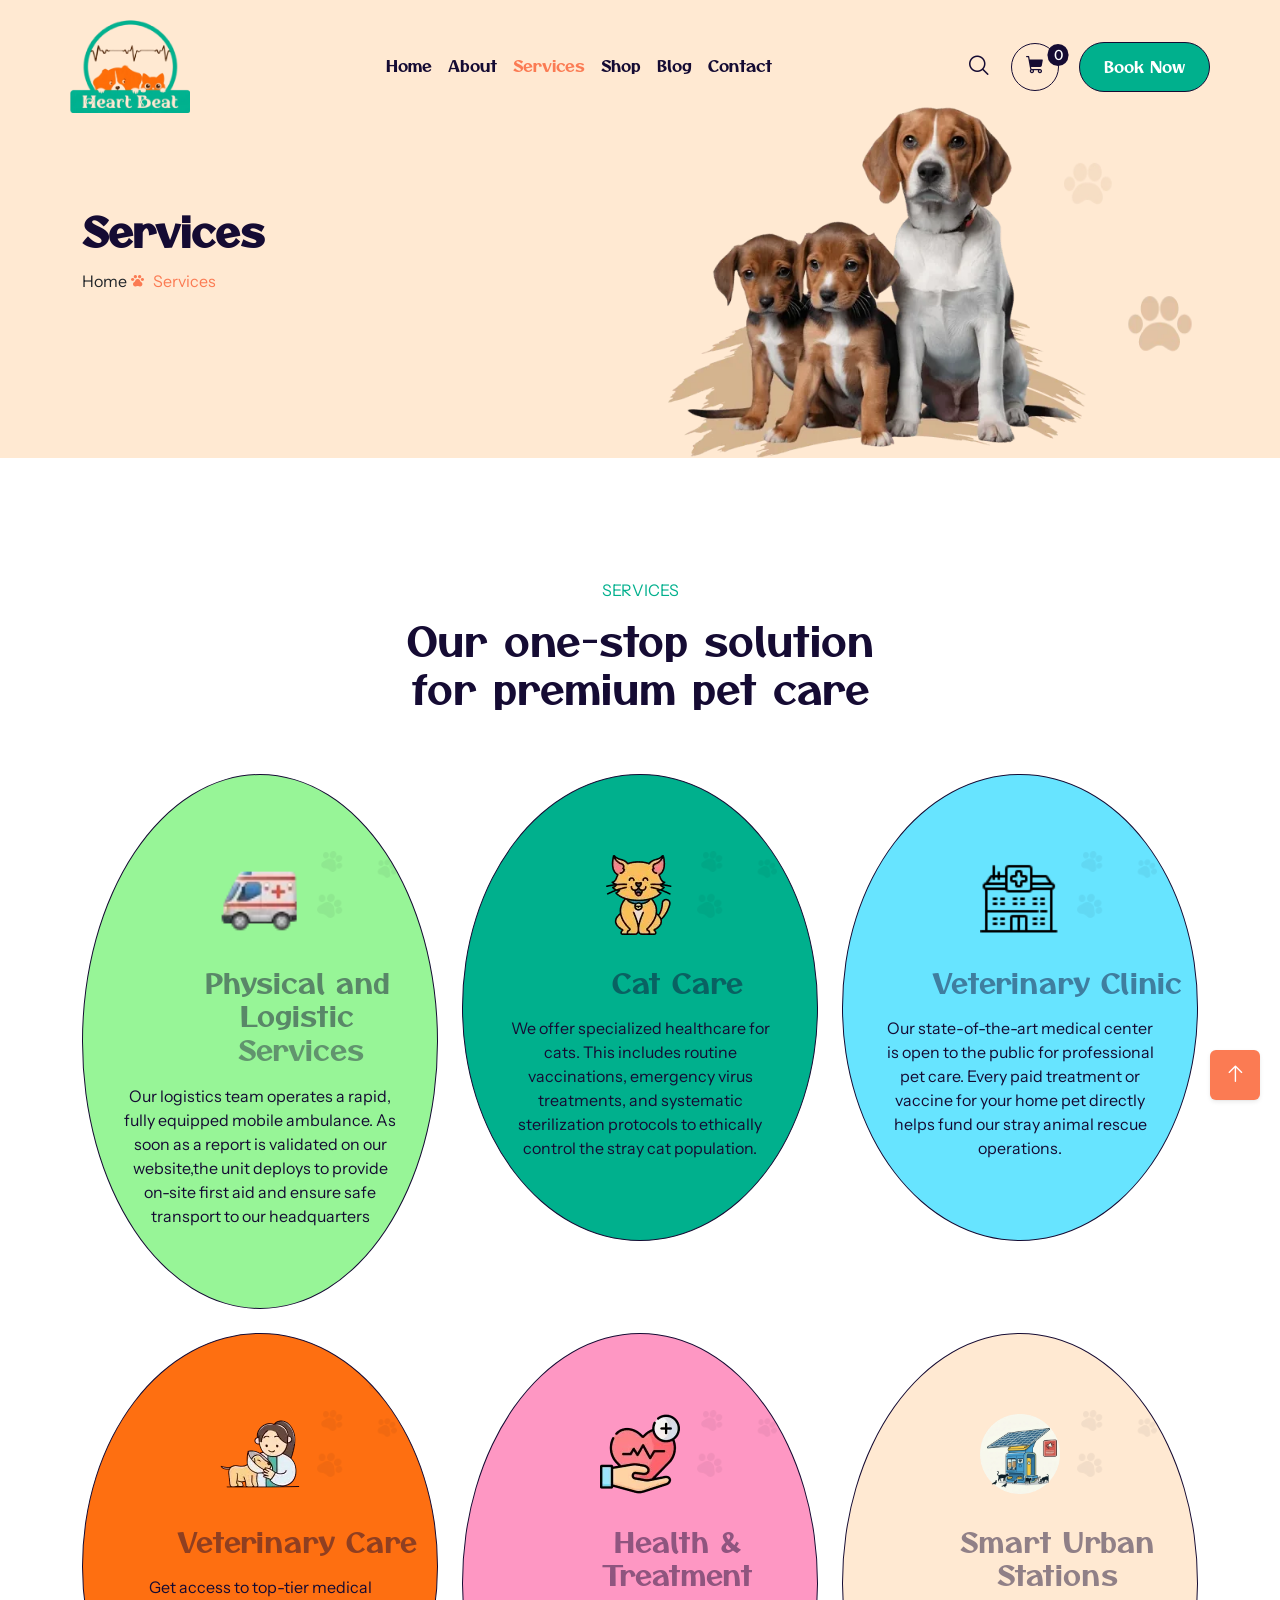
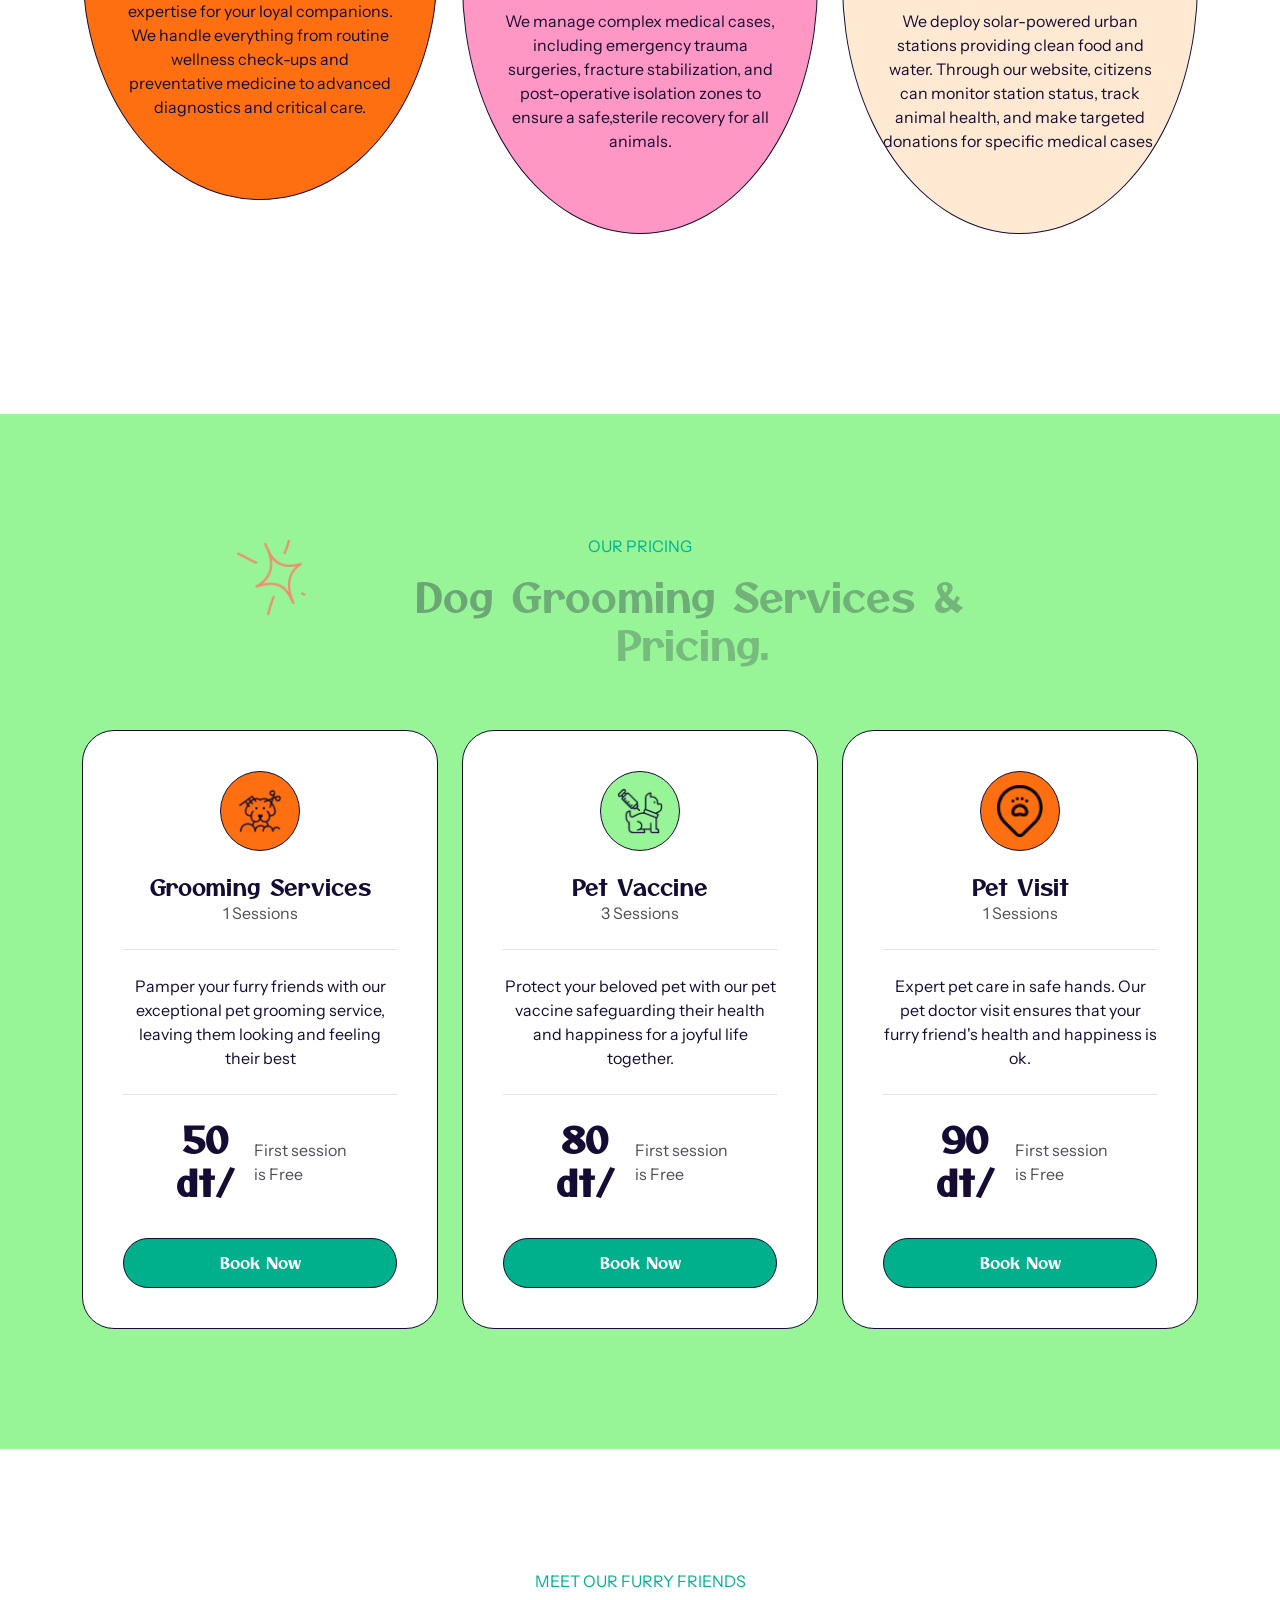
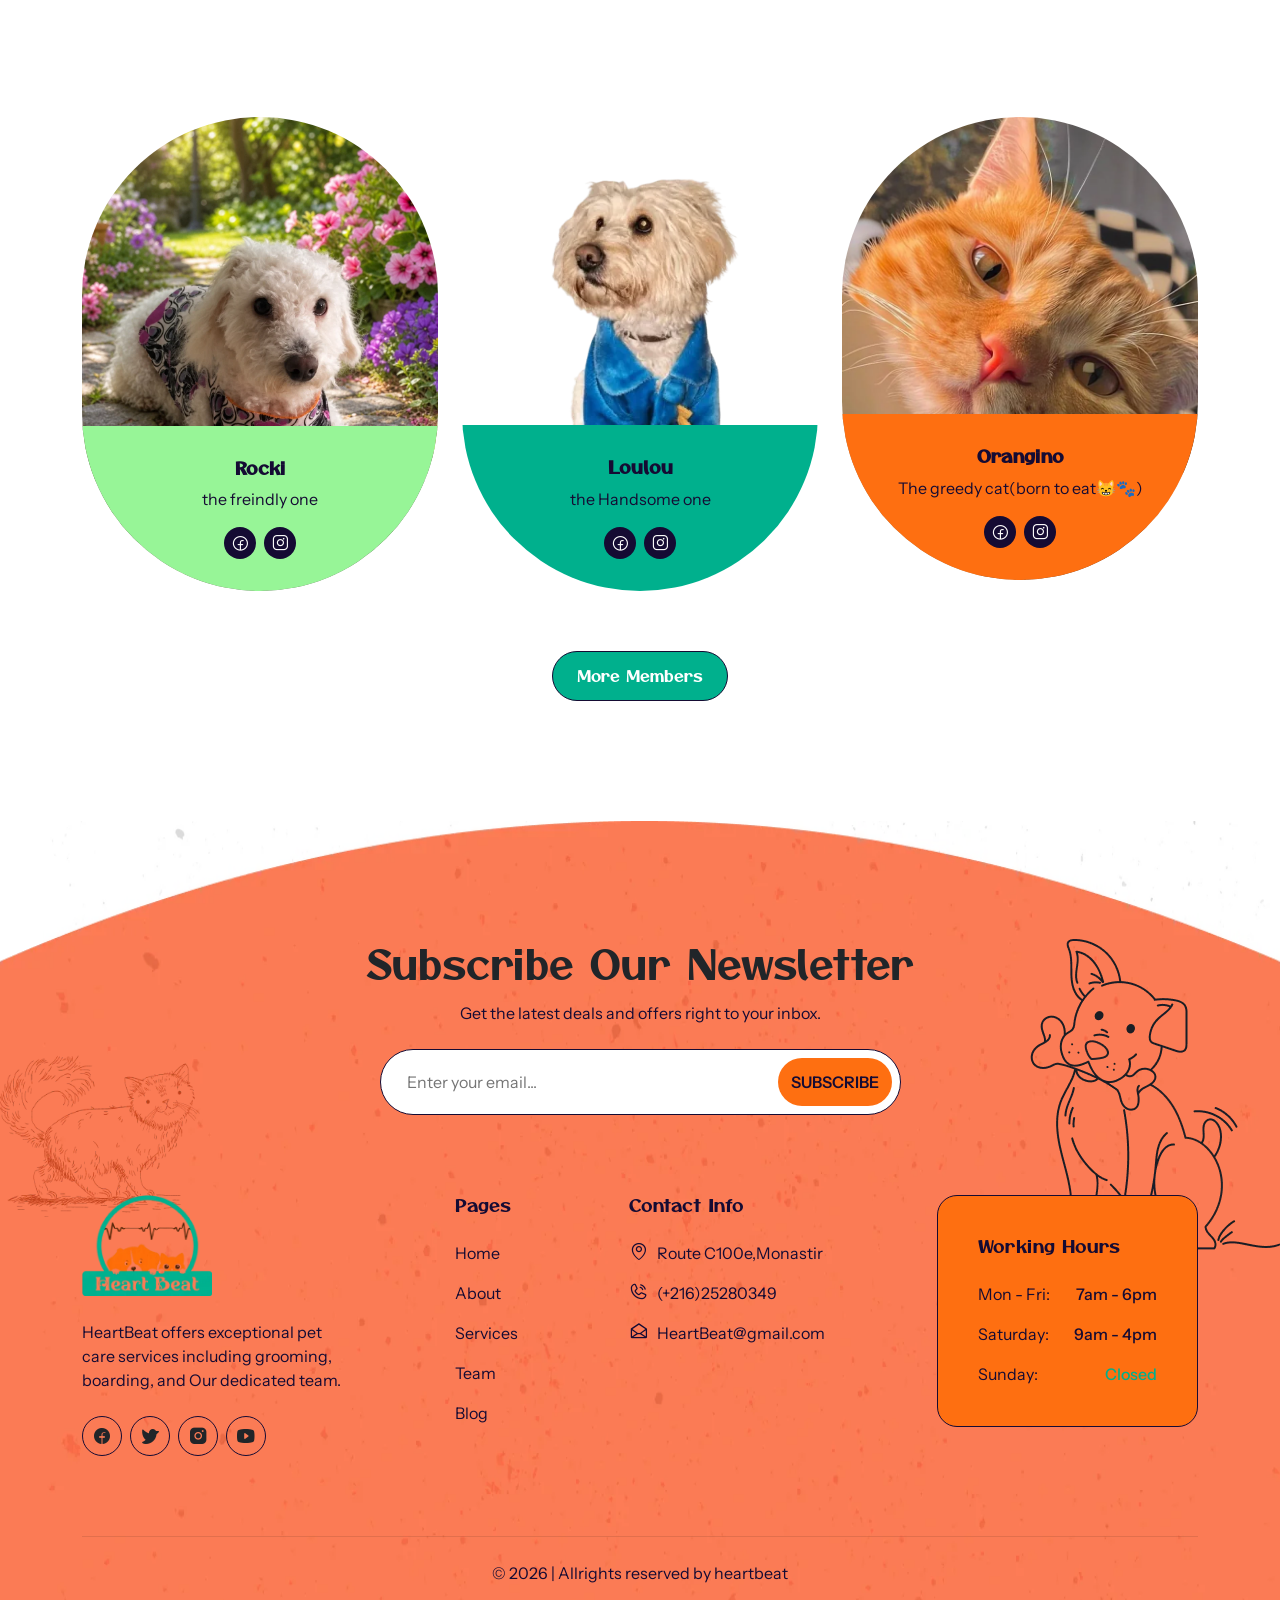
<file: services.html>
<!DOCTYPE html>
<html lang="en">
<!-- head -->

<!-- Mirrored from petpath-demo.vercel.app/main/services.html by HTTrack Website Copier/3.x [XR&CO'2014], Sat, 18 Apr 2026 23:04:36 GMT -->
<!-- Added by HTTrack --><meta http-equiv="content-type" content="text/html;charset=utf-8" /><!-- /Added by HTTrack -->
<head>
    <meta charset="utf-8">
    <meta name="viewport" content="width=device-width, initial-scale=1">
    <title>Our Pet Care Services | HeartBeat Veterinary Clinic &amp; Rescue</title>
    <meta name="description" content="Explore HeartBeat's pet care services: AI emergency rescue, veterinary clinic, cat care, pet logistics &amp; smart solar-powered feeding stations in Monastir, Tunisia.">
    <meta name="robots" content="index, follow">
    <link rel="canonical" href="https://heartthebeat.vercel.app/services.html">
    <meta property="og:type" content="website">
    <meta property="og:site_name" content="HeartBeat">
    <meta property="og:title" content="Our Pet Care Services | HeartBeat Veterinary Clinic &amp; Rescue">
    <meta property="og:description" content="Explore HeartBeat's pet care services: AI emergency rescue, veterinary clinic, cat care, pet logistics &amp; smart solar-powered feeding stations in Monastir, Tunisia.">
    <meta property="og:url" content="https://heartthebeat.vercel.app/services.html">
    <meta property="og:image" content="https://heartthebeat.vercel.app/assets/images/favicon.webp">
    <meta name="twitter:card" content="summary_large_image">
    <meta name="twitter:title" content="Our Pet Care Services | HeartBeat Veterinary Clinic &amp; Rescue">
    <meta name="twitter:description" content="Explore HeartBeat's pet care services: AI emergency rescue, veterinary clinic, cat care, pet logistics &amp; smart solar-powered feeding stations in Monastir, Tunisia.">
    <link rel="shortcut icon" href="assets/images/favicon.webp" type="image/x-icon">

<script defer src="assets/js/main.js"></script><link href="assets/css/style.css" rel="stylesheet"></head>

<body>
    <!-- preloader -->
    <!-- preloader  -->
<div class="preloader">
    <div class="loader">
        <div class="loader-square"></div>
        <div class="loader-square"></div>
        <div class="loader-square"></div>
        <div class="loader-square"></div>
        <div class="loader-square"></div>
        <div class="loader-square"></div>
        <div class="loader-square"></div>
    </div>
</div>
    <!-- back to top -->
    <button class="back-to-top position-fixed end-0 bottom-0 d-center me-5">
    <span class="text-h4">
        <i class="ph ph-arrow-up"></i>
    </span>
</button>
    <!-- header -->
    <!-- header section start -->
<header class="header-section position-fixed top-0 start-50 translate-middle-x" data-lenis-prevent>
    <div class="container px-0">
        <!-- navbar area -->
        <div class="d-flex align-items-center justify-content-between px-lg-0 px-4 py-lg-5 py-3">
            <div class="logo">
                <a href="index.html">
                    <img src="assets/images/logo.webp" alt="logo" class="d-none d-lg-block" width="120px">
                    <img src="assets/images/logo.webp" alt="logo" class="d-lg-none" width="80px">
                </a>
            </div>
            <nav class="navbar-area">
                <ul class="nav-menu-items d-lg-flex d-grid gap-3xl-8 gap-xxl-6 gap-4">
                    <li class="menu-link">
                        <a href="index.html" class="slide-vertical" data-splitting>Home</a>
                    </li>
                    <li class="menu-link">
                        <a href="about-us.html" class="slide-vertical" data-splitting>About</a>
                    </li>
                    <li class="menu-link">
                        <a href="services.html" class="slide-vertical" data-splitting>Services</a>
                    </li>
                    <li class="menu-link">
                        <a href="shop.html" class="slide-vertical" data-splitting>Shop</a>
                    </li>
                    <li class="menu-link">
                        <a href="blogs.html" class="slide-vertical" data-splitting>Blog</a>
                    </li>
                    <li class="menu-link">
                        <a href="contact-us.html" class="slide-vertical" data-splitting>Contact</a>
                    </li>
                </ul>
            </nav>
            <div class="nav-btns d-flex align-items-center gap-lg-5 gap-3">

                <!-- search icon -->
                <button class="search-btn text-2xl font-semibold text-n20">
                    <i class="ph ph-magnifying-glass"></i>
                </button>

                <button
                    class="cart-btn icon-48px position-relative border n20-border text-n20 hover-bg-primary hover-text-n0">
                    <span
                        class="badge radius-pill text-n0 text-sm fw-medium bg-n20 position-absolute top-50 start-100 translate-middle z-1 mt-n3">0</span>
                    <span class="text-xl font-semibold">
                        <i class="ph-fill ph-shopping-cart"></i>
                    </span>
                </button>

                <a href="contact-us.html" class="btn-primary text-nowrap">Book Now</a>

                <button class="menu-toggle-btn text-2xl">
                    <i class="ph ph-list"></i>
                </button>
            </div>
        </div>
    </div>
</header>
<!-- header section end -->
<!-- search form -->
<div
    class="search-form-wrapper position-fixed top-0 start-0 w-100 vh-100 d-flex align-items-center justify-content-center bg-n10">
    <button class="search-close-btn position-absolute top-0 end-0 text-2xl text-n0 mt-5 me-5"><i
            class="ph ph-x"></i></button>
    <div class="search-form">
        <form class="d-flex align-items-center gap-4 border n10-border p-2">
            <input type="text" placeholder="Search ..." class="w-100 p-2">
            <button type="submit" class="text-2xl text-n0">
                <i class="ph ph-magnifying-glass"></i>
            </button>
        </form>
    </div>
</div>

    <!-- main start -->
    <main>
        <!-- inner hero section start -->
        <section class="inner-hero-section pt-xxl-0 pt-xs-15 pt-20 pt-120 bg-primary2">
            <div class="container position-relative">
                <div class="row g-6 justify-content-between align-items-center">
                    <div class="col-sm-6">
                        <span class="mb-3 text-h1 text-n20">Services</span>
                        <ul class="breadcrumb d-inline-flex align-items-center justify-content-center gap-lg-2 gap-1">
                            <li class="breadcrumb-item"><a href="index.html">Home</a></li>
                            <li class="breadcrumb-item active"><a href="#">Services</a></li>
                        </ul>
                    </div>
                    <div class="col-xl-5 col-sm-6 me-auto d-none d-sm-block">
                        <div class="reveal-bottom inner-hero-banner">
                            <img class="w-100" src="assets/images/inner-hero-banner.webp" alt="inner hero banner">
                        </div>
                    </div>
                </div>
                <div class="pows position-absolute top-60 right-n10 translate-middle-y z-n1 d-none d-sm-block">
                    <img class="w-100" src="assets/images/pows.webp" alt="pow">
                </div>
            </div>
        </section>
        <!-- inner hero section end -->

        <!-- service section start -->
        <section class="service-section pt-120 pb-120">
            <div class="container">
                <div class="row justify-content-center mb-lg-15 mb-md-10 mb-8">
                    <div class="col-xl-6 col-lg-8 text-center">
                        <span class="d-block text-primary text-uppercase mb-lg-4 mb-3">Services</span>
                        <h1 class="text-animation-word text-center font-otomanopee text-n20 fw-normal">
                            Our one-stop solution for premium pet care
                        </h1>
                    </div>
                </div>
                <div class="row g-6 mb-lg-15 mb-md-10 mb-8 justify-content-center justify-content-md-start">
                    <div class="col-lg-4 col-md-6 col-xs-10">
                        <div
                            class="service-card position-relative text-center py-xl-20 py-lg-15 py-sm-12 py-18 px-xl-10 px-sm-8 px-10 border n20-border radius-circle bg-secondary3 overflow-hidden">
                            <div class="dog-paws position-absolute end-0 top-0 me-10 mt-10">
                                <img class="w-100" src="assets/images/dog-paws.webp" alt="">
                            </div>
                            <div class="icon-80px mx-auto radius-0 mb-lg-8 mb-6">
                                <img class="w-100" src="assets/images/icons8-ambulance-48.webp" alt="dog icon">
                            </div>
                            <a href="#"
                                class="text-animation-line text-h3 text-n20 font-otomanopee fw-normal mb-4 hover-underline">Physical and Logistic Services
                                </a>
                            <p class="text-n20">
                            Our logistics team operates a rapid, fully equipped mobile ambulance. As soon as a report is validated
                            on our website,the unit deploys to provide on-site first aid and ensure safe transport to our headquarters  
                            </p>
                        </div>
                    </div>
                    <div class="col-lg-4 col-md-6 col-xs-10">
                        <div
                            class="service-card position-relative text-center py-xl-20 py-lg-15 py-sm-12 py-18 px-xl-10 px-sm-8 px-10 border n20-border radius-circle bg-primary overflow-hidden">
                            <div class="dog-paws position-absolute end-0 top-0 me-10 mt-10">
                                <img class="w-100" src="assets/images/dog-paws.webp" alt="">
                            </div>
                            <div class="icon-80px mx-auto radius-0 mb-lg-8 mb-6">
                                <img class="w-100" src="assets/images/service-icon-2.webp" alt="dog icon">
                            </div>
                            <a href="#"
                                class="text-animation-line text-h3 text-n20 font-otomanopee fw-normal mb-4 hover-underline">Cat
                                Care</a>
                            <p class="text-n20">
                            We offer specialized healthcare for cats. This includes routine vaccinations,
                            emergency virus treatments, and systematic sterilization protocols to ethically control the stray cat population.
                            </p>
                        </div>
                    </div>
                    <div class="col-lg-4 col-md-6 col-xs-10">
                        <div
                            class="service-card position-relative text-center py-xl-20 py-lg-15 py-sm-12 py-18 px-xl-10 px-sm-8 px-10 border n20-border radius-circle bg-secondary2 overflow-hidden">
                            <div class="dog-paws position-absolute end-0 top-0 me-10 mt-10">
                                <img class="w-100" src="assets/images/dog-paws.webp" alt="">
                            </div>
                            <div class="icon-80px mx-auto radius-0 mb-lg-8 mb-6">
                                <img class="w-100" src="assets/images/icons8-hospital-64.webp" alt="dog icon">
                            </div>
                            <a href="#"
                                class="text-animation-line text-h3 text-n20 font-otomanopee fw-normal mb-4 hover-underline">Veterinary Clinic</a>
                            <p class="text-n20">
                            Our state-of-the-art medical center is open to the public for professional pet care. Every paid treatment or vaccine
                            for your home pet directly helps fund our stray animal rescue operations.
                            </p>
                        </div>
                    </div>
                    <div class="col-lg-4 col-md-6 col-xs-10">
                        <div
                            class="service-card position-relative text-center py-xl-20 py-lg-15 py-sm-12 py-18 px-xl-10 px-sm-8 px-10 border n20-border radius-circle bg-secondary overflow-hidden">
                            <div class="dog-paws position-absolute end-0 top-0 me-10 mt-10">
                                <img class="w-100" src="assets/images/dog-paws.webp" alt="">
                            </div>
                            <div class="icon-80px mx-auto radius-0 mb-lg-8 mb-6">
                                <img class="w-100" src="assets/images/service-icon-4.webp" alt="dog icon">
                            </div>
                            <a href="#"
                                class="text-animation-line text-h3 text-n20 font-otomanopee fw-normal mb-4 hover-underline">Veterinary
                                Care</a>
                            <p class="text-n20">
                             Get access to top-tier medical expertise for your loyal companions. We handle everything from
                             routine wellness check-ups and preventative medicine to advanced diagnostics and critical care.
                            </p>
                        </div>
                    </div>
                    <div class="col-lg-4 col-md-6 col-xs-10">
                        <div
                            class="service-card position-relative text-center py-xl-20 py-lg-15 py-sm-12 py-18 px-xl-10 px-sm-8 px-10 border n20-border radius-circle bg-secondary4 overflow-hidden">
                            <div class="dog-paws position-absolute end-0 top-0 me-10 mt-10">
                                <img class="w-100" src="assets/images/dog-paws.webp" alt="">
                            </div>
                            <div class="icon-80px mx-auto radius-0 mb-lg-8 mb-6">
                                <img class="w-100" src="assets/images/service-icon-5.webp" alt="dog icon">
                            </div>
                            <a href="#"
                                class="text-animation-line text-h3 text-n20 font-otomanopee fw-normal mb-4 hover-underline">Health
                                & Treatment</a>
                            <p class="text-n20">
                            We manage complex medical cases, including emergency trauma surgeries,
                            fracture stabilization, and post-operative isolation zones to ensure a safe,sterile recovery for all animals.
                             
                                
                            </p>
                        </div>
                    </div>
                    <div class="col-lg-4 col-md-6 col-xs-10">
                        <div
                            class="service-card position-relative text-center py-xl-20 py-lg-15 py-sm-12 py-18 px-xl-10 px-sm-8 px-10 border n20-border radius-circle bg-primary2 overflow-hidden">
                            <div class="dog-paws position-absolute end-0 top-0 me-10 mt-10">
                                <img class="w-100" src="assets/images/dog-paws.webp" alt="">
                            </div>
                            <div class="icon-80px mx-auto radius-0 mb-lg-8 mb-6">
                                <img class="w-100" src="assets/images/smart station.webp" alt="dog icon">
                            </div>
                            <a href="#"
                                class="text-animation-line text-h3 text-n20 font-otomanopee fw-normal mb-4 hover-underline">Smart Urban Stations</a>
                            <p class="text-n20">
                            We deploy solar-powered urban stations providing clean food and water. Through our website, citizens can monitor
                            station status, track animal health, and make targeted donations for specific medical cases.
                            </p>
                        </div>
                    </div>
                </div>
            </div>
        </section>
        <!-- services section end -->

        <!-- pricing section  -->
        <!-- pricing section start  -->
<section class="pricing-section pt-120 pb-120 bg-secondary3">
    <div class="container">
        <div class="row justify-content-center mb-lg-15 mb-md-10 mb-8 position-relative">
            <div class="col-xl-6 col-lg-8 text-center px-lg-0 position-relative">
                <div class="icon-80px position-absolute top-0 end-100 translate-middle-x">
                    <img class="w-100" src="assets/images/bright-star.webp" alt="bright start">
                </div>
                <span class="d-block text-primary text-uppercase mb-lg-4 mb-3">OUR PRICING</span>
                <h2 class="text-animation-word text-h1 text-center font-otomanopee text-n20 fw-normal">
                    Dog Grooming Services & Pricing.
                </h2>
            </div>
        </div>
        <div class="row g-6 justify-content-center justify-content-md-start">
            <div class="col-lg-4 col-md-6 col-xs-10">
                <div class="price-card p-xl-10 p-md-8 p-6 bg-white border n20-border text-center radius-32">
                    <div class="icon-80px p-lg-4 p-2 mx-auto mb-lg-6 mb-4 border n20-border bg-secondary">
                        <img class="w-100" src="assets/images/pricing-icon-1.webp" alt="icon">
                    </div>
                    <h4 class="text-n20 font-otomanopee fw-normal">Grooming Services</h4>
                    <span class="text-n10">1 Sessions</span>
                    <span class="d-block border-bottom n100-border1 my-lg-6 my-4"></span>
                    <p class="text-center text-n20">
                        Pamper your furry friends with our exceptional pet grooming service, leaving them
                        looking and feeling their best
                    </p>
                    <span class="d-block border-bottom n100-border1 my-lg-6 my-4"></span>
                    <div
                        class="d-flex align-items-center justify-content-center gap-2 mb-lg-8 mb-md-6 mb-4 px-3xl-16 px-xl-10 px-lg-4">
                        <span class="text-n20 text-h2 font-otomanopee fw-bold">50 dt/</span>
                        <span class="text-n10 text-start">
                            First session is Free
                        </span>
                    </div>
                    <a href="contact-us.html" class="btn-primary w-100">Book Now</a>
                </div>
            </div>
            <div class="col-lg-4 col-md-6 col-xs-10">
                <div class="price-card p-xl-10 p-md-8 p-6 bg-white border n20-border text-center radius-32">
                    <div class="icon-80px p-lg-4 p-2 mx-auto mb-lg-6 mb-4 border n20-border bg-secondary3">
                        <img class="w-100" src="assets/images/pricing-icon-2.webp" alt="icon">
                    </div>
                    <h4 class="text-n20 font-otomanopee fw-normal">Pet Vaccine</h4>
                    <span class="text-n10">3 Sessions</span>
                    <span class="d-block border-bottom n100-border1 my-lg-6 my-4"></span>
                    <p class="text-center text-n20">
                        Protect your beloved pet with our pet vaccine safeguarding their health and happiness
                        for a joyful life together.
                    </p>
                    <span class="d-block border-bottom n100-border1 my-lg-6 my-4"></span>
                    <div
                        class="d-flex align-items-center justify-content-center gap-2 mb-lg-8 mb-md-6 mb-4 px-3xl-16 px-xl-10 px-lg-4">
                        <span class="text-n20 text-h2 font-otomanopee fw-bold">80 dt/</span>
                        <span class="text-n10 text-start">
                            First session is Free
                        </span>
                    </div>
                    <a href="contact-us.html" class="btn-primary w-100">Book Now</a>
                </div>
            </div>
            <div class="col-lg-4 col-md-6 col-xs-10">
                <div class="price-card p-xl-10 p-md-8 p-6 bg-white border n20-border text-center radius-32">
                    <div class="icon-80px p-lg-4 p-2 mx-auto mb-lg-6 mb-4 border n20-border bg-secondary">
                        <img class="w-100" src="assets/images/pricing-icon-3.webp" alt="icon">
                    </div>
                    <h4 class="text-n20 font-otomanopee fw-normal">Pet Visit</h4>
                    <span class="text-n10">1 Sessions</span>
                    <span class="d-block border-bottom n100-border1 my-lg-6 my-4"></span>
                    <p class="text-center text-n20">
                        Expert pet care in safe hands. Our pet doctor visit ensures that your furry friend's
                        health and happiness is ok.
                    </p>
                    <span class="d-block border-bottom n100-border1 my-lg-6 my-4"></span>
                    <div
                        class="d-flex align-items-center justify-content-center gap-2 mb-lg-8 mb-md-6 mb-4 px-3xl-16 px-xl-10 px-lg-4">
                        <span class="text-n20 text-h2 font-otomanopee fw-bold">90 dt/</span>
                        <span class="text-n10 text-start">
                            First session is Free
                        </span>
                    </div>
                    <a href="contact-us.html" class="btn-primary w-100">Book Now</a>
                </div>
            </div>
        </div>
    </div>
</section>
<!-- pricing section end  -->

        <!-- team section -->
        <!-- team section start  -->
<section class="team-section pt-120 pb-120">
    <div class="container">
        <div class="row justify-content-center mb-lg-15 mb-md-10 mb-8 position-relative">
            <div class="col-lg-6 text-center px-lg-0">
                <span class="d-block text-primary text-uppercase mb-lg-4 mb-3">Meet Our Furry Friends</span>
                <h2 class="text-animation-word text-h1 text-center font-otomanopee text-n20 fw-normal">
                Unconditional love
                </h2>
            </div>
        </div>
        <div class="row g-6 mb-lg-15 mb-md-10 mb-8 justify-content-center justify-content-md-start">
            <div class="col-lg-4 col-md-6 col-xs-10">
                <div class="team-card radius-pill position-relative overflow-hidden">
                    <a href="team-details.html" class="team-member-img shake-animation d-block">
                        <div class="shake-thumb">
                            <img src="assets/images/rocki.webp" alt="team member" class="w-100" />
                        </div>
                        <div class="shake-thumb">
                            <img src="assets/images/haircut_garden.webp" alt="team member" class="w-100" />
                        </div>
                    </a>
                    <div
                        class="team-member-info w-100 d-center py-lg-8 py-6 position-absolute bottom-0 start-0 bg-secondary3 z-1">
                        <div class="text-center">
                            <div class="d-grid gap-2 mb-lg-4 mb-2">
                                <a href="team-details.html" class="text-n20 text-h5 hover-text-n0">Rocki
                                    </a>
                                <span class="text-n20 fw-normal">the freindly one</span>
                            </div>
                            <ul class="d-flex align-items-center justify-content-center gap-2">
                                <li><a href="#" class="icon-32px bg-n20 text-n0 text-lg box-style box-primary"><i
                                            class="ph ph-facebook-logo"></i></a></li>
                                <li><a href="#" class="icon-32px bg-n20 text-n0 text-lg box-style box-primary"><i
                                            class="ph ph-instagram-logo"></i></a></li>
                            </ul>
                        </div>
                    </div>
                </div>
            </div>
            <div class="col-lg-4 col-md-6 col-xs-10">
                <div class="team-card radius-pill position-relative overflow-hidden">

                    <a href="team-details.html" class="team-member-img shake-animation d-block">
                        <div class="shake-thumb">
                            <img src="assets/images/bogossii.webp" alt="team member" class="w-100" />
                        </div>
                        <div class="shake-thumb">
                            <img src="assets/images/loulo_simple_calm-removebg-preview.webp" alt="team member" class="w-100" />
                        </div>
                    </a>
                    <div
                        class="team-member-info w-100 d-center py-lg-8 py-6 position-absolute bottom-0 start-0 bg-primary z-1">
                        <div class="text-center">
                            <div class="d-grid gap-2 mb-lg-4 mb-2">
                                <a href="team-details.html" class="text-n20 text-h5 hover-text-n0">Loulou</a>
                                <span class="text-n20 fw-normal"> the Handsome one</span>
                            </div>
                            <ul class="d-flex align-items-center justify-content-center gap-2">
                                <li><a href="#" class="icon-32px bg-n20 text-n0 text-lg box-style box-primary"><i
                                            class="ph ph-facebook-logo"></i></a></li>
                                <li><a href="#" class="icon-32px bg-n20 text-n0 text-lg box-style box-primary"><i
                                            class="ph ph-instagram-logo"></i></a></li>
                            </ul>
                        </div>
                    </div>
                </div>
            </div>
            <div class="col-lg-4 col-md-6 col-xs-10">
                <div class="team-card radius-pill position-relative overflow-hidden">
                    <a href="team-details.html" class="team-member-img shake-animation d-block">
                        <div class="shake-thumb">
                            <img src="assets/images/Purr-fect Selfie Alert_ When Your Cat Nails the Selfie Game!.webp" alt="team member" class="w-100" />
                        </div>
                        <div class="shake-thumb">
                            <img src="assets/images/🥹.webp" alt="team member" class="w-100" />
                        </div>
                    </a>
                    <div
                        class="team-member-info w-100 d-center py-lg-8 py-6 position-absolute bottom-0 start-0 bg-secondary z-1">
                        <div class="text-center">
                            <div class="d-grid gap-2 mb-lg-4 mb-2">
                                <a href="team-details.html" class="text-n20 text-h5 hover-text-n0">Orangino</a>
                                <span class="text-n20 fw-normal">The greedy cat(born to eat😸🐾)</span>
                            </div>
                            <ul class="d-flex align-items-center justify-content-center gap-2">
                                <li><a href="#" class="icon-32px bg-n20 text-n0 text-lg box-style box-primary"><i
                                            class="ph ph-facebook-logo"></i></a></li>
                                <li><a href="#" class="icon-32px bg-n20 text-n0 text-lg box-style box-primary"><i
                                            class="ph ph-instagram-logo"></i></a></li>
                            </ul>
                        </div>
                    </div>
                </div>
            </div>
        </div>
        <div class="text-center">
            <a href="team.html" class="btn-primary text-xl">
                More Members
            </a>
        </div>
    </div>
</section>
<!-- team section end  -->

    </main>
    <!-- main end -->

    <!-- footer -->
    <!-- footer section start -->
<footer class="footer-section pt-120">
    <div class="bg-banner position-absolute bottom-0 start-0 w-100 h-100 z-n1 d-none d-sm-block">
        <img class="w-100 h-100" src="assets/images/footer-bg.webp" alt="bg banner">
    </div>
    <div class="position-absolute top-40 left-0 translate-middle-y z-n1 d-none d-lg-block">
        <img class="max-w-200px w-100" src="assets/images/cat-vector-2.webp" alt="footer vector">
    </div>
    <div class="position-absolute top-15 right-0 z-n1 d-none d-lg-block">
        <img class="max-w-300px w-100" src="assets/images/dog-vector.webp" alt="footer vector">
    </div>
    <div class="container">
        <div class="row justify-content-center mb-lg-20 mb-md-15 mb-10 pt-10 pt-md-0">
            <div class="col-xl-7 col-lg-9 text-center">
                <div class=" mb-lg-6 mb-4">
                    <span class="text-h1 fw-normal mb-lg-3 mb-2">Subscribe Our Newsletter</span>
                    <span class="text-n20">Get the latest deals and offers right to your inbox.</span>
                </div>
                <form action="#" class="px-xl-15 px-lg-10 px-md-8 px-md-6">
                    <div
                        class="d-flex align-items-center justify-content-center gap-3 border n20-border bg-n0 radius-pill p-lg-2 p-1 ps-lg-6 ps-4">
                        <input type="email" placeholder="Enter your email..."
                            class="w-100 bg-transparent border-0 outline-0">
                        <button type="submit"
                            class="btn-secondary border-0 text-n20 fw-semibold text-uppercase font-instrument">Subscribe</button>
                    </div>
                </form>
            </div>
        </div>

        <div class="row justify-content-between g-6 pb-lg-20 pb-md-15 pb-10">
            <div class="col-xl-3 col-lg-4 col-md-6">
                <div class="footer-logo mb-lg-6 mb-4">
                    <a href="index.html">
                        <img class="w-100" src="assets/images/logo.webp" alt="footer logo">
                    </a>
                </div>
                <p class="text-n20 fw-normal mb-lg-6 mb-4">
                    HeartBeat offers exceptional pet care services including grooming, boarding, and Our dedicated
                    team.
                </p>
                <ul class="d-flex align-items-center gap-lg-2 gap-1">
                    <li>
                        <a href="#" class="icon-40px border n20-border text-xl box-style box-secondary">
                            <i class="ph-fill ph-facebook-logo"></i>
                        </a>
                    </li>
                    <li>
                        <a href="#" class="icon-40px border n20-border text-xl box-style box-secondary">
                            <i class="ph-fill ph-twitter-logo"></i>
                        </a>
                    </li>
                    <li>
                        <a href="#" class="icon-40px border n20-border text-xl box-style box-secondary">
                            <i class="ph-fill ph-instagram-logo"></i>
                        </a>
                    </li>
                    <li>
                        <a href="#" class="icon-40px border n20-border text-xl box-style box-secondary">
                            <i class="ph-fill ph-youtube-logo"></i>
                        </a>
                    </li>
                </ul>
            </div>
            <div class="col-auto">
                <div class="footer-menu">
                    <h5 class="text-n20 fw-normal mb-lg-6 mb-4">Pages</h5>
                    <ul class="d-grid gap-lg-4 gap-2">
                        <li>
                            <a href="index.html"
                                class="text-n20 fw-normal hover-text-secondary hover-underline">Home</a>
                        </li>
                        <li>
                            <a href="about-us.html"
                                class="text-n20 fw-normal hover-text-secondary hover-underline">About </a>
                        </li>
                        <li>
                            <a href="services.html"
                                class="text-n20 fw-normal hover-text-secondary hover-underline">Services</a>
                        </li>
                        <li>
                            <a href="team.html" class="text-n20 fw-normal hover-text-secondary hover-underline">Team</a>
                        </li>
                        <li>
                            <a href="blogs.html"
                                class="text-n20 fw-normal hover-text-secondary hover-underline">Blog</a>
                        </li>
                    </ul>
                </div>
            </div>
            <div class="col-auto">
                <div class="footer-menu">
                    <h5 class="text-n20 fw-normal mb-lg-6 mb-4">Contact Info</h5>
                    <ul class="d-grid gap-lg-4 gap-2">
                        <li>
                            <a href="#"
                                class="d-flex align-items-center gap-2 text-n20 fw-normal hover-text-secondary hover-underline">
                                <span class="text-xl"><i class="ph ph-map-pin"></i></span>
                                Route C100e,Monastir
                            </a>
                        </li>
                        <li>
                            <a href="#"
                                class="d-flex align-items-center gap-2 text-n20 fw-normal hover-text-secondary hover-underline">
                                <span class="text-xl"><i class="ph ph-phone-call"></i></span>
                                (+216)25280349
                            </a>
                        </li>
                        <li>
                            <a href="#"
                                class="d-flex align-items-center gap-2 text-n20 fw-normal hover-text-secondary hover-underline">
                                <span class="text-xl"><i class="ph ph-envelope-open"></i></span>
                                HeartBeat@gmail.com
                            </a>
                        </li>
                    </ul>
                </div>
            </div>
            <div class="col-xl-3 col-lg-4 col-md-6">
                <div class="working-time-card p-xl-10 p-lg-8 p-md-6 p-4 radius-20 bg-secondary border n20-border">
                    <h5 class="text-n20 fw-normal mb-lg-6 mb-4">Working Hours</h5>
                    <ul class="d-grid gap-lg-4 gap-2">
                        <li class="d-flex align-items-center justify-content-between gap-2">
                            <span class="text-n20 fw-normal">Mon - Fri:</span>
                            <span class="text-n20 fw-medium">7am - 6pm</span>
                        </li>
                        <li class="d-flex align-items-center justify-content-between gap-2">
                            <span class="text-n20 fw-normal">Saturday:</span>
                            <span class="text-n20 fw-medium">9am - 4pm</span>
                        </li>
                        <li class="d-flex align-items-center justify-content-between gap-2">
                            <span class="text-n20 fw-normal">Sunday:</span>
                            <span class="text-n20 fw-medium text-primary">Closed</span>
                        </li>
                    </ul>
                </div>
            </div>
        </div>
        <span class="d-block border-bottom n100-border1"></span>
        <div class="py-lg-6 py-4 text-center">
            <span class="text-n20 fw-normal"> © 2026 | Allrights reserved by heartbeat</span>
        </div>
    </div>
</footer>
<!-- footer section end -->

</body>


<!-- Mirrored from petpath-demo.vercel.app/main/services.html by HTTrack Website Copier/3.x [XR&CO'2014], Sat, 18 Apr 2026 23:04:39 GMT -->
</html>
</file>
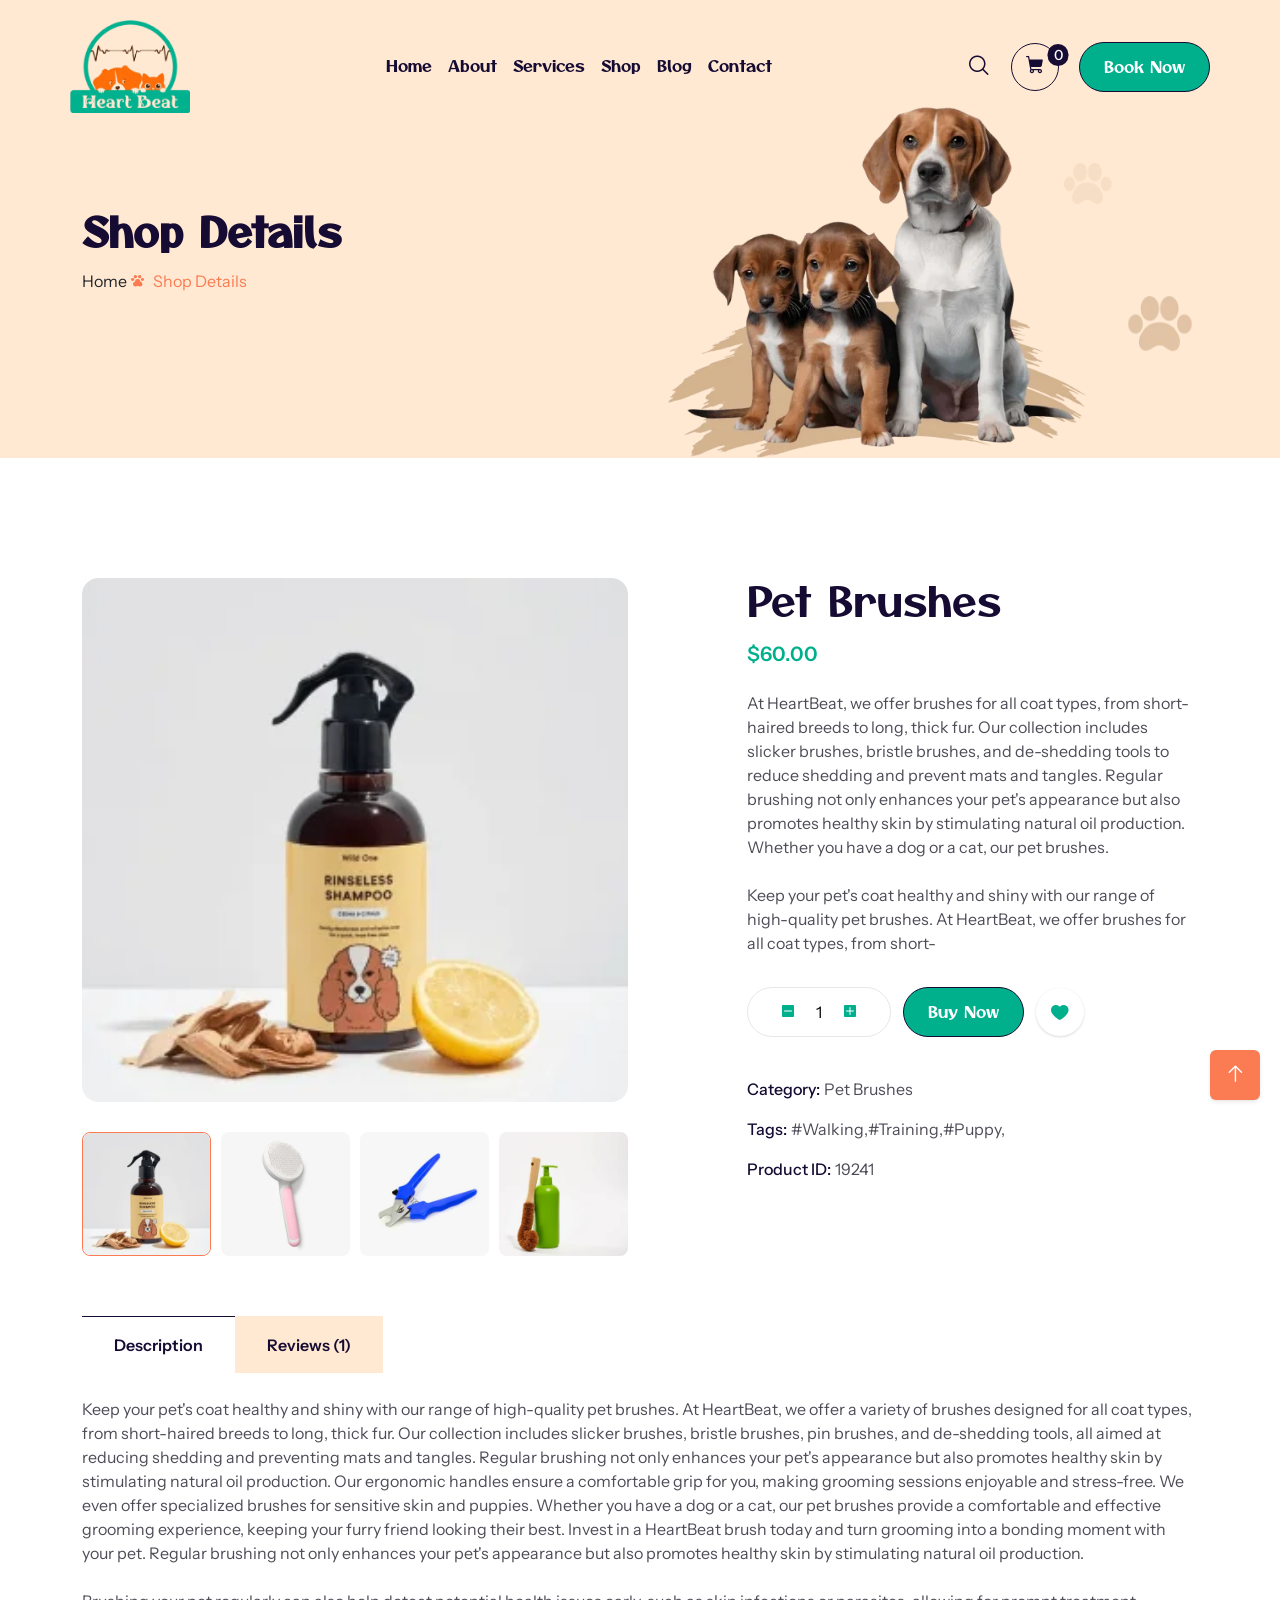
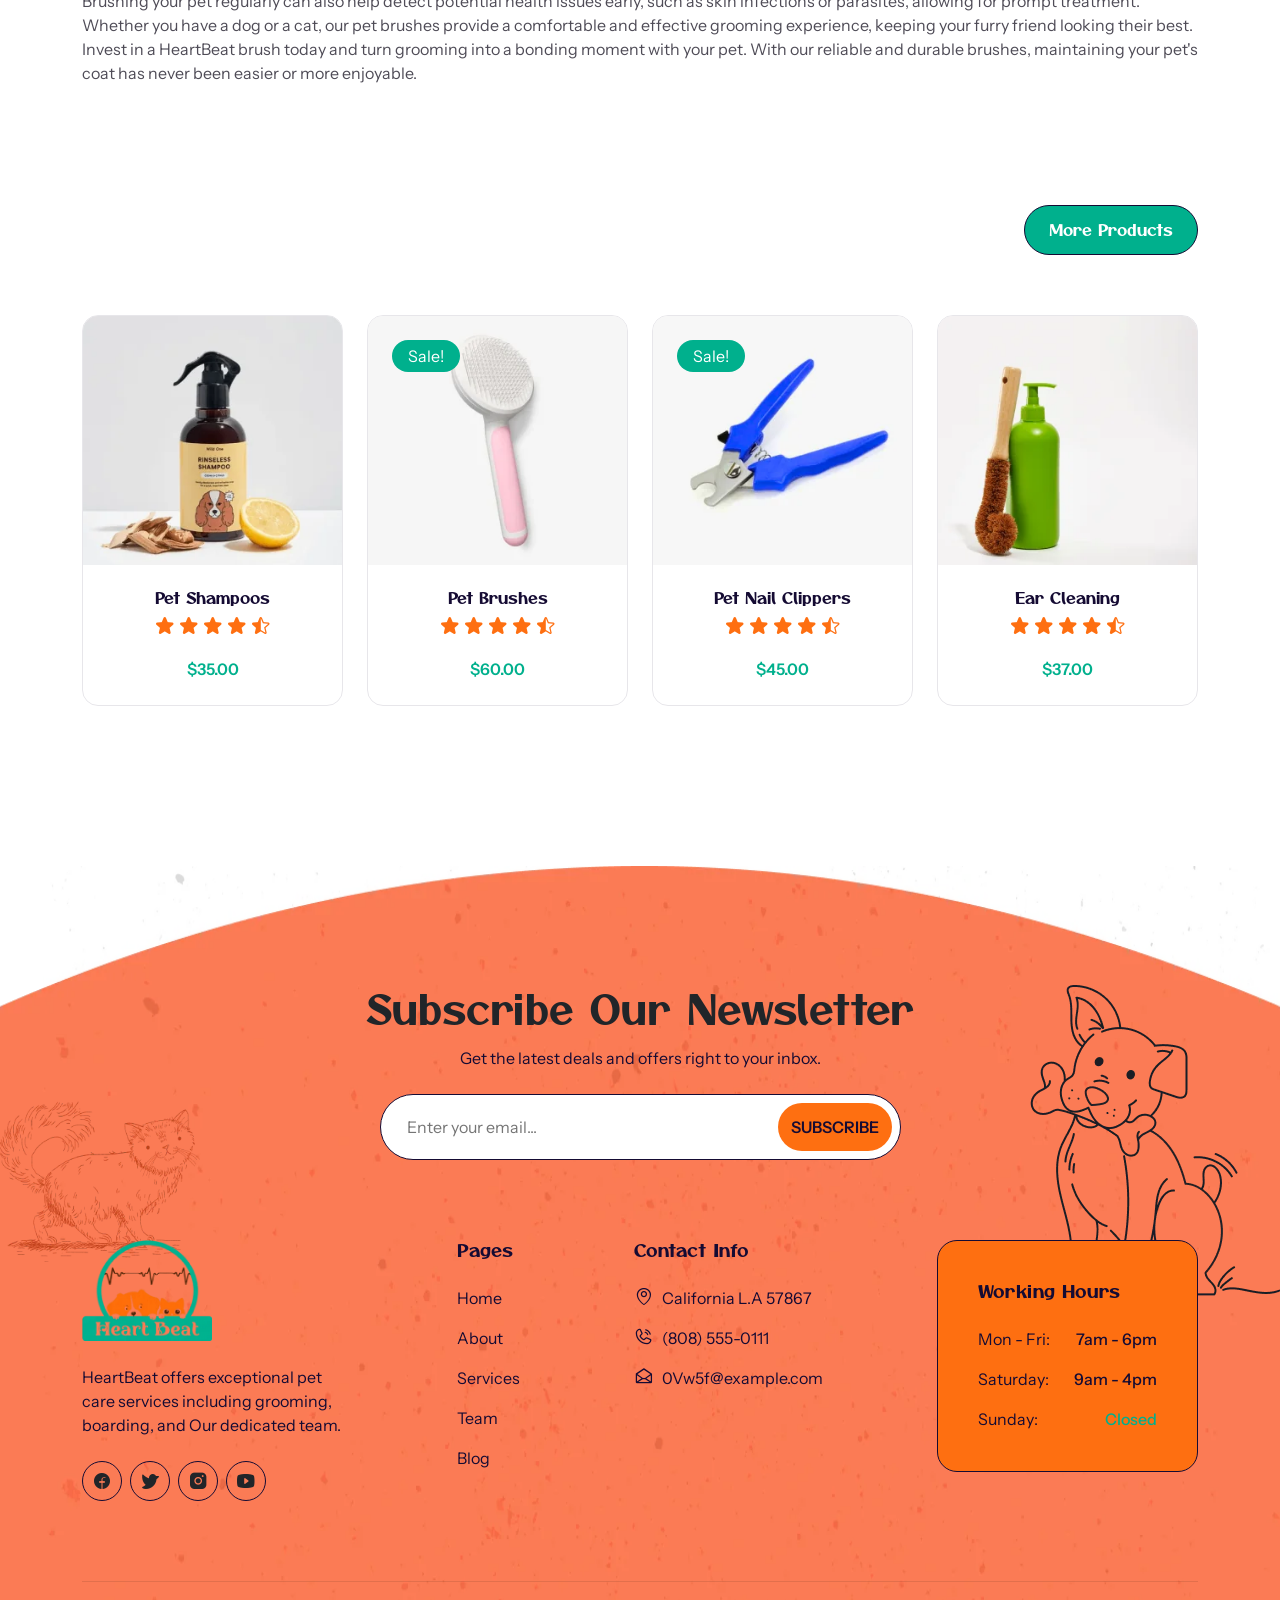
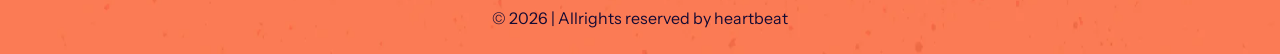
<file: shop-details.html>
<!DOCTYPE html>
<html lang="en">
<!-- head -->

<!-- Mirrored from petpath-demo.vercel.app/main/shop-details.html by HTTrack Website Copier/3.x [XR&CO'2014], Sat, 18 Apr 2026 23:05:11 GMT -->
<!-- Added by HTTrack --><meta http-equiv="content-type" content="text/html;charset=utf-8" /><!-- /Added by HTTrack -->
<head>
    <meta charset="utf-8">
    <meta name="viewport" content="width=device-width, initial-scale=1">
    <title>Product Details | HeartBeat Pet Shop Monastir</title>
    <meta name="description" content="View product details, pricing &amp; availability at HeartBeat pet shop. Quality pet supplies &amp; accessories in Monastir, Tunisia.">
    <meta name="robots" content="index, follow">
    <link rel="canonical" href="https://heartthebeat.vercel.app/shop-details.html">
    <meta property="og:type" content="website">
    <meta property="og:site_name" content="HeartBeat">
    <meta property="og:title" content="Product Details | HeartBeat Pet Shop Monastir">
    <meta property="og:description" content="View product details, pricing &amp; availability at HeartBeat pet shop. Quality pet supplies &amp; accessories in Monastir, Tunisia.">
    <meta property="og:url" content="https://heartthebeat.vercel.app/shop-details.html">
    <meta property="og:image" content="https://heartthebeat.vercel.app/assets/images/favicon.webp">
    <meta name="twitter:card" content="summary_large_image">
    <meta name="twitter:title" content="Product Details | HeartBeat Pet Shop Monastir">
    <meta name="twitter:description" content="View product details, pricing &amp; availability at HeartBeat pet shop. Quality pet supplies &amp; accessories in Monastir, Tunisia.">
    <link rel="shortcut icon" href="assets/images/favicon.webp" type="image/x-icon">

<script defer src="assets/js/main.js"></script><link href="assets/css/style.css" rel="stylesheet"></head>

<body>
    <!-- preloader -->
    <!-- preloader  -->
<div class="preloader">
    <div class="loader">
        <div class="loader-square"></div>
        <div class="loader-square"></div>
        <div class="loader-square"></div>
        <div class="loader-square"></div>
        <div class="loader-square"></div>
        <div class="loader-square"></div>
        <div class="loader-square"></div>
    </div>
</div>
    <!-- back to top -->
    <button class="back-to-top position-fixed end-0 bottom-0 d-center me-5">
    <span class="text-h4">
        <i class="ph ph-arrow-up"></i>
    </span>
</button>
    <!-- header -->
    <!-- header section start -->
<header class="header-section position-fixed top-0 start-50 translate-middle-x" data-lenis-prevent>
    <div class="container px-0">
        <!-- navbar area -->
        <div class="d-flex align-items-center justify-content-between px-lg-0 px-4 py-lg-5 py-3">
            <div class="logo">
                <a href="index.html">
                    <img src="assets/images/logo.webp" alt="logo" class="d-none d-lg-block" width="120px">
                    <img src="assets/images/logo.webp" alt="logo" class="d-lg-none" width="80px">
                </a>
            </div>
            <nav class="navbar-area">
                <ul class="nav-menu-items d-lg-flex d-grid gap-3xl-8 gap-xxl-6 gap-4">
                    <li class="menu-link">
                        <a href="index.html" class="slide-vertical" data-splitting>Home</a>
                    </li>
                    <li class="menu-link">
                        <a href="about-us.html" class="slide-vertical" data-splitting>About</a>
                    </li>
                    <li class="menu-link">
                        <a href="services.html" class="slide-vertical" data-splitting>Services</a>
                    </li>
                    <li class="menu-link">
                        <a href="shop.html" class="slide-vertical" data-splitting>Shop</a>
                    </li>
                    <li class="menu-link">
                        <a href="blogs.html" class="slide-vertical" data-splitting>Blog</a>
                    </li>
                    <li class="menu-link">
                        <a href="contact-us.html" class="slide-vertical" data-splitting>Contact</a>
                    </li>
                </ul>
            </nav>
            <div class="nav-btns d-flex align-items-center gap-lg-5 gap-3">

                <!-- search icon -->
                <button class="search-btn text-2xl font-semibold text-n20">
                    <i class="ph ph-magnifying-glass"></i>
                </button>

                <button
                    class="cart-btn icon-48px position-relative border n20-border text-n20 hover-bg-primary hover-text-n0">
                    <span
                        class="badge radius-pill text-n0 text-sm fw-medium bg-n20 position-absolute top-50 start-100 translate-middle z-1 mt-n3">0</span>
                    <span class="text-xl font-semibold">
                        <i class="ph-fill ph-shopping-cart"></i>
                    </span>
                </button>

                <a href="contact-us.html" class="btn-primary text-nowrap">Book Now</a>

                <button class="menu-toggle-btn text-2xl">
                    <i class="ph ph-list"></i>
                </button>
            </div>
        </div>
    </div>
</header>
<!-- header section end -->
<!-- search form -->
<div
    class="search-form-wrapper position-fixed top-0 start-0 w-100 vh-100 d-flex align-items-center justify-content-center bg-n10">
    <button class="search-close-btn position-absolute top-0 end-0 text-2xl text-n0 mt-5 me-5"><i
            class="ph ph-x"></i></button>
    <div class="search-form">
        <form class="d-flex align-items-center gap-4 border n10-border p-2">
            <input type="text" placeholder="Search ..." class="w-100 p-2">
            <button type="submit" class="text-2xl text-n0">
                <i class="ph ph-magnifying-glass"></i>
            </button>
        </form>
    </div>
</div>

    <!-- main start -->
    <main>

        <!-- inner hero section start -->
        <section class="inner-hero-section pt-xxl-0 pt-md-15 pt-20 pt-120 bg-primary2">
            <div class="container position-relative">
                <div class="row g-6 justify-content-between align-items-center">
                    <div class="col-sm-6">
                        <span class="mb-3 text-h1 text-n20">Shop Details</span>
                        <ul class="breadcrumb d-inline-flex align-items-center justify-content-center gap-lg-2 gap-1">
                            <li class="breadcrumb-item"><a href="index.html">Home</a></li>
                            <li class="breadcrumb-item active"><a href="#">Shop Details</a></li>
                        </ul>
                    </div>
                    <div class="col-xl-5 col-sm-6 me-auto d-none d-sm-block">
                        <div class="reveal-bottom inner-hero-banner">
                            <img class="w-100" src="assets/images/inner-hero-banner.webp" alt="inner hero banner">
                        </div>
                    </div>
                </div>
                <div class="pows position-absolute top-60 right-n10 translate-middle-y z-n1 d-none d-sm-block">
                    <img class="w-100" src="assets/images/pows.webp" alt="pow">
                </div>
            </div>
        </section>
        <!-- inner hero section end -->


        <!-- shop details section start -->
        <section class="shop-details-section pt-120">
            <div class="container">
                <!-- product info start -->
                <div class="row g-6 justify-content-between mb-lg-15 mb-md-10 mb-8">
                    <div class="col-lg-6">
                        <div class="swiper product-swiper mb-6">
                            <div class="swiper-wrapper">
                                <div class="swiper-slide">
                                    <div class="swiper-product zoomable-image-container radius-16" data-lenis-prevent>
                                        <img class="w-100 radius-16" src="assets/images/product-1.webp" alt="product">
                                    </div>
                                </div>
                                <div class="swiper-slide">
                                    <div class="swiper-product zoomable-image-container radius-16" data-lenis-prevent>
                                        <img class="w-100 radius-16" src="assets/images/product-2.webp" alt="product">
                                    </div>
                                </div>
                                <div class="swiper-slide">
                                    <div class="swiper-product zoomable-image-container radius-16" data-lenis-prevent>
                                        <img class="w-100 radius-16" src="assets/images/product-3.webp" alt="product">
                                    </div>
                                </div>
                                <div class="swiper-slide">
                                    <div class="swiper-product zoomable-image-container radius-16" data-lenis-prevent>
                                        <img class="w-100 radius-16" src="assets/images/product-4.webp" alt="product">
                                    </div>
                                </div>
                            </div>
                        </div>
                        <div class="swiper swiper-thumb">
                            <div class="swiper-wrapper">
                                <div class="swiper-slide radius-8">
                                    <img class="w-100 radius-8" src="assets/images/product-1.webp" alt="product">
                                </div>
                                <div class="swiper-slide radius-8">
                                    <img class="w-100 radius-8" src="assets/images/product-2.webp" alt="product">
                                </div>
                                <div class="swiper-slide radius-8">
                                    <img class="w-100 radius-8" src="assets/images/product-3.webp" alt="product">
                                </div>
                                <div class="swiper-slide radius-8">
                                    <img class="w-100 radius-8" src="assets/images/product-4.webp" alt="product">
                                </div>
                            </div>
                        </div>
                    </div>
                    <div class="col-lg-5">
                        <div class="d-grid gap-lg-6 gap-4">
                            <div>
                                <h1 class="text-animation-word text-h1 font-otomanopee text-n20 fw-normal mb-lg-4 mb-2">
                                    Pet Brushes</h1>
                                <span class="text-primary text-xl fw-semibold font-instrument">
                                    $60.00
                                </span>
                            </div>
                            <p class="text-n10 fw-normal">
                                At HeartBeat, we offer brushes for all coat types, from short-haired breeds to long, thick
                                fur. Our collection includes slicker brushes, bristle brushes, and de-shedding tools to
                                reduce shedding and prevent mats and tangles. Regular brushing not only enhances your
                                pet's appearance but also promotes healthy skin by stimulating natural oil production.
                                Whether you have a dog or a cat, our pet brushes.
                            </p>
                            <p class="text-n10 fw-normal">
                                Keep your pet's coat healthy and shiny with our range of high-quality pet brushes. At
                                HeartBeat, we offer brushes for all coat types, from short-
                            </p>
                        </div>
                        <div
                            class="d-flex align-items-center gap-lg-3 gap-2 flex-wrap flex-xs-nowrap mt-lg-8 mt-6 mb-lg-10 mb-8">
                            <div
                                class="quantity d-flex align-items-center justify-content-center gap-2 py-lg-3 py-2 px-xl-8 px-lg-6 px-4 border n20-1-border radius-pill">
                                <button class="quantityDecrement text-primary"><i class="ph-fill ph-minus"></i></button>
                                <input type="text" value="1" class="quantityValue border-0 p-0 outline-0">
                                <button class="quantityIncrement text-primary"><i class="ph-fill ph-plus"></i></button>
                            </div>
                            <button class="btn-primary">Buy Now</button>
                            <button class="cart-btn icon-48px bg-n0 text-primary text-xl hover-text-secondary shadow-3">
                                <i class="ph-fill ph-heart"></i>
                            </button>
                        </div>
                        <ul class="d-grid gap-lg-4 gap-2">
                            <li class="d-flex align-items-center gap-1"><span
                                    class="text-base fw-medium font-instrument text-n20">Category: </span><span
                                    class="text-base fw-normal font-instrument text-n10">Pet Brushes</span>
                            </li>
                            <li class="d-flex align-items-center gap-1"><span
                                    class="text-base fw-medium font-instrument text-n20">Tags: </span><span
                                    class="text-base fw-normal font-instrument text-n10">#Walking,#Training,#Puppy,</span>
                            </li>
                            <li class="d-flex align-items-center gap-1"><span
                                    class="text-base fw-medium font-instrument text-n20">Product ID: </span><span
                                    class="text-base fw-normal font-instrument text-n10">19241</span>
                            </li>
                        </ul>
                    </div>
                </div>
                <!-- product info end -->
                <!-- tab btn area -->
                <div class="tab-btn-area d-flex">
                    <button
                        class="tab-btn text-n20 font-instrument fw-semibold py-lg-4 py-2 px-lg-8 px-md-6 px-4 bg-primary2 active"
                        data-tab="1">Description</button>
                    <button
                        class="tab-btn text-n20 font-instrument fw-semibold py-lg-4 py-2 px-lg-8 px-md-6 px-4 bg-primary2"
                        data-tab="2">Reviews (1)</button>
                </div>
                <!-- tab btn area -->

                <!-- tab content area -->
                <div class="tab-content-area mt-lg-6 mt-4">
                    <div class="tab-content active" data-tab="1">
                        <div class="d-grid gap-lg-6 gap-4">
                            <p class="text-n10 fw-normal font-instrument text-base">
                                Keep your pet's coat healthy and shiny with our range of high-quality pet brushes. At
                                HeartBeat, we offer a variety of brushes designed for all coat types, from short-haired
                                breeds to long, thick fur. Our collection includes slicker brushes, bristle brushes, pin
                                brushes, and de-shedding tools, all aimed at reducing shedding and preventing mats and
                                tangles. Regular brushing not only enhances your pet's appearance but also promotes
                                healthy skin by stimulating natural oil production. Our ergonomic handles ensure a
                                comfortable grip for you, making grooming sessions enjoyable and stress-free. We even
                                offer specialized brushes for sensitive skin and puppies. Whether you have a dog or a
                                cat, our pet brushes provide a comfortable and effective grooming experience, keeping
                                your furry friend looking their best. Invest in a HeartBeat brush today and turn grooming
                                into a bonding moment with your pet. Regular brushing not only enhances your pet's
                                appearance but also promotes healthy skin by stimulating natural oil production.
                            </p>
                            <p class="text-n10 fw-normal font-instrument text-base">
                                Brushing your pet regularly can also help detect potential health issues early, such as
                                skin infections or parasites, allowing for prompt treatment. Whether you have a dog or a
                                cat, our pet brushes provide a comfortable and effective grooming experience, keeping
                                your furry friend looking their best. Invest in a HeartBeat brush today and turn grooming
                                into a bonding moment with your pet. With our reliable and durable brushes, maintaining
                                your pet's coat has never been easier or more enjoyable.
                            </p>
                        </div>
                    </div>
                    <div class="tab-content" data-tab="2">
                        <div class="d-flex gap-6 justify-content-between gap-6 flex-wrap flex-lg-nowrap">
                            <!-- show review -->
                            <div class="w-100">
                                <div class="mb-lg-5 mb-3">
                                    <h4 class="font-otomanopee fw-normal mb-lg-4 mb-2">Reviews</h4>
                                    <span>There is 1 review.</span>
                                </div>
                                <div class="reviews-wrapper d-grid gap-lg-6 gap-4">
                                    <div class="review-card d-flex flex-sm-nowrap flex-wrap gap-4">
                                        <div class="reviewer-thumb icon-60px">
                                            <img class="w-100 rounded-circle" src="assets/images/reviewer-img.webp"
                                                alt="review img">
                                        </div>
                                        <div class="review-content">
                                            <div
                                                class="d-flex flex-wrap align-items-center justify-content-between gap-2 mb-3">
                                                <div class="review-name d-flex align-items-center gap-2">
                                                    <span class="text-n50 fw-semibold">John Doe</span>
                                                    <span class="text-n40"> - SEPTEMBER 3, 2024</span>
                                                </div>
                                                <ul
                                                    class="review-rating d-flex align-items-center gap-2 text-secondary">
                                                    <li><i class="ph-fill ph-star"></i>
                                                    </li>
                                                    <li><i class="ph-fill ph-star"></i>
                                                    </li>
                                                    <li><i class="ph-fill ph-star"></i>
                                                    </li>
                                                    <li><i class="ph-fill ph-star"></i>
                                                    </li>
                                                    <li><i class="ph-fill ph-star-half"></i></li>
                                                </ul>
                                            </div>
                                            <span class="text-n40">Amazing product!</span>
                                            <p class="text-n40">I love this product. I am so happy with the quality and
                                                durability. I am so happy with the quality and durability. I am so happy
                                                with
                                                the
                                                quality and durability.</p>
                                        </div>
                                    </div>
                                </div>
                            </div>

                            <!-- add review -->
                            <div class="w-100">
                                <div class="add-review">
                                    <div class="mb-lg-5 mb-3">
                                        <h4 class="mb-lg-4 mb-2">Be the first to review “Pet Brushes”</h4>
                                        <span class="text-n10 font-instrument fw-normal">Your email address will not be
                                            published. Required fields are marked
                                            *</span>
                                    </div>
                                    <form action="#" class="d-grid gap-lg-6 gap-4">
                                        <div>
                                            <label class="d-block text-n20 font-instrument fw-normal mb-2">Name
                                                *</label>
                                            <input type="text"
                                                class="w-100 text-n20 border-0 border-bottom n20-1-border">
                                        </div>
                                        <div>
                                            <label class="d-block text-n20 font-instrument fw-normal mb-2">Email
                                                *</label>
                                            <input type="email"
                                                class="w-100 text-n20 border-0 border-bottom n20-1-border">
                                        </div>
                                        <div>
                                            <label class="d-block text-n20 font-instrument fw-normal mb-2">Your
                                                rating</label>
                                            <ul class="d-flex align-items-center gap-2 text-primary">
                                                <li><i class="ph ph-star"></i></li>
                                                <li><i class="ph ph-star"></i></li>
                                                <li><i class="ph ph-star"></i></li>
                                                <li><i class="ph ph-star"></i></li>
                                                <li><i class="ph ph-star"></i></li>
                                            </ul>
                                        </div>
                                        <div>
                                            <label class="d-block text-n20 font-instrument fw-normal mb-2">Your
                                                review *</label>
                                            <textarea rows="5"
                                                class="w-100 text-n20 border-0 border-bottom n20-1-border"></textarea>
                                        </div>
                                        <div>
                                            <label class="input-checkbox d-flex align-items-center gap-2">
                                                <input type="checkbox" hidden>
                                                <span class="checkbox"></span>
                                                <span class="text-n10">I agree with the site's <a href="#"
                                                        class="text-decoration-underline hover-text-primary">privacy
                                                        policy</a>.</span>
                                            </label>
                                        </div>
                                        <div>
                                            <button type="submit" class="btn-primary px-lg-8">Submit</button>
                                        </div>
                                    </form>
                                </div>
                            </div>

                        </div>
                    </div>
                </div>
                <!-- tab content area -->
            </div>
        </section>
        <!-- shop details section end -->

        <!--shop section start -->
        <section class="shop-section pt-120 pb-120">
            <div class="container">
                <div class="row g-6 align-items-end justify-content-between mb-lg-15 mb-md-10 mb-8">
                    <div class="col-lg-6">
                        <h2 class="text-animation-word text-h1 font-otomanopee text-n20 fw-normal">
                            Related Products
                        </h2>
                    </div>
                    <div class="col-auto">
                        <a href="shop.html" class="btn-primary text-xl">
                            More Products
                        </a>
                    </div>
                </div>
                <!-- product list start -->
                <div class="row g-6 mb-lg-10 mb-md-8 mb-6">
                    <div class="col-lg-3 col-md-4 col-xs-6">
                        <div class="product-card border n20-1-border radius-16 overflow-hidden hover-primary-border">
                            <div class="product-thumb scale-animation position-relative">
                                <img class="w-100" src="assets/images/product-1.webp" alt="product">
                                <div
                                    class="product-btns d-grid gap-1 position-absolute top-0 right-0 mt-lg-6 mt-4 me-lg-6 me-4">
                                    <button
                                        class="wishlist-btn icon-40px bg-n0 text-primary text-xl hover-text-secondary">
                                        <i class="ph-fill ph-heart"></i>
                                    </button>
                                    <button class="cart-btn icon-40px bg-n0 text-primary text-xl hover-text-secondary">
                                        <i class="ph-fill ph-shopping-cart"></i>
                                    </button>
                                </div>
                            </div>
                            <div class="product-info p-lg-6 p-4 text-center">
                                <a href="shop-details.html"
                                    class="text-h6 text-n20 font-otomanopee fw-normal hover-text-primary hover-underline mb-2">Pet
                                    Shampoos</a>
                                <ul class="d-flex align-items-center justify-content-center gap-1 mb-lg-4 mb-2">
                                    <li><span class="text-secondary text-xl"><i class="ph-fill ph-star"></i></span>
                                    </li>
                                    <li><span class="text-secondary text-xl"><i class="ph-fill ph-star"></i></span>
                                    </li>
                                    <li><span class="text-secondary text-xl"><i class="ph-fill ph-star"></i></span>
                                    </li>
                                    <li><span class="text-secondary text-xl"><i class="ph-fill ph-star"></i></span>
                                    </li>
                                    <li><span class="text-secondary text-xl"><i class="ph-fill ph-star-half"></i></span>
                                    </li>
                                </ul>
                                <span class="text-primary font-instrument fw-semibold">$35.00</span>
                            </div>
                        </div>
                    </div>
                    <div class="col-lg-3 col-md-4 col-xs-6">
                        <div class="product-card border n20-1-border radius-16 overflow-hidden hover-primary-border">
                            <div class="product-thumb scale-animation position-relative">
                                <img class="w-100" src="assets/images/product-2.webp" alt="product">
                                <span
                                    class="seal-tag py-1 px-lg-4 px-2 bg-primary text-n0 radius-pill position-absolute top-0 left-0 mt-lg-6 mt-4 ms-lg-6 ms-4">Sale!</span>
                                <div
                                    class="product-btns d-grid gap-1 position-absolute top-0 right-0 mt-lg-6 mt-4 me-lg-6 me-4">
                                    <button
                                        class="wishlist-btn icon-40px bg-n0 text-primary text-xl hover-text-secondary">
                                        <i class="ph-fill ph-heart"></i>
                                    </button>
                                    <button class="cart-btn icon-40px bg-n0 text-primary text-xl hover-text-secondary">
                                        <i class="ph-fill ph-shopping-cart"></i>
                                    </button>
                                </div>
                            </div>
                            <div class="product-info p-lg-6 p-4 text-center">
                                <a href="shop-details.html"
                                    class="text-h6 text-n20 font-otomanopee fw-normal hover-text-primary hover-underline mb-2">Pet
                                    Brushes</a>
                                <ul class="d-flex align-items-center justify-content-center gap-1 mb-lg-4 mb-2">
                                    <li><span class="text-secondary text-xl"><i class="ph-fill ph-star"></i></span>
                                    </li>
                                    <li><span class="text-secondary text-xl"><i class="ph-fill ph-star"></i></span>
                                    </li>
                                    <li><span class="text-secondary text-xl"><i class="ph-fill ph-star"></i></span>
                                    </li>
                                    <li><span class="text-secondary text-xl"><i class="ph-fill ph-star"></i></span>
                                    </li>
                                    <li><span class="text-secondary text-xl"><i class="ph-fill ph-star-half"></i></span>
                                    </li>
                                </ul>
                                <span class="text-primary font-instrument fw-semibold">$60.00</span>
                            </div>
                        </div>
                    </div>
                    <div class="col-lg-3 col-md-4 col-xs-6">
                        <div class="product-card border n20-1-border radius-16 overflow-hidden hover-primary-border">
                            <div class="product-thumb scale-animation position-relative">
                                <img class="w-100" src="assets/images/product-3.webp" alt="product">
                                <span
                                    class="seal-tag py-1 px-lg-4 px-2 bg-primary text-n0 radius-pill position-absolute top-0 left-0 mt-lg-6 mt-4 ms-lg-6 ms-4">Sale!</span>
                                <div
                                    class="product-btns d-grid gap-1 position-absolute top-0 right-0 mt-lg-6 mt-4 me-lg-6 me-4">
                                    <button
                                        class="wishlist-btn icon-40px bg-n0 text-primary text-xl hover-text-secondary">
                                        <i class="ph-fill ph-heart"></i>
                                    </button>
                                    <button class="cart-btn icon-40px bg-n0 text-primary text-xl hover-text-secondary">
                                        <i class="ph-fill ph-shopping-cart"></i>
                                    </button>
                                </div>
                            </div>
                            <div class="product-info p-lg-6 p-4 text-center">
                                <a href="shop-details.html"
                                    class="text-h6 text-n20 font-otomanopee fw-normal hover-text-primary hover-underline mb-2">Pet
                                    Nail Clippers</a>
                                <ul class="d-flex align-items-center justify-content-center gap-1 mb-lg-4 mb-2">
                                    <li><span class="text-secondary text-xl"><i class="ph-fill ph-star"></i></span>
                                    </li>
                                    <li><span class="text-secondary text-xl"><i class="ph-fill ph-star"></i></span>
                                    </li>
                                    <li><span class="text-secondary text-xl"><i class="ph-fill ph-star"></i></span>
                                    </li>
                                    <li><span class="text-secondary text-xl"><i class="ph-fill ph-star"></i></span>
                                    </li>
                                    <li><span class="text-secondary text-xl"><i class="ph-fill ph-star-half"></i></span>
                                    </li>
                                </ul>
                                <span class="text-primary font-instrument fw-semibold">$45.00</span>
                            </div>
                        </div>
                    </div>
                    <div class="col-lg-3 col-md-4 col-xs-6">
                        <div class="product-card border n20-1-border radius-16 overflow-hidden hover-primary-border">
                            <div class="product-thumb scale-animation position-relative">
                                <img class="w-100" src="assets/images/product-4.webp" alt="product">
                                <div
                                    class="product-btns d-grid gap-1 position-absolute top-0 right-0 mt-lg-6 mt-4 me-lg-6 me-4">
                                    <button
                                        class="wishlist-btn icon-40px bg-n0 text-primary text-xl hover-text-secondary">
                                        <i class="ph-fill ph-heart"></i>
                                    </button>
                                    <button class="cart-btn icon-40px bg-n0 text-primary text-xl hover-text-secondary">
                                        <i class="ph-fill ph-shopping-cart"></i>
                                    </button>
                                </div>
                            </div>
                            <div class="product-info p-lg-6 p-4 text-center">
                                <a href="shop-details.html"
                                    class="text-h6 text-n20 font-otomanopee fw-normal hover-text-primary hover-underline mb-2">Ear
                                    Cleaning</a>
                                <ul class="d-flex align-items-center justify-content-center gap-1 mb-lg-4 mb-2">
                                    <li><span class="text-secondary text-xl"><i class="ph-fill ph-star"></i></span>
                                    </li>
                                    <li><span class="text-secondary text-xl"><i class="ph-fill ph-star"></i></span>
                                    </li>
                                    <li><span class="text-secondary text-xl"><i class="ph-fill ph-star"></i></span>
                                    </li>
                                    <li><span class="text-secondary text-xl"><i class="ph-fill ph-star"></i></span>
                                    </li>
                                    <li><span class="text-secondary text-xl"><i class="ph-fill ph-star-half"></i></span>
                                    </li>
                                </ul>
                                <span class="text-primary font-instrument fw-semibold">$37.00</span>
                            </div>
                        </div>
                    </div>
                </div>
            </div>
        </section>
        <!--shop section end -->

    </main>
    <!-- main end -->

    <!-- footer -->
    <!-- footer section start -->
<footer class="footer-section pt-120">
    <div class="bg-banner position-absolute bottom-0 start-0 w-100 h-100 z-n1 d-none d-sm-block">
        <img class="w-100 h-100" src="assets/images/footer-bg.webp" alt="bg banner">
    </div>
    <div class="position-absolute top-40 left-0 translate-middle-y z-n1 d-none d-lg-block">
        <img class="max-w-200px w-100" src="assets/images/cat-vector-2.webp" alt="footer vector">
    </div>
    <div class="position-absolute top-15 right-0 z-n1 d-none d-lg-block">
        <img class="max-w-300px w-100" src="assets/images/dog-vector.webp" alt="footer vector">
    </div>
    <div class="container">
        <div class="row justify-content-center mb-lg-20 mb-md-15 mb-10 pt-10 pt-md-0">
            <div class="col-xl-7 col-lg-9 text-center">
                <div class=" mb-lg-6 mb-4">
                    <span class="text-h1 fw-normal mb-lg-3 mb-2">Subscribe Our Newsletter</span>
                    <span class="text-n20">Get the latest deals and offers right to your inbox.</span>
                </div>
                <form action="#" class="px-xl-15 px-lg-10 px-md-8 px-md-6">
                    <div
                        class="d-flex align-items-center justify-content-center gap-3 border n20-border bg-n0 radius-pill p-lg-2 p-1 ps-lg-6 ps-4">
                        <input type="email" placeholder="Enter your email..."
                            class="w-100 bg-transparent border-0 outline-0">
                        <button type="submit"
                            class="btn-secondary border-0 text-n20 fw-semibold text-uppercase font-instrument">Subscribe</button>
                    </div>
                </form>
            </div>
        </div>

        <div class="row justify-content-between g-6 pb-lg-20 pb-md-15 pb-10">
            <div class="col-xl-3 col-lg-4 col-md-6">
                <div class="footer-logo mb-lg-6 mb-4">
                    <a href="index.html">
                        <img class="w-100" src="assets/images/logo.webp" alt="footer logo">
                    </a>
                </div>
                <p class="text-n20 fw-normal mb-lg-6 mb-4">
                    HeartBeat offers exceptional pet care services including grooming, boarding, and Our dedicated
                    team.
                </p>
                <ul class="d-flex align-items-center gap-lg-2 gap-1">
                    <li>
                        <a href="#" class="icon-40px border n20-border text-xl box-style box-secondary">
                            <i class="ph-fill ph-facebook-logo"></i>
                        </a>
                    </li>
                    <li>
                        <a href="#" class="icon-40px border n20-border text-xl box-style box-secondary">
                            <i class="ph-fill ph-twitter-logo"></i>
                        </a>
                    </li>
                    <li>
                        <a href="#" class="icon-40px border n20-border text-xl box-style box-secondary">
                            <i class="ph-fill ph-instagram-logo"></i>
                        </a>
                    </li>
                    <li>
                        <a href="#" class="icon-40px border n20-border text-xl box-style box-secondary">
                            <i class="ph-fill ph-youtube-logo"></i>
                        </a>
                    </li>
                </ul>
            </div>
            <div class="col-auto">
                <div class="footer-menu">
                    <h5 class="text-n20 fw-normal mb-lg-6 mb-4">Pages</h5>
                    <ul class="d-grid gap-lg-4 gap-2">
                        <li>
                            <a href="index.html"
                                class="text-n20 fw-normal hover-text-secondary hover-underline">Home</a>
                        </li>
                        <li>
                            <a href="about-us.html"
                                class="text-n20 fw-normal hover-text-secondary hover-underline">About </a>
                        </li>
                        <li>
                            <a href="services.html"
                                class="text-n20 fw-normal hover-text-secondary hover-underline">Services</a>
                        </li>
                        <li>
                            <a href="team.html" class="text-n20 fw-normal hover-text-secondary hover-underline">Team</a>
                        </li>
                        <li>
                            <a href="blogs.html"
                                class="text-n20 fw-normal hover-text-secondary hover-underline">Blog</a>
                        </li>
                    </ul>
                </div>
            </div>
            <div class="col-auto">
                <div class="footer-menu">
                    <h5 class="text-n20 fw-normal mb-lg-6 mb-4">Contact Info</h5>
                    <ul class="d-grid gap-lg-4 gap-2">
                        <li>
                            <a href="#"
                                class="d-flex align-items-center gap-2 text-n20 fw-normal hover-text-secondary hover-underline">
                                <span class="text-xl"><i class="ph ph-map-pin"></i></span>
                                California L.A 57867
                            </a>
                        </li>
                        <li>
                            <a href="#"
                                class="d-flex align-items-center gap-2 text-n20 fw-normal hover-text-secondary hover-underline">
                                <span class="text-xl"><i class="ph ph-phone-call"></i></span>
                                (808) 555-0111
                            </a>
                        </li>
                        <li>
                            <a href="#"
                                class="d-flex align-items-center gap-2 text-n20 fw-normal hover-text-secondary hover-underline">
                                <span class="text-xl"><i class="ph ph-envelope-open"></i></span>
                                0Vw5f@example.com
                            </a>
                        </li>
                    </ul>
                </div>
            </div>
            <div class="col-xl-3 col-lg-4 col-md-6">
                <div class="working-time-card p-xl-10 p-lg-8 p-md-6 p-4 radius-20 bg-secondary border n20-border">
                    <h5 class="text-n20 fw-normal mb-lg-6 mb-4">Working Hours</h5>
                    <ul class="d-grid gap-lg-4 gap-2">
                        <li class="d-flex align-items-center justify-content-between gap-2">
                            <span class="text-n20 fw-normal">Mon - Fri:</span>
                            <span class="text-n20 fw-medium">7am - 6pm</span>
                        </li>
                        <li class="d-flex align-items-center justify-content-between gap-2">
                            <span class="text-n20 fw-normal">Saturday:</span>
                            <span class="text-n20 fw-medium">9am - 4pm</span>
                        </li>
                        <li class="d-flex align-items-center justify-content-between gap-2">
                            <span class="text-n20 fw-normal">Sunday:</span>
                            <span class="text-n20 fw-medium text-primary">Closed</span>
                        </li>
                    </ul>
                </div>
            </div>
        </div>
        <span class="d-block border-bottom n100-border1"></span>
        <div class="py-lg-6 py-4 text-center">
            <span class="text-n20 fw-normal"> © 2026 | Allrights reserved by heartbeat</span>
        </div>
    </div>
</footer>
<!-- footer section end -->

</body>


<!-- Mirrored from petpath-demo.vercel.app/main/shop-details.html by HTTrack Website Copier/3.x [XR&CO'2014], Sat, 18 Apr 2026 23:05:12 GMT -->
</html>
</file>
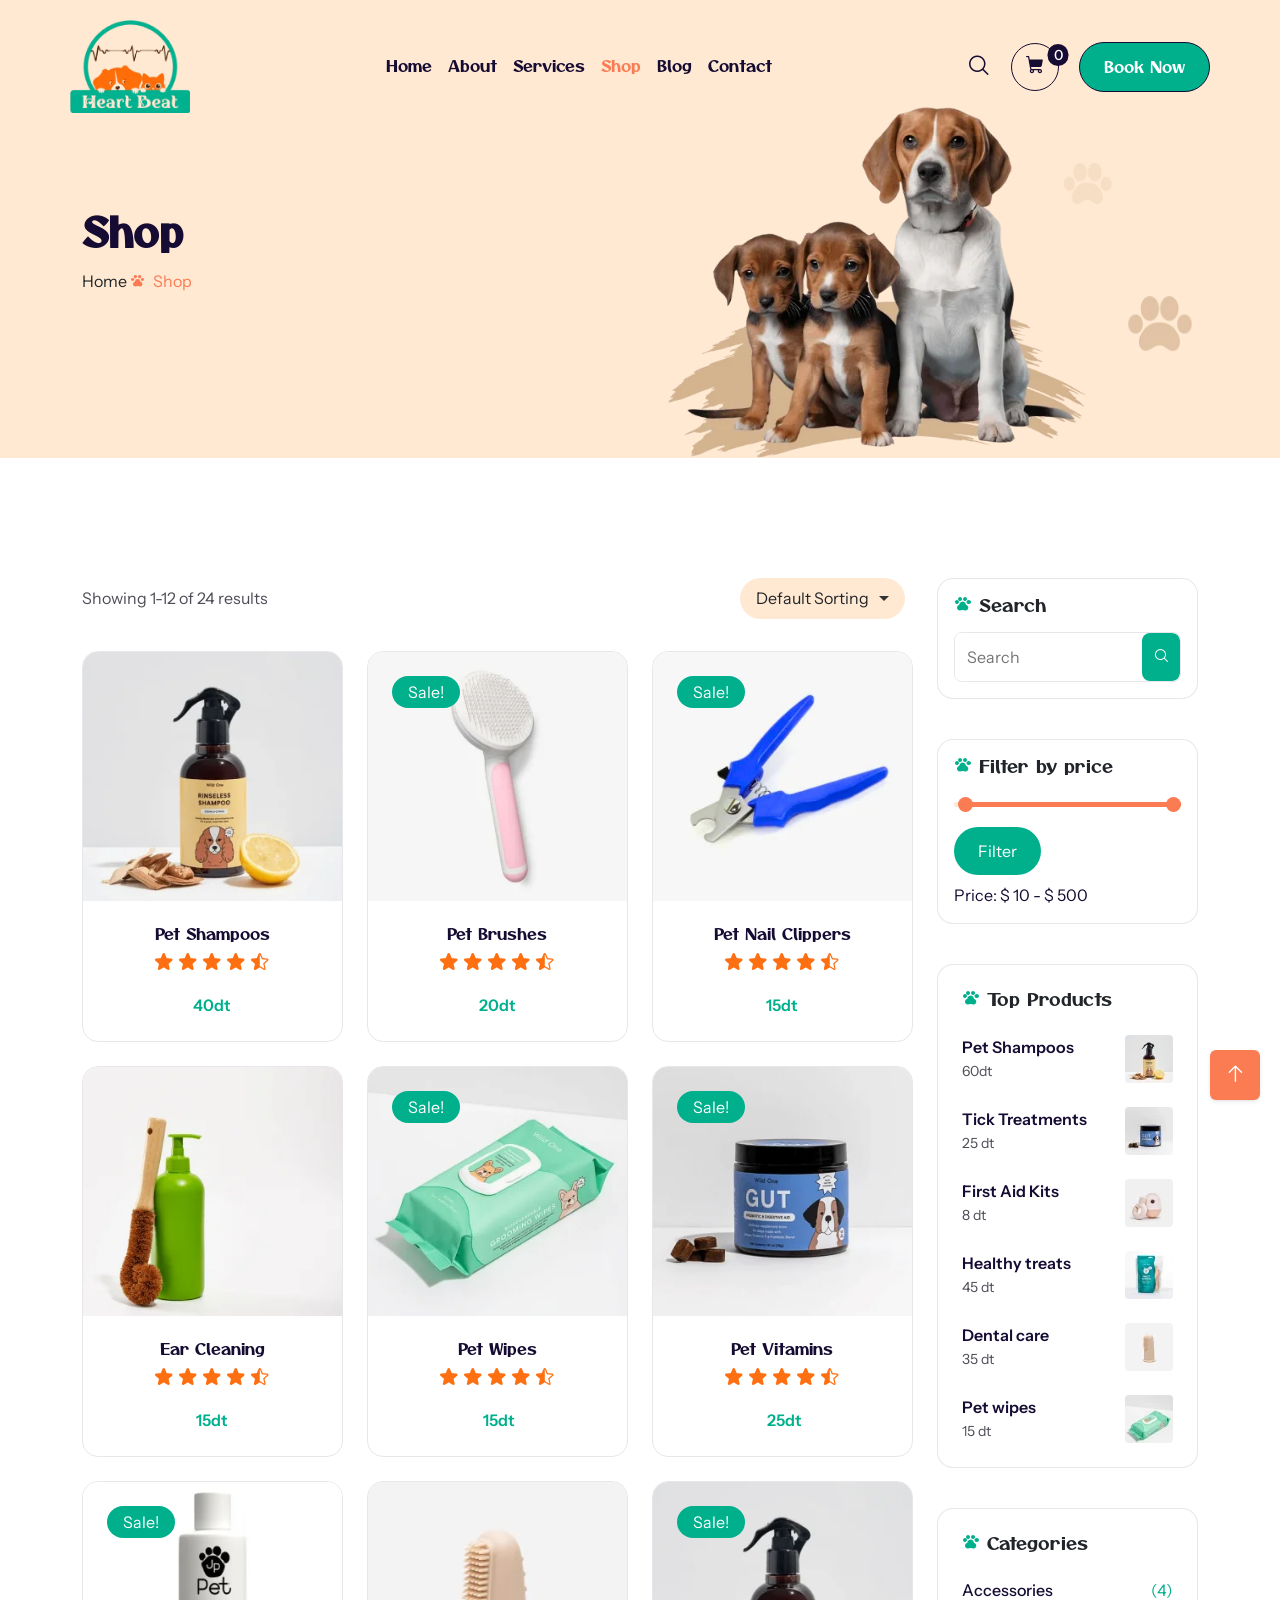
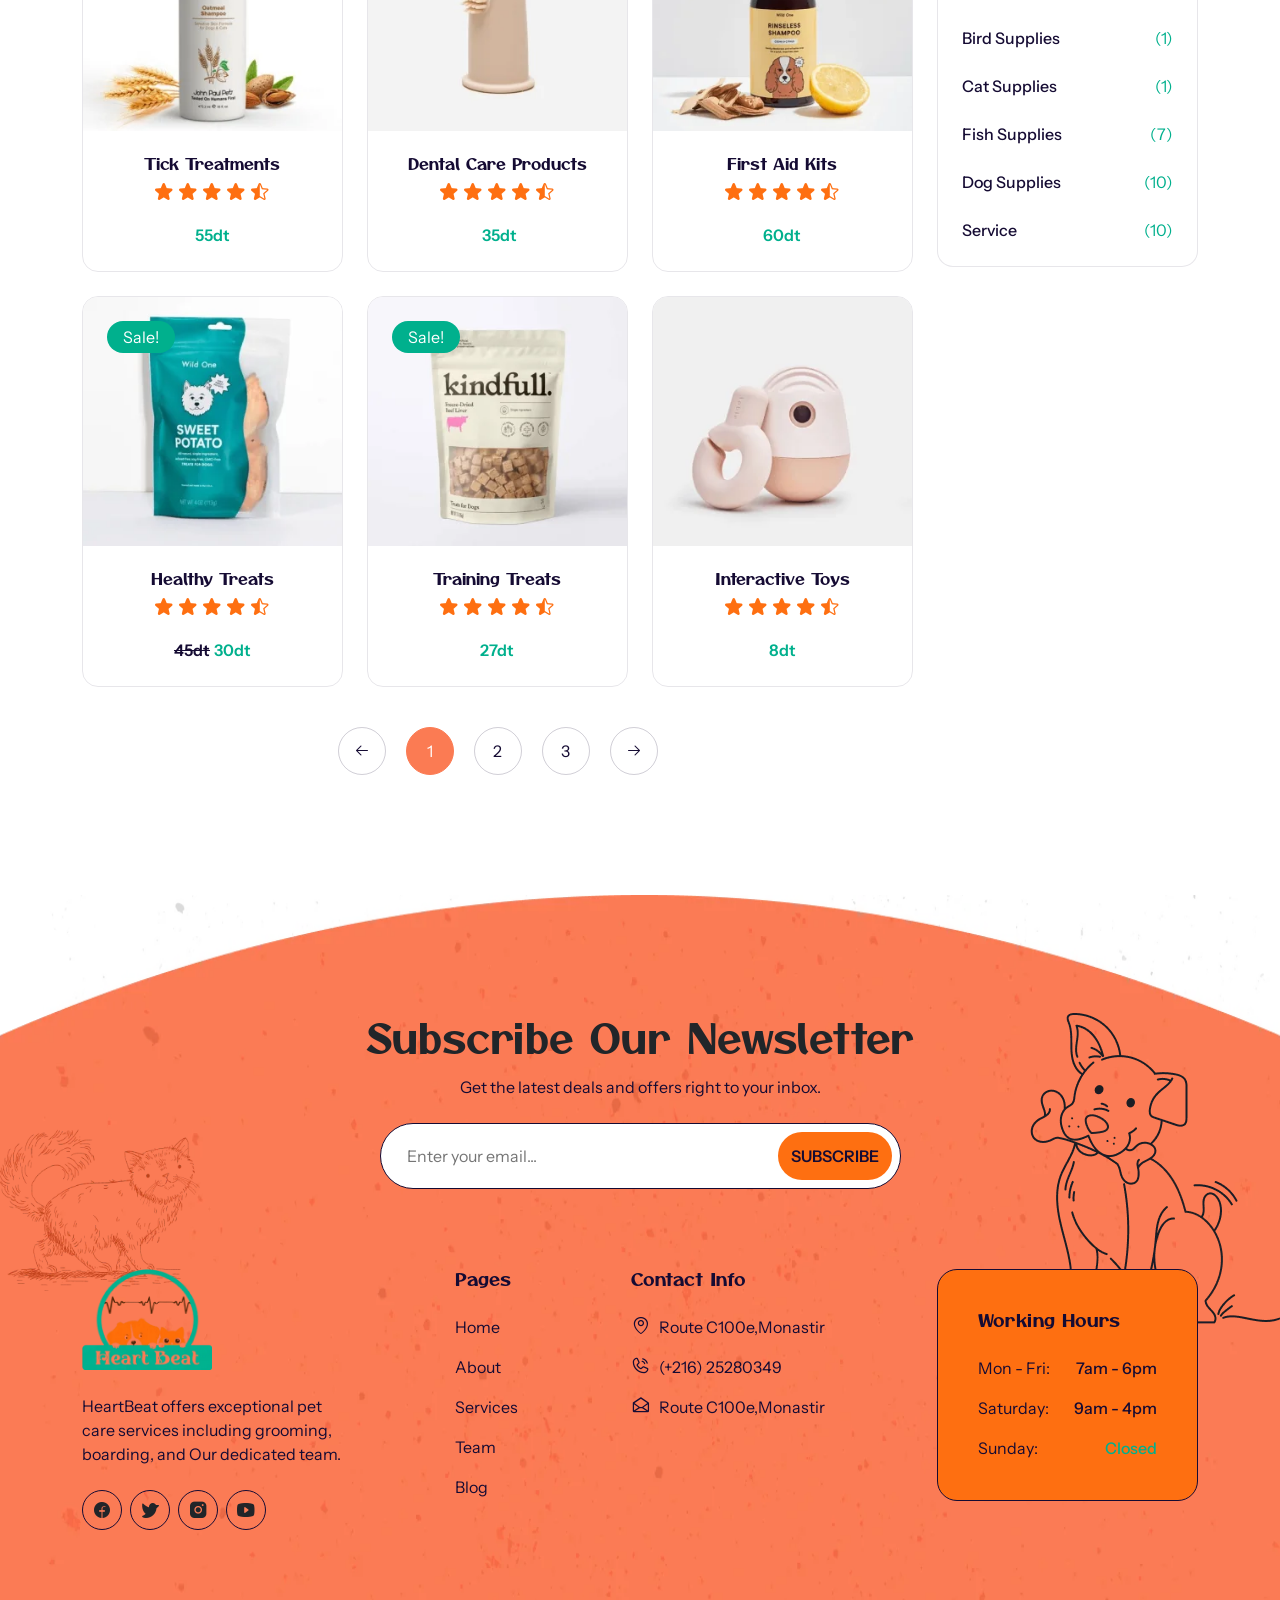
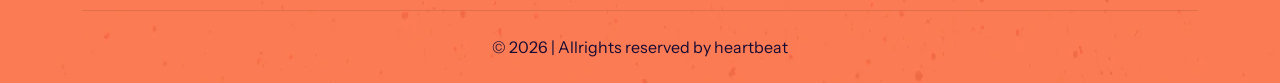
<file: shop.html>
<!DOCTYPE html>
<html lang="en">
<!-- head -->

<!-- Mirrored from petpath-demo.vercel.app/main/shop.html by HTTrack Website Copier/3.x [XR&CO'2014], Sat, 18 Apr 2026 23:04:53 GMT -->
<!-- Added by HTTrack --><meta http-equiv="content-type" content="text/html;charset=utf-8" /><!-- /Added by HTTrack -->
<head>
    <meta charset="utf-8">
    <meta name="viewport" content="width=device-width, initial-scale=1">
    <title>Pet Shop | HeartBeat Pet Care Products &amp; Accessories</title>
    <meta name="description" content="Shop pet food, toys, accessories &amp; care products at HeartBeat. Quality products for dogs, cats &amp; other pets in Monastir, Tunisia.">
    <meta name="robots" content="index, follow">
    <link rel="canonical" href="https://heartthebeat.vercel.app/shop.html">
    <meta property="og:type" content="website">
    <meta property="og:site_name" content="HeartBeat">
    <meta property="og:title" content="Pet Shop | HeartBeat Pet Care Products &amp; Accessories">
    <meta property="og:description" content="Shop pet food, toys, accessories &amp; care products at HeartBeat. Quality products for dogs, cats &amp; other pets in Monastir, Tunisia.">
    <meta property="og:url" content="https://heartthebeat.vercel.app/shop.html">
    <meta property="og:image" content="https://heartthebeat.vercel.app/assets/images/favicon.webp">
    <meta name="twitter:card" content="summary_large_image">
    <meta name="twitter:title" content="Pet Shop | HeartBeat Pet Care Products &amp; Accessories">
    <meta name="twitter:description" content="Shop pet food, toys, accessories &amp; care products at HeartBeat. Quality products for dogs, cats &amp; other pets in Monastir, Tunisia.">
    <link rel="shortcut icon" href="assets/images/favicon.webp" type="image/x-icon">

<script defer src="assets/js/main.js"></script><link href="assets/css/style.css" rel="stylesheet"></head>

<body>
    <!-- preloader -->
    <!-- preloader  -->
<div class="preloader">
    <div class="loader">
        <div class="loader-square"></div>
        <div class="loader-square"></div>
        <div class="loader-square"></div>
        <div class="loader-square"></div>
        <div class="loader-square"></div>
        <div class="loader-square"></div>
        <div class="loader-square"></div>
    </div>
</div>
    <!-- back to top -->
    <button class="back-to-top position-fixed end-0 bottom-0 d-center me-5">
    <span class="text-h4">
        <i class="ph ph-arrow-up"></i>
    </span>
</button>
    <!-- header -->
    <!-- header section start -->
<header class="header-section position-fixed top-0 start-50 translate-middle-x" data-lenis-prevent>
    <div class="container px-0">
        <!-- navbar area -->
        <div class="d-flex align-items-center justify-content-between px-lg-0 px-4 py-lg-5 py-3">
            <div class="logo">
                <a href="index.html">
                    <img src="assets/images/logo.webp" alt="logo" class="d-none d-lg-block" width="120px">
                    <img src="assets/images/logo.webp" alt="logo" class="d-lg-none" width="80px">
                </a>
            </div>
            <nav class="navbar-area">
                <ul class="nav-menu-items d-lg-flex d-grid gap-3xl-8 gap-xxl-6 gap-4">
                    <li class="menu-link">
                        <a href="index.html" class="slide-vertical" data-splitting>Home</a>
                    </li>
                    <li class="menu-link">
                        <a href="about-us.html" class="slide-vertical" data-splitting>About</a>
                    </li>
                    <li class="menu-link">
                        <a href="services.html" class="slide-vertical" data-splitting>Services</a>
                    </li>
                    <li class="menu-link">
                        <a href="shop.html" class="slide-vertical" data-splitting>Shop</a>
                    </li>
                    <li class="menu-link">
                        <a href="blogs.html" class="slide-vertical" data-splitting>Blog</a>
                    </li>
                    <li class="menu-link">
                        <a href="contact-us.html" class="slide-vertical" data-splitting>Contact</a>
                    </li>
                </ul>
            </nav>
            <div class="nav-btns d-flex align-items-center gap-lg-5 gap-3">

                <!-- search icon -->
                <button class="search-btn text-2xl font-semibold text-n20">
                    <i class="ph ph-magnifying-glass"></i>
                </button>

                <button
                    class="cart-btn icon-48px position-relative border n20-border text-n20 hover-bg-primary hover-text-n0">
                    <span
                        class="badge radius-pill text-n0 text-sm fw-medium bg-n20 position-absolute top-50 start-100 translate-middle z-1 mt-n3">0</span>
                    <span class="text-xl font-semibold">
                        <i class="ph-fill ph-shopping-cart"></i>
                    </span>
                </button>

                <a href="contact-us.html" class="btn-primary text-nowrap">Book Now</a>

                <button class="menu-toggle-btn text-2xl">
                    <i class="ph ph-list"></i>
                </button>
            </div>
        </div>
    </div>
</header>
<!-- header section end -->
<!-- search form -->
<div
    class="search-form-wrapper position-fixed top-0 start-0 w-100 vh-100 d-flex align-items-center justify-content-center bg-n10">
    <button class="search-close-btn position-absolute top-0 end-0 text-2xl text-n0 mt-5 me-5"><i
            class="ph ph-x"></i></button>
    <div class="search-form">
        <form class="d-flex align-items-center gap-4 border n10-border p-2">
            <input type="text" placeholder="Search ..." class="w-100 p-2">
            <button type="submit" class="text-2xl text-n0">
                <i class="ph ph-magnifying-glass"></i>
            </button>
        </form>
    </div>
</div>

    <!-- main start -->
    <main>

        <!-- inner hero section start -->
        <section class="inner-hero-section pt-xxl-0 pt-md-15 pt-20 pt-120 bg-primary2">
            <div class="container position-relative">
                <div class="row g-6 justify-content-between align-items-center">
                    <div class="col-sm-6">
                        <span class="mb-3 text-h1 text-n20">Shop</span>
                        <ul class="breadcrumb d-inline-flex align-items-center justify-content-center gap-lg-2 gap-1">
                            <li class="breadcrumb-item"><a href="index.html">Home</a></li>
                            <li class="breadcrumb-item active"><a href="#">Shop</a></li>
                        </ul>
                    </div>
                    <div class="col-xl-5 col-sm-6 me-auto d-none d-sm-block">
                        <div class="reveal-bottom inner-hero-banner">
                            <img class="w-100" src="assets/images/inner-hero-banner.webp" alt="inner hero banner">
                        </div>
                    </div>
                </div>
                <div class="pows position-absolute top-60 right-n10 translate-middle-y z-n1 d-none d-sm-block">
                    <img class="w-100" src="assets/images/pows.webp" alt="pow">
                </div>
            </div>
        </section>
        <!-- inner hero section end -->

        <!--shop section start -->
        <section class="shop-section pt-120 pb-120 overflow-visible">
            <div class="container position-relative">
                <div class="row g-6">
                    <div class="col-lg-9">
                        <div
                            class="showing-result d-flex align-items-center justify-content-between flex-wrap gap-4 mb-lg-8 mb-6">
                            <span class="text-base fw-normal font-instrument text-n10">Showing 1-12 of 24 results</span>

                            <div class="d-flex align-items-center gap-2">
                                <div class="sort-type-wrapper py-2 px-4 radius-pill bg-primary2 position-relative">
                                    <select id="sort-type" class="w-100 bg-transparent p-0">
                                        <option value="default">Default Sorting</option>
                                        <option value="newest">Newest</option>
                                        <option value="oldest">Oldest</option>
                                        <option value="high-low">High - Low</option>
                                        <option value="low-high">Low - High</option>
                                    </select>
                                </div>
                                <div>
                                    <button class="shop-sidebar-btn d-lg-none btn-primary" type="button">Filter</button>
                                </div>
                            </div>
                        </div>

                        <!-- product list start -->
                        <div class="row g-6 mb-lg-10 mb-md-8 mb-6">
                            <div class="col-md-4 col-xs-6">
                                <div
                                    class="product-card border n20-1-border radius-16 overflow-hidden hover-primary-border">
                                    <div class="product-thumb scale-animation position-relative">
                                        <img class="w-100" src="assets/images/product-1.webp" alt="product">
                                        <div
                                            class="product-btns d-grid gap-1 position-absolute top-0 right-0 mt-xxl-6 mt-4 me-xxl-6 me-4">
                                            <button
                                                class="wishlist-btn icon-40px bg-n0 text-primary text-xl hover-text-secondary">
                                                <i class="ph-fill ph-heart"></i>
                                            </button>
                                            <button
                                                class="cart-btn icon-40px bg-n0 text-primary text-xl hover-text-secondary">
                                                <i class="ph-fill ph-shopping-cart"></i>
                                            </button>
                                        </div>
                                    </div>
                                    <div class="product-info p-lg-6 p-4 text-center">
                                        <a href="shop-details.html"
                                            class="text-h6 text-n20 font-otomanopee fw-normal hover-text-primary hover-underline mb-2">Pet
                                            Shampoos</a>
                                        <ul class="d-flex align-items-center justify-content-center gap-1 mb-lg-4 mb-2">
                                            <li><span class="text-secondary text-xl"><i
                                                        class="ph-fill ph-star"></i></span></li>
                                            <li><span class="text-secondary text-xl"><i
                                                        class="ph-fill ph-star"></i></span></li>
                                            <li><span class="text-secondary text-xl"><i
                                                        class="ph-fill ph-star"></i></span></li>
                                            <li><span class="text-secondary text-xl"><i
                                                        class="ph-fill ph-star"></i></span></li>
                                            <li><span class="text-secondary text-xl"><i
                                                        class="ph-fill ph-star-half"></i></span></li>
                                        </ul>
                                        <span class="text-primary font-instrument fw-semibold">40dt</span>
                                    </div>
                                </div>
                            </div>
                            <div class="col-md-4 col-xs-6">
                                <div
                                    class="product-card border n20-1-border radius-16 overflow-hidden hover-primary-border">
                                    <div class="product-thumb scale-animation position-relative">
                                        <img class="w-100" src="assets/images/product-2.webp" alt="product">
                                        <span
                                            class="seal-tag py-1 px-lg-4 px-2 bg-primary text-n0 radius-pill position-absolute top-0 left-0 mt-lg-6 mt-4 ms-lg-6 ms-4">Sale!</span>
                                        <div
                                            class="product-btns d-grid gap-1 position-absolute top-0 right-0 mt-xxl-6 mt-4 me-xxl-6 me-4">
                                            <button
                                                class="wishlist-btn icon-40px bg-n0 text-primary text-xl hover-text-secondary">
                                                <i class="ph-fill ph-heart"></i>
                                            </button>
                                            <button
                                                class="cart-btn icon-40px bg-n0 text-primary text-xl hover-text-secondary">
                                                <i class="ph-fill ph-shopping-cart"></i>
                                            </button>
                                        </div>
                                    </div>
                                    <div class="product-info p-lg-6 p-4 text-center">
                                        <a href="shop-details.html"
                                            class="text-h6 text-n20 font-otomanopee fw-normal hover-text-primary hover-underline mb-2">Pet
                                            Brushes</a>
                                        <ul class="d-flex align-items-center justify-content-center gap-1 mb-lg-4 mb-2">
                                            <li><span class="text-secondary text-xl"><i
                                                        class="ph-fill ph-star"></i></span></li>
                                            <li><span class="text-secondary text-xl"><i
                                                        class="ph-fill ph-star"></i></span></li>
                                            <li><span class="text-secondary text-xl"><i
                                                        class="ph-fill ph-star"></i></span></li>
                                            <li><span class="text-secondary text-xl"><i
                                                        class="ph-fill ph-star"></i></span></li>
                                            <li><span class="text-secondary text-xl"><i
                                                        class="ph-fill ph-star-half"></i></span></li>
                                        </ul>
                                        <span class="text-primary font-instrument fw-semibold">20dt</span>
                                    </div>
                                </div>
                            </div>
                            <div class="col-md-4 col-xs-6">
                                <div
                                    class="product-card border n20-1-border radius-16 overflow-hidden hover-primary-border">
                                    <div class="product-thumb scale-animation position-relative">
                                        <img class="w-100" src="assets/images/product-3.webp" alt="product">
                                        <span
                                            class="seal-tag py-1 px-lg-4 px-2 bg-primary text-n0 radius-pill position-absolute top-0 left-0 mt-lg-6 mt-4 ms-lg-6 ms-4">Sale!</span>
                                        <div
                                            class="product-btns d-grid gap-1 position-absolute top-0 right-0 mt-xxl-6 mt-4 me-xxl-6 me-4">
                                            <button
                                                class="wishlist-btn icon-40px bg-n0 text-primary text-xl hover-text-secondary">
                                                <i class="ph-fill ph-heart"></i>
                                            </button>
                                            <button
                                                class="cart-btn icon-40px bg-n0 text-primary text-xl hover-text-secondary">
                                                <i class="ph-fill ph-shopping-cart"></i>
                                            </button>
                                        </div>
                                    </div>
                                    <div class="product-info p-lg-6 p-4 text-center">
                                        <a href="shop-details.html"
                                            class="text-h6 text-n20 font-otomanopee fw-normal hover-text-primary hover-underline mb-2">Pet
                                            Nail Clippers</a>
                                        <ul class="d-flex align-items-center justify-content-center gap-1 mb-lg-4 mb-2">
                                            <li><span class="text-secondary text-xl"><i
                                                        class="ph-fill ph-star"></i></span></li>
                                            <li><span class="text-secondary text-xl"><i
                                                        class="ph-fill ph-star"></i></span></li>
                                            <li><span class="text-secondary text-xl"><i
                                                        class="ph-fill ph-star"></i></span></li>
                                            <li><span class="text-secondary text-xl"><i
                                                        class="ph-fill ph-star"></i></span></li>
                                            <li><span class="text-secondary text-xl"><i
                                                        class="ph-fill ph-star-half"></i></span></li>
                                        </ul>
                                        <span class="text-primary font-instrument fw-semibold">15dt</span>
                                    </div>
                                </div>
                            </div>
                            <div class="col-md-4 col-xs-6">
                                <div
                                    class="product-card border n20-1-border radius-16 overflow-hidden hover-primary-border">
                                    <div class="product-thumb scale-animation position-relative">
                                        <img class="w-100" src="assets/images/product-4.webp" alt="product">
                                        <div
                                            class="product-btns d-grid gap-1 position-absolute top-0 right-0 mt-xxl-6 mt-4 me-xxl-6 me-4">
                                            <button
                                                class="wishlist-btn icon-40px bg-n0 text-primary text-xl hover-text-secondary">
                                                <i class="ph-fill ph-heart"></i>
                                            </button>
                                            <button
                                                class="cart-btn icon-40px bg-n0 text-primary text-xl hover-text-secondary">
                                                <i class="ph-fill ph-shopping-cart"></i>
                                            </button>
                                        </div>
                                    </div>
                                    <div class="product-info p-lg-6 p-4 text-center">
                                        <a href="shop-details.html"
                                            class="text-h6 text-n20 font-otomanopee fw-normal hover-text-primary hover-underline mb-2">Ear
                                            Cleaning</a>
                                        <ul class="d-flex align-items-center justify-content-center gap-1 mb-lg-4 mb-2">
                                            <li><span class="text-secondary text-xl"><i
                                                        class="ph-fill ph-star"></i></span></li>
                                            <li><span class="text-secondary text-xl"><i
                                                        class="ph-fill ph-star"></i></span></li>
                                            <li><span class="text-secondary text-xl"><i
                                                        class="ph-fill ph-star"></i></span></li>
                                            <li><span class="text-secondary text-xl"><i
                                                        class="ph-fill ph-star"></i></span></li>
                                            <li><span class="text-secondary text-xl"><i
                                                        class="ph-fill ph-star-half"></i></span></li>
                                        </ul>
                                        <span class="text-primary font-instrument fw-semibold">15dt</span>
                                    </div>
                                </div>
                            </div>
                            <div class="col-md-4 col-xs-6">
                                <div
                                    class="product-card border n20-1-border radius-16 overflow-hidden hover-primary-border">
                                    <div class="product-thumb scale-animation position-relative">
                                        <img class="w-100" src="assets/images/product-5.webp" alt="product">
                                        <span
                                            class="seal-tag py-1 px-lg-4 px-2 bg-primary text-n0 radius-pill position-absolute top-0 left-0 mt-lg-6 mt-4 ms-lg-6 ms-4">Sale!</span>
                                        <div
                                            class="product-btns d-grid gap-1 position-absolute top-0 right-0 mt-xxl-6 mt-4 me-xxl-6 me-4">
                                            <button
                                                class="wishlist-btn icon-40px bg-n0 text-primary text-xl hover-text-secondary">
                                                <i class="ph-fill ph-heart"></i>
                                            </button>
                                            <button
                                                class="cart-btn icon-40px bg-n0 text-primary text-xl hover-text-secondary">
                                                <i class="ph-fill ph-shopping-cart"></i>
                                            </button>
                                        </div>
                                    </div>
                                    <div class="product-info p-lg-6 p-4 text-center">
                                        <a href="shop-details.html"
                                            class="text-h6 text-n20 font-otomanopee fw-normal hover-text-primary hover-underline mb-2">Pet
                                            Wipes</a>
                                        <ul class="d-flex align-items-center justify-content-center gap-1 mb-lg-4 mb-2">
                                            <li><span class="text-secondary text-xl"><i
                                                        class="ph-fill ph-star"></i></span></li>
                                            <li><span class="text-secondary text-xl"><i
                                                        class="ph-fill ph-star"></i></span></li>
                                            <li><span class="text-secondary text-xl"><i
                                                        class="ph-fill ph-star"></i></span></li>
                                            <li><span class="text-secondary text-xl"><i
                                                        class="ph-fill ph-star"></i></span></li>
                                            <li><span class="text-secondary text-xl"><i
                                                        class="ph-fill ph-star-half"></i></span></li>
                                        </ul>
                                        <div class="d-flex align-items-center justify-content-center gap-1">
                                            <span
                                                class="text-n20 font-instrument fw-semibold text-decoration-line-through"></span>
                                            <span class="text-primary font-instrument fw-semibold">15dt</span>
                                        </div>
                                    </div>
                                </div>
                            </div>
                            <div class="col-md-4 col-xs-6">
                                <div
                                    class="product-card border n20-1-border radius-16 overflow-hidden hover-primary-border">
                                    <div class="product-thumb scale-animation position-relative">
                                        <img class="w-100" src="assets/images/product-6.webp" alt="product">
                                        <span
                                            class="seal-tag py-1 px-lg-4 px-2 bg-primary text-n0 radius-pill position-absolute top-0 left-0 mt-lg-6 mt-4 ms-lg-6 ms-4">Sale!</span>
                                        <div
                                            class="product-btns d-grid gap-1 position-absolute top-0 right-0 mt-xxl-6 mt-4 me-xxl-6 me-4">
                                            <button
                                                class="wishlist-btn icon-40px bg-n0 text-primary text-xl hover-text-secondary">
                                                <i class="ph-fill ph-heart"></i>
                                            </button>
                                            <button
                                                class="cart-btn icon-40px bg-n0 text-primary text-xl hover-text-secondary">
                                                <i class="ph-fill ph-shopping-cart"></i>
                                            </button>
                                        </div>
                                    </div>
                                    <div class="product-info p-lg-6 p-4 text-center">
                                        <a href="shop-details.html"
                                            class="text-h6 text-n20 font-otomanopee fw-normal hover-text-primary hover-underline mb-2">Pet
                                            Vitamins</a>
                                        <ul class="d-flex align-items-center justify-content-center gap-1 mb-lg-4 mb-2">
                                            <li><span class="text-secondary text-xl"><i
                                                        class="ph-fill ph-star"></i></span></li>
                                            <li><span class="text-secondary text-xl"><i
                                                        class="ph-fill ph-star"></i></span></li>
                                            <li><span class="text-secondary text-xl"><i
                                                        class="ph-fill ph-star"></i></span></li>
                                            <li><span class="text-secondary text-xl"><i
                                                        class="ph-fill ph-star"></i></span></li>
                                            <li><span class="text-secondary text-xl"><i
                                                        class="ph-fill ph-star-half"></i></span></li>
                                        </ul>
                                        <div class="d-flex align-items-center justify-content-center gap-1">
                                            <span
                                                class="text-n20 font-instrument fw-semibold text-decoration-line-through"></span>
                                            <span class="text-primary font-instrument fw-semibold">25dt</span>
                                        </div>
                                    </div>
                                </div>
                            </div>
                            <div class="col-md-4 col-xs-6">
                                <div
                                    class="product-card border n20-1-border radius-16 overflow-hidden hover-primary-border">
                                    <div class="product-thumb scale-animation position-relative">
                                        <img class="w-100" src="assets/images/product-7.webp" alt="product">
                                        <span
                                            class="seal-tag py-1 px-lg-4 px-2 bg-primary text-n0 radius-pill position-absolute top-0 left-0 mt-lg-6 mt-4 ms-lg-6 ms-4">Sale!</span>
                                        <div
                                            class="product-btns d-grid gap-1 position-absolute top-0 right-0 mt-xxl-6 mt-4 me-xxl-6 me-4">
                                            <button
                                                class="wishlist-btn icon-40px bg-n0 text-primary text-xl hover-text-secondary">
                                                <i class="ph-fill ph-heart"></i>
                                            </button>
                                            <button
                                                class="cart-btn icon-40px bg-n0 text-primary text-xl hover-text-secondary">
                                                <i class="ph-fill ph-shopping-cart"></i>
                                            </button>
                                        </div>
                                    </div>
                                    <div class="product-info p-lg-6 p-4 text-center">
                                        <a href="shop-details.html"
                                            class="text-h6 text-n20 font-otomanopee fw-normal hover-text-primary hover-underline mb-2">Tick
                                            Treatments</a>
                                        <ul class="d-flex align-items-center justify-content-center gap-1 mb-lg-4 mb-2">
                                            <li><span class="text-secondary text-xl"><i
                                                        class="ph-fill ph-star"></i></span></li>
                                            <li><span class="text-secondary text-xl"><i
                                                        class="ph-fill ph-star"></i></span></li>
                                            <li><span class="text-secondary text-xl"><i
                                                        class="ph-fill ph-star"></i></span></li>
                                            <li><span class="text-secondary text-xl"><i
                                                        class="ph-fill ph-star"></i></span></li>
                                            <li><span class="text-secondary text-xl"><i
                                                        class="ph-fill ph-star-half"></i></span></li>
                                        </ul>
                                        <span class="text-primary font-instrument fw-semibold">55dt</span>
                                    </div>
                                </div>
                            </div>
                            <div class="col-md-4 col-xs-6">
                                <div
                                    class="product-card border n20-1-border radius-16 overflow-hidden hover-primary-border">
                                    <div class="product-thumb scale-animation position-relative">
                                        <img class="w-100" src="assets/images/product-8.webp" alt="product">
                                        <div
                                            class="product-btns d-grid gap-1 position-absolute top-0 right-0 mt-xxl-6 mt-4 me-xxl-6 me-4">
                                            <button
                                                class="wishlist-btn icon-40px bg-n0 text-primary text-xl hover-text-secondary">
                                                <i class="ph-fill ph-heart"></i>
                                            </button>
                                            <button
                                                class="cart-btn icon-40px bg-n0 text-primary text-xl hover-text-secondary">
                                                <i class="ph-fill ph-shopping-cart"></i>
                                            </button>
                                        </div>
                                    </div>
                                    <div class="product-info p-lg-6 p-4 text-center">
                                        <a href="shop-details.html"
                                            class="text-h6 text-n20 font-otomanopee fw-normal hover-text-primary hover-underline mb-2">Dental
                                            Care Products</a>
                                        <ul class="d-flex align-items-center justify-content-center gap-1 mb-lg-4 mb-2">
                                            <li><span class="text-secondary text-xl"><i
                                                        class="ph-fill ph-star"></i></span></li>
                                            <li><span class="text-secondary text-xl"><i
                                                        class="ph-fill ph-star"></i></span></li>
                                            <li><span class="text-secondary text-xl"><i
                                                        class="ph-fill ph-star"></i></span></li>
                                            <li><span class="text-secondary text-xl"><i
                                                        class="ph-fill ph-star"></i></span></li>
                                            <li><span class="text-secondary text-xl"><i
                                                        class="ph-fill ph-star-half"></i></span></li>
                                        </ul>
                                        <div class="d-flex align-items-center justify-content-center gap-1">
                                            <span
                                                class="text-n20 font-instrument fw-semibold text-decoration-line-through"></span>
                                            <span class="text-primary font-instrument fw-semibold">35dt</span>
                                        </div>
                                    </div>
                                </div>
                            </div>
                            <div class="col-md-4 col-xs-6">
                                <div
                                    class="product-card border n20-1-border radius-16 overflow-hidden hover-primary-border">
                                    <div class="product-thumb scale-animation position-relative">
                                        <img class="w-100" src="assets/images/product-9.webp" alt="product">
                                        <span
                                            class="seal-tag py-1 px-lg-4 px-2 bg-primary text-n0 radius-pill position-absolute top-0 left-0 mt-lg-6 mt-4 ms-lg-6 ms-4">Sale!</span>
                                        <div
                                            class="product-btns d-grid gap-1 position-absolute top-0 right-0 mt-xxl-6 mt-4 me-xxl-6 me-4">
                                            <button
                                                class="wishlist-btn icon-40px bg-n0 text-primary text-xl hover-text-secondary">
                                                <i class="ph-fill ph-heart"></i>
                                            </button>
                                            <button
                                                class="cart-btn icon-40px bg-n0 text-primary text-xl hover-text-secondary">
                                                <i class="ph-fill ph-shopping-cart"></i>
                                            </button>
                                        </div>
                                    </div>
                                    <div class="product-info p-lg-6 p-4 text-center">
                                        <a href="shop-details.html"
                                            class="text-h6 text-n20 font-otomanopee fw-normal hover-text-primary hover-underline mb-2">First
                                            Aid Kits</a>
                                        <ul class="d-flex align-items-center justify-content-center gap-1 mb-lg-4 mb-2">
                                            <li><span class="text-secondary text-xl"><i
                                                        class="ph-fill ph-star"></i></span></li>
                                            <li><span class="text-secondary text-xl"><i
                                                        class="ph-fill ph-star"></i></span></li>
                                            <li><span class="text-secondary text-xl"><i
                                                        class="ph-fill ph-star"></i></span></li>
                                            <li><span class="text-secondary text-xl"><i
                                                        class="ph-fill ph-star"></i></span></li>
                                            <li><span class="text-secondary text-xl"><i
                                                        class="ph-fill ph-star-half"></i></span></li>
                                        </ul>
                                        <span class="text-primary font-instrument fw-semibold">60dt</span>
                                    </div>
                                </div>
                            </div>
                            <div class="col-md-4 col-xs-6">
                                <div
                                    class="product-card border n20-1-border radius-16 overflow-hidden hover-primary-border">
                                    <div class="product-thumb scale-animation position-relative">
                                        <img class="w-100" src="assets/images/product-10.webp" alt="product">
                                        <span
                                            class="seal-tag py-1 px-lg-4 px-2 bg-primary text-n0 radius-pill position-absolute top-0 left-0 mt-lg-6 mt-4 ms-lg-6 ms-4">Sale!</span>
                                        <div
                                            class="product-btns d-grid gap-1 position-absolute top-0 right-0 mt-xxl-6 mt-4 me-xxl-6 me-4">
                                            <button
                                                class="wishlist-btn icon-40px bg-n0 text-primary text-xl hover-text-secondary">
                                                <i class="ph-fill ph-heart"></i>
                                            </button>
                                            <button
                                                class="cart-btn icon-40px bg-n0 text-primary text-xl hover-text-secondary">
                                                <i class="ph-fill ph-shopping-cart"></i>
                                            </button>
                                        </div>
                                    </div>
                                    <div class="product-info p-lg-6 p-4 text-center">
                                        <a href="shop-details.html"
                                            class="text-h6 text-n20 font-otomanopee fw-normal hover-text-primary hover-underline mb-2">Healthy
                                            Treats</a>
                                        <ul class="d-flex align-items-center justify-content-center gap-1 mb-lg-4 mb-2">
                                            <li><span class="text-secondary text-xl"><i
                                                        class="ph-fill ph-star"></i></span></li>
                                            <li><span class="text-secondary text-xl"><i
                                                        class="ph-fill ph-star"></i></span></li>
                                            <li><span class="text-secondary text-xl"><i
                                                        class="ph-fill ph-star"></i></span></li>
                                            <li><span class="text-secondary text-xl"><i
                                                        class="ph-fill ph-star"></i></span></li>
                                            <li><span class="text-secondary text-xl"><i
                                                        class="ph-fill ph-star-half"></i></span></li>
                                        </ul>
                                        <div class="d-flex align-items-center justify-content-center gap-1">
                                            <span
                                                class="text-n20 font-instrument fw-semibold text-decoration-line-through">45dt</span>
                                            <span class="text-primary font-instrument fw-semibold">30dt</span>
                                        </div>
                                    </div>
                                </div>
                            </div>
                            <div class="col-md-4 col-xs-6">
                                <div
                                    class="product-card border n20-1-border radius-16 overflow-hidden hover-primary-border">
                                    <div class="product-thumb scale-animation position-relative">
                                        <img class="w-100" src="assets/images/product-11.webp" alt="product">
                                        <span
                                            class="seal-tag py-1 px-lg-4 px-2 bg-primary text-n0 radius-pill position-absolute top-0 left-0 mt-lg-6 mt-4 ms-lg-6 ms-4">Sale!</span>
                                        <div
                                            class="product-btns d-grid gap-1 position-absolute top-0 right-0 mt-xxl-6 mt-4 me-xxl-6 me-4">
                                            <button
                                                class="wishlist-btn icon-40px bg-n0 text-primary text-xl hover-text-secondary">
                                                <i class="ph-fill ph-heart"></i>
                                            </button>
                                            <button
                                                class="cart-btn icon-40px bg-n0 text-primary text-xl hover-text-secondary">
                                                <i class="ph-fill ph-shopping-cart"></i>
                                            </button>
                                        </div>
                                    </div>
                                    <div class="product-info p-lg-6 p-4 text-center">
                                        <a href="shop-details.html"
                                            class="text-h6 text-n20 font-otomanopee fw-normal hover-text-primary hover-underline mb-2">Training
                                            Treats</a>
                                        <ul class="d-flex align-items-center justify-content-center gap-1 mb-lg-4 mb-2">
                                            <li><span class="text-secondary text-xl"><i
                                                        class="ph-fill ph-star"></i></span></li>
                                            <li><span class="text-secondary text-xl"><i
                                                        class="ph-fill ph-star"></i></span></li>
                                            <li><span class="text-secondary text-xl"><i
                                                        class="ph-fill ph-star"></i></span></li>
                                            <li><span class="text-secondary text-xl"><i
                                                        class="ph-fill ph-star"></i></span></li>
                                            <li><span class="text-secondary text-xl"><i
                                                        class="ph-fill ph-star-half"></i></span></li>
                                        </ul>
                                        <span class="text-primary font-instrument fw-semibold">27dt</span>
                                    </div>
                                </div>
                            </div>
                            <div class="col-md-4 col-xs-6">
                                <div
                                    class="product-card border n20-1-border radius-16 overflow-hidden hover-primary-border">
                                    <div class="product-thumb scale-animation position-relative">
                                        <img class="w-100" src="assets/images/product-12.webp" alt="product">
                                        <div
                                            class="product-btns d-grid gap-1 position-absolute top-0 right-0 mt-xxl-6 mt-4 me-xxl-6 me-4">
                                            <button
                                                class="wishlist-btn icon-40px bg-n0 text-primary text-xl hover-text-secondary">
                                                <i class="ph-fill ph-heart"></i>
                                            </button>
                                            <button
                                                class="cart-btn icon-40px bg-n0 text-primary text-xl hover-text-secondary">
                                                <i class="ph-fill ph-shopping-cart"></i>
                                            </button>
                                        </div>
                                    </div>
                                    <div class="product-info p-lg-6 p-4 text-center">
                                        <a href="shop-details.html"
                                            class="text-h6 text-n20 font-otomanopee fw-normal hover-text-primary hover-underline mb-2">Interactive
                                            Toys</a>
                                        <ul class="d-flex align-items-center justify-content-center gap-1 mb-lg-4 mb-2">
                                            <li><span class="text-secondary text-xl"><i
                                                        class="ph-fill ph-star"></i></span></li>
                                            <li><span class="text-secondary text-xl"><i
                                                        class="ph-fill ph-star"></i></span></li>
                                            <li><span class="text-secondary text-xl"><i
                                                        class="ph-fill ph-star"></i></span></li>
                                            <li><span class="text-secondary text-xl"><i
                                                        class="ph-fill ph-star"></i></span></li>
                                            <li><span class="text-secondary text-xl"><i
                                                        class="ph-fill ph-star-half"></i></span></li>
                                        </ul>
                                        <span class="text-primary font-instrument fw-semibold">8dt</span>
                                    </div>
                                </div>
                            </div>
                        </div>

                        <!-- pagination -->
                        <ul class="pagination justify-content-center gap-lg-5 gap-3">
                            <li class="pagination-item">
                                <a class="pagination-link" href="#">
                                    <i class="ph ph-arrow-left"></i>
                                </a>
                            </li>
                            <li class="pagination-item"><a class="pagination-link active" href="#">1</a></li>
                            <li class="pagination-item"><a class="pagination-link" href="#">2</a></li>
                            <li class="pagination-item"><a class="pagination-link" href="#">3</a></li>
                            <li class="pagination-item">
                                <a class="pagination-link" href="#">
                                    <i class="ph ph-arrow-right"></i>
                                </a>
                            </li>
                        </ul>
                    </div>
                    <div class="col-lg-3">
                        <div class="shop-sidebar">
                            <!-- sidebar search form -->
                            <div
                                class="sidebar-search-form p-xxl-6 p-4 bg-white border n20-1-border radius-16 mb-lg-10 mb-md-8 mb-6">
                                <h5 class="font-otomanopee fw-normal mb-lg-4 mb-2">
                                    <span class="text-primary"><i class="ph-fill ph-paw-print"></i></span>
                                    Search
                                </h5>
                                <form action="#"
                                    class="d-flex align-items-center border n20-1-border radius-8 focus-primary overflow-hidden">
                                    <input type="text" placeholder="Search"
                                        class="w-100 font-instrument border-0 outline-0 p-3">
                                    <button class="btn-primary border-0 text-n0 text-2xl p-3 radius-8">
                                        <span><i class="ph ph-magnifying-glass"></i></span>
                                    </button>
                                </form>
                            </div>

                            <!-- price range filter -->
                            <div
                                class="price-range p-xxl-6 p-4 bg-white border n20-1-border radius-16 mb-lg-10 mb-md-8 mb-6">
                                <h5 class="font-otomanopee fw-normal mb-lg-6 mb-4">
                                    <span class="text-primary"><i class="ph-fill ph-paw-print"></i></span>
                                    Filter by price
                                </h5>
                                <form action="#" class="d-grid gap-lg-5 gap-3">

                                    <div class="range-container">
                                        <div class="range-track">
                                            <span class="slider-range"></span>
                                        </div>
                                        <div class="range-input">
                                            <input type="range" class="min" min="0" max="500" value="10" step="10">
                                            <input type="range" class="max" min="0" max="500" value="500" step="10">
                                        </div>
                                    </div>

                                    <div class="d-flex align-items-center justify-content-between gap-2 flex-wrap">
                                        <button
                                            class="btn-primary border-0 text-n0 text-xl py-3 px-lg-6 px-4 fw-normal font-instrument">
                                            Filter
                                        </button>
                                        <span class="price-value text-n20 font-instrument fw-normal">Price: $
                                            <span class="min-label">10</span>
                                            - $
                                            <span class="max-label">75</span>
                                        </span>
                                    </div>
                                </form>

                            </div>

                            <!-- top products list start -->
                            <div
                                class="top-products-list p-xxl-8 p-md-6 p-4 bg-white border n20-1-border radius-16 mb-lg-10 mb-md-8 mb-6">
                                <h5 class="font-otomanopee fw-normal mb-lg-6 mb-4">
                                    <span class="text-primary"><i class="ph-fill ph-paw-print"></i></span>
                                    Top Products
                                </h5>
                                <ul class="d-grid gap-lg-6 gap-4">
                                    <li>
                                        <a href="#"
                                            class="d-flex align-items-center justify-content-between gap-lg-4 gap-2">
                                            <div class="d-grid">
                                                <span
                                                    class="text-n20 fw-semibold font-instrument hover-text-primary hover-underline">
                                                    Pet Shampoos
                                                </span>
                                                <span class="text-sm text-n10 font-instrument">60dt</span>
                                            </div>
                                            <div class="icon-48px radius-unset">
                                                <img class="w-100 radius-4" src="assets/images/top-product-1.webp"
                                                    alt="top products">
                                            </div>
                                        </a>
                                    </li>
                                    <li>
                                        <a href="#"
                                            class="d-flex align-items-center justify-content-between gap-lg-4 gap-2">
                                            <div class="d-grid">
                                                <span
                                                    class="text-n20 fw-semibold font-instrument hover-text-primary hover-underline">
                                                    Tick Treatments
                                                </span>
                                                <span class="text-sm text-n10 font-instrument">25 dt</span>
                                            </div>
                                            <div class="icon-48px radius-unset">
                                                <img class="w-100 radius-4" src="assets/images/top-product-2.webp"
                                                    alt="top products">
                                            </div>
                                        </a>
                                    </li>
                                    <li>
                                        <a href="#"
                                            class="d-flex align-items-center justify-content-between gap-lg-4 gap-2">
                                            <div class="d-grid">
                                                <span
                                                    class="text-n20 fw-semibold font-instrument hover-text-primary hover-underline">
                                                    First Aid Kits
                                                </span>
                                                <span class="text-sm text-n10 font-instrument">8 dt</span>
                                            </div>
                                            <div class="icon-48px radius-unset">
                                                <img class="w-100 radius-4" src="assets/images/top-product-3.webp"
                                                    alt="top products">
                                            </div>
                                        </a>
                                    </li>
                                    <li>
                                        <a href="#"
                                            class="d-flex align-items-center justify-content-between gap-lg-4 gap-2">
                                            <div class="d-grid">
                                                <span
                                                    class="text-n20 fw-semibold font-instrument hover-text-primary hover-underline">
                                                    Healthy treats
                                                </span>
                                                <span class="text-sm text-n10 font-instrument">45 dt</span>
                                            </div>
                                            <div class="icon-48px radius-unset">
                                                <img class="w-100 radius-4" src="assets/images/top-product-4.webp"
                                                    alt="top products">
                                            </div>
                                        </a>
                                    </li>
                                    <li>
                                        <a href="#"
                                            class="d-flex align-items-center justify-content-between gap-lg-4 gap-2">
                                            <div class="d-grid">
                                                <span
                                                    class="text-n20 fw-semibold font-instrument hover-text-primary hover-underline">
                                                    Dental care
                                                </span>
                                                <span class="text-sm text-n10 font-instrument">35 dt</span>
                                            </div>
                                            <div class="icon-48px radius-unset">
                                                <img class="w-100 radius-4" src="assets/images/top-product-5.webp"
                                                    alt="top products">
                                            </div>
                                        </a>
                                    </li>
                                    <li>
                                        <a href="#"
                                            class="d-flex align-items-center justify-content-between gap-lg-4 gap-2">
                                            <div class="d-grid">
                                                <span
                                                    class="text-n20 fw-semibold font-instrument hover-text-primary hover-underline">
                                                    Pet wipes
                                                </span>
                                                <span class="text-sm text-n10 font-instrument">15 dt</span>
                                            </div>
                                            <div class="icon-48px radius-unset">
                                                <img class="w-100 radius-4" src="assets/images/top-product-6.webp"
                                                    alt="top products">
                                            </div>
                                        </a>
                                    </li>
                                </ul>
                            </div>
                            <!-- top products list end -->

                            <!-- Categories list start -->
                            <div class="top-products-list p-xxl-8 p-md-6 p-4 bg-white border n20-1-border radius-16">
                                <h5 class="font-otomanopee fw-normal mb-lg-6 mb-4">
                                    <span class="text-primary"><i class="ph-fill ph-paw-print"></i></span>
                                    Categories
                                </h5>
                                <ul class="d-grid gap-lg-6 gap-4">
                                    <li>
                                        <a href="#"
                                            class="d-flex align-items-center justify-content-between gap-lg-4 gap-2">
                                            <span class="text-n20 fw-medium">Accessories</span>
                                            <span class="text-primary">(4)</span>
                                        </a>
                                    </li>
                                    <li>
                                        <a href="#"
                                            class="d-flex align-items-center justify-content-between gap-lg-4 gap-2">
                                            <span class="text-n20 fw-medium">Bird Supplies</span>
                                            <span class="text-primary">(1)</span>
                                        </a>
                                    </li>
                                    <li>
                                        <a href="#"
                                            class="d-flex align-items-center justify-content-between gap-lg-4 gap-2">
                                            <span class="text-n20 fw-medium">Cat Supplies</span>
                                            <span class="text-primary">(1)</span>
                                        </a>
                                    </li>
                                    <li>
                                        <a href="#"
                                            class="d-flex align-items-center justify-content-between gap-lg-4 gap-2">
                                            <span class="text-n20 fw-medium">Fish Supplies</span>
                                            <span class="text-primary">(7)</span>
                                        </a>
                                    </li>
                                    <li>
                                        <a href="#"
                                            class="d-flex align-items-center justify-content-between gap-lg-4 gap-2">
                                            <span class="text-n20 fw-medium">Dog Supplies</span>
                                            <span class="text-primary">(10)</span>
                                        </a>
                                    </li>
                                    <li>
                                        <a href="#"
                                            class="d-flex align-items-center justify-content-between gap-lg-4 gap-2">
                                            <span class="text-n20 fw-medium">Service</span>
                                            <span class="text-primary">(10)</span>
                                        </a>
                                    </li>
                                </ul>
                            </div>
                            <!-- Categories list end -->
                        </div>
                    </div>
                </div>
            </div>
        </section>
        <!--shop section end -->

    </main>
    <!-- main end -->

    <!-- footer -->
    <!-- footer section start -->
<footer class="footer-section pt-120">
    <div class="bg-banner position-absolute bottom-0 start-0 w-100 h-100 z-n1 d-none d-sm-block">
        <img class="w-100 h-100" src="assets/images/footer-bg.webp" alt="bg banner">
    </div>
    <div class="position-absolute top-40 left-0 translate-middle-y z-n1 d-none d-lg-block">
        <img class="max-w-200px w-100" src="assets/images/cat-vector-2.webp" alt="footer vector">
    </div>
    <div class="position-absolute top-15 right-0 z-n1 d-none d-lg-block">
        <img class="max-w-300px w-100" src="assets/images/dog-vector.webp" alt="footer vector">
    </div>
    <div class="container">
        <div class="row justify-content-center mb-lg-20 mb-md-15 mb-10 pt-10 pt-md-0">
            <div class="col-xl-7 col-lg-9 text-center">
                <div class=" mb-lg-6 mb-4">
                    <span class="text-h1 fw-normal mb-lg-3 mb-2">Subscribe Our Newsletter</span>
                    <span class="text-n20">Get the latest deals and offers right to your inbox.</span>
                </div>
                <form action="#" class="px-xl-15 px-lg-10 px-md-8 px-md-6">
                    <div
                        class="d-flex align-items-center justify-content-center gap-3 border n20-border bg-n0 radius-pill p-lg-2 p-1 ps-lg-6 ps-4">
                        <input type="email" placeholder="Enter your email..."
                            class="w-100 bg-transparent border-0 outline-0">
                        <button type="submit"
                            class="btn-secondary border-0 text-n20 fw-semibold text-uppercase font-instrument">Subscribe</button>
                    </div>
                </form>
            </div>
        </div>

        <div class="row justify-content-between g-6 pb-lg-20 pb-md-15 pb-10">
            <div class="col-xl-3 col-lg-4 col-md-6">
                <div class="footer-logo mb-lg-6 mb-4">
                    <a href="index.html">
                        <img class="w-100" src="assets/images/logo.webp" alt="footer logo">
                    </a>
                </div>
                <p class="text-n20 fw-normal mb-lg-6 mb-4">
                    HeartBeat offers exceptional pet care services including grooming, boarding, and Our dedicated
                    team.
                </p>
                <ul class="d-flex align-items-center gap-lg-2 gap-1">
                    <li>
                        <a href="#" class="icon-40px border n20-border text-xl box-style box-secondary">
                            <i class="ph-fill ph-facebook-logo"></i>
                        </a>
                    </li>
                    <li>
                        <a href="#" class="icon-40px border n20-border text-xl box-style box-secondary">
                            <i class="ph-fill ph-twitter-logo"></i>
                        </a>
                    </li>
                    <li>
                        <a href="#" class="icon-40px border n20-border text-xl box-style box-secondary">
                            <i class="ph-fill ph-instagram-logo"></i>
                        </a>
                    </li>
                    <li>
                        <a href="#" class="icon-40px border n20-border text-xl box-style box-secondary">
                            <i class="ph-fill ph-youtube-logo"></i>
                        </a>
                    </li>
                </ul>
            </div>
            <div class="col-auto">
                <div class="footer-menu">
                    <h5 class="text-n20 fw-normal mb-lg-6 mb-4">Pages</h5>
                    <ul class="d-grid gap-lg-4 gap-2">
                        <li>
                            <a href="index.html"
                                class="text-n20 fw-normal hover-text-secondary hover-underline">Home</a>
                        </li>
                        <li>
                            <a href="about-us.html"
                                class="text-n20 fw-normal hover-text-secondary hover-underline">About </a>
                        </li>
                        <li>
                            <a href="services.html"
                                class="text-n20 fw-normal hover-text-secondary hover-underline">Services</a>
                        </li>
                        <li>
                            <a href="team.html" class="text-n20 fw-normal hover-text-secondary hover-underline">Team</a>
                        </li>
                        <li>
                            <a href="blogs.html"
                                class="text-n20 fw-normal hover-text-secondary hover-underline">Blog</a>
                        </li>
                    </ul>
                </div>
            </div>
            <div class="col-auto">
                <div class="footer-menu">
                    <h5 class="text-n20 fw-normal mb-lg-6 mb-4">Contact Info</h5>
                    <ul class="d-grid gap-lg-4 gap-2">
                        <li>
                            <a href="#"
                                class="d-flex align-items-center gap-2 text-n20 fw-normal hover-text-secondary hover-underline">
                                <span class="text-xl"><i class="ph ph-map-pin"></i></span>
                                Route C100e,Monastir
                            </a>
                        </li>
                        <li>
                            <a href="#"
                                class="d-flex align-items-center gap-2 text-n20 fw-normal hover-text-secondary hover-underline">
                                <span class="text-xl"><i class="ph ph-phone-call"></i></span>
                                (+216) 25280349
                            </a>
                        </li>
                        <li>
                            <a href="#"
                                class="d-flex align-items-center gap-2 text-n20 fw-normal hover-text-secondary hover-underline">
                                <span class="text-xl"><i class="ph ph-envelope-open"></i></span>
                                Route C100e,Monastir
                            </a>
                        </li>
                    </ul>
                </div>
            </div>
            <div class="col-xl-3 col-lg-4 col-md-6">
                <div class="working-time-card p-xl-10 p-lg-8 p-md-6 p-4 radius-20 bg-secondary border n20-border">
                    <h5 class="text-n20 fw-normal mb-lg-6 mb-4">Working Hours</h5>
                    <ul class="d-grid gap-lg-4 gap-2">
                        <li class="d-flex align-items-center justify-content-between gap-2">
                            <span class="text-n20 fw-normal">Mon - Fri:</span>
                            <span class="text-n20 fw-medium">7am - 6pm</span>
                        </li>
                        <li class="d-flex align-items-center justify-content-between gap-2">
                            <span class="text-n20 fw-normal">Saturday:</span>
                            <span class="text-n20 fw-medium">9am - 4pm</span>
                        </li>
                        <li class="d-flex align-items-center justify-content-between gap-2">
                            <span class="text-n20 fw-normal">Sunday:</span>
                            <span class="text-n20 fw-medium text-primary">Closed</span>
                        </li>
                    </ul>
                </div>
            </div>
        </div>
        <span class="d-block border-bottom n100-border1"></span>
        <div class="py-lg-6 py-4 text-center">
            <span class="text-n20 fw-normal"> © 2026 | Allrights reserved by heartbeat</span>
        </div>
    </div>
</footer>
<!-- footer section end -->

</body>


<!-- Mirrored from petpath-demo.vercel.app/main/shop.html by HTTrack Website Copier/3.x [XR&CO'2014], Sat, 18 Apr 2026 23:05:11 GMT -->
</html>
</file>
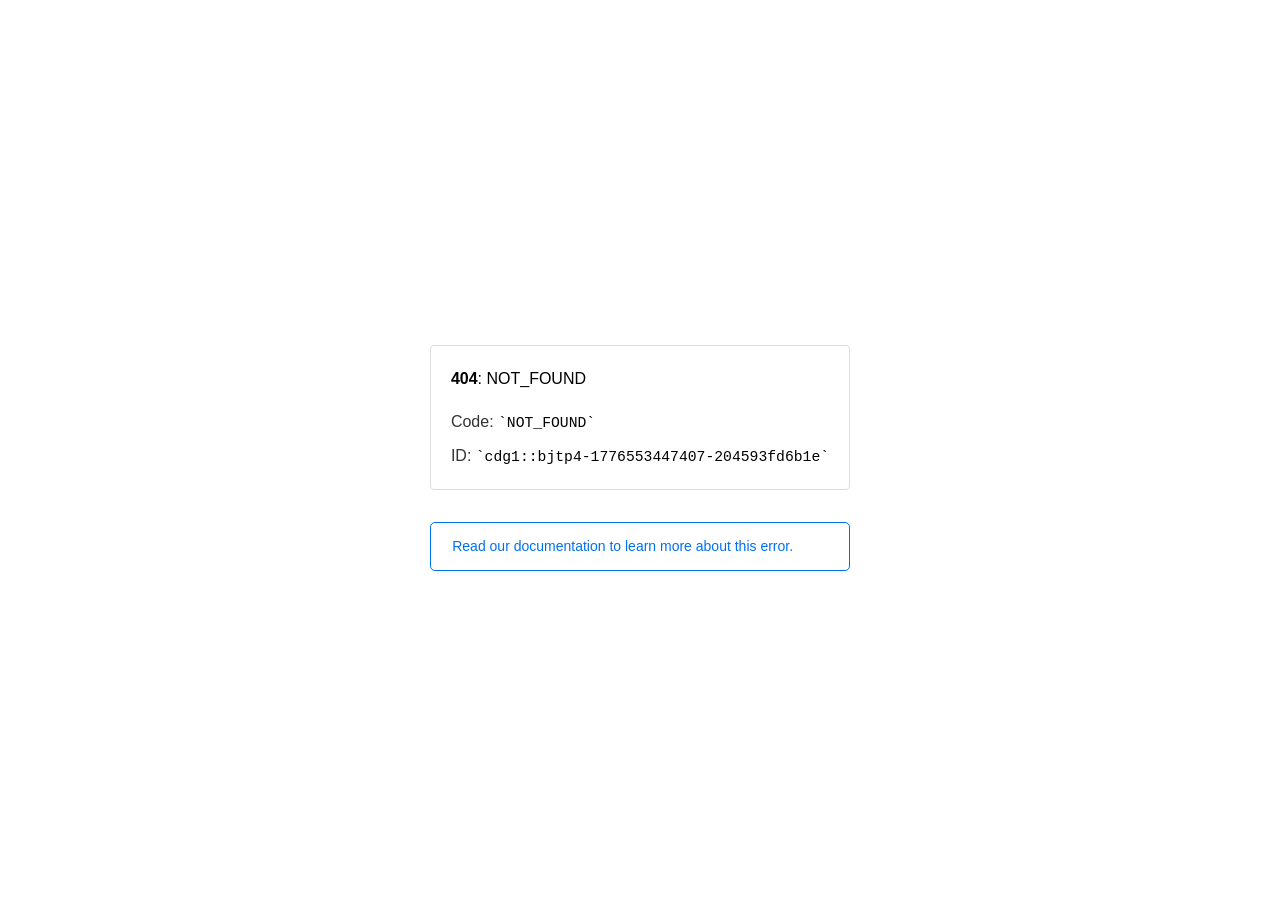
<file: team-details.html>
<!doctype html><html lang=en><meta charset=utf-8><meta name=viewport content="width=device-width,initial-scale=1"><meta name=theme-color content=#000><title>404: NOT_FOUND</title><style>html{font-size:62.5%;box-sizing:border-box;height:-webkit-fill-available}*,::after,::before{box-sizing:inherit}body{font-family:sf pro text,sf pro icons,helvetica neue,helvetica,arial,sans-serif;font-size:1.6rem;line-height:1.65;word-break:break-word;font-kerning:auto;font-variant:normal;-webkit-font-smoothing:antialiased;-moz-osx-font-smoothing:grayscale;text-rendering:optimizeLegibility;hyphens:auto;height:100vh;height:-webkit-fill-available;max-height:100vh;max-height:-webkit-fill-available;margin:0}::selection{background:#79ffe1}::-moz-selection{background:#79ffe1}a{cursor:pointer;color:#0070f3;text-decoration:none;transition:all .2s ease;border-bottom:1px solid #0000}a:hover{border-bottom:1px solid #0070f3}ul{padding:0;margin-left:1.5em;list-style-type:none}li{margin-bottom:10px}ul li:before{content:'\02013'}li:before{display:inline-block;color:#ccc;position:absolute;margin-left:-18px;transition:color .2s ease}code{font-family:Menlo,Monaco,Lucida Console,Liberation Mono,DejaVu Sans Mono,Bitstream Vera Sans Mono,Courier New,monospace,serif;font-size:.92em}code:after,code:before{content:'`'}.container{display:flex;justify-content:center;flex-direction:column;min-height:100%}main{max-width:80rem;padding:4rem 6rem;margin:auto}ul{margin-bottom:32px}.error-title{font-size:2rem;padding-left:22px;line-height:1.5;margin-bottom:24px}.error-title-guilty{border-left:2px solid #ed367f}.error-title-innocent{border-left:2px solid #59b89c}@media(max-width:500px){.owner-error{display:none}}main p{color:#333}.devinfo-container{border:1px solid #ddd;border-radius:4px;padding:2rem;display:flex;flex-direction:column;margin-bottom:32px}.error-code{margin:0;font-size:1.6rem;color:#000;margin-bottom:1.6rem}.devinfo-line{color:#333}.devinfo-line code,code,li{color:#000}.devinfo-line:not(:last-child){margin-bottom:8px}.docs-link,.contact-link{font-weight:500}header,footer,footer a{display:flex;justify-content:center;align-items:center}header,footer{min-height:100px;height:100px}header{border-bottom:1px solid #eaeaea}header h1{font-size:1.8rem;margin:0;font-weight:500}header p{font-size:1.3rem;margin:0;font-weight:500}.header-item{display:flex;padding:0 2rem;margin:2rem 0;text-decoration:line-through;color:#999}.header-item.active{color:#ff0080;text-decoration:none}.header-item.first{border-right:1px solid #eaeaea}.header-item-content{display:flex;flex-direction:column}.header-item-icon{margin-right:1rem;margin-top:.6rem}footer{border-top:1px solid #eaeaea}footer a{color:#000}footer a:hover{border-bottom-color:#0000}footer svg{margin-left:.8rem}.note{padding:8pt 16pt;border-radius:5px;border:1px solid #0070f3;font-size:14px;line-height:1.8;color:#0070f3}@media(max-width:500px){.devinfo-container .devinfo-line code{margin-top:.4rem}.devinfo-container .devinfo-line:not(:last-child){margin-bottom:1.6rem}.devinfo-container{margin-bottom:0}header{flex-direction:column;height:auto;min-height:auto;align-items:flex-start}.header-item.first{border-right:none;margin-bottom:0}main{padding:1rem 2rem}body{font-size:1.4rem;line-height:1.55}footer{display:none}.note{margin-top:16px}}</style><div class=container><main><p class=devinfo-container><span class=error-code><strong>404</strong>: NOT_FOUND</span>
<span class=devinfo-line>Code: <code>NOT_FOUND</code></span>
<span class=devinfo-line>ID: <code>cdg1::bjtp4-1776553447407-204593fd6b1e</code></p><a href=https://vercel.com/docs/errors/NOT_FOUND class=owner-error><div class=note>Read our documentation to learn more about this error.</div></a></main></div>
</file>
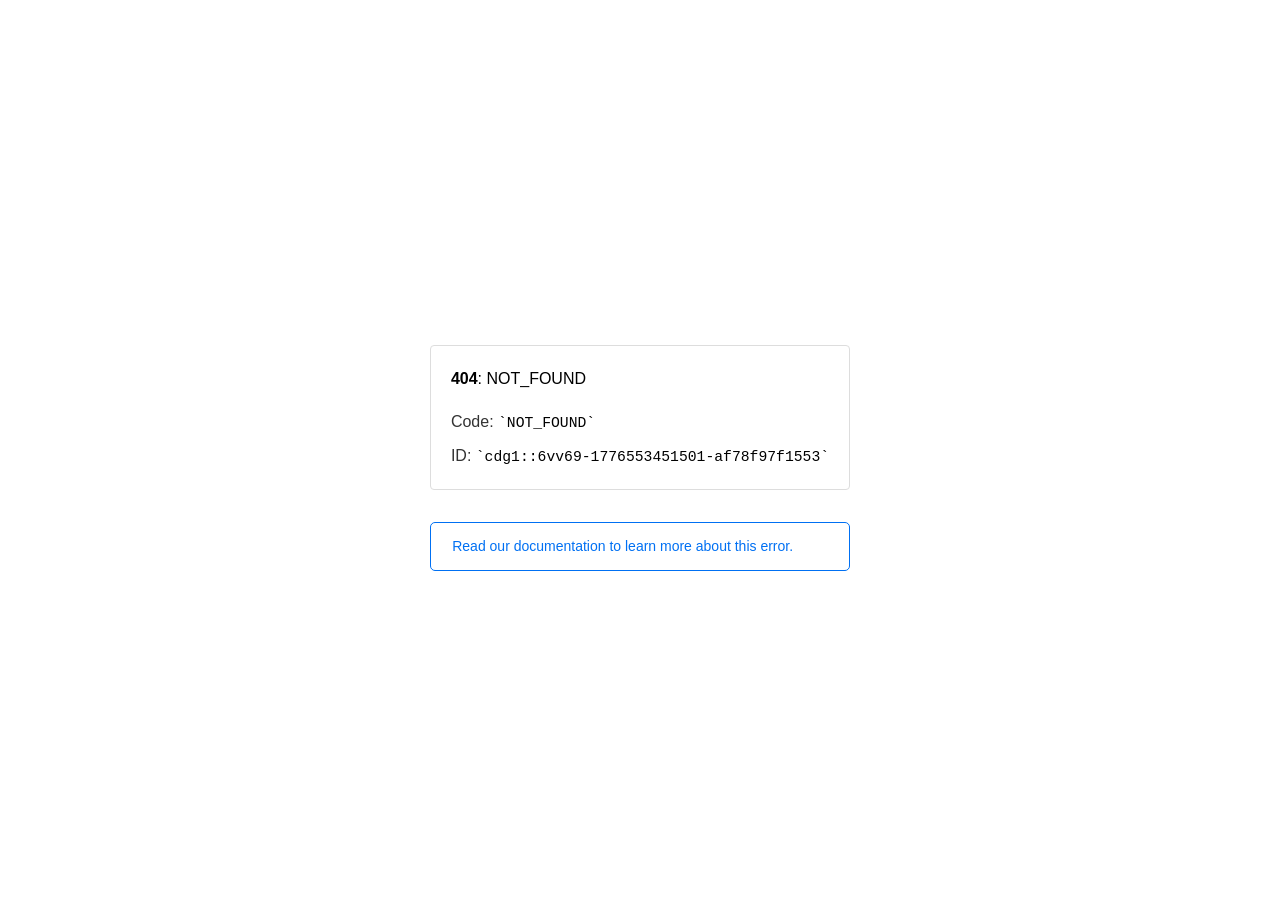
<file: team.html>
<!doctype html><html lang=en><meta charset=utf-8><meta name=viewport content="width=device-width,initial-scale=1"><meta name=theme-color content=#000><title>404: NOT_FOUND</title><style>html{font-size:62.5%;box-sizing:border-box;height:-webkit-fill-available}*,::after,::before{box-sizing:inherit}body{font-family:sf pro text,sf pro icons,helvetica neue,helvetica,arial,sans-serif;font-size:1.6rem;line-height:1.65;word-break:break-word;font-kerning:auto;font-variant:normal;-webkit-font-smoothing:antialiased;-moz-osx-font-smoothing:grayscale;text-rendering:optimizeLegibility;hyphens:auto;height:100vh;height:-webkit-fill-available;max-height:100vh;max-height:-webkit-fill-available;margin:0}::selection{background:#79ffe1}::-moz-selection{background:#79ffe1}a{cursor:pointer;color:#0070f3;text-decoration:none;transition:all .2s ease;border-bottom:1px solid #0000}a:hover{border-bottom:1px solid #0070f3}ul{padding:0;margin-left:1.5em;list-style-type:none}li{margin-bottom:10px}ul li:before{content:'\02013'}li:before{display:inline-block;color:#ccc;position:absolute;margin-left:-18px;transition:color .2s ease}code{font-family:Menlo,Monaco,Lucida Console,Liberation Mono,DejaVu Sans Mono,Bitstream Vera Sans Mono,Courier New,monospace,serif;font-size:.92em}code:after,code:before{content:'`'}.container{display:flex;justify-content:center;flex-direction:column;min-height:100%}main{max-width:80rem;padding:4rem 6rem;margin:auto}ul{margin-bottom:32px}.error-title{font-size:2rem;padding-left:22px;line-height:1.5;margin-bottom:24px}.error-title-guilty{border-left:2px solid #ed367f}.error-title-innocent{border-left:2px solid #59b89c}@media(max-width:500px){.owner-error{display:none}}main p{color:#333}.devinfo-container{border:1px solid #ddd;border-radius:4px;padding:2rem;display:flex;flex-direction:column;margin-bottom:32px}.error-code{margin:0;font-size:1.6rem;color:#000;margin-bottom:1.6rem}.devinfo-line{color:#333}.devinfo-line code,code,li{color:#000}.devinfo-line:not(:last-child){margin-bottom:8px}.docs-link,.contact-link{font-weight:500}header,footer,footer a{display:flex;justify-content:center;align-items:center}header,footer{min-height:100px;height:100px}header{border-bottom:1px solid #eaeaea}header h1{font-size:1.8rem;margin:0;font-weight:500}header p{font-size:1.3rem;margin:0;font-weight:500}.header-item{display:flex;padding:0 2rem;margin:2rem 0;text-decoration:line-through;color:#999}.header-item.active{color:#ff0080;text-decoration:none}.header-item.first{border-right:1px solid #eaeaea}.header-item-content{display:flex;flex-direction:column}.header-item-icon{margin-right:1rem;margin-top:.6rem}footer{border-top:1px solid #eaeaea}footer a{color:#000}footer a:hover{border-bottom-color:#0000}footer svg{margin-left:.8rem}.note{padding:8pt 16pt;border-radius:5px;border:1px solid #0070f3;font-size:14px;line-height:1.8;color:#0070f3}@media(max-width:500px){.devinfo-container .devinfo-line code{margin-top:.4rem}.devinfo-container .devinfo-line:not(:last-child){margin-bottom:1.6rem}.devinfo-container{margin-bottom:0}header{flex-direction:column;height:auto;min-height:auto;align-items:flex-start}.header-item.first{border-right:none;margin-bottom:0}main{padding:1rem 2rem}body{font-size:1.4rem;line-height:1.55}footer{display:none}.note{margin-top:16px}}</style><div class=container><main><p class=devinfo-container><span class=error-code><strong>404</strong>: NOT_FOUND</span>
<span class=devinfo-line>Code: <code>NOT_FOUND</code></span>
<span class=devinfo-line>ID: <code>cdg1::6vv69-1776553451501-af78f97f1553</code></p><a href=https://vercel.com/docs/errors/NOT_FOUND class=owner-error><div class=note>Read our documentation to learn more about this error.</div></a></main></div>
</file>
